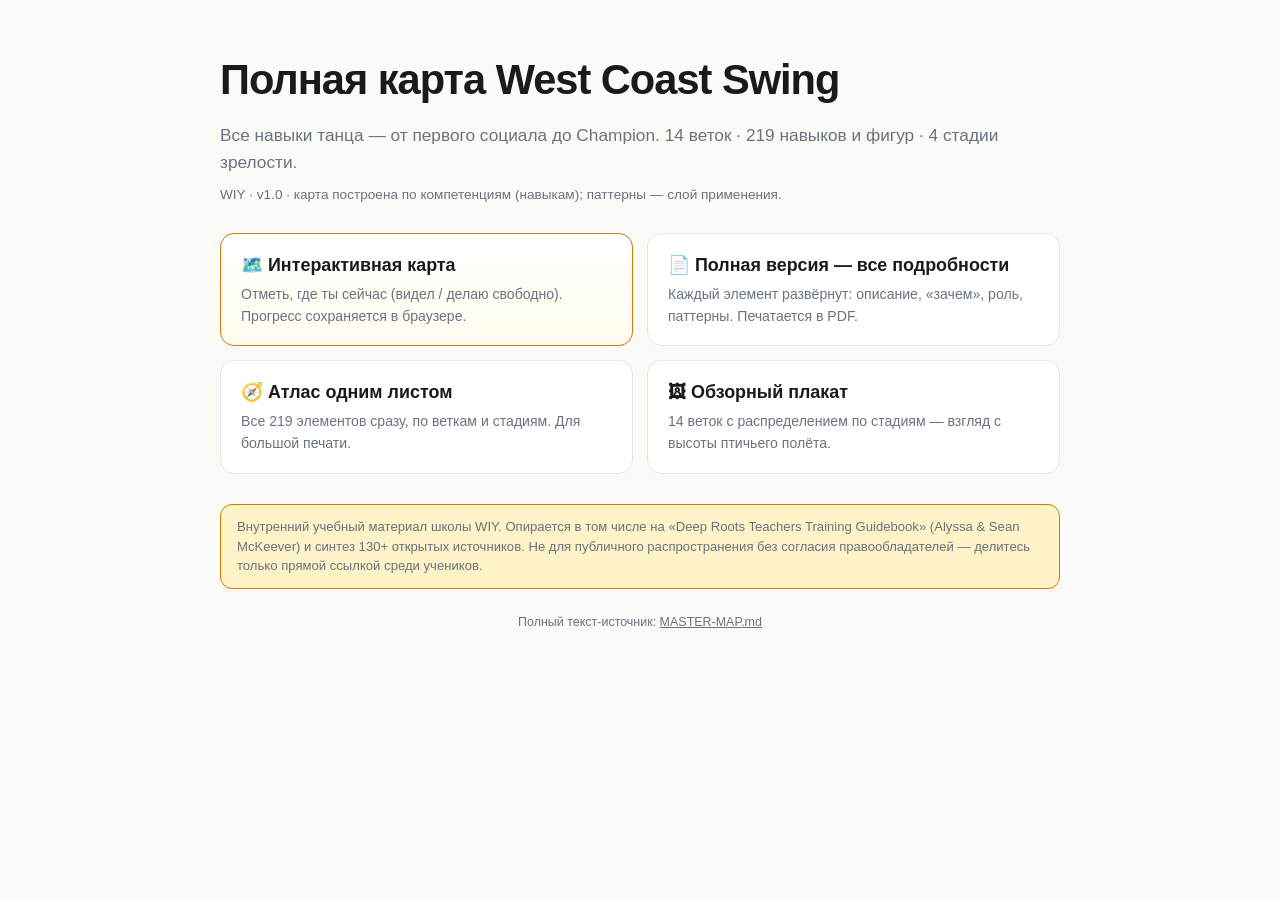
<file: index.html>
<!DOCTYPE html>
<html lang="ru">
<head>
<meta charset="UTF-8">
<meta name="robots" content="noindex, nofollow, noarchive">
<meta name="viewport" content="width=device-width, initial-scale=1.0">
<title>Карта West Coast Swing — WIY</title>
<style>
:root{--ink:#1a1a1a;--mut:#6b7280;--bord:#e5e7eb;--bg:#fafaf7;--card:#fff;--accent:#d97706;--accent-soft:#fef3c7}
@media(prefers-color-scheme:dark){:root{--ink:#f1f5f9;--mut:#94a3b8;--bord:#334155;--bg:#0f172a;--card:#1e293b;--accent:#f59e0b;--accent-soft:#422006}}
*{box-sizing:border-box}body{margin:0;font-family:-apple-system,BlinkMacSystemFont,"Segoe UI",Roboto,Helvetica,Arial,sans-serif;background:var(--bg);color:var(--ink);line-height:1.55}
.wrap{max-width:880px;margin:0 auto;padding:48px 20px 60px}
h1{font-size:clamp(1.8rem,5vw,2.6rem);margin:0 0 10px;letter-spacing:-1px}
.sub{color:var(--mut);font-size:1.08rem;margin:0 0 8px}
.meta{color:var(--mut);font-size:.85rem;margin:0 0 28px}
.grid{display:grid;gap:14px}
@media(min-width:640px){.grid{grid-template-columns:1fr 1fr}}
a.card{display:block;text-decoration:none;color:inherit;background:var(--card);border:1px solid var(--bord);border-radius:14px;padding:18px 20px;transition:.15s}
a.card:hover{border-color:var(--accent);transform:translateY(-2px)}
a.card .t{font-size:1.12rem;font-weight:700;margin-bottom:4px}
a.card .d{font-size:.88rem;color:var(--mut)}
a.card.primary{border-color:var(--accent);background:linear-gradient(180deg,var(--card),var(--accent-soft) 320%)}
.note{margin-top:30px;font-size:.82rem;color:var(--mut);background:var(--accent-soft);border:1px solid var(--accent);border-radius:12px;padding:12px 16px;line-height:1.5}
footer{margin-top:24px;color:var(--mut);font-size:.78rem;text-align:center}
</style>
</head>
<body><div class="wrap">
<h1>Полная карта West Coast Swing</h1>
<p class="sub">Все навыки танца — от первого социала до Champion. 14 веток · 219 навыков и фигур · 4 стадии зрелости.</p>
<p class="meta">WIY · v1.0 · карта построена по компетенциям (навыкам); паттерны — слой применения.</p>
<div class="grid">
<a class="card primary" href="master.html"><div class="t">🗺️ Интерактивная карта</div><div class="d">Отметь, где ты сейчас (видел / делаю свободно). Прогресс сохраняется в браузере.</div></a>
<a class="card" href="master-full.html"><div class="t">📄 Полная версия — все подробности</div><div class="d">Каждый элемент развёрнут: описание, «зачем», роль, паттерны. Печатается в PDF.</div></a>
<a class="card" href="master-atlas.svg"><div class="t">🧭 Атлас одним листом</div><div class="d">Все 219 элементов сразу, по веткам и стадиям. Для большой печати.</div></a>
<a class="card" href="master-poster.svg"><div class="t">🖼 Обзорный плакат</div><div class="d">14 веток с распределением по стадиям — взгляд с высоты птичьего полёта.</div></a>
</div>
<p class="note">Внутренний учебный материал школы WIY. Опирается в том числе на «Deep Roots Teachers Training Guidebook» (Alyssa &amp; Sean McKeever) и синтез 130+ открытых источников. Не для публичного распространения без согласия правообладателей — делитесь только прямой ссылкой среди учеников.</p>
<footer>Полный текст-источник: <a href="MASTER-MAP.md" style="color:var(--mut)">MASTER-MAP.md</a></footer>
</div></body></html>
</file>
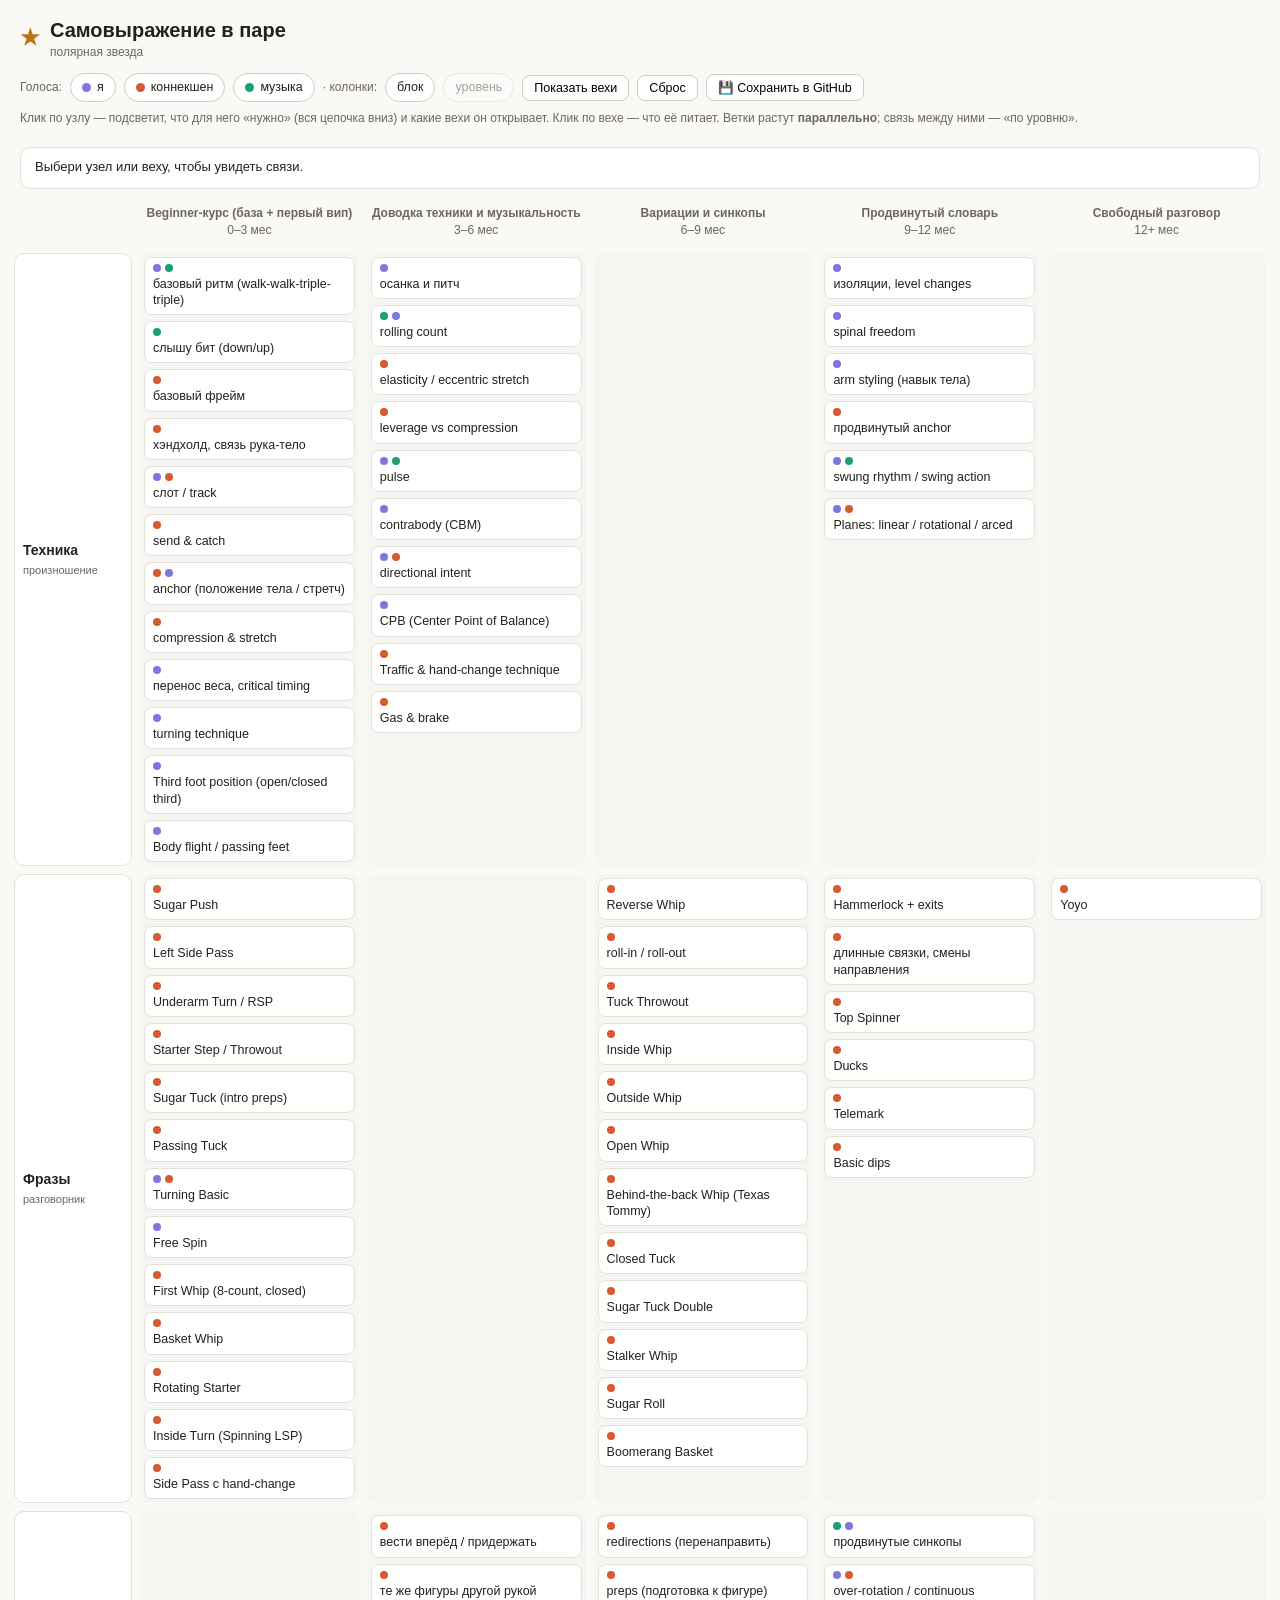
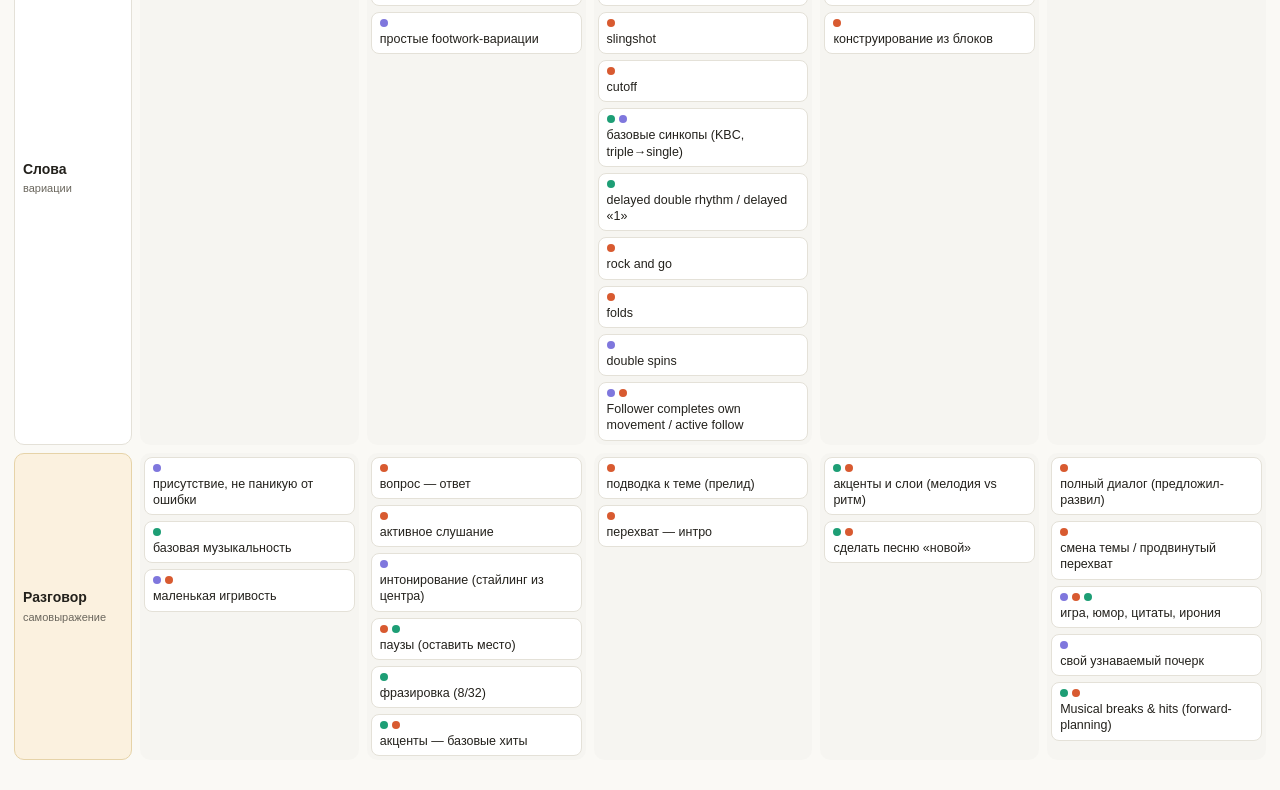
<file: dancer-graph/index.html>
<!DOCTYPE html>
<html lang="ru">
<head>
<meta charset="utf-8">
<meta name="viewport" content="width=device-width, initial-scale=1">
<title>Карта развития танцора WCS — граф</title>
<style>
  :root{
    --bg:#faf9f5; --panel:#ffffff; --ink:#23211c; --muted:#6b675e;
    --line:#e4e1d8; --line2:#cfccc2;
    --self:#7F77DD; --partner:#D85A30; --music:#1D9E75;
    --star:#BA7517; --req:#1D9E75; --gate:#BA7517;
  }
  *{box-sizing:border-box}
  body{margin:0;background:var(--bg);color:var(--ink);
    font-family:-apple-system,BlinkMacSystemFont,"Segoe UI",Roboto,Helvetica,Arial,sans-serif;
    font-size:14px;line-height:1.4}
  header{padding:16px 20px 10px}
  .star{display:flex;align-items:center;gap:10px;font-size:20px;font-weight:600}
  .star .badge{color:var(--star);font-size:22px}
  .star small{display:block;font-weight:400;font-size:12px;color:var(--muted)}
  .controls{display:flex;flex-wrap:wrap;gap:8px;align-items:center;margin-top:12px}
  .chip{border:1px solid var(--line2);background:var(--panel);border-radius:20px;
    padding:5px 11px;cursor:pointer;font-size:12.5px;user-select:none;display:inline-flex;align-items:center;gap:6px}
  .chip .dot{width:9px;height:9px;border-radius:50%}
  .chip.off{opacity:.4}
  .btn{border:1px solid var(--line2);background:var(--panel);border-radius:8px;padding:5px 11px;cursor:pointer;font-size:12.5px}
  .btn:hover{border-color:var(--ink)}
  .hint{color:var(--muted);font-size:12px;margin-top:8px}
  #info{margin:10px 20px;padding:10px 14px;background:var(--panel);border:1px solid var(--line);
    border-radius:10px;min-height:42px;font-size:13px}
  #info .k{color:var(--muted)}
  #info b{font-weight:600}
  #graph{position:relative;margin:6px 14px 30px;overflow-x:auto}
  svg.edges{position:absolute;inset:0;pointer-events:none;z-index:1;overflow:visible}
  .matrix{display:grid;grid-template-columns:118px repeat(3,minmax(190px,1fr));gap:8px;position:relative;z-index:2}
  .hcell{font-size:12px;color:var(--muted);font-weight:600;padding:6px 4px;text-align:center}
  .corner{}
  .blabel{display:flex;flex-direction:column;justify-content:center;padding:8px;border-radius:10px;
    background:var(--panel);border:1px solid var(--line);font-weight:600}
  .blabel small{font-weight:400;color:var(--muted);font-size:11px;margin-top:2px}
  .blabel.talk{background:#fbf1df;border-color:#e6d3a8}
  .cell{display:flex;flex-direction:column;gap:6px;padding:4px;border-radius:10px;
    background:rgba(0,0,0,.015);min-height:40px}
  .card{background:var(--panel);border:1px solid var(--line);border-radius:8px;padding:6px 8px;
    cursor:pointer;font-size:12.5px;line-height:1.3;transition:opacity .12s,border-color .12s}
  .card:hover{border-color:var(--line2)}
  .card .voices{display:flex;gap:4px;margin-bottom:4px}
  .card .vd{width:8px;height:8px;border-radius:50%}
  .vd.self{background:var(--self)} .vd.partner{background:var(--partner)} .vd.music{background:var(--music)}
  .card.active{border-color:var(--ink);box-shadow:0 0 0 2px var(--ink)}
  .card.req{border-color:var(--req);background:#eafaf2}
  .card.dim{opacity:.22}
  .card.voiceoff{opacity:.16;pointer-events:none}
  .ms-section{margin-top:14px}
  .ms-head{font-size:12px;color:var(--muted);font-weight:600;margin:0 4px 6px}
  .ms-grid{display:grid;grid-template-columns:repeat(auto-fill,minmax(220px,1fr));gap:8px}
  .ms-card{background:#fbf1df;border:1px solid #e6d3a8;border-radius:8px;padding:7px 9px;cursor:pointer;font-size:12.5px}
  .ms-card .ctx{font-size:11px;color:#8a6a1e;font-weight:600;text-transform:uppercase;letter-spacing:.03em}
  .ms-card.active{box-shadow:0 0 0 2px var(--gate)}
  .ms-card.dim{opacity:.25}
  .ms-card.req{border-color:var(--gate);background:#f7e6c4}
  .cell.drop-hover{outline:2px dashed var(--req);outline-offset:-2px;background:#eafaf2}
  .card[draggable="true"]{cursor:grab}
  .card.dragging{opacity:.4}
  .hidden{display:none}
</style>
</head>
<body>
<header>
  <div class="star"><span class="badge">★</span><span id="star-label">Самовыражение в паре<small id="star-sub">полярная звезда</small></span></div>
  <div class="controls" id="controls">
    <span style="font-size:12px;color:var(--muted)">Голоса:</span>
    <span class="chip" data-voice="self"><span class="dot" style="background:var(--self)"></span>я</span>
    <span class="chip" data-voice="partner"><span class="dot" style="background:var(--partner)"></span>коннекшен</span>
    <span class="chip" data-voice="music"><span class="dot" style="background:var(--music)"></span>музыка</span>
    <span style="font-size:12px;color:var(--muted)">· колонки:</span>
    <span class="chip" data-group="block">блок</span>
    <span class="chip off" data-group="level">уровень</span>
    <button class="btn" id="toggle-ms">Показать вехи</button>
    <button class="btn" id="reset">Сброс</button>
    <button class="btn" id="save-blocks">💾 Сохранить в GitHub</button>
    <span id="save-status" style="font-size:12px;color:var(--muted)"></span>
    <span id="order-status" style="font-size:12px"></span>
  </div>
  <div class="hint">Клик по узлу — подсветит, что для него «нужно» (вся цепочка вниз) и какие вехи он открывает. Клик по вехе — что её питает. Ветки растут <b>параллельно</b>; связь между ними — «по уровню».</div>
</header>

<div id="info">Выбери узел или веху, чтобы увидеть связи.</div>
<div id="order-banner" style="display:none;margin:0 20px 6px;padding:8px 12px;border:1px solid #e0b4b4;background:#fcebeb;border-radius:8px;font-size:13px;color:#A32D2D"></div>

<div id="graph">
  <svg class="edges" id="edges"><defs>
    <marker id="arrow" viewBox="0 0 10 10" refX="9" refY="5" markerWidth="7" markerHeight="7" orient="auto-start-reverse">
      <path d="M0,0 L10,5 L0,10 z" fill="#1D9E75"></path>
    </marker>
  </defs></svg>
  <div class="matrix" id="matrix"></div>
  <div class="ms-section hidden" id="ms-section">
    <div class="ms-head">Вехи, которые можно праздновать</div>
    <div class="ms-grid" id="ms-grid"></div>
  </div>
</div>

<script>
/* Данные встроены из graph-data.js (источник правды). Регенерация: inline.mjs */
/* Данные графа развития танцора WCS (v2).
   Источник правды для index.html. Структура — см. 01-schema.md.
   Голоса: self=я, partner=коннекшен, music=музыка.
   Источники: McK=McKeever, rep=рисёрч-репорт, map=карта 14 веток. */
window.WCS_GRAPH = {
  "star": {"label":"Самовыражение в паре","sub":"полярная звезда"},
  "voices": {"self":{"label":"я","color":"#7F77DD"},"partner":{"label":"коннекшен","color":"#D85A30"},"music":{"label":"музыка","color":"#1D9E75"}},
  "branches": [{"id":"tech","label":"Техника","sub":"произношение"},{"id":"phr","label":"Фразы","sub":"разговорник"},{"id":"word","label":"Слова","sub":"вариации"},{"id":"talk","label":"Разговор","sub":"самовыражение"}],
  "levels": [{"id":"Б","label":"Базовый"},{"id":"С","label":"Средний"},{"id":"П","label":"Продвинутый"}],
  "blocks": [{"id":"b1","months":"0–3 мес","label":"Beginner-курс (база + первый вип)"},{"id":"b2","months":"3–6 мес","label":"Доводка техники и музыкальность"},{"id":"b3","months":"6–9 мес","label":"Вариации и синкопы"},{"id":"b4","months":"9–12 мес","label":"Продвинутый словарь"},{"id":"b5","months":"12+ мес","label":"Свободный разговор"}],
  "skills": [
    {"id":"tech-basic-rhythm","label":"базовый ритм (walk-walk-triple-triple)","branch":"tech","level":"Б","voices":["self","music"],"needs":[],"src":"McK,rep","desc":"Базовый ритм WCS walk-walk-triple-step (1-2-3&4-5&6): лид стартует с левой, фоллоу с правой. McKeever советует сначала прохлопать ритм, а потом ставить в ноги.","block":"b1"},
    {"id":"tech-hear-beat","label":"слышу бит (down/up)","branch":"tech","level":"Б","voices":["music"],"needs":[],"src":"McK","desc":"Слышу метроном песни: bass drum это down beat (нечётные 1,3,5,7), snare/clap это upbeat (чётные 2,4,6,8). Низкий жест рукой на down, высокий на up: «Boom tick Boom & Tick».","block":"b1"},
    {"id":"tech-posture","label":"осанка и питч","branch":"tech","level":"С","voices":["self"],"needs":[],"src":"rep","desc":"Осанка и питч корпуса: вертикальная организация тела как первый из 8 personal movement skills (pitch → posture → footwork…) школы Swing Literacy, основа всей сольной механики.","block":"b2"},
    {"id":"tech-frame","label":"базовый фрейм","branch":"tech","level":"Б","voices":["partner"],"needs":[],"src":"McK","desc":"Базовый фрейм: позиция и тонус рук/корпуса, через который проходят сигналы. Лид более динамичный (cushion и follow through), фоллоу более постоянный с буфером для чёткой связи рука-тело.","block":"b1"},
    {"id":"tech-handhold","label":"хэндхолд, связь рука-тело","branch":"tech","level":"Б","voices":["partner"],"needs":["tech-frame"],"src":"McK","desc":"Хэндхолд и связь рука-тело: средние пальцы перекрываются на первой фаланге, остальные подгибаются в полуцилиндр. Хват работает как рукоятка тела, отсюда «открывание/закрывание дверей».","block":"b1"},
    {"id":"tech-slot","label":"слот / track","branch":"tech","level":"Б","voices":["self","partner"],"needs":[],"src":"McK,map","desc":"Слот (track): прямая линия 8-10 футов, по которой ходит фоллоу как Primary Mover, а лид остаётся впереди или открывает двери влево/вправо. Pass vs Push: пропустить и поймать на другой стороне.","block":"b1"},
    {"id":"tech-send-catch","label":"send & catch","branch":"tech","level":"Б","voices":["partner"],"needs":["tech-frame"],"src":"McK","desc":"Send & Catch: лид начинает паттерн и создаёт момент, шагая назад вниз по слоту на счёт 1, фоллоу продолжает движение с ровным темпом, пока его не остановят или перенаправят, добавляя ротацию для ориентации на лида.","block":"b1"},
    {"id":"tech-anchor","label":"anchor (положение тела / стретч)","branch":"tech","level":"Б","voices":["partner","self"],"needs":["tech-send-catch"],"src":"McK,rep","desc":"Anchor: момент, где лид и фоллоу создают эластичный стретч в оппозиции, завершающий один паттерн и перенаправляющий фоллоу в новое движение. Всегда на последнем чётном счёте (6 или 8), стартует новый паттерн на следующий down beat.","block":"b1"},
    {"id":"tech-comp-stretch","label":"compression & stretch","branch":"tech","level":"Б","voices":["partner"],"needs":["tech-anchor"],"src":"McK","desc":"Compression & stretch (lean in, sit back): WCS дефолтит в оппозицию. Партнёры наклоняются друг к другу (A-frame), затем отправляют бёдра и спину назад в leveraged counter (V-frame), с cushioning на входе в компрессию и выходе в leverage.","block":"b1"},
    {"id":"tech-weight-transfer","label":"перенос веса, critical timing","branch":"tech","level":"С","voices":["self"],"needs":["tech-basic-rhythm"],"src":"McK","desc":"Перенос веса и critical timing: посыл и приём, нога толкается от пола; цикл Strike, Transfer, Complete, Prepare. Вес переносится постепенно через долю (heavy-light-light), а не разом в начале счёта.","block":"b1"},
    {"id":"tech-rolling-count","label":"rolling count","branch":"tech","level":"С","voices":["music","self"],"needs":["tech-weight-transfer"],"src":"rep,McK","desc":"Rolling count (система Universal Unit Skippy Blair / GSDTA): непрерывный синкопированный счёт через Unit Card System как инструмент тайминга и креативного ритма, даёт движение вне доли (off-beat).","block":"b2"},
    {"id":"tech-elasticity","label":"elasticity / eccentric stretch","branch":"tech","level":"С","voices":["partner"],"needs":["tech-comp-stretch"],"src":"rep,McK","desc":"Elasticity / eccentric stretch: эластичная связь как «резинка» вместо push-pull Линди/Сальсы; eccentric растяжение через Chair Drill, оппозиция и резистивный релиз вместо жёсткого упора.","block":"b2"},
    {"id":"tech-leverage","label":"leverage vs compression","branch":"tech","level":"С","voices":["partner"],"needs":["tech-elasticity"],"src":"rep","desc":"Leverage против compression: две половины эластичной связи WCS, растяжение (leverage через counterweight) и сжатие (compression). Различение того, когда тянуть, а когда поджимать в counter.","block":"b2"},
    {"id":"tech-pulse","label":"pulse","branch":"tech","level":"С","voices":["self","music"],"needs":["tech-rolling-count"],"src":"rep","desc":"Pulse: непрерывная ритмическая компрессия-растяжение тела, дающая WCS «свинговое» дыхание и связь с backbone музыки. Это не КОГДА шаг (timing), а КАК тело дышит с долей, акцентируя down/up beat.","block":"b2"},
    {"id":"tech-turning","label":"turning technique","branch":"tech","level":"С","voices":["self"],"needs":["tech-basic-rhythm"],"src":"rep","desc":"Turning technique: механика поворотов и спинов, баланс на CPB и подготовка к фигурам с ротацией (turning basic, free spin, double spins). Один из 8 personal movement skills.","block":"b1"},
    {"id":"tech-contrabody","label":"contrabody (CBM)","branch":"tech","level":"С","voices":["self"],"needs":["tech-posture"],"src":"rep","desc":"Contrabody (CBM): transverse opposition корпуса, противонаправленное вращение плеч и бёдер. Часть spinal freedom; седьмой из 8 personal movement skills Swing Literacy.","block":"b2"},
    {"id":"tech-direction","label":"directional intent","branch":"tech","level":"С","voices":["self","partner"],"needs":["tech-anchor"],"src":"McK","desc":"Directional intent: свинг танцуется с намерением вверх или вниз по слоту, ища оппозицию с партнёром, почти без моментов вертикального покоя спины. Держит связь активной и включает tonic-мышцы (psoas).","block":"b2"},
    {"id":"tech-isolations","label":"изоляции, level changes","branch":"tech","level":"П","voices":["self"],"needs":["tech-contrabody"],"src":"rep","desc":"Изоляции и смены уровня: контроль отдельных частей тела и level changes как продвинутый сольный стайлинг, надстройка над contrabody и spinal freedom.","block":"b4"},
    {"id":"tech-spinal","label":"spinal freedom","branch":"tech","level":"П","voices":["self"],"needs":["tech-contrabody"],"src":"McK","desc":"Spinal freedom: flexion и extension позвоночника, transverse opposition (contrabody) и spinal circles, дающие телу свободу и объём движения на продвинутом уровне.","block":"b4"},
    {"id":"tech-arm-styling","label":"arm styling (навык тела)","branch":"tech","level":"П","voices":["self"],"needs":["tech-turning"],"src":"rep","desc":"Arm styling как навык тела: оформление рук из центра, восьмой и финальный из 8 personal movement skills Swing Literacy (pitch → … → arm styling), надстройка над поворотами.","block":"b4"},
    {"id":"tech-adv-anchor","label":"продвинутый anchor","branch":"tech","level":"П","voices":["partner"],"needs":["tech-elasticity"],"src":"rep","desc":"Продвинутый anchor: переход от фиксированного ритма к anchor как положению тела и состоянию связи, с вариациями и игрой на эластичности, а не заученному foot pattern.","block":"b4"},
    {"id":"tech-swung","label":"swung rhythm / swing action","branch":"tech","level":"П","voices":["self","music"],"needs":["tech-pulse"],"src":"McK","desc":"Swung rhythm / swing action: синкопированный side dominant triple с pendulum-действием в теле и качанием бедра через перенос веса, дающий WCS его «свинг».","block":"b4"},
    {"id":"phr-sugar-push","label":"Sugar Push","branch":"phr","level":"Б","voices":["partner"],"needs":["tech-anchor","tech-send-catch"],"src":"McK,rep","desc":"Sugar Push (Push Break): 6-счётная фигура на компрессии. Лид шагает назад на 1, собирается в open third на 2, поджимает в closed third на 3& предлагая cushion-компрессию, шлёт фоллоу обратно на 4 и оседает в anchor на 5&6.","block":"b1"},
    {"id":"phr-lsp","label":"Left Side Pass","branch":"phr","level":"Б","voices":["partner"],"needs":["tech-slot"],"src":"McK,rep","desc":"Left Side Pass: партнёры меняются местами мимо левой стороны лида. Лид шагает вниз по слоту на 1, открывает слот слева на 2; фоллоу проходит, скрещивая левую перед правой на «&» счёта 3, лид встаёт назад на 4 и притормаживает в anchor.","block":"b1"},
    {"id":"phr-uat","label":"Underarm Turn / RSP","branch":"phr","level":"Б","voices":["partner"],"needs":["phr-lsp"],"src":"McK,rep","desc":"Underarm Turn (RSP): лид открывает правую сторону, поднимает левую руку выше глаз фоллоу, разворачивает ладонь, пальцы указывают через лицо фоллоу (inside turn), создаёт «окно» и halo вокруг головы; фоллоу разворачивается на 180° к лиду.","block":"b1"},
    {"id":"phr-starter","label":"Starter Step / Throwout","branch":"phr","level":"Б","voices":["partner"],"needs":["tech-basic-rhythm"],"src":"rep,McK","desc":"Starter Step / Throwout (Triple Rhythm Break у Skippy Blair): стартовый паттерн-«запуск», открывающий танец из закрытой/базовой позиции в слот; первый паттерн на уроке Beginner+.","block":"b1"},
    {"id":"phr-sugar-tuck","label":"Sugar Tuck (intro preps)","branch":"phr","level":"С","voices":["partner"],"needs":["phr-sugar-push","tech-turning"],"src":"McK","desc":"Sugar Tuck: первое знакомство с preps (подготовкой к фигуре). Из шугар-пуша лид через компрессию «подворачивает» фоллоу с подготовкой к повороту. Beginner+ паттерн у McKeever. Синоним: Lazy Man Tuck (JT).","block":"b1"},
    {"id":"phr-passing-tuck","label":"Passing Tuck","branch":"phr","level":"С","voices":["partner"],"needs":["phr-sugar-tuck"],"src":"McK","desc":"Passing Tuck: tuck, совмещённый с проходом по слоту, фоллоу подворачивается и проходит дальше; развитие sugar tuck из списка Beginner+ McKeever. Синоним: Traveling Tuck.","block":"b1"},
    {"id":"phr-turning-basic","label":"Turning Basic","branch":"phr","level":"С","voices":["self","partner"],"needs":["tech-turning"],"src":"McK","desc":"Turning Basic: базовый паттерн с поворотом на основе turning technique; вводит ротацию в знакомую базовую структуру. Beginner+ у McKeever.","block":"b1"},
    {"id":"phr-free-spin","label":"Free Spin","branch":"phr","level":"С","voices":["self"],"needs":["tech-turning"],"src":"McK","desc":"Free Spin: фоллоу получает автономный спин с РАЗРЫВОМ коннекта (рука отпускается). НЕ синоним Inside Turn / Spinning Left Side Pass — там связь сохраняется. Beginner+ у McKeever.","block":"b1"},
    {"id":"phr-first-whip","label":"First Whip (8-count, closed)","branch":"phr","level":"С","voices":["partner"],"needs":["tech-frame","tech-comp-stretch"],"src":"McK,rep","desc":"First Whip (8-count, closed): структурная точка перегиба куррикулума — вводит закрытую позицию и 8-счётный ритм. Никогда не первый урок, обычно урок 5-11. Требует фрейма и compression/stretch.","block":"b1"},
    {"id":"phr-basket-whip","label":"Basket Whip","branch":"phr","level":"С","voices":["partner"],"needs":["phr-first-whip"],"src":"McK","desc":"Basket Whip: вариация випа с переходом в basket-позицию; одна из первых whip-вариаций списка Beginner+ McKeever.","block":"b1"},
    {"id":"phr-reverse-whip","label":"Reverse Whip","branch":"phr","level":"П","voices":["partner"],"needs":["phr-first-whip"],"src":"McK","desc":"Reverse Whip: вип в обратном направлении вращения; надстройка над first whip (McKeever: «Reverse Whip + variations»).","block":"b3"},
    {"id":"phr-hammerlock","label":"Hammerlock + exits","branch":"phr","level":"П","voices":["partner"],"needs":["phr-first-whip"],"src":"McK","desc":"Hammerlock + exits: Advanced-фигура с заведением руки за спину и выходами в basket или shadow позиции; одна из вершин паттерн-вокабуляра McKeever.","block":"b4"},
    {"id":"phr-long-combos","label":"длинные связки, смены направления","branch":"phr","level":"П","voices":["partner"],"needs":[],"src":"rep","desc":"Длинные связки со сменами направления: композиции из нескольких паттернов и continuous-вариаций, продвинутый уровень применения вокабуляра.","block":"b4"},
    {"id":"word-send-vs-push","label":"вести вперёд / придержать","branch":"word","level":"Б","voices":["partner"],"needs":["tech-send-catch"],"src":"McK","desc":"Вести вперёд против придержать: базовый выбор лида внутри Send & Catch — пропустить фоллоу через слот (pass) или поймать впереди и отправить назад (push); основа чёткого, не размытого лида.","block":"b2"},
    {"id":"word-other-hand","label":"те же фигуры другой рукой","branch":"word","level":"Б","voices":["partner"],"needs":["phr-lsp"],"src":"McK","desc":"Те же фигуры другой рукой: использование разных рук для одних и тех же паттернов, расширяющее вход и выход; пункт списка Beginner+ McKeever.","block":"b2"},
    {"id":"word-footwork-var","label":"простые footwork-вариации","branch":"word","level":"Б","voices":["self"],"needs":["tech-basic-rhythm"],"src":"rep","desc":"Простые footwork-вариации: мелкие сольные вариации работы ног (например на anchor) внутри знакомых паттернов; первый слой самовыражения в базе.","block":"b2"},
    {"id":"word-redirections","label":"redirections (перенаправить)","branch":"word","level":"С","voices":["partner"],"needs":["phr-passing-tuck"],"src":"rep,McK","desc":"Redirections: перенаправление движения фоллоу в середине паттерна, изменение траектории через связь; основа side redirect и продвинутого ведения.","block":"b3"},
    {"id":"word-preps","label":"preps (подготовка к фигуре)","branch":"word","level":"С","voices":["partner"],"needs":["phr-sugar-tuck"],"src":"McK","desc":"Preps: подготовка к фигуре — короткий сигнал/набор момента перед поворотом или подворотом (введён через sugar tuck), позволяющий фоллоу прочитать намерение заранее.","block":"b3"},
    {"id":"phr-roll","label":"roll-in / roll-out","branch":"phr","level":"С","voices":["partner"],"needs":["tech-comp-stretch","tech-elasticity"],"src":"rep","desc":"Roll-in / roll-out: одна фигура — фоллоу вкручивается к лиду в обнимающую sweetheart-позицию (roll-in) и выкручивается обратно в открытую (roll-out) через компрессию и эластичную связь. Синонимы: Sweetheart, Cuddle, Wrap, Inside Roll (одно и то же). YoYo — вариация. Shadow — другое.","block":"b3"},
    {"id":"word-slingshot","label":"slingshot","branch":"word","level":"С","voices":["partner"],"needs":["phr-passing-tuck"],"src":"McK","desc":"Slingshot: фигура с накоплением стретча и «выстреливанием» фоллоу обратно по слоту как из рогатки; Intermediate-вокабуляр McKeever.","block":"b3"},
    {"id":"word-cutoff","label":"cutoff","branch":"word","level":"С","voices":["partner"],"needs":["phr-passing-tuck"],"src":"McK","desc":"Cutoff: лид «обрезает» движение фоллоу, останавливая/перенаправляя проход; Intermediate-вокабуляр McKeever.","block":"b3"},
    {"id":"word-basic-sync","label":"базовые синкопы (KBC, triple→single)","branch":"word","level":"С","voices":["music","self"],"needs":["tech-rolling-count","tech-weight-transfer"],"src":"McK","desc":"Базовые синкопы: secret handshake, KBC anchor, замена triples на singles, triple в 1. Изменение дефолтного ритма паттерна на знакомом вокабуляре. Intermediate у McKeever.","block":"b3"},
    {"id":"word-delayed","label":"delayed double rhythm / delayed «1»","branch":"word","level":"С","voices":["music"],"needs":["tech-rolling-count"],"src":"McK","desc":"Delayed double rhythm / delayed «1»: намеренная задержка движения и доли (отложенный первый счёт), создающая контраст; Intermediate-синкопа у McKeever.","block":"b3"},
    {"id":"word-rock-and-go","label":"rock and go","branch":"word","level":"С","voices":["partner"],"needs":["phr-passing-tuck"],"src":"McK","desc":"Rock and Go: rock-step с последующим продолжением движения, вариативная замена входа в паттерн; базовый Intermediate-приём McKeever.","block":"b3"},
    {"id":"word-folds","label":"folds","branch":"word","level":"С","voices":["partner"],"needs":["phr-passing-tuck"],"src":"McK","desc":"Folds: семейство «складок» — заведений руки/корпуса (база hammerlock и sweetheart-позиций); Intermediate-вокабуляр McKeever.","block":"b3"},
    {"id":"word-double-spins","label":"double spins","branch":"word","level":"С","voices":["self"],"needs":["tech-turning"],"src":"McK","desc":"Double spins: два оборота подряд в повороте фоллоу, надстройка над turning technique; Intermediate-вокабуляр McKeever.","block":"b3"},
    {"id":"word-adv-sync","label":"продвинутые синкопы","branch":"word","level":"П","voices":["music","self"],"needs":["word-basic-sync"],"src":"McK","desc":"Продвинутые синкопы: сложные ритмические замены и наслоения поверх базовых синкоп; Advanced-уровень McKeever.","block":"b4"},
    {"id":"word-over-rotation","label":"over-rotation / continuous","branch":"word","level":"П","voices":["self","partner"],"needs":["word-rock-and-go"],"src":"McK","desc":"Over-rotation / continuous: продвинутые rock-and-go вариации с перекруткой, например continuous roll in/out или sugar tuck с behind-the-back сменой руки и redirect в fold. Advanced у McKeever.","block":"b4"},
    {"id":"word-construct","label":"конструирование из блоков","branch":"word","level":"П","voices":["partner"],"needs":["phr-first-whip"],"src":"map","desc":"Конструирование из блоков: сборка фигур из элементов (entry → body action → anchor) и переходов как конструктора, продвинутый навык построения паттернов из карты компетенций.","block":"b4"},
    {"id":"talk-call-response","label":"вопрос — ответ","branch":"talk","level":"Б","voices":["partner"],"needs":["phr-lsp"],"src":"McK,map","desc":"Вопрос — ответ: метафора call-and-response как суть диалога лид-фоллоу; лид «спрашивает», фоллоу «отвечает». В классе McKeever это и пед-приём (учитель задаёт вопросы, класс отвечает).","block":"b2"},
    {"id":"talk-presence","label":"присутствие, не паникую от ошибки","branch":"talk","level":"Б","voices":["self"],"needs":[],"src":"rep","desc":"Присутствие: не паниковать от ошибки, оставаться в моменте и в контакте. Playful social mindset первой стадии — «главное не идеально, а с удовольствием и в связи».","block":"b1"},
    {"id":"talk-basic-music","label":"базовая музыкальность","branch":"talk","level":"Б","voices":["music"],"needs":["tech-hear-beat"],"src":"McK","desc":"Базовая музыкальность: связь с backbone музыки, чёткий тайминг и различение down beat от upbeat (pulse and accent), на основе слышимого метронома.","block":"b1"},
    {"id":"talk-playfulness","label":"маленькая игривость","branch":"talk","level":"Б","voices":["self","partner"],"needs":[],"src":"map","desc":"Маленькая игривость: первые проблески игрового отношения к танцу в безопасных рамках, до полноценной импровизации; ранний playful mindset из карты.","block":"b1"},
    {"id":"talk-listening","label":"активное слушание","branch":"talk","level":"С","voices":["partner"],"needs":["tech-elasticity"],"src":"McK,rep","desc":"Активное слушание партнёра: чтение стретча и компрессии телом, а не мозгом, отклик на тон связи. McKeever строит и в классе среду active listening (вопросы, отклик, индивидуальный контакт).","block":"b2"},
    {"id":"talk-intonation","label":"интонирование (стайлинг из центра)","branch":"talk","level":"С","voices":["self"],"needs":["tech-contrabody"],"src":"rep,map","desc":"Интонирование: стайлинг из центра как «окраска» движения, intention перед стилем («стиль рождается из техники»); свой оттенок на знакомом вокабуляре через contrabody/spinal freedom.","block":"b2"},
    {"id":"talk-pauses","label":"паузы (оставить место)","branch":"talk","level":"С","voices":["partner","music"],"needs":["talk-basic-music"],"src":"rep","desc":"Паузы: оставить место в танце, ghost-beats и holds, не заполнять каждую долю движением; контраст и дыхание во фразе.","block":"b2"},
    {"id":"talk-phrasing","label":"фразировка (8/32)","branch":"talk","level":"С","voices":["music"],"needs":["talk-basic-music"],"src":"McK","desc":"Фразировка: понимание 4/4 тактов, восьмёрок, minor и major музыкальных фраз (8/32 счёта) и привязка действий к структуре песни.","block":"b2"},
    {"id":"talk-prelead","label":"подводка к теме (прелид)","branch":"talk","level":"С","voices":["partner"],"needs":["word-preps"],"src":"McK","desc":"Подводка к теме (прелид): расширение preps до коммуникативного намёка — заранее «анонсировать» партнёру, к чему ведёшь, чтобы предложение было читаемым.","block":"b3"},
    {"id":"talk-hijack-intro","label":"перехват — интро","branch":"talk","level":"С","voices":["partner"],"needs":["word-redirections"],"src":"rep,map","desc":"Перехват — интро: первые follower-initiated моменты, где фоллоу инициирует стретч/связь и берёт инициативу через redirections; начало равноправного диалога.","block":"b3"},
    {"id":"talk-accents","label":"акценты — базовые хиты","branch":"talk","level":"С","voices":["music","partner"],"needs":["talk-phrasing"],"src":"McK","desc":"Акценты — базовые хиты: показ контраста между down beat и upbeat, попадание в простые акценты/брейки музыки; pulse and accent как backbone музыкальности.","block":"b2"},
    {"id":"talk-dialogue","label":"полный диалог (предложил-развил)","branch":"talk","level":"П","voices":["partner"],"needs":["talk-listening"],"src":"map","desc":"Полный диалог (предложил-развил): зрелая musical conversation в паре — call-and-response, где предложение одного развивается другим; продвинутая стадия импровизации вдвоём.","block":"b5"},
    {"id":"talk-change-topic","label":"смена темы / продвинутый перехват","branch":"talk","level":"П","voices":["partner"],"needs":["word-construct"],"src":"map","desc":"Смена темы / продвинутый перехват: переключение направления диалога в паре через реконфигурацию паттернов в реальном времени и инициативу любой роли.","block":"b5"},
    {"id":"talk-layers","label":"акценты и слои (мелодия vs ритм)","branch":"talk","level":"П","voices":["music","partner"],"needs":["talk-accents"],"src":"rep","desc":"Акценты и слои: игра с разными слоями музыки (мелодия против ритма), matching instruments & texture, выбор за каким голосом песни следовать.","block":"b4"},
    {"id":"talk-play","label":"игра, юмор, цитаты, ирония","branch":"talk","level":"П","voices":["self","partner","music"],"needs":[],"src":"map","desc":"Игра, юмор, цитаты, ирония: высший слой импровизации и self-expression — игровое нарушение ожиданий и «характер» в танце без вреда партнёру.","block":"b5"},
    {"id":"talk-song-new","label":"сделать песню «новой»","branch":"talk","level":"П","voices":["music","partner"],"needs":["talk-phrasing"],"src":"rep","desc":"Сделать песню «новой»: song mapping и проактивное слушание, чтобы интерпретировать знакомую музыку свежо через forward-planning к брейкам и динамике.","block":"b4"},
    {"id":"talk-own-voice","label":"свой узнаваемый почерк","branch":"talk","level":"П","voices":["self"],"needs":["talk-intonation"],"src":"map","desc":"Свой узнаваемый почерк: personal style по формуле Technique → Intention → Repetition, выражение без затрат внимания (presence of mind); вершина self-expression.","block":"b5"},
    {"id":"tech-third-foot","label":"Third foot position (open/closed third)","branch":"tech","level":"Б","voices":["self"],"needs":["tech-anchor"],"src":"McK","desc":"Третья позиция стопы: одна нога впереди (носок к партнёру), другая сзади под ~45°. Open third — стопы врозь, closed third — собраны, пятка перед сводом задней. База anchor-степа и почти каждого паттерна.","block":"b1"},
    {"id":"tech-body-flight","label":"Body flight / passing feet","branch":"tech","level":"Б","voices":["self"],"needs":["tech-basic-rhythm"],"src":"McK","desc":"Body flight: перенос ритма в перемещение, проходя внутреннюю стопу впереди (не зацепляя позади) во время триплов. McKeever отрабатывает это, водя класс по кругу line of dance вперёд, назад и со сменой направления.","block":"b1"},
    {"id":"tech-cpb","label":"CPB (Center Point of Balance)","branch":"tech","level":"С","voices":["self"],"needs":["tech-weight-transfer"],"src":"map","desc":"CPB — центральная точка баланса, от которой генерируется всё движение WCS; лид идёт от CPB (бедро/плечо назад на счёт 2). Танец «от CPB» невозможен при tap-step вместо триплов.","block":"b2"},
    {"id":"tech-traffic-hand","label":"Traffic & hand-change technique","branch":"tech","level":"С","voices":["partner"],"needs":["tech-handhold","phr-uat"],"src":"McK","desc":"Техника «трафика» и смены рук: лид поднимает руку выше глаз фоллоу, разворачивает ладонь наружу, пальцы по направлению поворота, создаёт «окно» во фрейме и halo вокруг головы; рука фоллоу остаётся цилиндром вокруг двух пальцев лида.","block":"b2"},
    {"id":"tech-planes","label":"Planes: linear / rotational / arced","branch":"tech","level":"П","voices":["self","partner"],"needs":["tech-leverage"],"src":"McK","desc":"Плоскости движения и связи: linear (вдоль слота), rotational (вращательная) и arced (дуговая). Из connection dynamics Module 2 наряду с dimension of frame и gas & brake.","block":"b4"},
    {"id":"tech-gas-brake","label":"Gas & brake","branch":"tech","level":"С","voices":["partner"],"needs":["tech-comp-stretch"],"src":"McK","desc":"Gas & brake: управление ускорением и торможением движения партнёра через связь — «газ» разгоняет фоллоу, «тормоз» гасит к anchor. Концепт connection dynamics Module 2.","block":"b2"},
    {"id":"phr-tuck-throwout","label":"Tuck Throwout","branch":"phr","level":"С","voices":["partner"],"needs":["phr-sugar-tuck","phr-starter"],"src":"rep","desc":"Tuck Throwout: подворот (tuck) с последующим «выбросом» фоллоу обратно в слот, объединяющий prep и throwout; L2-вариант семейства tuck.","block":"b3"},
    {"id":"phr-yoyo","label":"Yoyo","branch":"phr","level":"П","voices":["partner"],"needs":["phr-roll"],"src":"rep","desc":"Yoyo: вариация roll-in/roll-out — фоллоу уходит и возвращается «туда-сюда» как йо-йо, на накоплении и возврате стретча. L3.","block":"b5"},
    {"id":"phr-top-spinner","label":"Top Spinner","branch":"phr","level":"П","voices":["partner"],"needs":["word-double-spins"],"src":"McK","desc":"Top Spinner: Advanced-фигура с серией спинов фоллоу «волчком», надстройка над double spins; пункт Advanced-списка McKeever.","block":"b4"},
    {"id":"phr-ducks","label":"Ducks","branch":"phr","level":"П","voices":["partner"],"needs":["tech-traffic-hand"],"src":"McK","desc":"Ducks: Advanced-фигура с «нырком» под руку (duck) и сменой связи; пункт Advanced-списка McKeever.","block":"b4"},
    {"id":"phr-telemark","label":"Telemark","branch":"phr","level":"П","voices":["partner"],"needs":["phr-first-whip"],"src":"McK","desc":"Telemark: продвинутая ротационная фигура (заимствование из бального), смена направления через совместный поворот в закрытой связи; Advanced у McKeever.","block":"b4"},
    {"id":"phr-dips","label":"Basic dips","branch":"phr","level":"П","voices":["partner"],"needs":["tech-leverage"],"src":"McK","desc":"Basic dips: базовые наклоны/провалы фоллоу с поддержкой веса; вводятся только на Advanced и требуют trusted-партнёра. Пункт Advanced-списка McKeever.","block":"b4"},
    {"id":"word-follow-complete","label":"Follower completes own movement / active follow","branch":"word","level":"С","voices":["self","partner"],"needs":["tech-anchor"],"src":"map","desc":"Фоллоу как Primary Mover завершает собственное движение: владеет своим перемещением, стретчем и стайлингом, продолжает заданное направление с ровным темпом до остановки/редиректа, а не ждёт «таскания» лидом.","block":"b3"},
    {"id":"talk-hits-breaks","label":"Musical breaks & hits (forward-planning)","branch":"talk","level":"П","voices":["music","partner"],"needs":["talk-accents","talk-phrasing"],"src":"map","desc":"Хиты на брейках через forward-planning: заранее услышать брейк/акцент в структуре песни и спланировать совместное попадание в него, добавив стайлинг на словах. Продвинутая стадия музыкальности карты.","block":"b5"},
    {"id":"phr-rotating-starter","label":"Rotating Starter","branch":"phr","level":"С","voices":["partner"],"needs":["phr-starter"],"src":"rep","desc":"Rotating Starter: вариация Starter Step — фоллоу выводится в другую сторону, чем в обычном стартере.","block":"b1"},
    {"id":"phr-inside-turn","label":"Inside Turn (Spinning LSP)","branch":"phr","level":"С","voices":["partner"],"needs":["phr-lsp"],"src":"McK","desc":"Inside Turn / Spinning Left Side Pass: LSP с поворотом фоллоу при СОХРАНЕНИИ связи (в отличие от Free Spin, где связь рвётся).","block":"b1"},
    {"id":"phr-whip-inside","label":"Inside Whip","branch":"phr","level":"П","voices":["partner"],"needs":["phr-first-whip"],"src":"McK","desc":"Inside Whip (inside turn): вип с внутренним поворотом фоллоу. Вариация first whip (McKeever: whip variations).","block":"b3"},
    {"id":"phr-whip-outside","label":"Outside Whip","branch":"phr","level":"П","voices":["partner"],"needs":["phr-first-whip"],"src":"McK","desc":"Outside Whip (outside turn): вип с внешним поворотом фоллоу. Вариация first whip.","block":"b3"},
    {"id":"phr-whip-open","label":"Open Whip","branch":"phr","level":"П","voices":["partner"],"needs":["phr-first-whip"],"src":"McK","desc":"Open Whip: вип в открытой позиции (без закрытия). Вариация first whip.","block":"b3"},
    {"id":"phr-whip-behind","label":"Behind-the-back Whip (Texas Tommy)","branch":"phr","level":"П","voices":["partner"],"needs":["phr-first-whip"],"src":"McK","desc":"Whip со сменой руки за спиной; в раунд-дансе зовётся Texas Tommy. Вариация first whip.","block":"b3"},
    {"id":"phr-closed-tuck","label":"Closed Tuck","branch":"phr","level":"С","voices":["partner"],"needs":["phr-sugar-tuck"],"src":"rep","desc":"Closed Tuck: tuck-вариант, где фоллоу подворачивается в закрытую позицию. Семейство tuck (report L2).","block":"b3"},
    {"id":"phr-sugar-tuck-double","label":"Sugar Tuck Double","branch":"phr","level":"С","voices":["partner"],"needs":["phr-sugar-tuck"],"src":"rep","desc":"Sugar Tuck Double: удвоенный подворот на базе sugar tuck. Семейство tuck (report L2).","block":"b3"},
    {"id":"phr-handchange","label":"Side Pass с hand-change","branch":"phr","level":"С","voices":["partner"],"needs":["phr-uat"],"src":"McK","desc":"Side Pass / Underarm Turn со сменой руки (hand change) во время прохода. Вариант side-pass (report L2; JT «Underarm Turn with Hand Change»).","block":"b1"},
    {"id":"phr-whip-stalker","label":"Stalker Whip","branch":"phr","level":"П","voices":["partner"],"needs":["phr-first-whip"],"src":"rep","desc":"Stalker Whip: whip-вариант, где лид «преследует» (stalk) фоллоу. Из L3-списка випов (report). Механику сверить.","block":"b3"},
    {"id":"phr-sugar-roll","label":"Sugar Roll","branch":"phr","level":"П","voices":["partner"],"needs":["phr-roll"],"src":"rep","desc":"Sugar Roll: роллинг-вариант семейства roll-in/out (L3, report). Механику сверить.","block":"b3"},
    {"id":"phr-boomerang","label":"Boomerang Basket","branch":"phr","level":"П","voices":["partner"],"needs":["phr-basket-whip"],"src":"rep","desc":"Boomerang Basket: basket-вариант с «бумеранг»-возвратом фоллоу (L3, report). Сверить.","block":"b3"}
  ],
  "milestones": [
    {"id":"ms-understood","label":"Тебя понимают без слов","fed_by":["tech-anchor","tech-handhold","tech-weight-transfer"],"context":"класс","expr":"чистая «речь» — основа"},
    {"id":"ms-first-phrase","label":"Первая музыкальная фраза (32 счёта)","fed_by":["phr-sugar-push","phr-lsp","phr-uat","tech-anchor"],"context":"класс","expr":"впервые сказал целое предложение под музыку"},
    {"id":"ms-first-social","label":"Первый соц. танец с незнакомцем","fed_by":["phr-lsp","tech-slot","tech-basic-rhythm","talk-presence"],"context":"вечеринка","expr":"можешь сам поддержать разговор"},
    {"id":"ms-first-whip","label":"Первый вип","fed_by":["phr-first-whip"],"context":"класс","expr":"открылся «закрытый» разговор"},
    {"id":"ms-vocab","label":"Собрал базовый словарь (L1→L2)","fed_by":["phr-starter","phr-lsp","phr-uat","phr-sugar-push","phr-sugar-tuck","phr-passing-tuck","phr-free-spin","phr-first-whip"],"context":"gate","expr":"язык собран — есть чем говорить"},
    {"id":"ms-first-variation","label":"Вставил свою первую вариацию","fed_by":["word-send-vs-push"],"context":"вечеринка","expr":"впервые сказал своё слово"},
    {"id":"ms-first-sync","label":"Первая синкопа в ритм","fed_by":["word-basic-sync"],"context":"вечеринка","expr":"заиграл с ритмом"},
    {"id":"ms-call-response","label":"Задал вопрос и услышал ответ","fed_by":["talk-call-response","talk-listening"],"context":"вечеринка","expr":"первый настоящий диалог"},
    {"id":"ms-caught-accent","label":"Поймал акцент вместе с партнёром","fed_by":["talk-accents","tech-elasticity"],"context":"вечеринка","expr":"втроём совпали в моменте"},
    {"id":"ms-first-hijack","label":"Первый перехват","fed_by":["talk-hijack-intro"],"context":"вечеринка","expr":"твой голос на равных"},
    {"id":"ms-own-style","label":"Сделал песню «своей»","fed_by":["talk-song-new","talk-intonation","talk-play"],"context":"сцена","expr":"появился почерк"},
    {"id":"ms-first-jj","label":"Первый Jack & Jill","fed_by":["talk-presence"],"context":"контест","expr":"вышел говорить «на людях»"}
  ]
};

</script>
<script src="gh-sync.js"></script>
<script>
(async function(){
  if (window.__refreshGraph) { try { await window.__refreshGraph(); } catch(e){} }
  const G = window.WCS_GRAPH;
  if(!G){document.getElementById("graph").innerHTML="<div style='padding:20px;color:#a33'>Данные графа не загрузились (window.WCS_GRAPH отсутствует).</div>";return;}
  const byId = {}; G.skills.forEach(s=>byId[s.id]=s);
  const msById = {}; G.milestones.forEach(m=>msById[m.id]=m);
  // reverse maps
  const dependents = {}; // id -> [ids that need it]
  G.skills.forEach(s=>s.needs.forEach(n=>{(dependents[n]=dependents[n]||[]).push(s.id)}));
  const unlocks = {}; // skill id -> [milestone ids]
  G.milestones.forEach(m=>m.fed_by.forEach(f=>{(unlocks[f]=unlocks[f]||[]).push(m.id)}));

  document.getElementById('star-label').firstChild.textContent = G.star.label;
  document.getElementById('star-sub').textContent = G.star.sub;

  // ---- build matrix (колонки: блок-роадмап или уровень) ----
  const matrix = document.getElementById('matrix');
  let groupBy = (G.blocks && G.blocks.length) ? 'block' : 'level';
  const colsFor = () => groupBy==='block' ? G.blocks : G.levels;
  const keyFor = s => groupBy==='block' ? s.block : s.level;
  function buildMatrix(){
    const cols = colsFor();
    matrix.style.gridTemplateColumns = '118px repeat('+cols.length+',minmax(150px,1fr))';
    matrix.innerHTML='';
    matrix.appendChild(el('div','hcell corner',''));
    cols.forEach(c=>{
      const h = el('div','hcell','');
      h.innerHTML = (c.label||c.id) + (c.months?'<br><span style="font-weight:400">'+c.months+'</span>':'');
      matrix.appendChild(h);
    });
    G.branches.forEach(b=>{
      const lab = el('div','blabel'+(b.id==='talk'?' talk':''),'');
      lab.innerHTML = b.label+'<small>'+b.sub+'</small>';
      matrix.appendChild(lab);
      cols.forEach(c=>{
        const cell = el('div','cell','');
        if(groupBy==='block'){
          cell.dataset.block=c.id;
          cell.addEventListener('dragover',e=>{e.preventDefault();cell.classList.add('drop-hover');});
          cell.addEventListener('dragleave',()=>cell.classList.remove('drop-hover'));
          cell.addEventListener('drop',e=>{e.preventDefault();cell.classList.remove('drop-hover');dropTo(c.id);});
        }
        G.skills.filter(s=>s.branch===b.id && keyFor(s)===c.id).forEach(s=>cell.appendChild(makeCard(s)));
        matrix.appendChild(cell);
      });
    });
    updateOrderStatus();
  }
  buildMatrix();
  document.querySelectorAll('.chip[data-group]').forEach(ch=>ch.addEventListener('click',()=>{
    document.querySelectorAll('.chip[data-group]').forEach(x=>x.classList.toggle('off', x!==ch));
    groupBy = ch.dataset.group; reset(); buildMatrix(); applyVoiceFilter();
  }));

  function makeCard(s){
    const c = el('div','card','');
    c.dataset.id = s.id;
    if(groupBy==='block'){
      c.draggable=true;
      c.addEventListener('dragstart',e=>{dragId=s.id;c.classList.add('dragging');e.dataTransfer.effectAllowed='move';e.dataTransfer.setData('text/plain',s.id);});
      c.addEventListener('dragend',()=>c.classList.remove('dragging'));
    }
    const vrow = el('div','voices','');
    s.voices.forEach(v=>vrow.appendChild(el('span','vd '+v,'')));
    c.appendChild(vrow);
    c.appendChild(document.createTextNode(s.label));
    c.addEventListener('click',e=>{e.stopPropagation();selectSkill(s.id)});
    return c;
  }

  // ---- drag-and-drop карточек между блоками + сохранение blocks.txt ----
  let dragId=null, dirty=false, blocksHandle=null;
  function setStatus(t,warn){ const e=document.getElementById('save-status'); e.textContent=t; e.style.color=warn?'#A32D2D':'var(--muted)'; }
  const blockIndex=bid=>G.blocks.findIndex(b=>b.id===bid);
  function lateNeedsOf(s){ // транзитивные пререквизиты в более позднем блоке
    const si=blockIndex(s.block), out=[];
    ancestors(s.id).forEach(a=>{ const n=byId[a]; if(n&&n.block&&blockIndex(n.block)>si) out.push(n); });
    return out;
  }
  function updateOrderStatus(){
    const e=document.getElementById('order-status'); if(!e) return;
    if(groupBy!=='block'){ e.textContent=''; return; }
    let v=0; G.skills.forEach(s=>{ if(s.block) v+=lateNeedsOf(s).length; });
    e.textContent = v? ('⚠ '+v+' наруш. порядка') : '✓ порядок ок';
    e.style.color = v? '#A32D2D':'#1D9E75';
  }
  function dropTo(blockId){
    const s=G.skills.find(x=>x.id===dragId); dragId=null;
    if(!s||s.block===blockId) return;
    s.block=blockId; dirty=true; reset(); buildMatrix(); applyVoiceFilter();
    setStatus('● перемещено, не сохранено',true);
    const late=lateNeedsOf(s);
    if(late.length) showOrderBanner(s,late); else hideOrderBanner();
  }
  function showOrderBanner(s,late){
    const b=document.getElementById('order-banner'); const bl=G.blocks.find(x=>x.id===s.block);
    b.innerHTML='⚠ «'+s.label+'» теперь в «'+(bl?bl.label:s.block)+'», но пререквизиты позже: '+late.map(n=>n.label).join(', ')+'. &nbsp;';
    const fix=el('button','btn','Подтянуть в этот блок'); fix.onclick=()=>pullPrereqs(s.id);
    const keep=el('button','btn','Оставить как есть'); keep.style.marginLeft='4px'; keep.onclick=hideOrderBanner;
    b.appendChild(fix); b.appendChild(keep); b.style.display='block';
  }
  function hideOrderBanner(){ const b=document.getElementById('order-banner'); b.style.display='none'; b.innerHTML=''; }
  function pullPrereqs(id){
    const s=byId[id];
    lateNeedsOf(s).forEach(n=>{ n.block=s.block; });
    dirty=true; hideOrderBanner(); reset(); buildMatrix(); applyVoiceFilter();
    setStatus('● пререквизиты подтянуты, не сохранено',true);
  }
  function genBlocksTxt(){
    let o='# Блоки изучения (~3 мес каждый). Перемести id между строками b*: чтобы изменить блок узла.\n';
    o+='# Формат: [blocks] bN | месяцы | название ; затем [assign] bN: id, id, ...\n\n[blocks]\n';
    G.blocks.forEach(b=>o+=b.id+' | '+b.months+' | '+b.label+'\n');
    o+='\n[assign]\n';
    G.blocks.forEach(b=>{ o+=b.id+': '+G.skills.filter(s=>s.block===b.id).map(s=>s.id).join(', ')+'\n'; });
    const un=G.skills.filter(s=>!s.block); if(un.length) o+='# без блока: '+un.map(s=>s.id).join(', ')+'\n';
    return o;
  }
  async function saveBlocks(){
    const text=genBlocksTxt();
    if(window.__ghSave && /^https?:$/.test(location.protocol)){
      setStatus('Сохраняю в GitHub…');
      const r=await window.__ghSave('blocks.txt',text,'blocks: правки роадмапа из матрицы');
      if(r.ok){ dirty=false; setStatus('сохранено в GitHub ✓'); } else setStatus(r.msg,true);
      return;
    }
    try{
      if(window.showOpenFilePicker){
        if(!blocksHandle){ [blocksHandle]=await window.showOpenFilePicker({types:[{description:'blocks.txt',accept:{'text/plain':['.txt']}}]}); }
        if(await blocksHandle.requestPermission({mode:'readwrite'})==='granted'){
          const w=await blocksHandle.createWritable(); await w.write(text); await w.close();
          dirty=false; setStatus('сохранено в blocks.txt ✓'); return;
        }
      }
    }catch(e){ /* отмена/нет доступа → скачивание */ }
    const blob=new Blob([text],{type:'text/plain'}); const a=document.createElement('a'); a.href=URL.createObjectURL(blob); a.download='blocks.txt'; a.click();
    setStatus('скачан blocks.txt — сохрани поверх файла в папке');
  }
  document.getElementById('save-blocks').addEventListener('click',saveBlocks);
  window._road={genBlocksTxt,dropTo,saveBlocks};

  // ---- milestones ----
  const msGrid = document.getElementById('ms-grid');
  G.milestones.forEach(m=>{
    const c = el('div','ms-card','');
    c.dataset.ms = m.id;
    c.innerHTML = '<div class="ctx">'+m.context+'</div><div><b>'+m.label+'</b></div><div style="color:#8a6a1e;font-size:11.5px;margin-top:3px">'+m.expr+'</div>';
    c.addEventListener('click',e=>{e.stopPropagation();selectMilestone(m.id)});
    msGrid.appendChild(c);
  });

  // ---- selection ----
  function clearMarks(){
    document.querySelectorAll('.card,.ms-card').forEach(c=>c.classList.remove('active','req','dim'));
    document.getElementById('edges').querySelectorAll('path.edge,line.edge').forEach(e=>e.remove());
  }

  function ancestors(id){ // transitive needs
    const out=new Set(), stack=[...(byId[id]?byId[id].needs:[])];
    while(stack.length){const n=stack.pop(); if(out.has(n))continue; out.add(n);
      (byId[n]?byId[n].needs:[]).forEach(x=>stack.push(x));}
    return out;
  }

  function selectSkill(id){
    clearMarks();
    const s = byId[id]; if(!s) return;
    const anc = ancestors(id);
    const keep = new Set([id,...anc]);
    document.querySelectorAll('.card').forEach(c=>{
      const cid=c.dataset.id;
      if(cid===id) c.classList.add('active');
      else if(anc.has(cid)) c.classList.add('req');
      else c.classList.add('dim');
    });
    // milestones this unlocks (direct)
    const ms = unlocks[id]||[];
    document.querySelectorAll('.ms-card').forEach(c=>{
      if(ms.includes(c.dataset.ms)) c.classList.add('req'); else c.classList.add('dim');
    });
    drawChain(keep);
    infoSkill(s, ms);
  }

  function selectMilestone(id){
    clearMarks();
    const m = msById[id]; if(!m) return;
    const feed = new Set(m.fed_by);
    document.querySelectorAll('.card').forEach(c=>{
      if(feed.has(c.dataset.id)) c.classList.add('req'); else c.classList.add('dim');
    });
    document.querySelectorAll('.ms-card').forEach(c=>{
      if(c.dataset.ms===id) c.classList.add('active'); else c.classList.add('dim');
    });
    const pairs = m.fed_by.map(f=>[f,'ms:'+id]);
    drawEdges(pairs);
    infoMilestone(m);
  }

  function drawChain(keep){
    const pairs=[];
    keep.forEach(id=>{(byId[id]?byId[id].needs:[]).forEach(n=>{ if(keep.has(n)) pairs.push([n,id]); })});
    drawEdges(pairs);
  }

  // ---- edges ----
  const svg = document.getElementById('edges');
  function centerOf(key){
    let elm;
    if(key.startsWith('ms:')) elm = document.querySelector('.ms-card[data-ms="'+key.slice(3)+'"]');
    else elm = document.querySelector('.card[data-id="'+key+'"]');
    if(!elm) return null;
    const g = document.getElementById('graph').getBoundingClientRect();
    const r = elm.getBoundingClientRect();
    return {x:r.left-g.left+r.width/2, y:r.top-g.top+r.height/2, w:r.width, h:r.height};
  }
  function drawEdges(pairs){
    const g = document.getElementById('graph');
    svg.setAttribute('width',g.scrollWidth); svg.setAttribute('height',g.scrollHeight);
    pairs.forEach(([from,to])=>{
      const a=centerOf(from), b=centerOf(to); if(!a||!b) return;
      const mx=(a.x+b.x)/2;
      const p=document.createElementNS('http://www.w3.org/2000/svg','path');
      p.setAttribute('class','edge');
      p.setAttribute('d','M'+a.x+','+a.y+' Q'+mx+','+a.y+' '+mx+','+((a.y+b.y)/2)+' T'+b.x+','+b.y);
      p.setAttribute('fill','none');
      p.setAttribute('stroke','#1D9E75');
      p.setAttribute('stroke-width','1.6');
      p.setAttribute('opacity','0.55');
      p.setAttribute('marker-end','url(#arrow)');
      svg.appendChild(p);
    });
  }

  // ---- info panel ----
  function labelsOf(ids){return ids.map(i=>byId[i]?byId[i].label:i).join(', ')||'—'}
  function infoSkill(s,ms){
    const br = G.branches.find(b=>b.id===s.branch);
    document.getElementById('info').innerHTML =
      '<b>'+s.label+'</b> &nbsp; <span class="k">'+br.label+' · уровень '+s.level+
      ' · голоса: '+s.voices.map(v=>G.voices[v].label).join(', ')+' · ист.: '+s.src+'</span>'+
      (s.desc?'<br>'+s.desc:'')+
      '<br><span class="k">нужно для (прямо):</span> '+labelsOf(s.needs)+
      '<br><span class="k">открывает вехи:</span> '+(ms.length?ms.map(i=>msById[i].label).join(', '):'—');
  }
  function infoMilestone(m){
    document.getElementById('info').innerHTML =
      '★ <b>'+m.label+'</b> &nbsp; <span class="k">'+m.context+' · '+m.expr+'</span>'+
      '<br><span class="k">питается узлами:</span> '+labelsOf(m.fed_by);
  }

  // ---- controls ----
  const activeVoices = new Set(['self','partner','music']);
  document.querySelectorAll('.chip[data-voice]').forEach(ch=>{
    ch.addEventListener('click',()=>{
      const v=ch.dataset.voice;
      if(activeVoices.has(v)){activeVoices.delete(v);ch.classList.add('off')}
      else{activeVoices.add(v);ch.classList.remove('off')}
      applyVoiceFilter();
    });
  });
  function applyVoiceFilter(){
    document.querySelectorAll('.card').forEach(c=>{
      const s=byId[c.dataset.id];
      const ok=s.voices.some(v=>activeVoices.has(v));
      c.classList.toggle('voiceoff',!ok);
    });
  }
  document.getElementById('toggle-ms').addEventListener('click',function(){
    const sec=document.getElementById('ms-section');
    sec.classList.toggle('hidden');
    this.textContent = sec.classList.contains('hidden')?'Показать вехи':'Скрыть вехи';
  });
  document.getElementById('reset').addEventListener('click',reset);
  function reset(){clearMarks();document.getElementById('info').innerHTML='Выбери узел или веху, чтобы увидеть связи.'}
  document.getElementById('graph').addEventListener('click',reset);
  window.addEventListener('resize',()=>{ // redraw active selection
    const a=document.querySelector('.card.active'); const m=document.querySelector('.ms-card.active');
    if(a) selectSkill(a.dataset.id); else if(m) selectMilestone(m.dataset.ms);
  });

  function el(tag,cls,txt){const e=document.createElement(tag);if(cls)e.className=cls;if(txt)e.textContent=txt;return e;}
})();
</script>
</body>
</html>
</file>
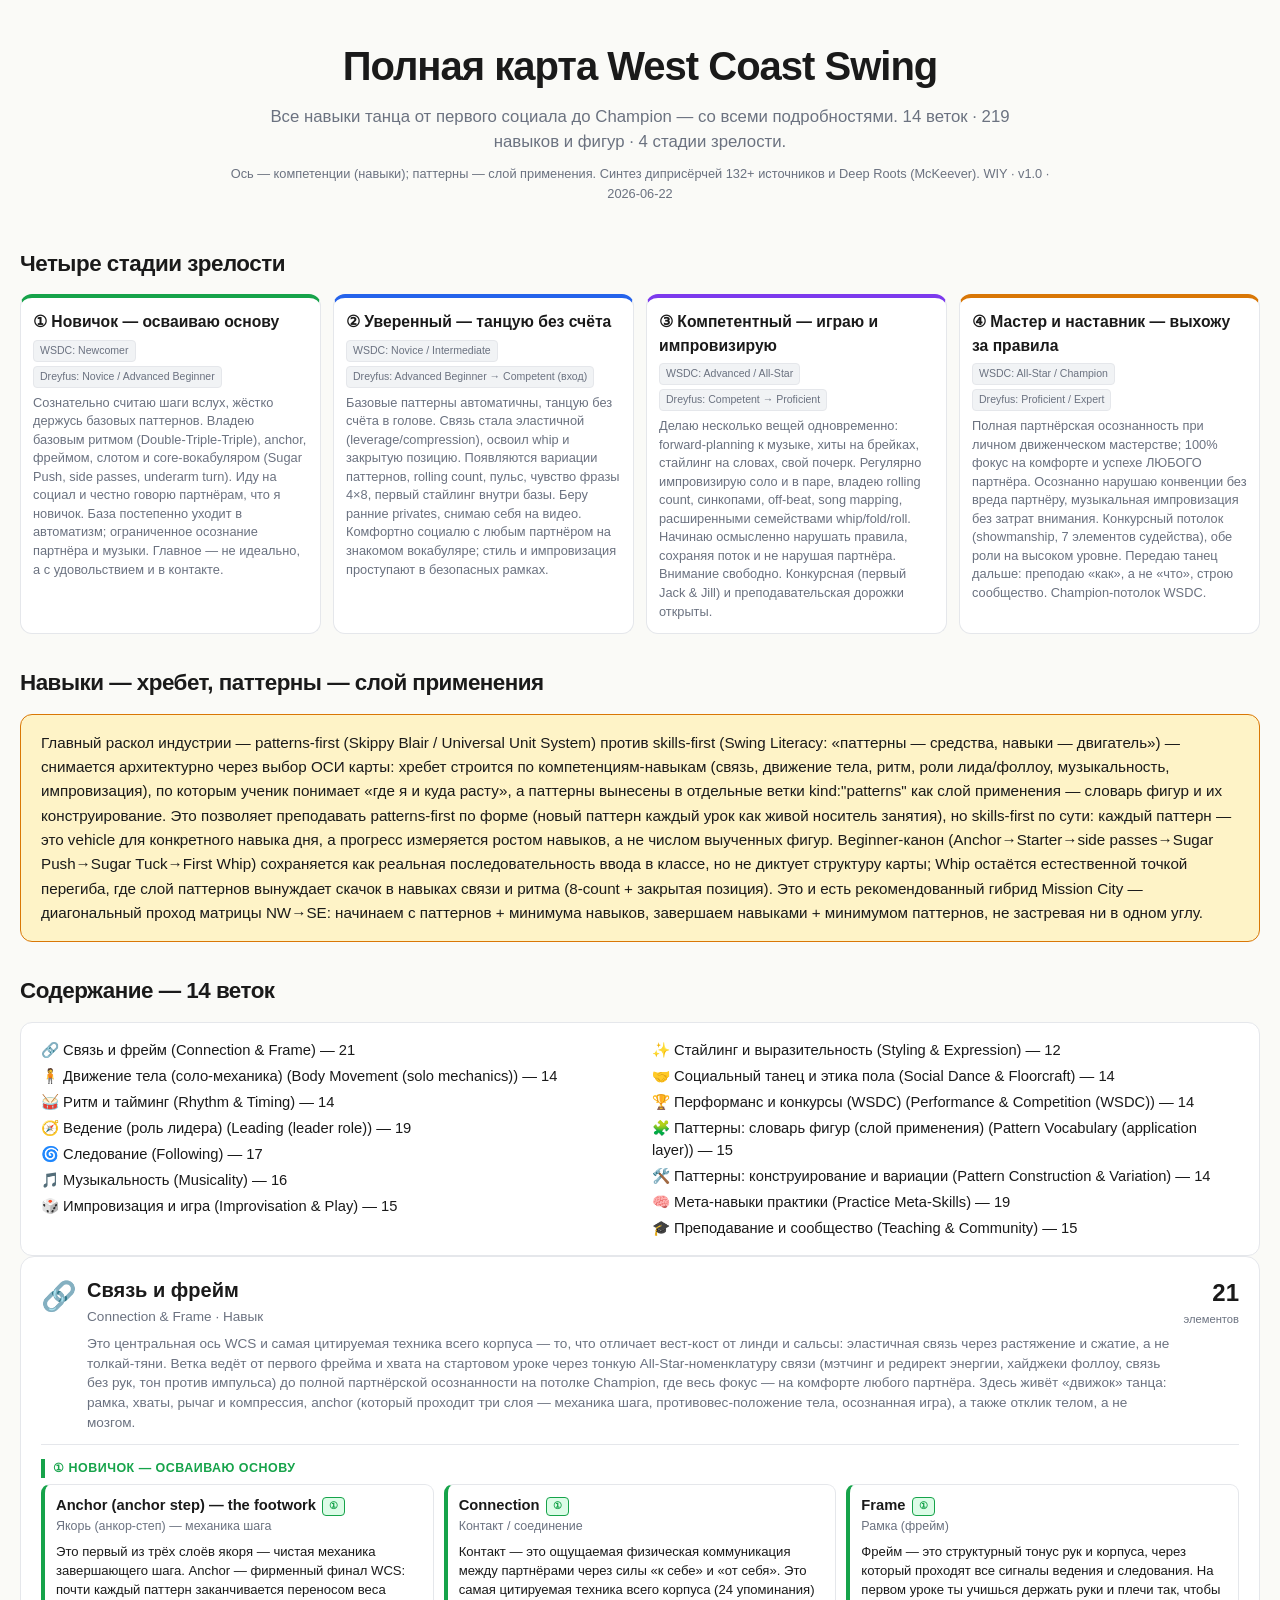
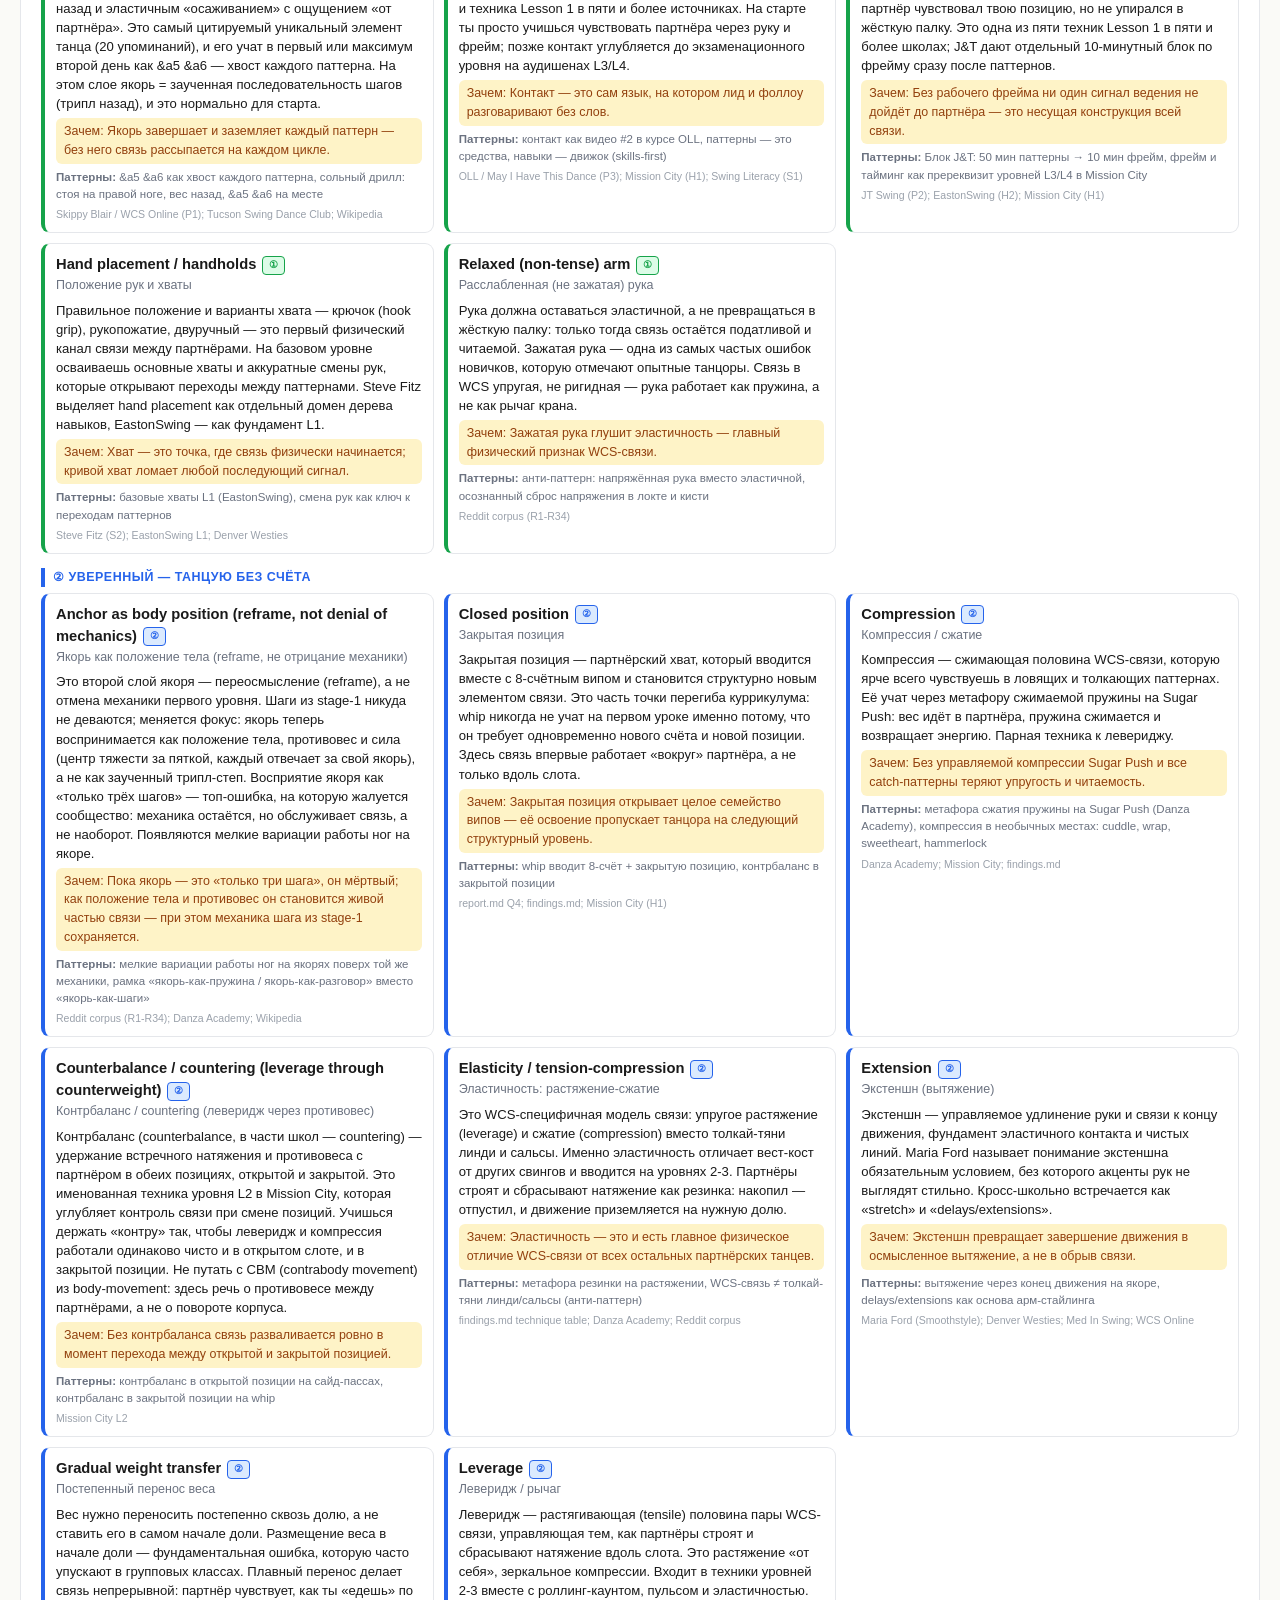
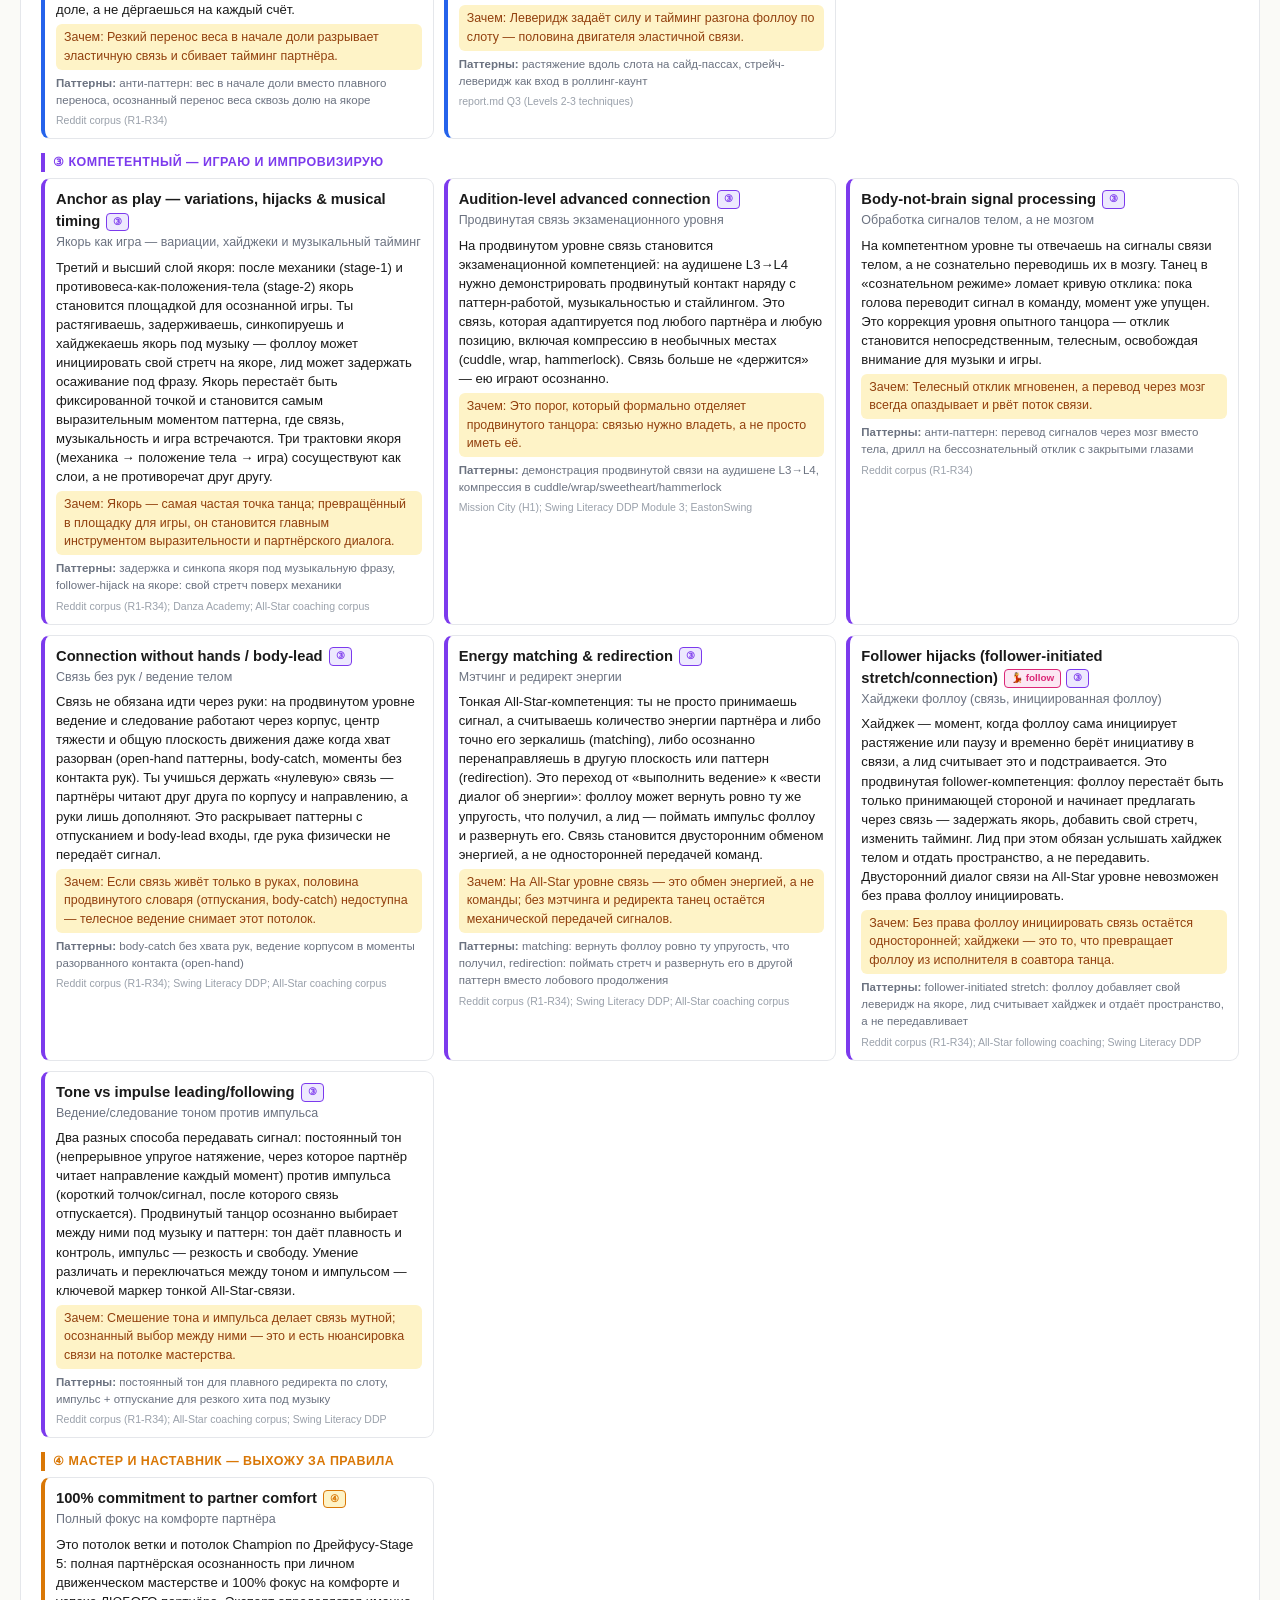
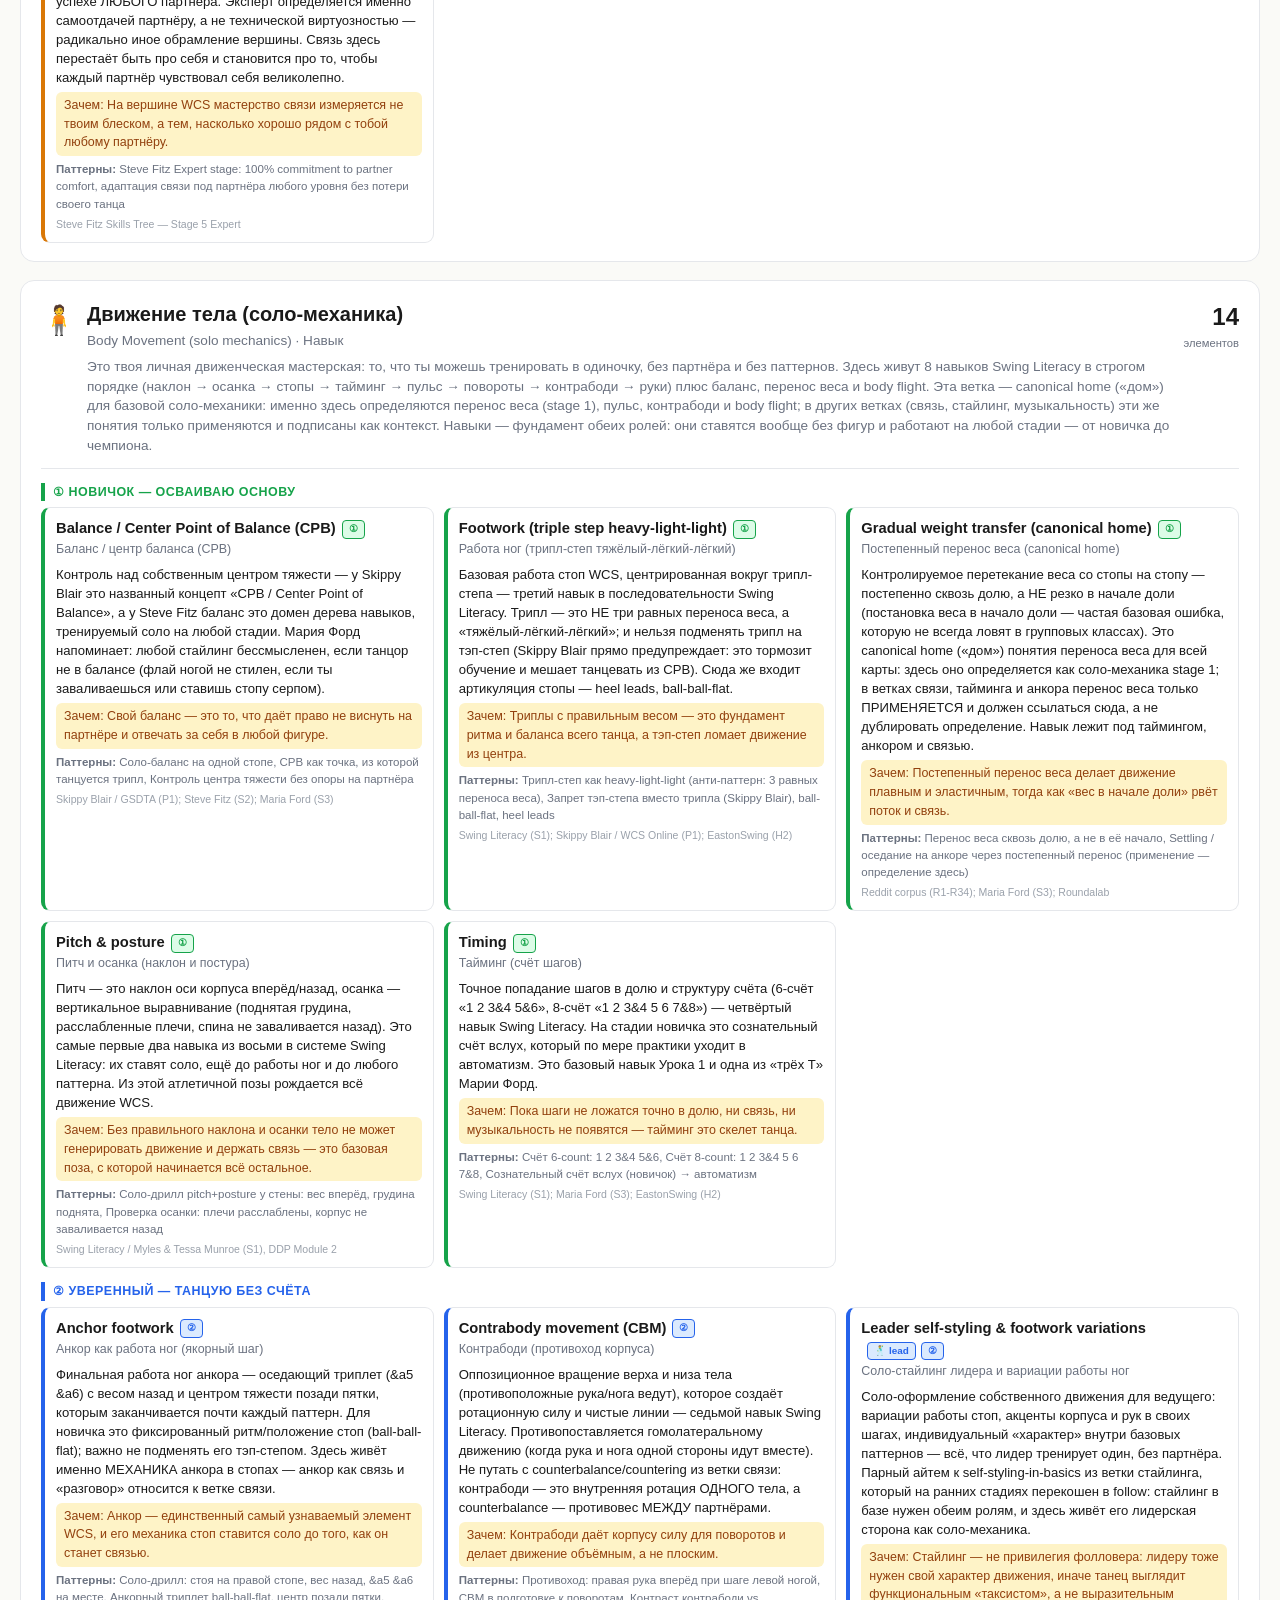
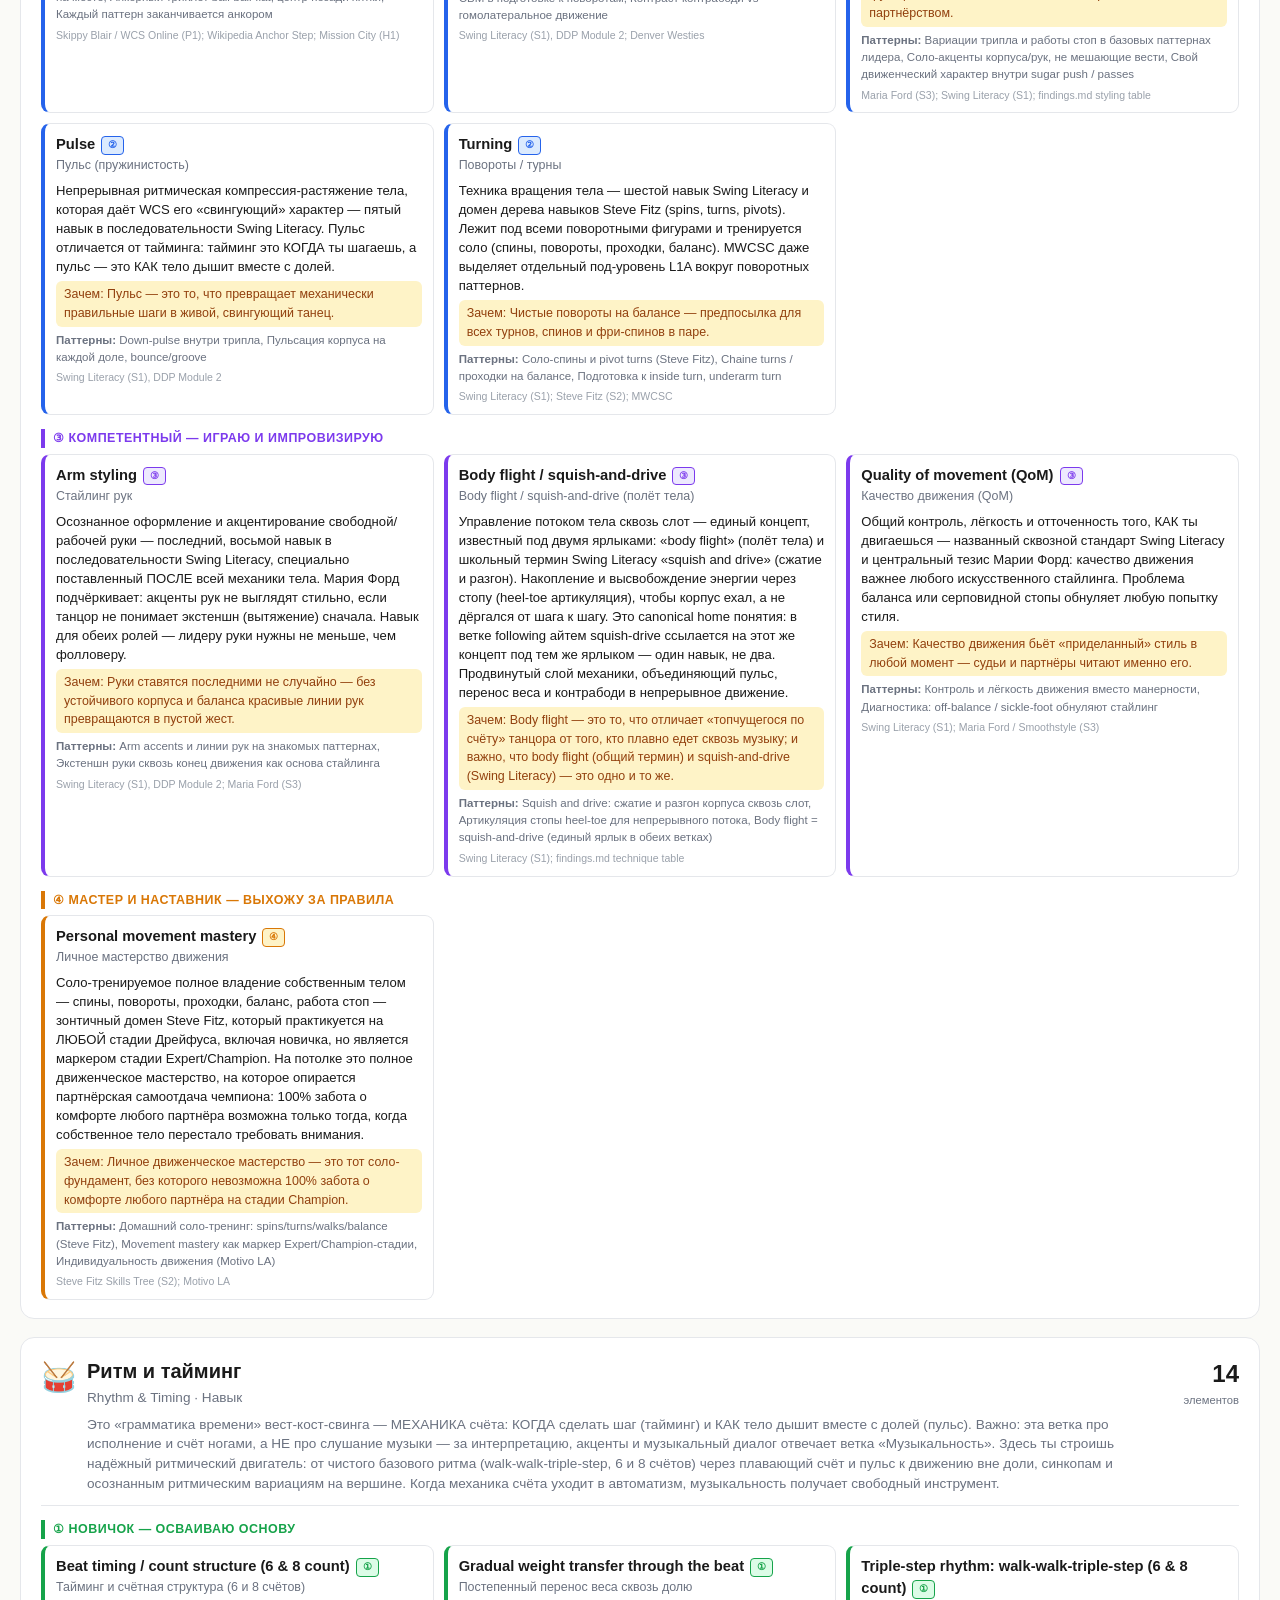
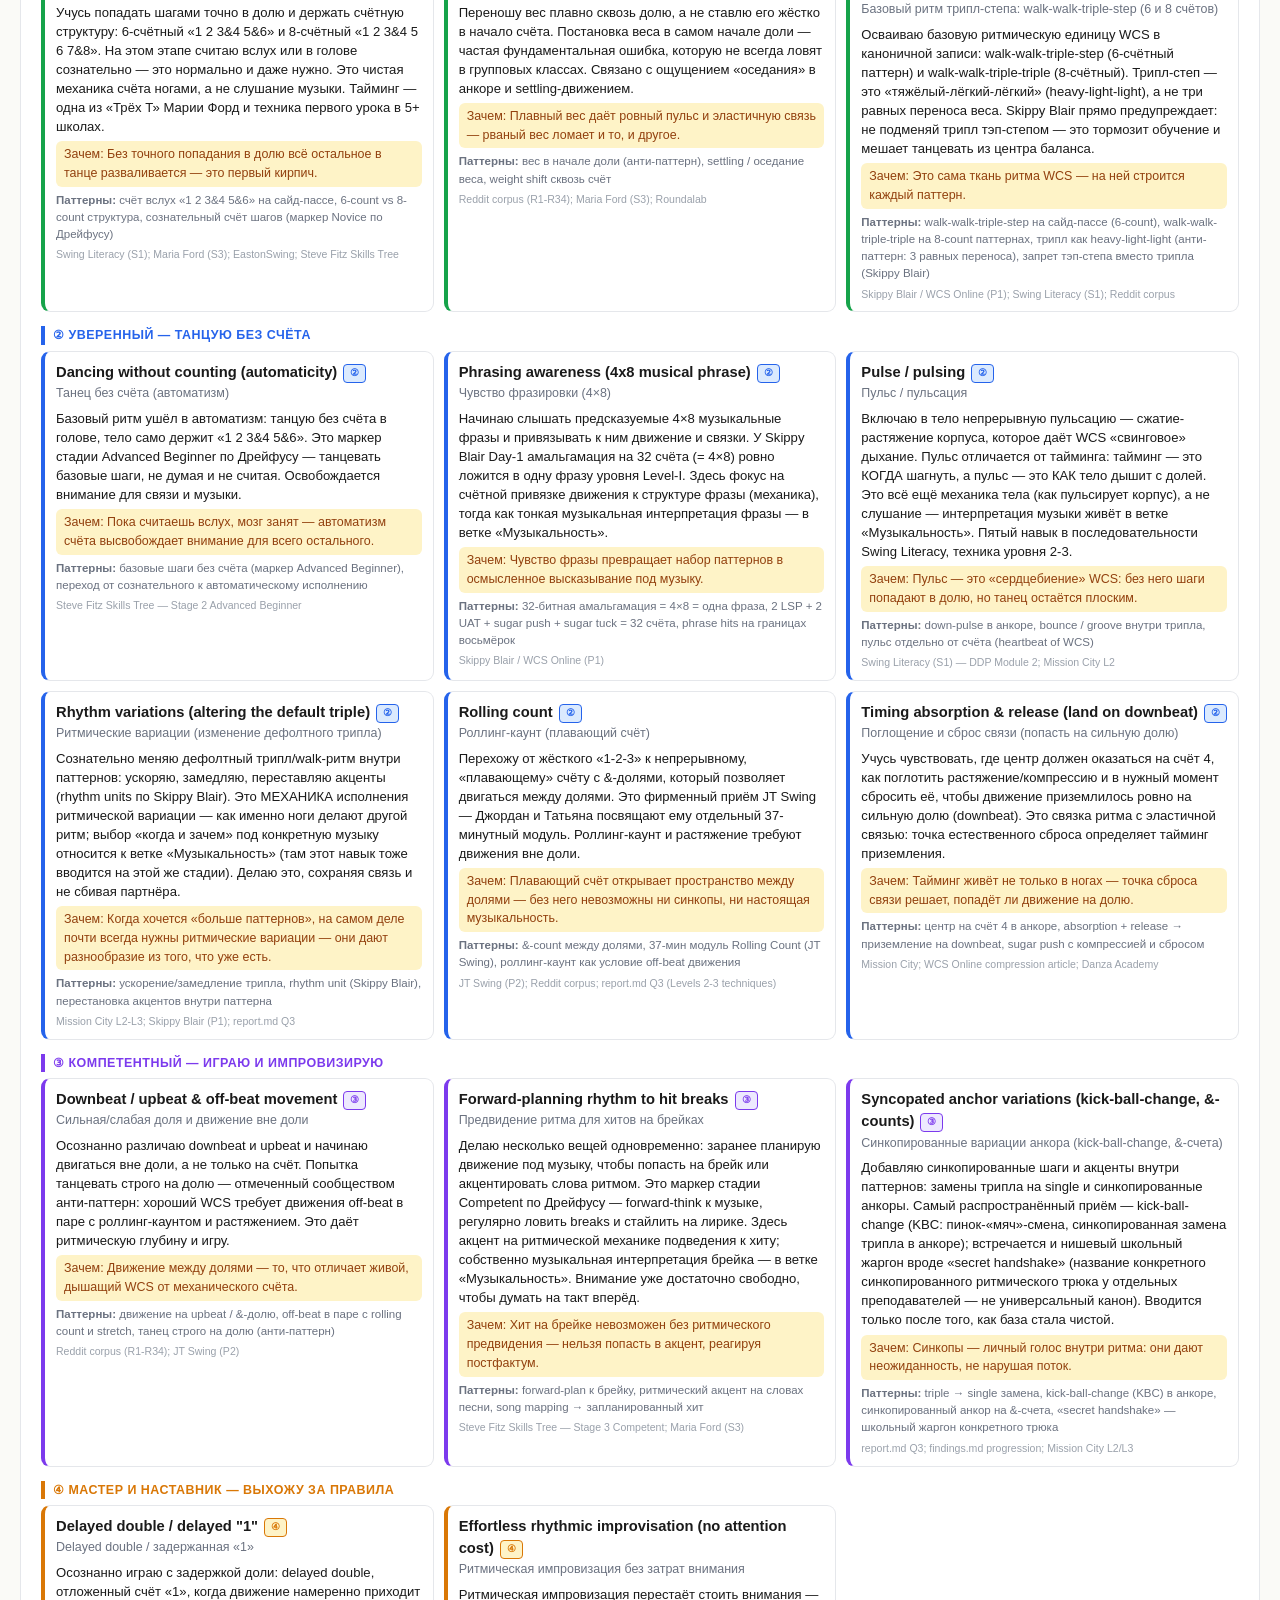
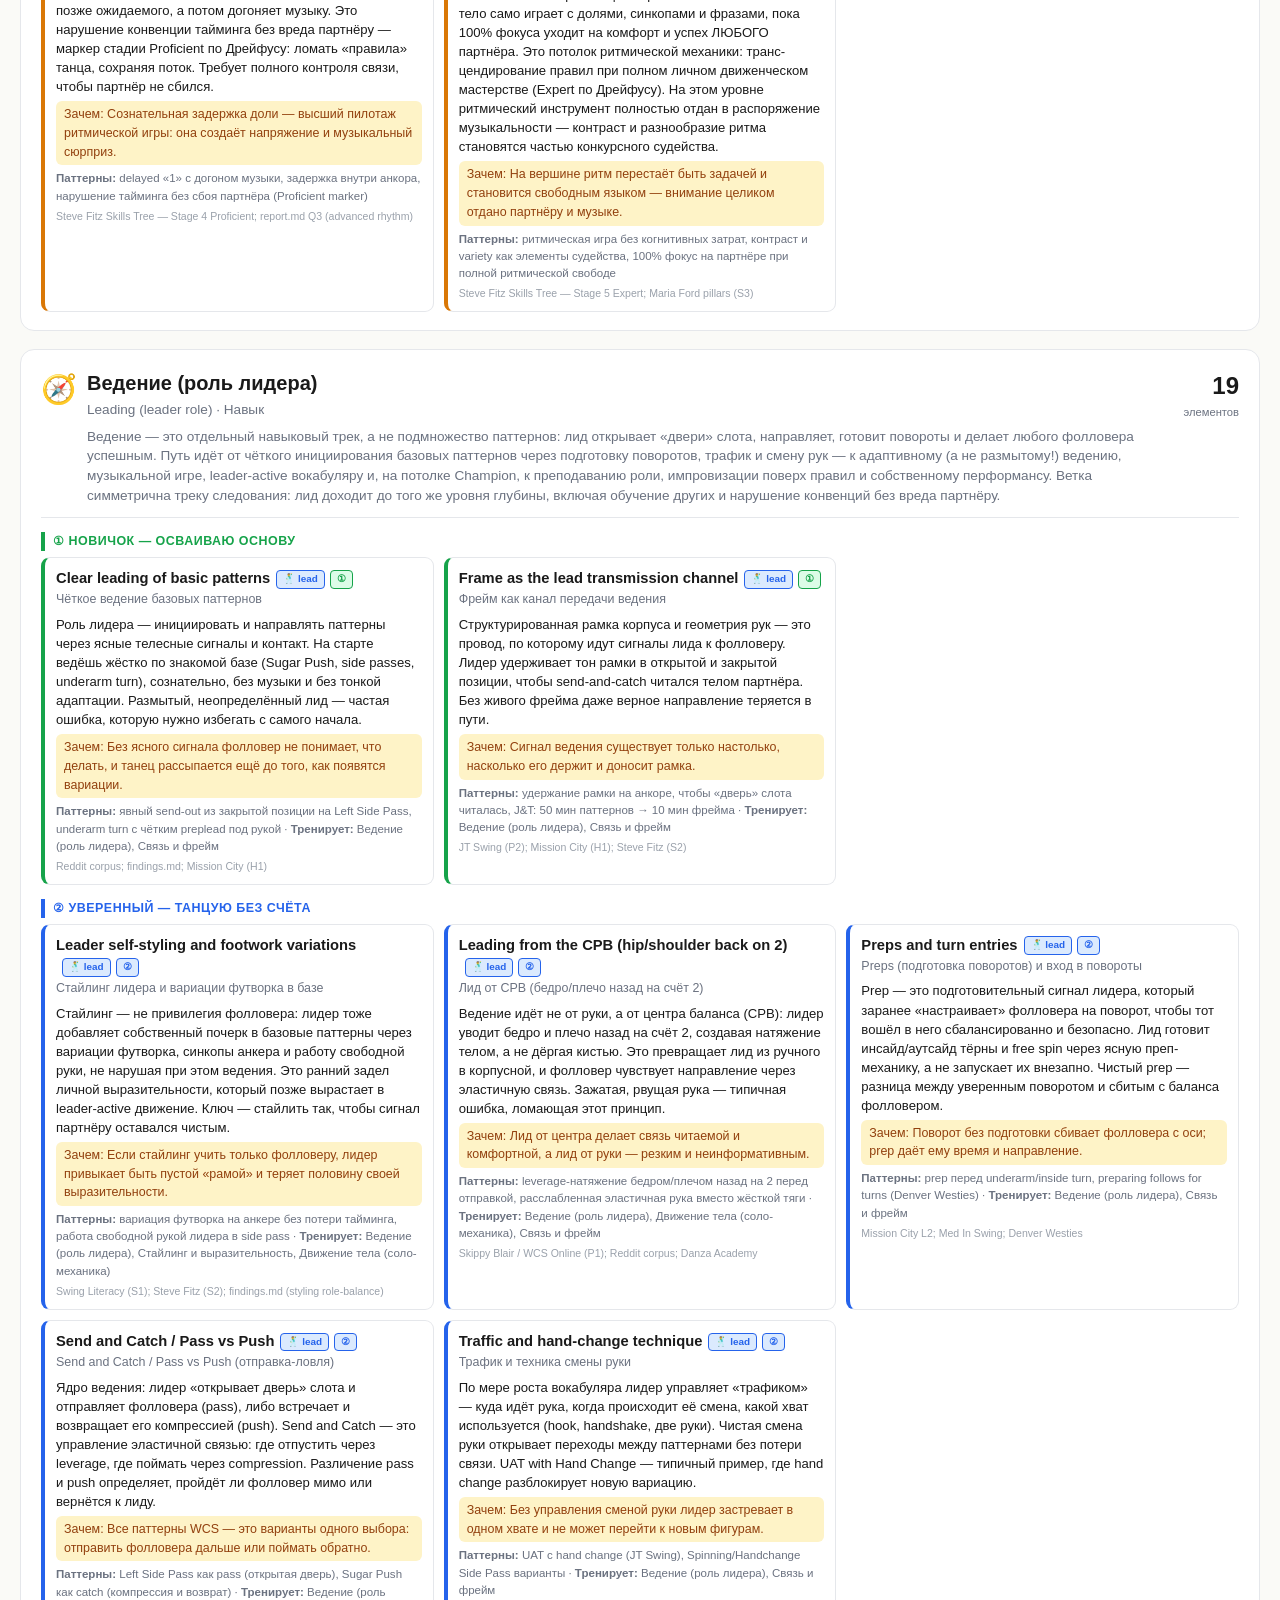
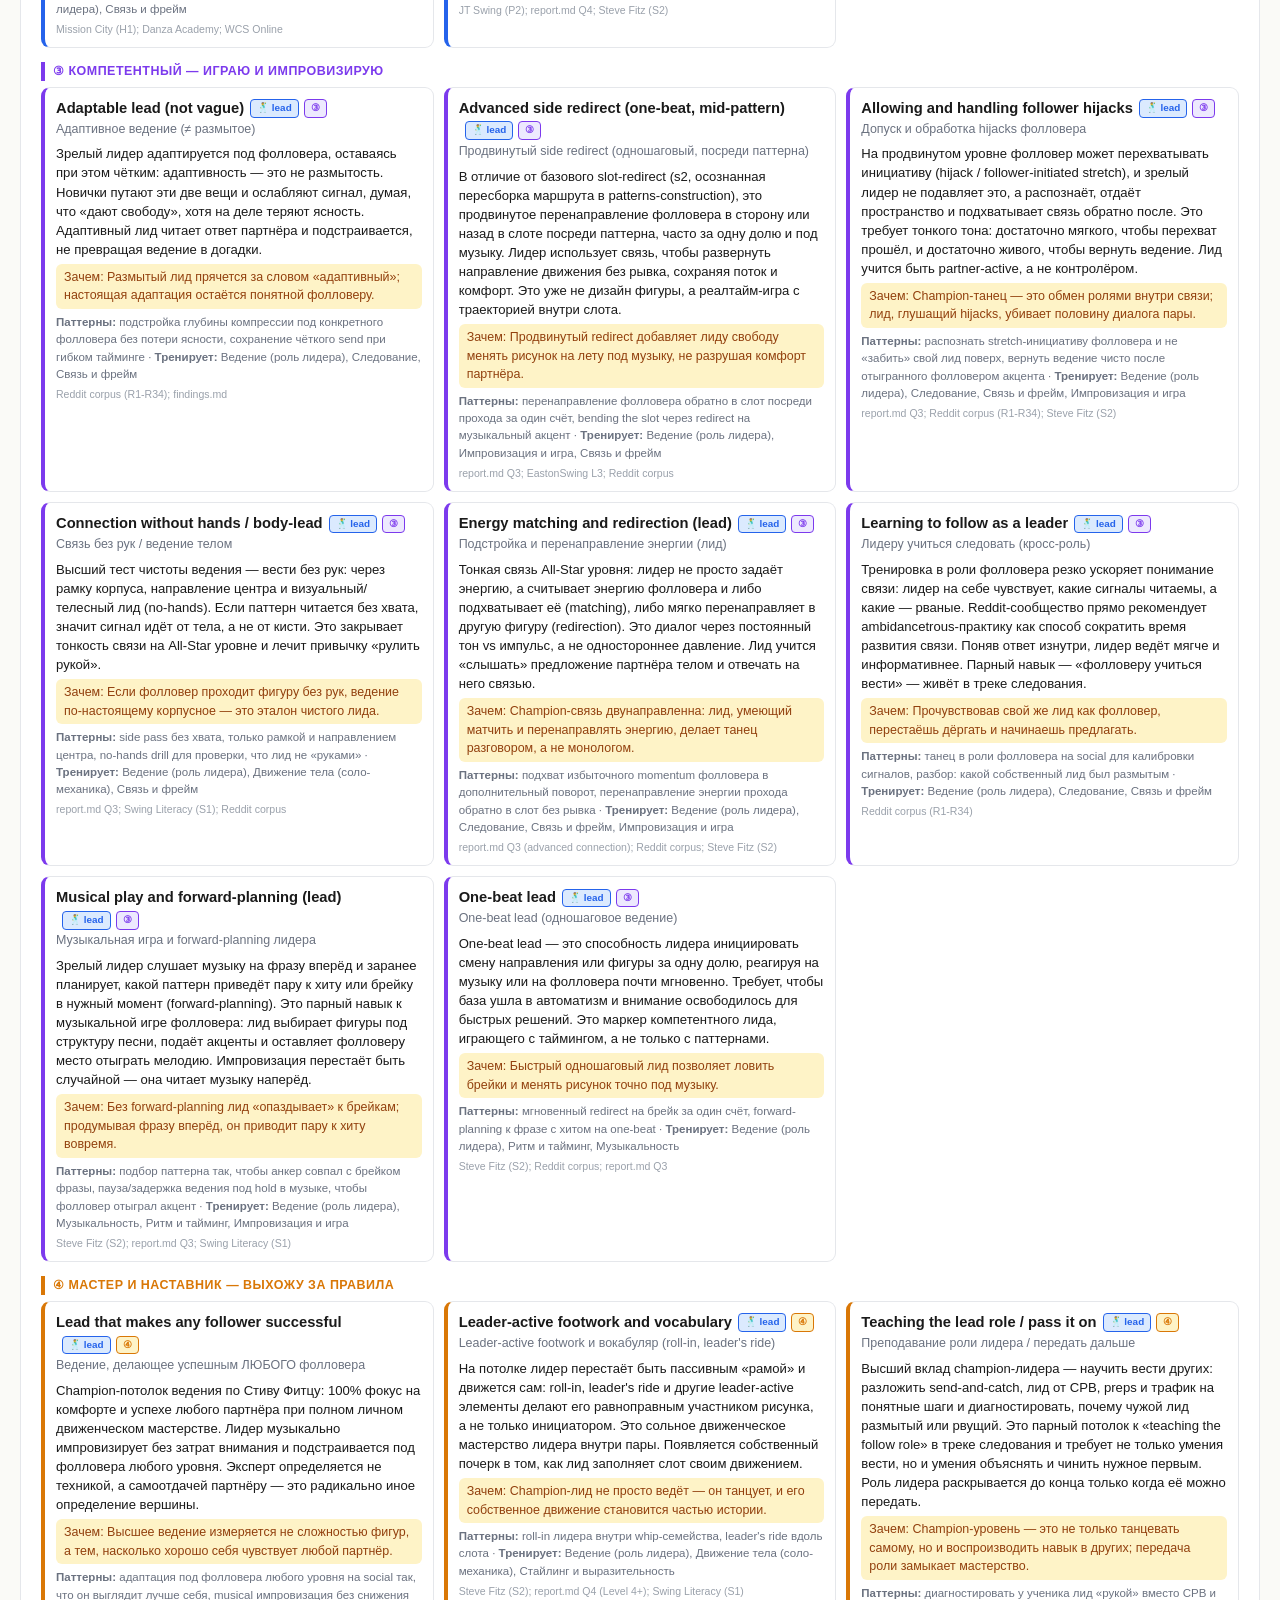
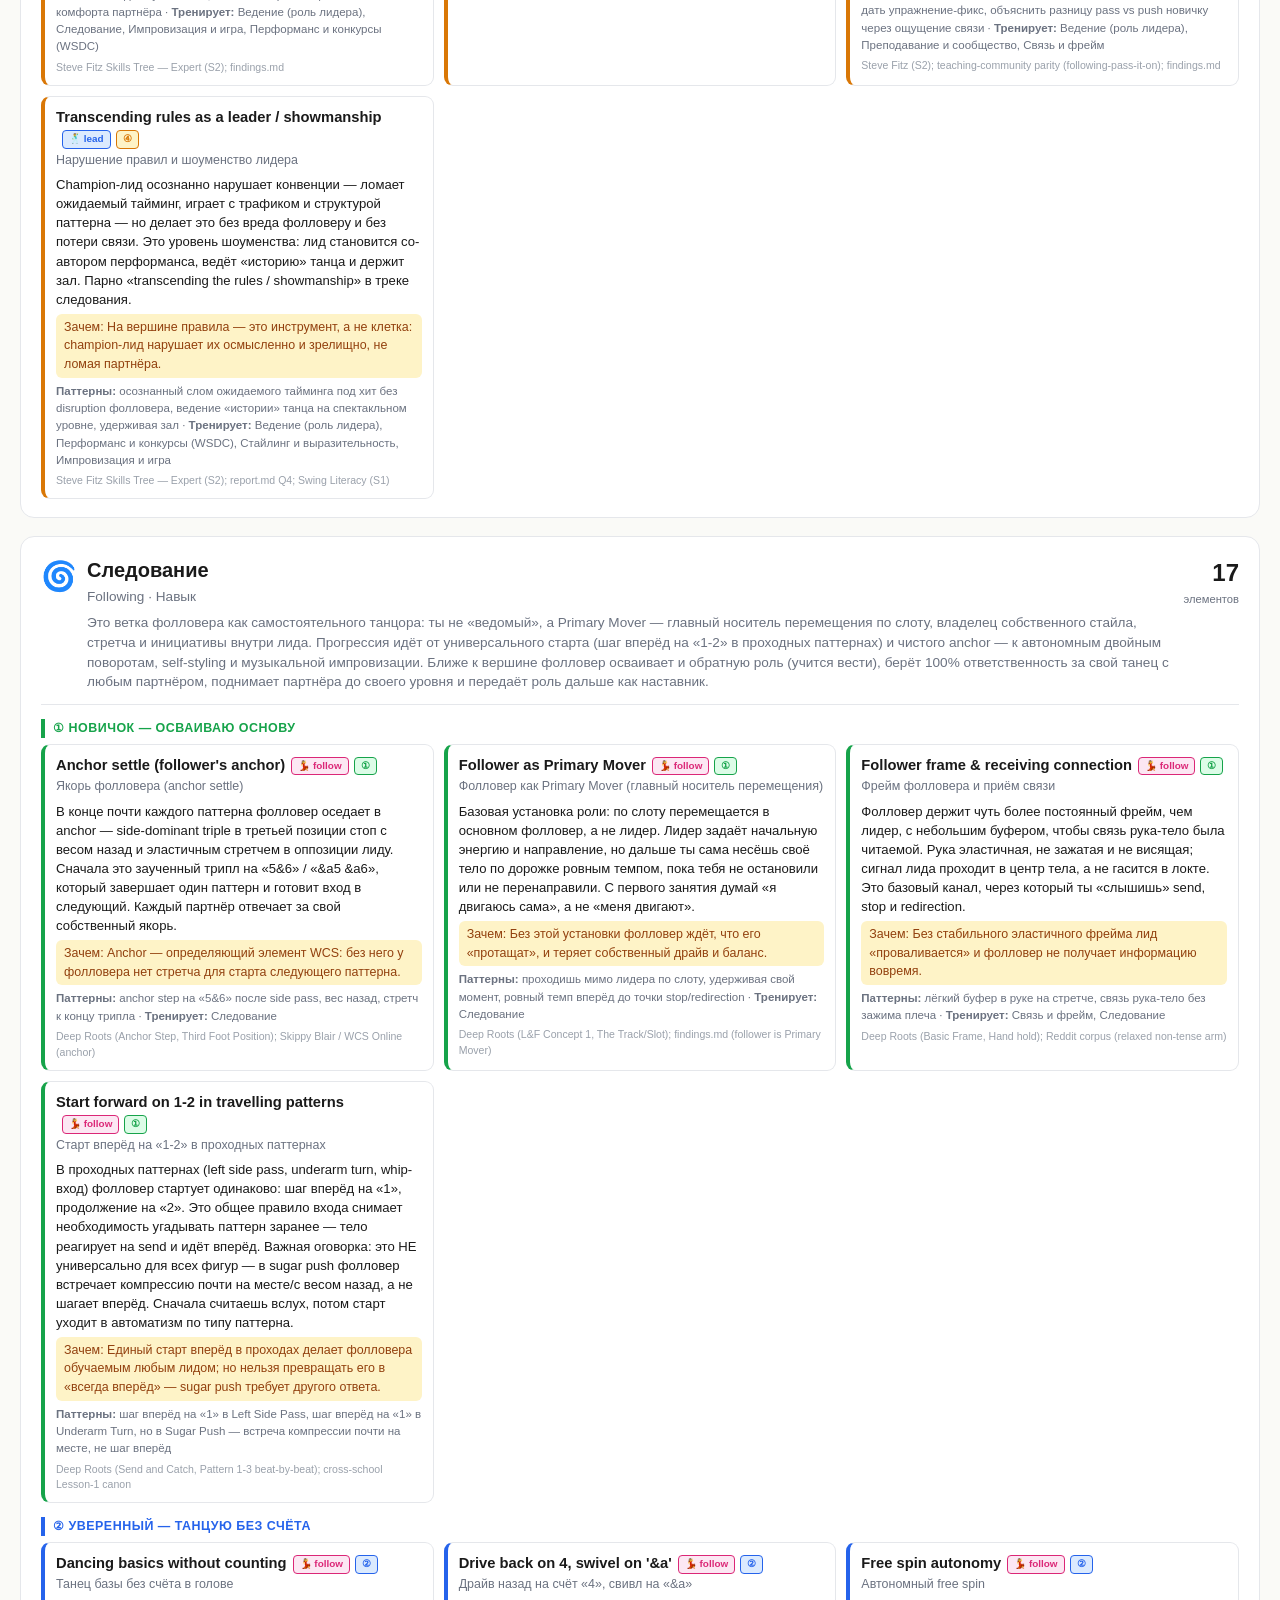
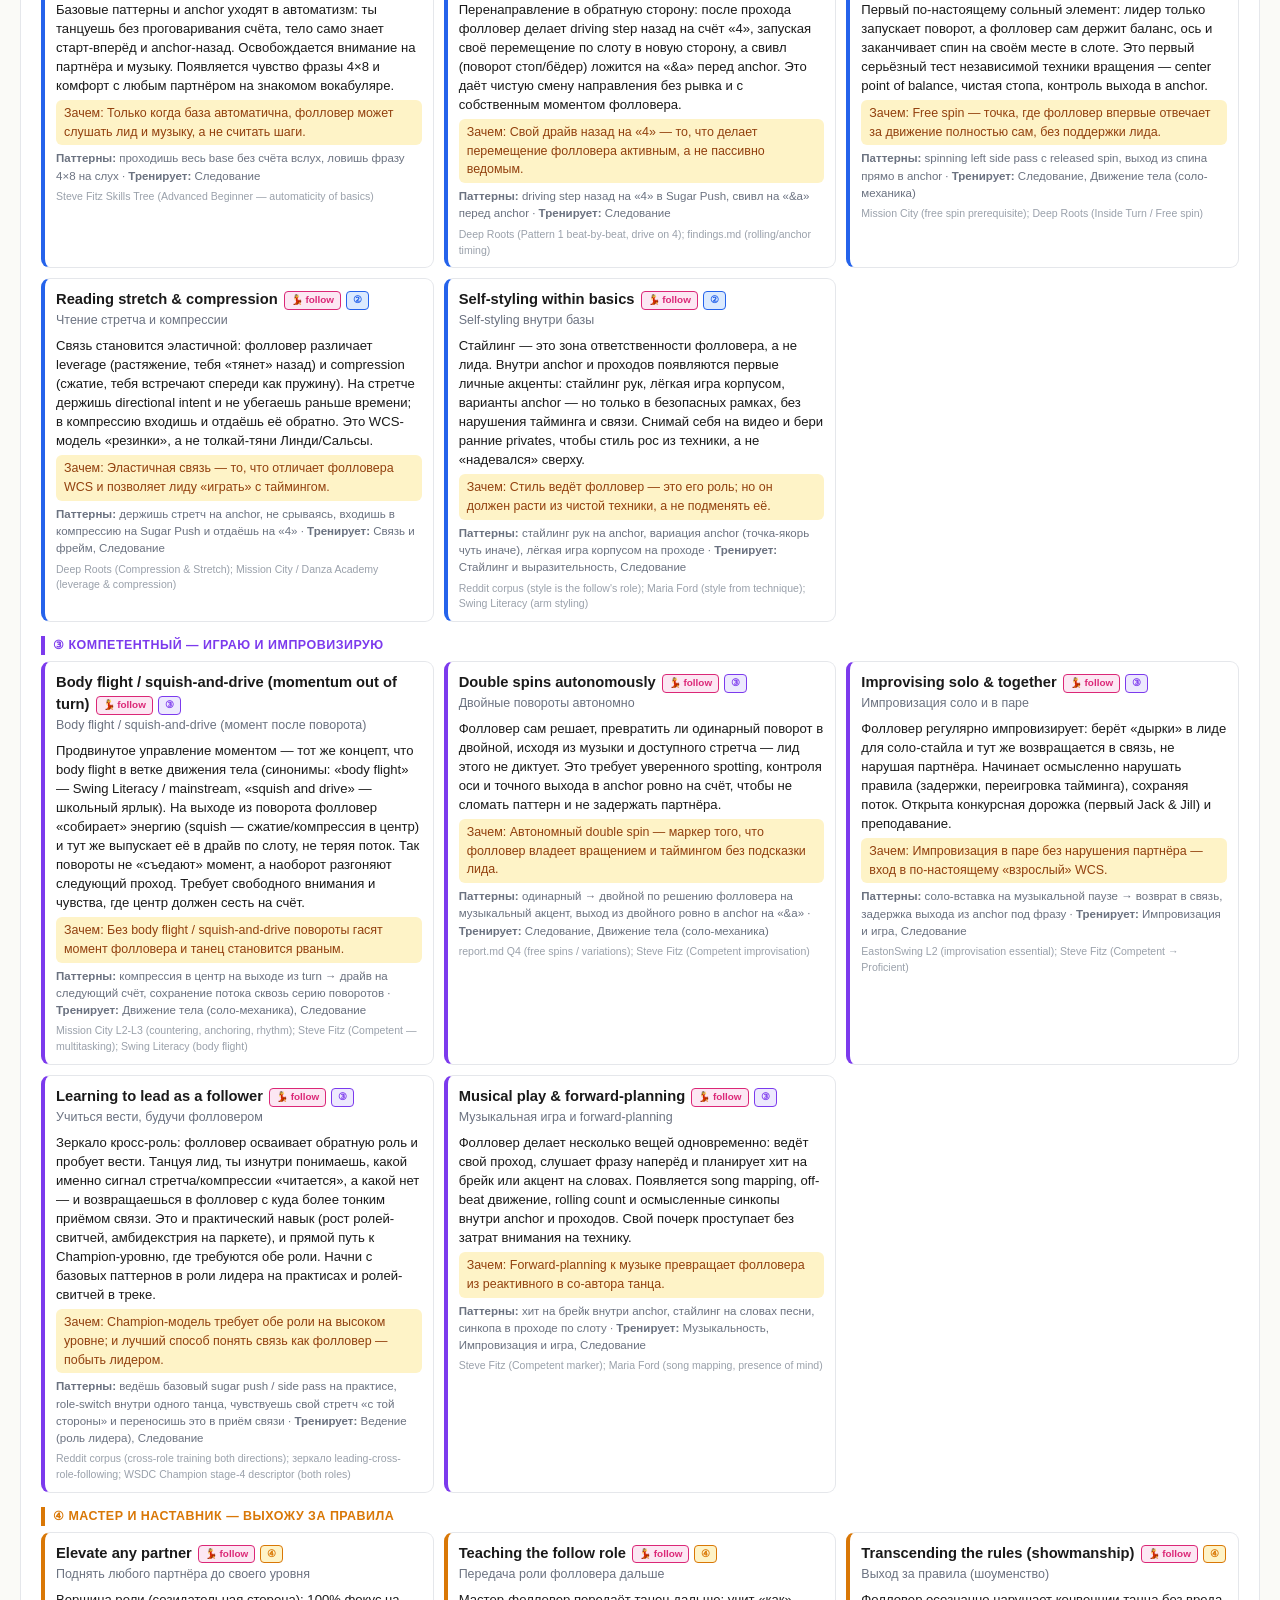
<file: master-full.html>
<!DOCTYPE html><html lang="ru"><head><meta charset="UTF-8">
  <meta name="robots" content="noindex, nofollow, noarchive">
<meta name="viewport" content="width=device-width, initial-scale=1.0">
<title>Полная карта WCS — все подробности</title>
<style>
:root{--ink:#1a1a1a;--mut:#6b7280;--bord:#e5e7eb;--bg:#fafaf7;--card:#fff;--accent:#d97706;--accent-soft:#fef3c7}
*{box-sizing:border-box}
body{margin:0;font-family:-apple-system,BlinkMacSystemFont,"Segoe UI",Roboto,Helvetica,Arial,sans-serif;background:var(--bg);color:var(--ink);line-height:1.5}
.wrap{max-width:1280px;margin:0 auto;padding:0 20px}
header.top{padding:36px 0 12px;text-align:center}
header.top h1{font-size:clamp(1.7rem,4vw,2.5rem);margin:0 0 8px;letter-spacing:-1px}
header.top .sub{color:var(--mut);font-size:1.05rem;margin:0 auto;max-width:780px}
header.top .prov{color:var(--mut);font-size:.8rem;margin:10px auto 0;max-width:820px}
.section-title{font-size:1.4rem;margin:32px 0 14px;letter-spacing:-.5px}
.mat{display:grid;grid-template-columns:repeat(auto-fit,minmax(250px,1fr));gap:12px;margin-bottom:8px}
.mat .c{background:var(--card);border:1px solid var(--bord);border-top:4px solid;border-radius:12px;padding:12px}
.mat .c h4{margin:0 0 6px;font-size:.98rem}
.mat .tags{display:flex;flex-wrap:wrap;gap:4px;margin-bottom:6px}
.tag{font-size:.66rem;padding:2px 6px;border-radius:4px;background:#f1f3f5;color:var(--mut);border:1px solid var(--bord)}
.mat .c p{margin:0;font-size:.8rem;color:var(--mut);line-height:1.45}
.reconcile{background:var(--accent-soft);border:1px solid var(--accent);border-radius:12px;padding:16px 20px;font-size:.95rem;line-height:1.6;margin-bottom:8px}
.toc{columns:2;column-gap:24px;font-size:.92rem;background:var(--card);border:1px solid var(--bord);border-radius:12px;padding:14px 20px}
.toc a{color:var(--ink);text-decoration:none;display:block;padding:2px 0}
.toc a:hover{color:var(--accent)}
.branch{background:var(--card);border:1px solid var(--bord);border-radius:14px;padding:18px 20px;margin-bottom:18px}
.branch.k-patterns{background:linear-gradient(180deg,#fff 0%,#fff8ee 100%)}
.branch.k-meta{background:linear-gradient(180deg,#fff 0%,#faf7ff 100%)}
.bh{display:flex;align-items:flex-start;gap:10px;border-bottom:1px solid var(--bord);padding-bottom:12px;margin-bottom:14px}
.bh .ic{font-size:1.8rem}
.bh h3{margin:0;font-size:1.25rem}
.bh .en{color:var(--mut);font-size:.85rem;margin:2px 0 0}
.bh .intro{color:var(--mut);font-size:.85rem;margin:6px 0 0;line-height:1.45}
.bh .cnt{margin-left:auto;text-align:right;flex-shrink:0}
.bh .cnt b{font-size:1.5rem}.bh .cnt span{display:block;font-size:.7rem;color:var(--mut)}
.stage{margin:14px 0 6px;font-size:.78rem;font-weight:700;text-transform:uppercase;letter-spacing:.04em;padding-left:8px;border-left:4px solid}
.grid{display:grid;grid-template-columns:repeat(auto-fill,minmax(330px,1fr));gap:10px}
.el{border:1px solid var(--bord);border-left:4px solid;border-radius:9px;padding:9px 11px;background:#fff;break-inside:avoid}
.el .nm{font-weight:700;font-size:.92rem}
.el .ru{color:var(--mut);font-size:.78rem;margin-top:1px}
.el .chips{display:inline-flex;gap:5px;margin-left:6px;vertical-align:middle}
.chip{font-size:.62rem;padding:1px 6px;border-radius:4px;font-weight:600;border:1px solid}
.el .desc{font-size:.82rem;margin-top:6px;line-height:1.45}
.el .why{font-size:.78rem;margin-top:5px;color:#92400e;background:var(--accent-soft);border-radius:6px;padding:4px 8px}
.el .meta{font-size:.72rem;color:var(--mut);margin-top:5px}
.el .src{font-size:.66rem;color:#9aa1ab;margin-top:4px}
.dir{display:grid;grid-template-columns:repeat(auto-fit,minmax(300px,1fr));gap:12px}
.dir .c{background:var(--card);border:1px solid var(--bord);border-top:4px solid;border-radius:12px;padding:14px}
.dir .c h4{margin:0 0 6px}.dir .c p{margin:0 0 8px;font-size:.85rem;color:var(--mut);line-height:1.5}
.dir .br{display:flex;flex-wrap:wrap;gap:5px}.dir .br span{font-size:.74rem;background:#f1f3f5;border:1px solid var(--bord);border-radius:999px;padding:2px 9px}
.gloss dt{font-weight:700;font-size:.9rem;margin-top:10px}
.gloss dd{margin:2px 0 0;font-size:.85rem;color:var(--mut);line-height:1.5}
footer{text-align:center;color:var(--mut);font-size:.8rem;padding:24px 0 40px;border-top:1px solid var(--bord);margin-top:24px}
@media print{
  body{background:#fff;font-size:9.5pt}
  .wrap{max-width:none;padding:0 8mm}
  .el,.mat .c,.dir .c{break-inside:avoid}
  .branch{break-inside:auto}
  .stage{break-after:avoid}
  .bh{break-after:avoid}
  .toc{break-after:page}
  header.top{padding-top:0}
  a{color:var(--ink);text-decoration:none}
}
</style></head><body><div class="wrap">
<header class="top">
<h1>Полная карта West Coast Swing</h1>
<p class="sub">Все навыки танца от первого социала до Champion — со всеми подробностями. 14 веток · 219 навыков и фигур · 4 стадии зрелости.</p>
<p class="prov">Ось — компетенции (навыки); паттерны — слой применения. Синтез диприсёрчей 132+ источников и Deep Roots (McKeever). WIY · v1.0 · 2026-06-22</p>
</header>
<h2 class="section-title">Четыре стадии зрелости</h2>
<div class="mat">
<div class="c" style="border-top-color:#16a34a">
<h4>① Новичок — осваиваю основу</h4>
<div class="tags">
<span class="tag">WSDC: Newcomer</span>
<span class="tag">Dreyfus: Novice / Advanced Beginner</span>
</div>
<p>Сознательно считаю шаги вслух, жёстко держусь базовых паттернов. Владею базовым ритмом (Double-Triple-Triple), anchor, фреймом, слотом и core-вокабуляром (Sugar Push, side passes, underarm turn). Иду на социал и честно говорю партнёрам, что я новичок. База постепенно уходит в автоматизм; ограниченное осознание партнёра и музыки. Главное — не идеально, а с удовольствием и в контакте.</p></div>
<div class="c" style="border-top-color:#2563eb">
<h4>② Уверенный — танцую без счёта</h4>
<div class="tags">
<span class="tag">WSDC: Novice / Intermediate</span>
<span class="tag">Dreyfus: Advanced Beginner → Competent (вход)</span>
</div>
<p>Базовые паттерны автоматичны, танцую без счёта в голове. Связь стала эластичной (leverage/compression), освоил whip и закрытую позицию. Появляются вариации паттернов, rolling count, пульс, чувство фразы 4×8, первый стайлинг внутри базы. Беру ранние privates, снимаю себя на видео. Комфортно социалю с любым партнёром на знакомом вокабуляре; стиль и импровизация проступают в безопасных рамках.</p></div>
<div class="c" style="border-top-color:#7c3aed">
<h4>③ Компетентный — играю и импровизирую</h4>
<div class="tags">
<span class="tag">WSDC: Advanced / All-Star</span>
<span class="tag">Dreyfus: Competent → Proficient</span>
</div>
<p>Делаю несколько вещей одновременно: forward-planning к музыке, хиты на брейках, стайлинг на словах, свой почерк. Регулярно импровизирую соло и в паре, владею rolling count, синкопами, off-beat, song mapping, расширенными семействами whip/fold/roll. Начинаю осмысленно нарушать правила, сохраняя поток и не нарушая партнёра. Внимание свободно. Конкурсная (первый Jack &amp; Jill) и преподавательская дорожки открыты.</p></div>
<div class="c" style="border-top-color:#d97706">
<h4>④ Мастер и наставник — выхожу за правила</h4>
<div class="tags">
<span class="tag">WSDC: All-Star / Champion</span>
<span class="tag">Dreyfus: Proficient / Expert</span>
</div>
<p>Полная партнёрская осознанность при личном движенческом мастерстве; 100% фокус на комфорте и успехе ЛЮБОГО партнёра. Осознанно нарушаю конвенции без вреда партнёру, музыкальная импровизация без затрат внимания. Конкурсный потолок (showmanship, 7 элементов судейства), обе роли на высоком уровне. Передаю танец дальше: преподаю «как», а не «что», строю сообщество. Champion-потолок WSDC.</p></div>
</div>
<h2 class="section-title">Навыки — хребет, паттерны — слой применения</h2>
<div class="reconcile">Главный раскол индустрии — patterns-first (Skippy Blair / Universal Unit System) против skills-first (Swing Literacy: «паттерны — средства, навыки — двигатель») — снимается архитектурно через выбор ОСИ карты: хребет строится по компетенциям-навыкам (связь, движение тела, ритм, роли лида/фоллоу, музыкальность, импровизация), по которым ученик понимает «где я и куда расту», а паттерны вынесены в отдельные ветки kind:&quot;patterns&quot; как слой применения — словарь фигур и их конструирование. Это позволяет преподавать patterns-first по форме (новый паттерн каждый урок как живой носитель занятия), но skills-first по сути: каждый паттерн — это vehicle для конкретного навыка дня, а прогресс измеряется ростом навыков, а не числом выученных фигур. Beginner-канон (Anchor→Starter→side passes→Sugar Push→Sugar Tuck→First Whip) сохраняется как реальная последовательность ввода в классе, но не диктует структуру карты; Whip остаётся естественной точкой перегиба, где слой паттернов вынуждает скачок в навыках связи и ритма (8-count + закрытая позиция). Это и есть рекомендованный гибрид Mission City — диагональный проход матрицы NW→SE: начинаем с паттернов + минимума навыков, завершаем навыками + минимумом паттернов, не застревая ни в одном углу.</div>
<h2 class="section-title">Содержание — 14 веток</h2>
<nav class="toc">
<a href="#connection-frame">🔗 Связь и фрейм (Connection &amp; Frame) — 21</a>
<a href="#body-movement">🧍 Движение тела (соло-механика) (Body Movement (solo mechanics)) — 14</a>
<a href="#rhythm-timing">🥁 Ритм и тайминг (Rhythm &amp; Timing) — 14</a>
<a href="#leading">🧭 Ведение (роль лидера) (Leading (leader role)) — 19</a>
<a href="#following">🌀 Следование (Following) — 17</a>
<a href="#musicality">🎵 Музыкальность (Musicality) — 16</a>
<a href="#improvisation-play">🎲 Импровизация и игра (Improvisation &amp; Play) — 15</a>
<a href="#styling-expression">✨ Стайлинг и выразительность (Styling &amp; Expression) — 12</a>
<a href="#social-floorcraft">🤝 Социальный танец и этика пола (Social Dance &amp; Floorcraft) — 14</a>
<a href="#performance-competition">🏆 Перформанс и конкурсы (WSDC) (Performance &amp; Competition (WSDC)) — 14</a>
<a href="#patterns-vocabulary">🧩 Паттерны: словарь фигур (слой применения) (Pattern Vocabulary (application layer)) — 15</a>
<a href="#patterns-construction">🛠️ Паттерны: конструирование и вариации (Pattern Construction &amp; Variation) — 14</a>
<a href="#practice-meta">🧠 Мета-навыки практики (Practice Meta-Skills) — 19</a>
<a href="#teaching-community">🎓 Преподавание и сообщество (Teaching &amp; Community) — 15</a>
</nav>
<section class="branch k-skills" id="connection-frame">
<div class="bh">
<span class="ic">🔗</span>
<div>
<h3>Связь и фрейм</h3>
<p class="en">Connection &amp; Frame · Навык</p>
<p class="intro">Это центральная ось WCS и самая цитируемая техника всего корпуса — то, что отличает вест-кост от линди и сальсы: эластичная связь через растяжение и сжатие, а не толкай-тяни. Ветка ведёт от первого фрейма и хвата на стартовом уроке через тонкую All-Star-номенклатуру связи (мэтчинг и редирект энергии, хайджеки фоллоу, связь без рук, тон против импульса) до полной партнёрской осознанности на потолке Champion, где весь фокус — на комфорте любого партнёра. Здесь живёт «движок» танца: рамка, хваты, рычаг и компрессия, anchor (который проходит три слоя — механика шага, противовес-положение тела, осознанная игра), а также отклик телом, а не мозгом.</p>
</div>
<div class="cnt"><b>21</b><span>элементов</span></div>
</div>
<div class="stage" style="border-left-color:#16a34a;color:#16a34a">① Новичок — осваиваю основу</div>
<div class="grid">
<div class="el" style="border-left-color:#16a34a">
<div class="nm">Anchor (anchor step) — the footwork<span class="chips"><span class="chip" style="color:#16a34a;background:#dcfce7;border-color:#16a34a">①</span></span></div>
<div class="ru">Якорь (анкор-степ) — механика шага</div>
<div class="desc">Это первый из трёх слоёв якоря — чистая механика завершающего шага. Anchor — фирменный финал WCS: почти каждый паттерн заканчивается переносом веса назад и эластичным «осаживанием» с ощущением «от партнёра». Это самый цитируемый уникальный элемент танца (20 упоминаний), и его учат в первый или максимум второй день как &amp;a5 &amp;a6 — хвост каждого паттерна. На этом слое якорь = заученная последовательность шагов (трипл назад), и это нормально для старта.</div>
<div class="why">Зачем: Якорь завершает и заземляет каждый паттерн — без него связь рассыпается на каждом цикле.</div>
<div class="meta"><b>Паттерны:</b> &amp;a5 &amp;a6 как хвост каждого паттерна, сольный дрилл: стоя на правой ноге, вес назад, &amp;a5 &amp;a6 на месте</div>
<div class="src">Skippy Blair / WCS Online (P1); Tucson Swing Dance Club; Wikipedia</div>
</div>
<div class="el" style="border-left-color:#16a34a">
<div class="nm">Connection<span class="chips"><span class="chip" style="color:#16a34a;background:#dcfce7;border-color:#16a34a">①</span></span></div>
<div class="ru">Контакт / соединение</div>
<div class="desc">Контакт — это ощущаемая физическая коммуникация между партнёрами через силы «к себе» и «от себя». Это самая цитируемая техника всего корпуса (24 упоминания) и техника Lesson 1 в пяти и более источниках. На старте ты просто учишься чувствовать партнёра через руку и фрейм; позже контакт углубляется до экзаменационного уровня на аудишенах L3/L4.</div>
<div class="why">Зачем: Контакт — это сам язык, на котором лид и фоллоу разговаривают без слов.</div>
<div class="meta"><b>Паттерны:</b> контакт как видео #2 в курсе OLL, паттерны — это средства, навыки — движок (skills-first)</div>
<div class="src">OLL / May I Have This Dance (P3); Mission City (H1); Swing Literacy (S1)</div>
</div>
<div class="el" style="border-left-color:#16a34a">
<div class="nm">Frame<span class="chips"><span class="chip" style="color:#16a34a;background:#dcfce7;border-color:#16a34a">①</span></span></div>
<div class="ru">Рамка (фрейм)</div>
<div class="desc">Фрейм — это структурный тонус рук и корпуса, через который проходят все сигналы ведения и следования. На первом уроке ты учишься держать руки и плечи так, чтобы партнёр чувствовал твою позицию, но не упирался в жёсткую палку. Это одна из пяти техник Lesson 1 в пяти и более школах; J&amp;T дают отдельный 10-минутный блок по фрейму сразу после паттернов.</div>
<div class="why">Зачем: Без рабочего фрейма ни один сигнал ведения не дойдёт до партнёра — это несущая конструкция всей связи.</div>
<div class="meta"><b>Паттерны:</b> Блок J&amp;T: 50 мин паттерны → 10 мин фрейм, фрейм и тайминг как пререквизит уровней L3/L4 в Mission City</div>
<div class="src">JT Swing (P2); EastonSwing (H2); Mission City (H1)</div>
</div>
<div class="el" style="border-left-color:#16a34a">
<div class="nm">Hand placement / handholds<span class="chips"><span class="chip" style="color:#16a34a;background:#dcfce7;border-color:#16a34a">①</span></span></div>
<div class="ru">Положение рук и хваты</div>
<div class="desc">Правильное положение и варианты хвата — крючок (hook grip), рукопожатие, двуручный — это первый физический канал связи между партнёрами. На базовом уровне осваиваешь основные хваты и аккуратные смены рук, которые открывают переходы между паттернами. Steve Fitz выделяет hand placement как отдельный домен дерева навыков, EastonSwing — как фундамент L1.</div>
<div class="why">Зачем: Хват — это точка, где связь физически начинается; кривой хват ломает любой последующий сигнал.</div>
<div class="meta"><b>Паттерны:</b> базовые хваты L1 (EastonSwing), смена рук как ключ к переходам паттернов</div>
<div class="src">Steve Fitz (S2); EastonSwing L1; Denver Westies</div>
</div>
<div class="el" style="border-left-color:#16a34a">
<div class="nm">Relaxed (non-tense) arm<span class="chips"><span class="chip" style="color:#16a34a;background:#dcfce7;border-color:#16a34a">①</span></span></div>
<div class="ru">Расслабленная (не зажатая) рука</div>
<div class="desc">Рука должна оставаться эластичной, а не превращаться в жёсткую палку: только тогда связь остаётся податливой и читаемой. Зажатая рука — одна из самых частых ошибок новичков, которую отмечают опытные танцоры. Связь в WCS упругая, не ригидная — рука работает как пружина, а не как рычаг крана.</div>
<div class="why">Зачем: Зажатая рука глушит эластичность — главный физический признак WCS-связи.</div>
<div class="meta"><b>Паттерны:</b> анти-паттерн: напряжённая рука вместо эластичной, осознанный сброс напряжения в локте и кисти</div>
<div class="src">Reddit corpus (R1-R34)</div>
</div>
</div>
<div class="stage" style="border-left-color:#2563eb;color:#2563eb">② Уверенный — танцую без счёта</div>
<div class="grid">
<div class="el" style="border-left-color:#2563eb">
<div class="nm">Anchor as body position (reframe, not denial of mechanics)<span class="chips"><span class="chip" style="color:#2563eb;background:#dbeafe;border-color:#2563eb">②</span></span></div>
<div class="ru">Якорь как положение тела (reframe, не отрицание механики)</div>
<div class="desc">Это второй слой якоря — переосмысление (reframe), а не отмена механики первого уровня. Шаги из stage-1 никуда не деваются; меняется фокус: якорь теперь воспринимается как положение тела, противовес и сила (центр тяжести за пяткой, каждый отвечает за свой якорь), а не как заученный трипл-степ. Восприятие якоря как «только трёх шагов» — топ-ошибка, на которую жалуется сообщество: механика остаётся, но обслуживает связь, а не наоборот. Появляются мелкие вариации работы ног на якоре.</div>
<div class="why">Зачем: Пока якорь — это «только три шага», он мёртвый; как положение тела и противовес он становится живой частью связи — при этом механика шага из stage-1 сохраняется.</div>
<div class="meta"><b>Паттерны:</b> мелкие вариации работы ног на якорях поверх той же механики, рамка «якорь-как-пружина / якорь-как-разговор» вместо «якорь-как-шаги»</div>
<div class="src">Reddit corpus (R1-R34); Danza Academy; Wikipedia</div>
</div>
<div class="el" style="border-left-color:#2563eb">
<div class="nm">Closed position<span class="chips"><span class="chip" style="color:#2563eb;background:#dbeafe;border-color:#2563eb">②</span></span></div>
<div class="ru">Закрытая позиция</div>
<div class="desc">Закрытая позиция — партнёрский хват, который вводится вместе с 8-счётным випом и становится структурно новым элементом связи. Это часть точки перегиба куррикулума: whip никогда не учат на первом уроке именно потому, что он требует одновременно нового счёта и новой позиции. Здесь связь впервые работает «вокруг» партнёра, а не только вдоль слота.</div>
<div class="why">Зачем: Закрытая позиция открывает целое семейство випов — её освоение пропускает танцора на следующий структурный уровень.</div>
<div class="meta"><b>Паттерны:</b> whip вводит 8-счёт + закрытую позицию, контрбаланс в закрытой позиции</div>
<div class="src">report.md Q4; findings.md; Mission City (H1)</div>
</div>
<div class="el" style="border-left-color:#2563eb">
<div class="nm">Compression<span class="chips"><span class="chip" style="color:#2563eb;background:#dbeafe;border-color:#2563eb">②</span></span></div>
<div class="ru">Компрессия / сжатие</div>
<div class="desc">Компрессия — сжимающая половина WCS-связи, которую ярче всего чувствуешь в ловящих и толкающих паттернах. Её учат через метафору сжимаемой пружины на Sugar Push: вес идёт в партнёра, пружина сжимается и возвращает энергию. Парная техника к левериджу.</div>
<div class="why">Зачем: Без управляемой компрессии Sugar Push и все catch-паттерны теряют упругость и читаемость.</div>
<div class="meta"><b>Паттерны:</b> метафора сжатия пружины на Sugar Push (Danza Academy), компрессия в необычных местах: cuddle, wrap, sweetheart, hammerlock</div>
<div class="src">Danza Academy; Mission City; findings.md</div>
</div>
<div class="el" style="border-left-color:#2563eb">
<div class="nm">Counterbalance / countering (leverage through counterweight)<span class="chips"><span class="chip" style="color:#2563eb;background:#dbeafe;border-color:#2563eb">②</span></span></div>
<div class="ru">Контрбаланс / countering (леверидж через противовес)</div>
<div class="desc">Контрбаланс (counterbalance, в части школ — countering) — удержание встречного натяжения и противовеса с партнёром в обеих позициях, открытой и закрытой. Это именованная техника уровня L2 в Mission City, которая углубляет контроль связи при смене позиций. Учишься держать «контру» так, чтобы леверидж и компрессия работали одинаково чисто и в открытом слоте, и в закрытой позиции. Не путать с CBM (contrabody movement) из body-movement: здесь речь о противовесе между партнёрами, а не о повороте корпуса.</div>
<div class="why">Зачем: Без контрбаланса связь разваливается ровно в момент перехода между открытой и закрытой позицией.</div>
<div class="meta"><b>Паттерны:</b> контрбаланс в открытой позиции на сайд-пассах, контрбаланс в закрытой позиции на whip</div>
<div class="src">Mission City L2</div>
</div>
<div class="el" style="border-left-color:#2563eb">
<div class="nm">Elasticity / tension-compression<span class="chips"><span class="chip" style="color:#2563eb;background:#dbeafe;border-color:#2563eb">②</span></span></div>
<div class="ru">Эластичность: растяжение-сжатие</div>
<div class="desc">Это WCS-специфичная модель связи: упругое растяжение (leverage) и сжатие (compression) вместо толкай-тяни линди и сальсы. Именно эластичность отличает вест-кост от других свингов и вводится на уровнях 2-3. Партнёры строят и сбрасывают натяжение как резинка: накопил — отпустил, и движение приземляется на нужную долю.</div>
<div class="why">Зачем: Эластичность — это и есть главное физическое отличие WCS-связи от всех остальных партнёрских танцев.</div>
<div class="meta"><b>Паттерны:</b> метафора резинки на растяжении, WCS-связь ≠ толкай-тяни линди/сальсы (анти-паттерн)</div>
<div class="src">findings.md technique table; Danza Academy; Reddit corpus</div>
</div>
<div class="el" style="border-left-color:#2563eb">
<div class="nm">Extension<span class="chips"><span class="chip" style="color:#2563eb;background:#dbeafe;border-color:#2563eb">②</span></span></div>
<div class="ru">Экстеншн (вытяжение)</div>
<div class="desc">Экстеншн — управляемое удлинение руки и связи к концу движения, фундамент эластичного контакта и чистых линий. Maria Ford называет понимание экстеншна обязательным условием, без которого акценты рук не выглядят стильно. Кросс-школьно встречается как «stretch» и «delays/extensions».</div>
<div class="why">Зачем: Экстеншн превращает завершение движения в осмысленное вытяжение, а не в обрыв связи.</div>
<div class="meta"><b>Паттерны:</b> вытяжение через конец движения на якоре, delays/extensions как основа арм-стайлинга</div>
<div class="src">Maria Ford (Smoothstyle); Denver Westies; Med In Swing; WCS Online</div>
</div>
<div class="el" style="border-left-color:#2563eb">
<div class="nm">Gradual weight transfer<span class="chips"><span class="chip" style="color:#2563eb;background:#dbeafe;border-color:#2563eb">②</span></span></div>
<div class="ru">Постепенный перенос веса</div>
<div class="desc">Вес нужно переносить постепенно сквозь долю, а не ставить его в самом начале доли. Размещение веса в начале доли — фундаментальная ошибка, которую часто упускают в групповых классах. Плавный перенос делает связь непрерывной: партнёр чувствует, как ты «едешь» по доле, а не дёргаешься на каждый счёт.</div>
<div class="why">Зачем: Резкий перенос веса в начале доли разрывает эластичную связь и сбивает тайминг партнёра.</div>
<div class="meta"><b>Паттерны:</b> анти-паттерн: вес в начале доли вместо плавного переноса, осознанный перенос веса сквозь долю на якоре</div>
<div class="src">Reddit corpus (R1-R34)</div>
</div>
<div class="el" style="border-left-color:#2563eb">
<div class="nm">Leverage<span class="chips"><span class="chip" style="color:#2563eb;background:#dbeafe;border-color:#2563eb">②</span></span></div>
<div class="ru">Леверидж / рычаг</div>
<div class="desc">Леверидж — растягивающая (tensile) половина пары WCS-связи, управляющая тем, как партнёры строят и сбрасывают натяжение вдоль слота. Это растяжение «от себя», зеркальное компрессии. Входит в техники уровней 2-3 вместе с роллинг-каунтом, пульсом и эластичностью.</div>
<div class="why">Зачем: Леверидж задаёт силу и тайминг разгона фоллоу по слоту — половина двигателя эластичной связи.</div>
<div class="meta"><b>Паттерны:</b> растяжение вдоль слота на сайд-пассах, стрейч-леверидж как вход в роллинг-каунт</div>
<div class="src">report.md Q3 (Levels 2-3 techniques)</div>
</div>
</div>
<div class="stage" style="border-left-color:#7c3aed;color:#7c3aed">③ Компетентный — играю и импровизирую</div>
<div class="grid">
<div class="el" style="border-left-color:#7c3aed">
<div class="nm">Anchor as play — variations, hijacks &amp; musical timing<span class="chips"><span class="chip" style="color:#7c3aed;background:#ede9fe;border-color:#7c3aed">③</span></span></div>
<div class="ru">Якорь как игра — вариации, хайджеки и музыкальный тайминг</div>
<div class="desc">Третий и высший слой якоря: после механики (stage-1) и противовеса-как-положения-тела (stage-2) якорь становится площадкой для осознанной игры. Ты растягиваешь, задерживаешь, синкопируешь и хайджекаешь якорь под музыку — фоллоу может инициировать свой стретч на якоре, лид может задержать осаживание под фразу. Якорь перестаёт быть фиксированной точкой и становится самым выразительным моментом паттерна, где связь, музыкальность и игра встречаются. Три трактовки якоря (механика → положение тела → игра) сосуществуют как слои, а не противоречат друг другу.</div>
<div class="why">Зачем: Якорь — самая частая точка танца; превращённый в площадку для игры, он становится главным инструментом выразительности и партнёрского диалога.</div>
<div class="meta"><b>Паттерны:</b> задержка и синкопа якоря под музыкальную фразу, follower-hijack на якоре: свой стретч поверх механики</div>
<div class="src">Reddit corpus (R1-R34); Danza Academy; All-Star coaching corpus</div>
</div>
<div class="el" style="border-left-color:#7c3aed">
<div class="nm">Audition-level advanced connection<span class="chips"><span class="chip" style="color:#7c3aed;background:#ede9fe;border-color:#7c3aed">③</span></span></div>
<div class="ru">Продвинутая связь экзаменационного уровня</div>
<div class="desc">На продвинутом уровне связь становится экзаменационной компетенцией: на аудишене L3→L4 нужно демонстрировать продвинутый контакт наряду с паттерн-работой, музыкальностью и стайлингом. Это связь, которая адаптируется под любого партнёра и любую позицию, включая компрессию в необычных местах (cuddle, wrap, hammerlock). Связь больше не «держится» — ею играют осознанно.</div>
<div class="why">Зачем: Это порог, который формально отделяет продвинутого танцора: связью нужно владеть, а не просто иметь её.</div>
<div class="meta"><b>Паттерны:</b> демонстрация продвинутой связи на аудишене L3→L4, компрессия в cuddle/wrap/sweetheart/hammerlock</div>
<div class="src">Mission City (H1); Swing Literacy DDP Module 3; EastonSwing</div>
</div>
<div class="el" style="border-left-color:#7c3aed">
<div class="nm">Body-not-brain signal processing<span class="chips"><span class="chip" style="color:#7c3aed;background:#ede9fe;border-color:#7c3aed">③</span></span></div>
<div class="ru">Обработка сигналов телом, а не мозгом</div>
<div class="desc">На компетентном уровне ты отвечаешь на сигналы связи телом, а не сознательно переводишь их в мозгу. Танец в «сознательном режиме» ломает кривую отклика: пока голова переводит сигнал в команду, момент уже упущен. Это коррекция уровня опытного танцора — отклик становится непосредственным, телесным, освобождая внимание для музыки и игры.</div>
<div class="why">Зачем: Телесный отклик мгновенен, а перевод через мозг всегда опаздывает и рвёт поток связи.</div>
<div class="meta"><b>Паттерны:</b> анти-паттерн: перевод сигналов через мозг вместо тела, дрилл на бессознательный отклик с закрытыми глазами</div>
<div class="src">Reddit corpus (R1-R34)</div>
</div>
<div class="el" style="border-left-color:#7c3aed">
<div class="nm">Connection without hands / body-lead<span class="chips"><span class="chip" style="color:#7c3aed;background:#ede9fe;border-color:#7c3aed">③</span></span></div>
<div class="ru">Связь без рук / ведение телом</div>
<div class="desc">Связь не обязана идти через руки: на продвинутом уровне ведение и следование работают через корпус, центр тяжести и общую плоскость движения даже когда хват разорван (open-hand паттерны, body-catch, моменты без контакта рук). Ты учишься держать «нулевую» связь — партнёры читают друг друга по корпусу и направлению, а руки лишь дополняют. Это раскрывает паттерны с отпусканием и body-lead входы, где рука физически не передаёт сигнал.</div>
<div class="why">Зачем: Если связь живёт только в руках, половина продвинутого словаря (отпускания, body-catch) недоступна — телесное ведение снимает этот потолок.</div>
<div class="meta"><b>Паттерны:</b> body-catch без хвата рук, ведение корпусом в моменты разорванного контакта (open-hand)</div>
<div class="src">Reddit corpus (R1-R34); Swing Literacy DDP; All-Star coaching corpus</div>
</div>
<div class="el" style="border-left-color:#7c3aed">
<div class="nm">Energy matching &amp; redirection<span class="chips"><span class="chip" style="color:#7c3aed;background:#ede9fe;border-color:#7c3aed">③</span></span></div>
<div class="ru">Мэтчинг и редирект энергии</div>
<div class="desc">Тонкая All-Star-компетенция: ты не просто принимаешь сигнал, а считываешь количество энергии партнёра и либо точно его зеркалишь (matching), либо осознанно перенаправляешь в другую плоскость или паттерн (redirection). Это переход от «выполнить ведение» к «вести диалог об энергии»: фоллоу может вернуть ровно ту же упругость, что получил, а лид — поймать импульс фоллоу и развернуть его. Связь становится двусторонним обменом энергией, а не односторонней передачей команд.</div>
<div class="why">Зачем: На All-Star уровне связь — это обмен энергией, а не команды; без мэтчинга и редиректа танец остаётся механической передачей сигналов.</div>
<div class="meta"><b>Паттерны:</b> matching: вернуть фоллоу ровно ту упругость, что получил, redirection: поймать стретч и развернуть его в другой паттерн вместо лобового продолжения</div>
<div class="src">Reddit corpus (R1-R34); Swing Literacy DDP; All-Star coaching corpus</div>
</div>
<div class="el" style="border-left-color:#7c3aed">
<div class="nm">Follower hijacks (follower-initiated stretch/connection)<span class="chips"><span class="chip" style="color:#db2777;background:#fce7f3;border-color:#db2777">💃 follow</span><span class="chip" style="color:#7c3aed;background:#ede9fe;border-color:#7c3aed">③</span></span></div>
<div class="ru">Хайджеки фоллоу (связь, инициированная фоллоу)</div>
<div class="desc">Хайджек — момент, когда фоллоу сама инициирует растяжение или паузу и временно берёт инициативу в связи, а лид считывает это и подстраивается. Это продвинутая follower-компетенция: фоллоу перестаёт быть только принимающей стороной и начинает предлагать через связь — задержать якорь, добавить свой стретч, изменить тайминг. Лид при этом обязан услышать хайджек телом и отдать пространство, а не передавить. Двусторонний диалог связи на All-Star уровне невозможен без права фоллоу инициировать.</div>
<div class="why">Зачем: Без права фоллоу инициировать связь остаётся односторонней; хайджеки — это то, что превращает фоллоу из исполнителя в соавтора танца.</div>
<div class="meta"><b>Паттерны:</b> follower-initiated stretch: фоллоу добавляет свой леверидж на якоре, лид считывает хайджек и отдаёт пространство, а не передавливает</div>
<div class="src">Reddit corpus (R1-R34); All-Star following coaching; Swing Literacy DDP</div>
</div>
<div class="el" style="border-left-color:#7c3aed">
<div class="nm">Tone vs impulse leading/following<span class="chips"><span class="chip" style="color:#7c3aed;background:#ede9fe;border-color:#7c3aed">③</span></span></div>
<div class="ru">Ведение/следование тоном против импульса</div>
<div class="desc">Два разных способа передавать сигнал: постоянный тон (непрерывное упругое натяжение, через которое партнёр читает направление каждый момент) против импульса (короткий толчок/сигнал, после которого связь отпускается). Продвинутый танцор осознанно выбирает между ними под музыку и паттерн: тон даёт плавность и контроль, импульс — резкость и свободу. Умение различать и переключаться между тоном и импульсом — ключевой маркер тонкой All-Star-связи.</div>
<div class="why">Зачем: Смешение тона и импульса делает связь мутной; осознанный выбор между ними — это и есть нюансировка связи на потолке мастерства.</div>
<div class="meta"><b>Паттерны:</b> постоянный тон для плавного редиректа по слоту, импульс + отпускание для резкого хита под музыку</div>
<div class="src">Reddit corpus (R1-R34); All-Star coaching corpus; Swing Literacy DDP</div>
</div>
</div>
<div class="stage" style="border-left-color:#d97706;color:#d97706">④ Мастер и наставник — выхожу за правила</div>
<div class="grid">
<div class="el" style="border-left-color:#d97706">
<div class="nm">100% commitment to partner comfort<span class="chips"><span class="chip" style="color:#d97706;background:#fef3c7;border-color:#d97706">④</span></span></div>
<div class="ru">Полный фокус на комфорте партнёра</div>
<div class="desc">Это потолок ветки и потолок Champion по Дрейфусу-Stage 5: полная партнёрская осознанность при личном движенческом мастерстве и 100% фокус на комфорте и успехе ЛЮБОГО партнёра. Эксперт определяется именно самоотдачей партнёру, а не технической виртуозностью — радикально иное обрамление вершины. Связь здесь перестаёт быть про себя и становится про то, чтобы каждый партнёр чувствовал себя великолепно.</div>
<div class="why">Зачем: На вершине WCS мастерство связи измеряется не твоим блеском, а тем, насколько хорошо рядом с тобой любому партнёру.</div>
<div class="meta"><b>Паттерны:</b> Steve Fitz Expert stage: 100% commitment to partner comfort, адаптация связи под партнёра любого уровня без потери своего танца</div>
<div class="src">Steve Fitz Skills Tree — Stage 5 Expert</div>
</div>
</div>
</section>
<section class="branch k-skills" id="body-movement">
<div class="bh">
<span class="ic">🧍</span>
<div>
<h3>Движение тела (соло-механика)</h3>
<p class="en">Body Movement (solo mechanics) · Навык</p>
<p class="intro">Это твоя личная движенческая мастерская: то, что ты можешь тренировать в одиночку, без партнёра и без паттернов. Здесь живут 8 навыков Swing Literacy в строгом порядке (наклон → осанка → стопы → тайминг → пульс → повороты → контрабоди → руки) плюс баланс, перенос веса и body flight. Эта ветка — canonical home («дом») для базовой соло-механики: именно здесь определяются перенос веса (stage 1), пульс, контрабоди и body flight; в других ветках (связь, стайлинг, музыкальность) эти же понятия только применяются и подписаны как контекст. Навыки — фундамент обеих ролей: они ставятся вообще без фигур и работают на любой стадии — от новичка до чемпиона.</p>
</div>
<div class="cnt"><b>14</b><span>элементов</span></div>
</div>
<div class="stage" style="border-left-color:#16a34a;color:#16a34a">① Новичок — осваиваю основу</div>
<div class="grid">
<div class="el" style="border-left-color:#16a34a">
<div class="nm">Balance / Center Point of Balance (CPB)<span class="chips"><span class="chip" style="color:#16a34a;background:#dcfce7;border-color:#16a34a">①</span></span></div>
<div class="ru">Баланс / центр баланса (CPB)</div>
<div class="desc">Контроль над собственным центром тяжести — у Skippy Blair это названный концепт «CPB / Center Point of Balance», а у Steve Fitz баланс это домен дерева навыков, тренируемый соло на любой стадии. Мария Форд напоминает: любой стайлинг бессмысленен, если танцор не в балансе (флай ногой не стилен, если ты заваливаешься или ставишь стопу серпом).</div>
<div class="why">Зачем: Свой баланс — это то, что даёт право не виснуть на партнёре и отвечать за себя в любой фигуре.</div>
<div class="meta"><b>Паттерны:</b> Соло-баланс на одной стопе, CPB как точка, из которой танцуется трипл, Контроль центра тяжести без опоры на партнёра</div>
<div class="src">Skippy Blair / GSDTA (P1); Steve Fitz (S2); Maria Ford (S3)</div>
</div>
<div class="el" style="border-left-color:#16a34a">
<div class="nm">Footwork (triple step heavy-light-light)<span class="chips"><span class="chip" style="color:#16a34a;background:#dcfce7;border-color:#16a34a">①</span></span></div>
<div class="ru">Работа ног (трипл-степ тяжёлый-лёгкий-лёгкий)</div>
<div class="desc">Базовая работа стоп WCS, центрированная вокруг трипл-степа — третий навык в последовательности Swing Literacy. Трипл — это НЕ три равных переноса веса, а «тяжёлый-лёгкий-лёгкий»; и нельзя подменять трипл на тэп-степ (Skippy Blair прямо предупреждает: это тормозит обучение и мешает танцевать из CPB). Сюда же входит артикуляция стопы — heel leads, ball-ball-flat.</div>
<div class="why">Зачем: Триплы с правильным весом — это фундамент ритма и баланса всего танца, а тэп-степ ломает движение из центра.</div>
<div class="meta"><b>Паттерны:</b> Трипл-степ как heavy-light-light (анти-паттерн: 3 равных переноса веса), Запрет тэп-степа вместо трипла (Skippy Blair), ball-ball-flat, heel leads</div>
<div class="src">Swing Literacy (S1); Skippy Blair / WCS Online (P1); EastonSwing (H2)</div>
</div>
<div class="el" style="border-left-color:#16a34a">
<div class="nm">Gradual weight transfer (canonical home)<span class="chips"><span class="chip" style="color:#16a34a;background:#dcfce7;border-color:#16a34a">①</span></span></div>
<div class="ru">Постепенный перенос веса (canonical home)</div>
<div class="desc">Контролируемое перетекание веса со стопы на стопу — постепенно сквозь долю, а НЕ резко в начале доли (постановка веса в начало доли — частая базовая ошибка, которую не всегда ловят в групповых классах). Это canonical home («дом») понятия переноса веса для всей карты: здесь оно определяется как соло-механика stage 1; в ветках связи, тайминга и анкора перенос веса только ПРИМЕНЯЕТСЯ и должен ссылаться сюда, а не дублировать определение. Навык лежит под таймингом, анкором и связью.</div>
<div class="why">Зачем: Постепенный перенос веса делает движение плавным и эластичным, тогда как «вес в начале доли» рвёт поток и связь.</div>
<div class="meta"><b>Паттерны:</b> Перенос веса сквозь долю, а не в её начало, Settling / оседание на анкоре через постепенный перенос (применение — определение здесь)</div>
<div class="src">Reddit corpus (R1-R34); Maria Ford (S3); Roundalab</div>
</div>
<div class="el" style="border-left-color:#16a34a">
<div class="nm">Pitch &amp; posture<span class="chips"><span class="chip" style="color:#16a34a;background:#dcfce7;border-color:#16a34a">①</span></span></div>
<div class="ru">Питч и осанка (наклон и постура)</div>
<div class="desc">Питч — это наклон оси корпуса вперёд/назад, осанка — вертикальное выравнивание (поднятая грудина, расслабленные плечи, спина не заваливается назад). Это самые первые два навыка из восьми в системе Swing Literacy: их ставят соло, ещё до работы ног и до любого паттерна. Из этой атлетичной позы рождается всё движение WCS.</div>
<div class="why">Зачем: Без правильного наклона и осанки тело не может генерировать движение и держать связь — это базовая поза, с которой начинается всё остальное.</div>
<div class="meta"><b>Паттерны:</b> Соло-дрилл pitch+posture у стены: вес вперёд, грудина поднята, Проверка осанки: плечи расслаблены, корпус не заваливается назад</div>
<div class="src">Swing Literacy / Myles &amp; Tessa Munroe (S1), DDP Module 2</div>
</div>
<div class="el" style="border-left-color:#16a34a">
<div class="nm">Timing<span class="chips"><span class="chip" style="color:#16a34a;background:#dcfce7;border-color:#16a34a">①</span></span></div>
<div class="ru">Тайминг (счёт шагов)</div>
<div class="desc">Точное попадание шагов в долю и структуру счёта (6-счёт «1 2 3&amp;4 5&amp;6», 8-счёт «1 2 3&amp;4 5 6 7&amp;8») — четвёртый навык Swing Literacy. На стадии новичка это сознательный счёт вслух, который по мере практики уходит в автоматизм. Это базовый навык Урока 1 и одна из «трёх T» Марии Форд.</div>
<div class="why">Зачем: Пока шаги не ложатся точно в долю, ни связь, ни музыкальность не появятся — тайминг это скелет танца.</div>
<div class="meta"><b>Паттерны:</b> Счёт 6-count: 1 2 3&amp;4 5&amp;6, Счёт 8-count: 1 2 3&amp;4 5 6 7&amp;8, Сознательный счёт вслух (новичок) → автоматизм</div>
<div class="src">Swing Literacy (S1); Maria Ford (S3); EastonSwing (H2)</div>
</div>
</div>
<div class="stage" style="border-left-color:#2563eb;color:#2563eb">② Уверенный — танцую без счёта</div>
<div class="grid">
<div class="el" style="border-left-color:#2563eb">
<div class="nm">Anchor footwork<span class="chips"><span class="chip" style="color:#2563eb;background:#dbeafe;border-color:#2563eb">②</span></span></div>
<div class="ru">Анкор как работа ног (якорный шаг)</div>
<div class="desc">Финальная работа ног анкора — оседающий триплет (&amp;a5 &amp;a6) с весом назад и центром тяжести позади пятки, которым заканчивается почти каждый паттерн. Для новичка это фиксированный ритм/положение стоп (ball-ball-flat); важно не подменять его тэп-степом. Здесь живёт именно МЕХАНИКА анкора в стопах — анкор как связь и «разговор» относится к ветке связи.</div>
<div class="why">Зачем: Анкор — единственный самый узнаваемый элемент WCS, и его механика стоп ставится соло до того, как он станет связью.</div>
<div class="meta"><b>Паттерны:</b> Соло-дрилл: стоя на правой стопе, вес назад, &amp;a5 &amp;a6 на месте, Анкорный триплет ball-ball-flat, центр позади пятки, Каждый паттерн заканчивается анкором</div>
<div class="src">Skippy Blair / WCS Online (P1); Wikipedia Anchor Step; Mission City (H1)</div>
</div>
<div class="el" style="border-left-color:#2563eb">
<div class="nm">Contrabody movement (CBM)<span class="chips"><span class="chip" style="color:#2563eb;background:#dbeafe;border-color:#2563eb">②</span></span></div>
<div class="ru">Контрабоди (противоход корпуса)</div>
<div class="desc">Оппозиционное вращение верха и низа тела (противоположные рука/нога ведут), которое создаёт ротационную силу и чистые линии — седьмой навык Swing Literacy. Противопоставляется гомолатеральному движению (когда рука и нога одной стороны идут вместе). Не путать с counterbalance/countering из ветки связи: контрабоди — это внутренняя ротация ОДНОГО тела, а counterbalance — противовес МЕЖДУ партнёрами.</div>
<div class="why">Зачем: Контрабоди даёт корпусу силу для поворотов и делает движение объёмным, а не плоским.</div>
<div class="meta"><b>Паттерны:</b> Противоход: правая рука вперёд при шаге левой ногой, CBM в подготовке к поворотам, Контраст контрабоди vs гомолатеральное движение</div>
<div class="src">Swing Literacy (S1), DDP Module 2; Denver Westies</div>
</div>
<div class="el" style="border-left-color:#2563eb">
<div class="nm">Leader self-styling &amp; footwork variations<span class="chips"><span class="chip" style="color:#2563eb;background:#dbeafe;border-color:#2563eb">🕺 lead</span><span class="chip" style="color:#2563eb;background:#dbeafe;border-color:#2563eb">②</span></span></div>
<div class="ru">Соло-стайлинг лидера и вариации работы ног</div>
<div class="desc">Соло-оформление собственного движения для ведущего: вариации работы стоп, акценты корпуса и рук в своих шагах, индивидуальный «характер» внутри базовых паттернов — всё, что лидер тренирует один, без партнёра. Парный айтем к self-styling-in-basics из ветки стайлинга, который на ранних стадиях перекошен в follow: стайлинг в базе нужен обеим ролям, и здесь живёт его лидерская сторона как соло-механика.</div>
<div class="why">Зачем: Стайлинг — не привилегия фолловера: лидеру тоже нужен свой характер движения, иначе танец выглядит функциональным «таксистом», а не выразительным партнёрством.</div>
<div class="meta"><b>Паттерны:</b> Вариации трипла и работы стоп в базовых паттернах лидера, Соло-акценты корпуса/рук, не мешающие вести, Свой движенческий характер внутри sugar push / passes</div>
<div class="src">Maria Ford (S3); Swing Literacy (S1); findings.md styling table</div>
</div>
<div class="el" style="border-left-color:#2563eb">
<div class="nm">Pulse<span class="chips"><span class="chip" style="color:#2563eb;background:#dbeafe;border-color:#2563eb">②</span></span></div>
<div class="ru">Пульс (пружинистость)</div>
<div class="desc">Непрерывная ритмическая компрессия-растяжение тела, которая даёт WCS его «свингующий» характер — пятый навык в последовательности Swing Literacy. Пульс отличается от тайминга: тайминг это КОГДА ты шагаешь, а пульс — это КАК тело дышит вместе с долей.</div>
<div class="why">Зачем: Пульс — это то, что превращает механически правильные шаги в живой, свингующий танец.</div>
<div class="meta"><b>Паттерны:</b> Down-pulse внутри трипла, Пульсация корпуса на каждой доле, bounce/groove</div>
<div class="src">Swing Literacy (S1), DDP Module 2</div>
</div>
<div class="el" style="border-left-color:#2563eb">
<div class="nm">Turning<span class="chips"><span class="chip" style="color:#2563eb;background:#dbeafe;border-color:#2563eb">②</span></span></div>
<div class="ru">Повороты / турны</div>
<div class="desc">Техника вращения тела — шестой навык Swing Literacy и домен дерева навыков Steve Fitz (spins, turns, pivots). Лежит под всеми поворотными фигурами и тренируется соло (спины, повороты, проходки, баланс). MWCSC даже выделяет отдельный под-уровень L1A вокруг поворотных паттернов.</div>
<div class="why">Зачем: Чистые повороты на балансе — предпосылка для всех турнов, спинов и фри-спинов в паре.</div>
<div class="meta"><b>Паттерны:</b> Соло-спины и pivot turns (Steve Fitz), Chaine turns / проходки на балансе, Подготовка к inside turn, underarm turn</div>
<div class="src">Swing Literacy (S1); Steve Fitz (S2); MWCSC</div>
</div>
</div>
<div class="stage" style="border-left-color:#7c3aed;color:#7c3aed">③ Компетентный — играю и импровизирую</div>
<div class="grid">
<div class="el" style="border-left-color:#7c3aed">
<div class="nm">Arm styling<span class="chips"><span class="chip" style="color:#7c3aed;background:#ede9fe;border-color:#7c3aed">③</span></span></div>
<div class="ru">Стайлинг рук</div>
<div class="desc">Осознанное оформление и акцентирование свободной/рабочей руки — последний, восьмой навык в последовательности Swing Literacy, специально поставленный ПОСЛЕ всей механики тела. Мария Форд подчёркивает: акценты рук не выглядят стильно, если танцор не понимает экстеншн (вытяжение) сначала. Навык для обеих ролей — лидеру руки нужны не меньше, чем фолловеру.</div>
<div class="why">Зачем: Руки ставятся последними не случайно — без устойчивого корпуса и баланса красивые линии рук превращаются в пустой жест.</div>
<div class="meta"><b>Паттерны:</b> Arm accents и линии рук на знакомых паттернах, Экстеншн руки сквозь конец движения как основа стайлинга</div>
<div class="src">Swing Literacy (S1), DDP Module 2; Maria Ford (S3)</div>
</div>
<div class="el" style="border-left-color:#7c3aed">
<div class="nm">Body flight / squish-and-drive<span class="chips"><span class="chip" style="color:#7c3aed;background:#ede9fe;border-color:#7c3aed">③</span></span></div>
<div class="ru">Body flight / squish-and-drive (полёт тела)</div>
<div class="desc">Управление потоком тела сквозь слот — единый концепт, известный под двумя ярлыками: «body flight» (полёт тела) и школьный термин Swing Literacy «squish and drive» (сжатие и разгон). Накопление и высвобождение энергии через стопу (heel-toe артикуляция), чтобы корпус ехал, а не дёргался от шага к шагу. Это canonical home понятия: в ветке following айтем squish-drive ссылается на этот же концепт под тем же ярлыком — один навык, не два. Продвинутый слой механики, объединяющий пульс, перенос веса и контрабоди в непрерывное движение.</div>
<div class="why">Зачем: Body flight — это то, что отличает «топчущегося по счёту» танцора от того, кто плавно едет сквозь музыку; и важно, что body flight (общий термин) и squish-and-drive (Swing Literacy) — это одно и то же.</div>
<div class="meta"><b>Паттерны:</b> Squish and drive: сжатие и разгон корпуса сквозь слот, Артикуляция стопы heel-toe для непрерывного потока, Body flight = squish-and-drive (единый ярлык в обеих ветках)</div>
<div class="src">Swing Literacy (S1); findings.md technique table</div>
</div>
<div class="el" style="border-left-color:#7c3aed">
<div class="nm">Quality of movement (QoM)<span class="chips"><span class="chip" style="color:#7c3aed;background:#ede9fe;border-color:#7c3aed">③</span></span></div>
<div class="ru">Качество движения (QoM)</div>
<div class="desc">Общий контроль, лёгкость и отточенность того, КАК ты двигаешься — названный сквозной стандарт Swing Literacy и центральный тезис Марии Форд: качество движения важнее любого искусственного стайлинга. Проблема баланса или серповидной стопы обнуляет любую попытку стиля.</div>
<div class="why">Зачем: Качество движения бьёт «приделанный» стиль в любой момент — судьи и партнёры читают именно его.</div>
<div class="meta"><b>Паттерны:</b> Контроль и лёгкость движения вместо манерности, Диагностика: off-balance / sickle-foot обнуляют стайлинг</div>
<div class="src">Swing Literacy (S1); Maria Ford / Smoothstyle (S3)</div>
</div>
</div>
<div class="stage" style="border-left-color:#d97706;color:#d97706">④ Мастер и наставник — выхожу за правила</div>
<div class="grid">
<div class="el" style="border-left-color:#d97706">
<div class="nm">Personal movement mastery<span class="chips"><span class="chip" style="color:#d97706;background:#fef3c7;border-color:#d97706">④</span></span></div>
<div class="ru">Личное мастерство движения</div>
<div class="desc">Соло-тренируемое полное владение собственным телом — спины, повороты, проходки, баланс, работа стоп — зонтичный домен Steve Fitz, который практикуется на ЛЮБОЙ стадии Дрейфуса, включая новичка, но является маркером стадии Expert/Champion. На потолке это полное движенческое мастерство, на которое опирается партнёрская самоотдача чемпиона: 100% забота о комфорте любого партнёра возможна только тогда, когда собственное тело перестало требовать внимания.</div>
<div class="why">Зачем: Личное движенческое мастерство — это тот соло-фундамент, без которого невозможна 100% забота о комфорте любого партнёра на стадии Champion.</div>
<div class="meta"><b>Паттерны:</b> Домашний соло-тренинг: spins/turns/walks/balance (Steve Fitz), Movement mastery как маркер Expert/Champion-стадии, Индивидуальность движения (Motivo LA)</div>
<div class="src">Steve Fitz Skills Tree (S2); Motivo LA</div>
</div>
</div>
</section>
<section class="branch k-skills" id="rhythm-timing">
<div class="bh">
<span class="ic">🥁</span>
<div>
<h3>Ритм и тайминг</h3>
<p class="en">Rhythm &amp; Timing · Навык</p>
<p class="intro">Это «грамматика времени» вест-кост-свинга — МЕХАНИКА счёта: КОГДА сделать шаг (тайминг) и КАК тело дышит вместе с долей (пульс). Важно: эта ветка про исполнение и счёт ногами, а НЕ про слушание музыки — за интерпретацию, акценты и музыкальный диалог отвечает ветка «Музыкальность». Здесь ты строишь надёжный ритмический двигатель: от чистого базового ритма (walk-walk-triple-step, 6 и 8 счётов) через плавающий счёт и пульс к движению вне доли, синкопам и осознанным ритмическим вариациям на вершине. Когда механика счёта уходит в автоматизм, музыкальность получает свободный инструмент.</p>
</div>
<div class="cnt"><b>14</b><span>элементов</span></div>
</div>
<div class="stage" style="border-left-color:#16a34a;color:#16a34a">① Новичок — осваиваю основу</div>
<div class="grid">
<div class="el" style="border-left-color:#16a34a">
<div class="nm">Beat timing / count structure (6 &amp; 8 count)<span class="chips"><span class="chip" style="color:#16a34a;background:#dcfce7;border-color:#16a34a">①</span></span></div>
<div class="ru">Тайминг и счётная структура (6 и 8 счётов)</div>
<div class="desc">Учусь попадать шагами точно в долю и держать счётную структуру: 6-счётный «1 2 3&amp;4 5&amp;6» и 8-счётный «1 2 3&amp;4 5 6 7&amp;8». На этом этапе считаю вслух или в голове сознательно — это нормально и даже нужно. Это чистая механика счёта ногами, а не слушание музыки. Тайминг — одна из «Трёх Т» Марии Форд и техника первого урока в 5+ школах.</div>
<div class="why">Зачем: Без точного попадания в долю всё остальное в танце разваливается — это первый кирпич.</div>
<div class="meta"><b>Паттерны:</b> счёт вслух «1 2 3&amp;4 5&amp;6» на сайд-пассе, 6-count vs 8-count структура, сознательный счёт шагов (маркер Novice по Дрейфусу)</div>
<div class="src">Swing Literacy (S1); Maria Ford (S3); EastonSwing; Steve Fitz Skills Tree</div>
</div>
<div class="el" style="border-left-color:#16a34a">
<div class="nm">Gradual weight transfer through the beat<span class="chips"><span class="chip" style="color:#16a34a;background:#dcfce7;border-color:#16a34a">①</span></span></div>
<div class="ru">Постепенный перенос веса сквозь долю</div>
<div class="desc">Переношу вес плавно сквозь долю, а не ставлю его жёстко в начало счёта. Постановка веса в самом начале доли — частая фундаментальная ошибка, которую не всегда ловят в групповых классах. Связано с ощущением «оседания» в анкоре и settling-движением.</div>
<div class="why">Зачем: Плавный вес даёт ровный пульс и эластичную связь — рваный вес ломает и то, и другое.</div>
<div class="meta"><b>Паттерны:</b> вес в начале доли (анти-паттерн), settling / оседание веса, weight shift сквозь счёт</div>
<div class="src">Reddit corpus (R1-R34); Maria Ford (S3); Roundalab</div>
</div>
<div class="el" style="border-left-color:#16a34a">
<div class="nm">Triple-step rhythm: walk-walk-triple-step (6 &amp; 8 count)<span class="chips"><span class="chip" style="color:#16a34a;background:#dcfce7;border-color:#16a34a">①</span></span></div>
<div class="ru">Базовый ритм трипл-степа: walk-walk-triple-step (6 и 8 счётов)</div>
<div class="desc">Осваиваю базовую ритмическую единицу WCS в каноничной записи: walk-walk-triple-step (6-счётный паттерн) и walk-walk-triple-triple (8-счётный). Трипл-степ — это «тяжёлый-лёгкий-лёгкий» (heavy-light-light), а не три равных переноса веса. Skippy Blair прямо предупреждает: не подменяй трипл тэп-степом — это тормозит обучение и мешает танцевать из центра баланса.</div>
<div class="why">Зачем: Это сама ткань ритма WCS — на ней строится каждый паттерн.</div>
<div class="meta"><b>Паттерны:</b> walk-walk-triple-step на сайд-пассе (6-count), walk-walk-triple-triple на 8-count паттернах, трипл как heavy-light-light (анти-паттерн: 3 равных переноса), запрет тэп-степа вместо трипла (Skippy Blair)</div>
<div class="src">Skippy Blair / WCS Online (P1); Swing Literacy (S1); Reddit corpus</div>
</div>
</div>
<div class="stage" style="border-left-color:#2563eb;color:#2563eb">② Уверенный — танцую без счёта</div>
<div class="grid">
<div class="el" style="border-left-color:#2563eb">
<div class="nm">Dancing without counting (automaticity)<span class="chips"><span class="chip" style="color:#2563eb;background:#dbeafe;border-color:#2563eb">②</span></span></div>
<div class="ru">Танец без счёта (автоматизм)</div>
<div class="desc">Базовый ритм ушёл в автоматизм: танцую без счёта в голове, тело само держит «1 2 3&amp;4 5&amp;6». Это маркер стадии Advanced Beginner по Дрейфусу — танцевать базовые шаги, не думая и не считая. Освобождается внимание для связи и музыки.</div>
<div class="why">Зачем: Пока считаешь вслух, мозг занят — автоматизм счёта высвобождает внимание для всего остального.</div>
<div class="meta"><b>Паттерны:</b> базовые шаги без счёта (маркер Advanced Beginner), переход от сознательного к автоматическому исполнению</div>
<div class="src">Steve Fitz Skills Tree — Stage 2 Advanced Beginner</div>
</div>
<div class="el" style="border-left-color:#2563eb">
<div class="nm">Phrasing awareness (4x8 musical phrase)<span class="chips"><span class="chip" style="color:#2563eb;background:#dbeafe;border-color:#2563eb">②</span></span></div>
<div class="ru">Чувство фразировки (4×8)</div>
<div class="desc">Начинаю слышать предсказуемые 4×8 музыкальные фразы и привязывать к ним движение и связки. У Skippy Blair Day-1 амальгамация на 32 счёта (= 4×8) ровно ложится в одну фразу уровня Level-I. Здесь фокус на счётной привязке движения к структуре фразы (механика), тогда как тонкая музыкальная интерпретация фразы — в ветке «Музыкальность».</div>
<div class="why">Зачем: Чувство фразы превращает набор паттернов в осмысленное высказывание под музыку.</div>
<div class="meta"><b>Паттерны:</b> 32-битная амальгамация = 4×8 = одна фраза, 2 LSP + 2 UAT + sugar push + sugar tuck = 32 счёта, phrase hits на границах восьмёрок</div>
<div class="src">Skippy Blair / WCS Online (P1)</div>
</div>
<div class="el" style="border-left-color:#2563eb">
<div class="nm">Pulse / pulsing<span class="chips"><span class="chip" style="color:#2563eb;background:#dbeafe;border-color:#2563eb">②</span></span></div>
<div class="ru">Пульс / пульсация</div>
<div class="desc">Включаю в тело непрерывную пульсацию — сжатие-растяжение корпуса, которое даёт WCS «свинговое» дыхание. Пульс отличается от тайминга: тайминг — это КОГДА шагнуть, а пульс — это КАК тело дышит с долей. Это всё ещё механика тела (как пульсирует корпус), а не слушание — интерпретация музыки живёт в ветке «Музыкальность». Пятый навык в последовательности Swing Literacy, техника уровня 2-3.</div>
<div class="why">Зачем: Пульс — это «сердцебиение» WCS: без него шаги попадают в долю, но танец остаётся плоским.</div>
<div class="meta"><b>Паттерны:</b> down-pulse в анкоре, bounce / groove внутри трипла, пульс отдельно от счёта (heartbeat of WCS)</div>
<div class="src">Swing Literacy (S1) — DDP Module 2; Mission City L2</div>
</div>
<div class="el" style="border-left-color:#2563eb">
<div class="nm">Rhythm variations (altering the default triple)<span class="chips"><span class="chip" style="color:#2563eb;background:#dbeafe;border-color:#2563eb">②</span></span></div>
<div class="ru">Ритмические вариации (изменение дефолтного трипла)</div>
<div class="desc">Сознательно меняю дефолтный трипл/walk-ритм внутри паттернов: ускоряю, замедляю, переставляю акценты (rhythm units по Skippy Blair). Это МЕХАНИКА исполнения ритмической вариации — как именно ноги делают другой ритм; выбор «когда и зачем» под конкретную музыку относится к ветке «Музыкальность» (там этот навык тоже вводится на этой же стадии). Делаю это, сохраняя связь и не сбивая партнёра.</div>
<div class="why">Зачем: Когда хочется «больше паттернов», на самом деле почти всегда нужны ритмические вариации — они дают разнообразие из того, что уже есть.</div>
<div class="meta"><b>Паттерны:</b> ускорение/замедление трипла, rhythm unit (Skippy Blair), перестановка акцентов внутри паттерна</div>
<div class="src">Mission City L2-L3; Skippy Blair (P1); report.md Q3</div>
</div>
<div class="el" style="border-left-color:#2563eb">
<div class="nm">Rolling count<span class="chips"><span class="chip" style="color:#2563eb;background:#dbeafe;border-color:#2563eb">②</span></span></div>
<div class="ru">Роллинг-каунт (плавающий счёт)</div>
<div class="desc">Перехожу от жёсткого «1-2-3» к непрерывному, «плавающему» счёту с &amp;-долями, который позволяет двигаться между долями. Это фирменный приём JT Swing — Джордан и Татьяна посвящают ему отдельный 37-минутный модуль. Роллинг-каунт и растяжение требуют движения вне доли.</div>
<div class="why">Зачем: Плавающий счёт открывает пространство между долями — без него невозможны ни синкопы, ни настоящая музыкальность.</div>
<div class="meta"><b>Паттерны:</b> &amp;-count между долями, 37-мин модуль Rolling Count (JT Swing), роллинг-каунт как условие off-beat движения</div>
<div class="src">JT Swing (P2); Reddit corpus; report.md Q3 (Levels 2-3 techniques)</div>
</div>
<div class="el" style="border-left-color:#2563eb">
<div class="nm">Timing absorption &amp; release (land on downbeat)<span class="chips"><span class="chip" style="color:#2563eb;background:#dbeafe;border-color:#2563eb">②</span></span></div>
<div class="ru">Поглощение и сброс связи (попасть на сильную долю)</div>
<div class="desc">Учусь чувствовать, где центр должен оказаться на счёт 4, как поглотить растяжение/компрессию и в нужный момент сбросить её, чтобы движение приземлилось ровно на сильную долю (downbeat). Это связка ритма с эластичной связью: точка естественного сброса определяет тайминг приземления.</div>
<div class="why">Зачем: Тайминг живёт не только в ногах — точка сброса связи решает, попадёт ли движение на долю.</div>
<div class="meta"><b>Паттерны:</b> центр на счёт 4 в анкоре, absorption + release → приземление на downbeat, sugar push с компрессией и сбросом</div>
<div class="src">Mission City; WCS Online compression article; Danza Academy</div>
</div>
</div>
<div class="stage" style="border-left-color:#7c3aed;color:#7c3aed">③ Компетентный — играю и импровизирую</div>
<div class="grid">
<div class="el" style="border-left-color:#7c3aed">
<div class="nm">Downbeat / upbeat &amp; off-beat movement<span class="chips"><span class="chip" style="color:#7c3aed;background:#ede9fe;border-color:#7c3aed">③</span></span></div>
<div class="ru">Сильная/слабая доля и движение вне доли</div>
<div class="desc">Осознанно различаю downbeat и upbeat и начинаю двигаться вне доли, а не только на счёт. Попытка танцевать строго на долю — отмеченный сообществом анти-паттерн: хороший WCS требует движения off-beat в паре с роллинг-каунтом и растяжением. Это даёт ритмическую глубину и игру.</div>
<div class="why">Зачем: Движение между долями — то, что отличает живой, дышащий WCS от механического счёта.</div>
<div class="meta"><b>Паттерны:</b> движение на upbeat / &amp;-долю, off-beat в паре с rolling count и stretch, танец строго на долю (анти-паттерн)</div>
<div class="src">Reddit corpus (R1-R34); JT Swing (P2)</div>
</div>
<div class="el" style="border-left-color:#7c3aed">
<div class="nm">Forward-planning rhythm to hit breaks<span class="chips"><span class="chip" style="color:#7c3aed;background:#ede9fe;border-color:#7c3aed">③</span></span></div>
<div class="ru">Предвидение ритма для хитов на брейках</div>
<div class="desc">Делаю несколько вещей одновременно: заранее планирую движение под музыку, чтобы попасть на брейк или акцентировать слова ритмом. Это маркер стадии Competent по Дрейфусу — forward-think к музыке, регулярно ловить breaks и стайлить на лирике. Здесь акцент на ритмической механике подведения к хиту; собственно музыкальная интерпретация брейка — в ветке «Музыкальность». Внимание уже достаточно свободно, чтобы думать на такт вперёд.</div>
<div class="why">Зачем: Хит на брейке невозможен без ритмического предвидения — нельзя попасть в акцент, реагируя постфактум.</div>
<div class="meta"><b>Паттерны:</b> forward-plan к брейку, ритмический акцент на словах песни, song mapping → запланированный хит</div>
<div class="src">Steve Fitz Skills Tree — Stage 3 Competent; Maria Ford (S3)</div>
</div>
<div class="el" style="border-left-color:#7c3aed">
<div class="nm">Syncopated anchor variations (kick-ball-change, &amp;-counts)<span class="chips"><span class="chip" style="color:#7c3aed;background:#ede9fe;border-color:#7c3aed">③</span></span></div>
<div class="ru">Синкопированные вариации анкора (kick-ball-change, &amp;-счета)</div>
<div class="desc">Добавляю синкопированные шаги и акценты внутри паттернов: замены трипла на single и синкопированные анкоры. Самый распространённый приём — kick-ball-change (KBC: пинок-«мяч»-смена, синкопированная замена трипла в анкоре); встречается и нишевый школьный жаргон вроде «secret handshake» (название конкретного синкопированного ритмического трюка у отдельных преподавателей — не универсальный канон). Вводится только после того, как база стала чистой.</div>
<div class="why">Зачем: Синкопы — личный голос внутри ритма: они дают неожиданность, не нарушая поток.</div>
<div class="meta"><b>Паттерны:</b> triple → single замена, kick-ball-change (KBC) в анкоре, синкопированный анкор на &amp;-счета, «secret handshake» — школьный жаргон конкретного трюка</div>
<div class="src">report.md Q3; findings.md progression; Mission City L2/L3</div>
</div>
</div>
<div class="stage" style="border-left-color:#d97706;color:#d97706">④ Мастер и наставник — выхожу за правила</div>
<div class="grid">
<div class="el" style="border-left-color:#d97706">
<div class="nm">Delayed double / delayed &quot;1&quot;<span class="chips"><span class="chip" style="color:#d97706;background:#fef3c7;border-color:#d97706">④</span></span></div>
<div class="ru">Delayed double / задержанная «1»</div>
<div class="desc">Осознанно играю с задержкой доли: delayed double, отложенный счёт «1», когда движение намеренно приходит позже ожидаемого, а потом догоняет музыку. Это нарушение конвенции тайминга без вреда партнёру — маркер стадии Proficient по Дрейфусу: ломать «правила» танца, сохраняя поток. Требует полного контроля связи, чтобы партнёр не сбился.</div>
<div class="why">Зачем: Сознательная задержка доли — высший пилотаж ритмической игры: она создаёт напряжение и музыкальный сюрприз.</div>
<div class="meta"><b>Паттерны:</b> delayed «1» с догоном музыки, задержка внутри анкора, нарушение тайминга без сбоя партнёра (Proficient marker)</div>
<div class="src">Steve Fitz Skills Tree — Stage 4 Proficient; report.md Q3 (advanced rhythm)</div>
</div>
<div class="el" style="border-left-color:#d97706">
<div class="nm">Effortless rhythmic improvisation (no attention cost)<span class="chips"><span class="chip" style="color:#d97706;background:#fef3c7;border-color:#d97706">④</span></span></div>
<div class="ru">Ритмическая импровизация без затрат внимания</div>
<div class="desc">Ритмическая импровизация перестаёт стоить внимания — тело само играет с долями, синкопами и фразами, пока 100% фокуса уходит на комфорт и успех ЛЮБОГО партнёра. Это потолок ритмической механики: транс­цендирование правил при полном личном движенческом мастерстве (Expert по Дрейфусу). На этом уровне ритмический инструмент полностью отдан в распоряжение музыкальности — контраст и разнообразие ритма становятся частью конкурсного судейства.</div>
<div class="why">Зачем: На вершине ритм перестаёт быть задачей и становится свободным языком — внимание целиком отдано партнёру и музыке.</div>
<div class="meta"><b>Паттерны:</b> ритмическая игра без когнитивных затрат, контраст и variety как элементы судейства, 100% фокус на партнёре при полной ритмической свободе</div>
<div class="src">Steve Fitz Skills Tree — Stage 5 Expert; Maria Ford pillars (S3)</div>
</div>
</div>
</section>
<section class="branch k-skills" id="leading">
<div class="bh">
<span class="ic">🧭</span>
<div>
<h3>Ведение (роль лидера)</h3>
<p class="en">Leading (leader role) · Навык</p>
<p class="intro">Ведение — это отдельный навыковый трек, а не подмножество паттернов: лид открывает «двери» слота, направляет, готовит повороты и делает любого фолловера успешным. Путь идёт от чёткого инициирования базовых паттернов через подготовку поворотов, трафик и смену рук — к адаптивному (а не размытому!) ведению, музыкальной игре, leader-active вокабуляру и, на потолке Champion, к преподаванию роли, импровизации поверх правил и собственному перформансу. Ветка симметрична треку следования: лид доходит до того же уровня глубины, включая обучение других и нарушение конвенций без вреда партнёру.</p>
</div>
<div class="cnt"><b>19</b><span>элементов</span></div>
</div>
<div class="stage" style="border-left-color:#16a34a;color:#16a34a">① Новичок — осваиваю основу</div>
<div class="grid">
<div class="el" style="border-left-color:#16a34a">
<div class="nm">Clear leading of basic patterns<span class="chips"><span class="chip" style="color:#2563eb;background:#dbeafe;border-color:#2563eb">🕺 lead</span><span class="chip" style="color:#16a34a;background:#dcfce7;border-color:#16a34a">①</span></span></div>
<div class="ru">Чёткое ведение базовых паттернов</div>
<div class="desc">Роль лидера — инициировать и направлять паттерны через ясные телесные сигналы и контакт. На старте ведёшь жёстко по знакомой базе (Sugar Push, side passes, underarm turn), сознательно, без музыки и без тонкой адаптации. Размытый, неопределённый лид — частая ошибка, которую нужно избегать с самого начала.</div>
<div class="why">Зачем: Без ясного сигнала фолловер не понимает, что делать, и танец рассыпается ещё до того, как появятся вариации.</div>
<div class="meta"><b>Паттерны:</b> явный send-out из закрытой позиции на Left Side Pass, underarm turn с чётким preplead под рукой · <b>Тренирует:</b> Ведение (роль лидера), Связь и фрейм</div>
<div class="src">Reddit corpus; findings.md; Mission City (H1)</div>
</div>
<div class="el" style="border-left-color:#16a34a">
<div class="nm">Frame as the lead transmission channel<span class="chips"><span class="chip" style="color:#2563eb;background:#dbeafe;border-color:#2563eb">🕺 lead</span><span class="chip" style="color:#16a34a;background:#dcfce7;border-color:#16a34a">①</span></span></div>
<div class="ru">Фрейм как канал передачи ведения</div>
<div class="desc">Структурированная рамка корпуса и геометрия рук — это провод, по которому идут сигналы лида к фолловеру. Лидер удерживает тон рамки в открытой и закрытой позиции, чтобы send-and-catch читался телом партнёра. Без живого фрейма даже верное направление теряется в пути.</div>
<div class="why">Зачем: Сигнал ведения существует только настолько, насколько его держит и доносит рамка.</div>
<div class="meta"><b>Паттерны:</b> удержание рамки на анкоре, чтобы «дверь» слота читалась, J&amp;T: 50 мин паттернов → 10 мин фрейма · <b>Тренирует:</b> Ведение (роль лидера), Связь и фрейм</div>
<div class="src">JT Swing (P2); Mission City (H1); Steve Fitz (S2)</div>
</div>
</div>
<div class="stage" style="border-left-color:#2563eb;color:#2563eb">② Уверенный — танцую без счёта</div>
<div class="grid">
<div class="el" style="border-left-color:#2563eb">
<div class="nm">Leader self-styling and footwork variations<span class="chips"><span class="chip" style="color:#2563eb;background:#dbeafe;border-color:#2563eb">🕺 lead</span><span class="chip" style="color:#2563eb;background:#dbeafe;border-color:#2563eb">②</span></span></div>
<div class="ru">Стайлинг лидера и вариации футворка в базе</div>
<div class="desc">Стайлинг — не привилегия фолловера: лидер тоже добавляет собственный почерк в базовые паттерны через вариации футворка, синкопы анкера и работу свободной руки, не нарушая при этом ведения. Это ранний задел личной выразительности, который позже вырастает в leader-active движение. Ключ — стайлить так, чтобы сигнал партнёру оставался чистым.</div>
<div class="why">Зачем: Если стайлинг учить только фолловеру, лидер привыкает быть пустой «рамой» и теряет половину своей выразительности.</div>
<div class="meta"><b>Паттерны:</b> вариация футворка на анкере без потери тайминга, работа свободной рукой лидера в side pass · <b>Тренирует:</b> Ведение (роль лидера), Стайлинг и выразительность, Движение тела (соло-механика)</div>
<div class="src">Swing Literacy (S1); Steve Fitz (S2); findings.md (styling role-balance)</div>
</div>
<div class="el" style="border-left-color:#2563eb">
<div class="nm">Leading from the CPB (hip/shoulder back on 2)<span class="chips"><span class="chip" style="color:#2563eb;background:#dbeafe;border-color:#2563eb">🕺 lead</span><span class="chip" style="color:#2563eb;background:#dbeafe;border-color:#2563eb">②</span></span></div>
<div class="ru">Лид от CPB (бедро/плечо назад на счёт 2)</div>
<div class="desc">Ведение идёт не от руки, а от центра баланса (CPB): лидер уводит бедро и плечо назад на счёт 2, создавая натяжение телом, а не дёргая кистью. Это превращает лид из ручного в корпусной, и фолловер чувствует направление через эластичную связь. Зажатая, рвущая рука — типичная ошибка, ломающая этот принцип.</div>
<div class="why">Зачем: Лид от центра делает связь читаемой и комфортной, а лид от руки — резким и неинформативным.</div>
<div class="meta"><b>Паттерны:</b> leverage-натяжение бедром/плечом назад на 2 перед отправкой, расслабленная эластичная рука вместо жёсткой тяги · <b>Тренирует:</b> Ведение (роль лидера), Движение тела (соло-механика), Связь и фрейм</div>
<div class="src">Skippy Blair / WCS Online (P1); Reddit corpus; Danza Academy</div>
</div>
<div class="el" style="border-left-color:#2563eb">
<div class="nm">Preps and turn entries<span class="chips"><span class="chip" style="color:#2563eb;background:#dbeafe;border-color:#2563eb">🕺 lead</span><span class="chip" style="color:#2563eb;background:#dbeafe;border-color:#2563eb">②</span></span></div>
<div class="ru">Preps (подготовка поворотов) и вход в повороты</div>
<div class="desc">Prep — это подготовительный сигнал лидера, который заранее «настраивает» фолловера на поворот, чтобы тот вошёл в него сбалансированно и безопасно. Лид готовит инсайд/аутсайд тёрны и free spin через ясную преп-механику, а не запускает их внезапно. Чистый prep — разница между уверенным поворотом и сбитым с баланса фолловером.</div>
<div class="why">Зачем: Поворот без подготовки сбивает фолловера с оси; prep даёт ему время и направление.</div>
<div class="meta"><b>Паттерны:</b> prep перед underarm/inside turn, preparing follows for turns (Denver Westies) · <b>Тренирует:</b> Ведение (роль лидера), Связь и фрейм</div>
<div class="src">Mission City L2; Med In Swing; Denver Westies</div>
</div>
<div class="el" style="border-left-color:#2563eb">
<div class="nm">Send and Catch / Pass vs Push<span class="chips"><span class="chip" style="color:#2563eb;background:#dbeafe;border-color:#2563eb">🕺 lead</span><span class="chip" style="color:#2563eb;background:#dbeafe;border-color:#2563eb">②</span></span></div>
<div class="ru">Send and Catch / Pass vs Push (отправка-ловля)</div>
<div class="desc">Ядро ведения: лидер «открывает дверь» слота и отправляет фолловера (pass), либо встречает и возвращает его компрессией (push). Send and Catch — это управление эластичной связью: где отпустить через leverage, где поймать через compression. Различение pass и push определяет, пройдёт ли фолловер мимо или вернётся к лиду.</div>
<div class="why">Зачем: Все паттерны WCS — это варианты одного выбора: отправить фолловера дальше или поймать обратно.</div>
<div class="meta"><b>Паттерны:</b> Left Side Pass как pass (открытая дверь), Sugar Push как catch (компрессия и возврат) · <b>Тренирует:</b> Ведение (роль лидера), Связь и фрейм</div>
<div class="src">Mission City (H1); Danza Academy; WCS Online</div>
</div>
<div class="el" style="border-left-color:#2563eb">
<div class="nm">Traffic and hand-change technique<span class="chips"><span class="chip" style="color:#2563eb;background:#dbeafe;border-color:#2563eb">🕺 lead</span><span class="chip" style="color:#2563eb;background:#dbeafe;border-color:#2563eb">②</span></span></div>
<div class="ru">Трафик и техника смены руки</div>
<div class="desc">По мере роста вокабуляра лидер управляет «трафиком» — куда идёт рука, когда происходит её смена, какой хват используется (hook, handshake, две руки). Чистая смена руки открывает переходы между паттернами без потери связи. UAT with Hand Change — типичный пример, где hand change разблокирует новую вариацию.</div>
<div class="why">Зачем: Без управления сменой руки лидер застревает в одном хвате и не может перейти к новым фигурам.</div>
<div class="meta"><b>Паттерны:</b> UAT с hand change (JT Swing), Spinning/Handchange Side Pass варианты · <b>Тренирует:</b> Ведение (роль лидера), Связь и фрейм</div>
<div class="src">JT Swing (P2); report.md Q4; Steve Fitz (S2)</div>
</div>
</div>
<div class="stage" style="border-left-color:#7c3aed;color:#7c3aed">③ Компетентный — играю и импровизирую</div>
<div class="grid">
<div class="el" style="border-left-color:#7c3aed">
<div class="nm">Adaptable lead (not vague)<span class="chips"><span class="chip" style="color:#2563eb;background:#dbeafe;border-color:#2563eb">🕺 lead</span><span class="chip" style="color:#7c3aed;background:#ede9fe;border-color:#7c3aed">③</span></span></div>
<div class="ru">Адаптивное ведение (≠ размытое)</div>
<div class="desc">Зрелый лидер адаптируется под фолловера, оставаясь при этом чётким: адаптивность — это не размытость. Новички путают эти две вещи и ослабляют сигнал, думая, что «дают свободу», хотя на деле теряют ясность. Адаптивный лид читает ответ партнёра и подстраивается, не превращая ведение в догадки.</div>
<div class="why">Зачем: Размытый лид прячется за словом «адаптивный»; настоящая адаптация остаётся понятной фолловеру.</div>
<div class="meta"><b>Паттерны:</b> подстройка глубины компрессии под конкретного фолловера без потери ясности, сохранение чёткого send при гибком тайминге · <b>Тренирует:</b> Ведение (роль лидера), Следование, Связь и фрейм</div>
<div class="src">Reddit corpus (R1-R34); findings.md</div>
</div>
<div class="el" style="border-left-color:#7c3aed">
<div class="nm">Advanced side redirect (one-beat, mid-pattern)<span class="chips"><span class="chip" style="color:#2563eb;background:#dbeafe;border-color:#2563eb">🕺 lead</span><span class="chip" style="color:#7c3aed;background:#ede9fe;border-color:#7c3aed">③</span></span></div>
<div class="ru">Продвинутый side redirect (одношаговый, посреди паттерна)</div>
<div class="desc">В отличие от базового slot-redirect (s2, осознанная пересборка маршрута в patterns-construction), это продвинутое перенаправление фолловера в сторону или назад в слоте посреди паттерна, часто за одну долю и под музыку. Лидер использует связь, чтобы развернуть направление движения без рывка, сохраняя поток и комфорт. Это уже не дизайн фигуры, а реалтайм-игра с траекторией внутри слота.</div>
<div class="why">Зачем: Продвинутый redirect добавляет лиду свободу менять рисунок на лету под музыку, не разрушая комфорт партнёра.</div>
<div class="meta"><b>Паттерны:</b> перенаправление фолловера обратно в слот посреди прохода за один счёт, bending the slot через redirect на музыкальный акцент · <b>Тренирует:</b> Ведение (роль лидера), Импровизация и игра, Связь и фрейм</div>
<div class="src">report.md Q3; EastonSwing L3; Reddit corpus</div>
</div>
<div class="el" style="border-left-color:#7c3aed">
<div class="nm">Allowing and handling follower hijacks<span class="chips"><span class="chip" style="color:#2563eb;background:#dbeafe;border-color:#2563eb">🕺 lead</span><span class="chip" style="color:#7c3aed;background:#ede9fe;border-color:#7c3aed">③</span></span></div>
<div class="ru">Допуск и обработка hijacks фолловера</div>
<div class="desc">На продвинутом уровне фолловер может перехватывать инициативу (hijack / follower-initiated stretch), и зрелый лидер не подавляет это, а распознаёт, отдаёт пространство и подхватывает связь обратно после. Это требует тонкого тона: достаточно мягкого, чтобы перехват прошёл, и достаточно живого, чтобы вернуть ведение. Лид учится быть partner-active, а не контролёром.</div>
<div class="why">Зачем: Champion-танец — это обмен ролями внутри связи; лид, глушащий hijacks, убивает половину диалога пары.</div>
<div class="meta"><b>Паттерны:</b> распознать stretch-инициативу фолловера и не «забить» свой лид поверх, вернуть ведение чисто после отыгранного фолловером акцента · <b>Тренирует:</b> Ведение (роль лидера), Следование, Связь и фрейм, Импровизация и игра</div>
<div class="src">report.md Q3; Reddit corpus (R1-R34); Steve Fitz (S2)</div>
</div>
<div class="el" style="border-left-color:#7c3aed">
<div class="nm">Connection without hands / body-lead<span class="chips"><span class="chip" style="color:#2563eb;background:#dbeafe;border-color:#2563eb">🕺 lead</span><span class="chip" style="color:#7c3aed;background:#ede9fe;border-color:#7c3aed">③</span></span></div>
<div class="ru">Связь без рук / ведение телом</div>
<div class="desc">Высший тест чистоты ведения — вести без рук: через рамку корпуса, направление центра и визуальный/телесный лид (no-hands). Если паттерн читается без хвата, значит сигнал идёт от тела, а не от кисти. Это закрывает тонкость связи на All-Star уровне и лечит привычку «рулить рукой».</div>
<div class="why">Зачем: Если фолловер проходит фигуру без рук, ведение по-настоящему корпусное — это эталон чистого лида.</div>
<div class="meta"><b>Паттерны:</b> side pass без хвата, только рамкой и направлением центра, no-hands drill для проверки, что лид не «руками» · <b>Тренирует:</b> Ведение (роль лидера), Движение тела (соло-механика), Связь и фрейм</div>
<div class="src">report.md Q3; Swing Literacy (S1); Reddit corpus</div>
</div>
<div class="el" style="border-left-color:#7c3aed">
<div class="nm">Energy matching and redirection (lead)<span class="chips"><span class="chip" style="color:#2563eb;background:#dbeafe;border-color:#2563eb">🕺 lead</span><span class="chip" style="color:#7c3aed;background:#ede9fe;border-color:#7c3aed">③</span></span></div>
<div class="ru">Подстройка и перенаправление энергии (лид)</div>
<div class="desc">Тонкая связь All-Star уровня: лидер не просто задаёт энергию, а считывает энергию фолловера и либо подхватывает её (matching), либо мягко перенаправляет в другую фигуру (redirection). Это диалог через постоянный тон vs импульс, а не одностороннее давление. Лид учится «слышать» предложение партнёра телом и отвечать на него связью.</div>
<div class="why">Зачем: Champion-связь двунаправленна: лид, умеющий матчить и перенаправлять энергию, делает танец разговором, а не монологом.</div>
<div class="meta"><b>Паттерны:</b> подхват избыточного momentum фолловера в дополнительный поворот, перенаправление энергии прохода обратно в слот без рывка · <b>Тренирует:</b> Ведение (роль лидера), Следование, Связь и фрейм, Импровизация и игра</div>
<div class="src">report.md Q3 (advanced connection); Reddit corpus; Steve Fitz (S2)</div>
</div>
<div class="el" style="border-left-color:#7c3aed">
<div class="nm">Learning to follow as a leader<span class="chips"><span class="chip" style="color:#2563eb;background:#dbeafe;border-color:#2563eb">🕺 lead</span><span class="chip" style="color:#7c3aed;background:#ede9fe;border-color:#7c3aed">③</span></span></div>
<div class="ru">Лидеру учиться следовать (кросс-роль)</div>
<div class="desc">Тренировка в роли фолловера резко ускоряет понимание связи: лидер на себе чувствует, какие сигналы читаемы, а какие — рваные. Reddit-сообщество прямо рекомендует ambidancetrous-практику как способ сократить время развития связи. Поняв ответ изнутри, лидер ведёт мягче и информативнее. Парный навык — «фолловеру учиться вести» — живёт в треке следования.</div>
<div class="why">Зачем: Прочувствовав свой же лид как фолловер, перестаёшь дёргать и начинаешь предлагать.</div>
<div class="meta"><b>Паттерны:</b> танец в роли фолловера на social для калибровки сигналов, разбор: какой собственный лид был размытым · <b>Тренирует:</b> Ведение (роль лидера), Следование, Связь и фрейм</div>
<div class="src">Reddit corpus (R1-R34)</div>
</div>
<div class="el" style="border-left-color:#7c3aed">
<div class="nm">Musical play and forward-planning (lead)<span class="chips"><span class="chip" style="color:#2563eb;background:#dbeafe;border-color:#2563eb">🕺 lead</span><span class="chip" style="color:#7c3aed;background:#ede9fe;border-color:#7c3aed">③</span></span></div>
<div class="ru">Музыкальная игра и forward-planning лидера</div>
<div class="desc">Зрелый лидер слушает музыку на фразу вперёд и заранее планирует, какой паттерн приведёт пару к хиту или брейку в нужный момент (forward-planning). Это парный навык к музыкальной игре фолловера: лид выбирает фигуры под структуру песни, подаёт акценты и оставляет фолловеру место отыграть мелодию. Импровизация перестаёт быть случайной — она читает музыку наперёд.</div>
<div class="why">Зачем: Без forward-planning лид «опаздывает» к брейкам; продумывая фразу вперёд, он приводит пару к хиту вовремя.</div>
<div class="meta"><b>Паттерны:</b> подбор паттерна так, чтобы анкер совпал с брейком фразы, пауза/задержка ведения под hold в музыке, чтобы фолловер отыграл акцент · <b>Тренирует:</b> Ведение (роль лидера), Музыкальность, Ритм и тайминг, Импровизация и игра</div>
<div class="src">Steve Fitz (S2); report.md Q3; Swing Literacy (S1)</div>
</div>
<div class="el" style="border-left-color:#7c3aed">
<div class="nm">One-beat lead<span class="chips"><span class="chip" style="color:#2563eb;background:#dbeafe;border-color:#2563eb">🕺 lead</span><span class="chip" style="color:#7c3aed;background:#ede9fe;border-color:#7c3aed">③</span></span></div>
<div class="ru">One-beat lead (одношаговое ведение)</div>
<div class="desc">One-beat lead — это способность лидера инициировать смену направления или фигуры за одну долю, реагируя на музыку или на фолловера почти мгновенно. Требует, чтобы база ушла в автоматизм и внимание освободилось для быстрых решений. Это маркер компетентного лида, играющего с таймингом, а не только с паттернами.</div>
<div class="why">Зачем: Быстрый одношаговый лид позволяет ловить брейки и менять рисунок точно под музыку.</div>
<div class="meta"><b>Паттерны:</b> мгновенный redirect на брейк за один счёт, forward-planning к фразе с хитом на one-beat · <b>Тренирует:</b> Ведение (роль лидера), Ритм и тайминг, Музыкальность</div>
<div class="src">Steve Fitz (S2); Reddit corpus; report.md Q3</div>
</div>
</div>
<div class="stage" style="border-left-color:#d97706;color:#d97706">④ Мастер и наставник — выхожу за правила</div>
<div class="grid">
<div class="el" style="border-left-color:#d97706">
<div class="nm">Lead that makes any follower successful<span class="chips"><span class="chip" style="color:#2563eb;background:#dbeafe;border-color:#2563eb">🕺 lead</span><span class="chip" style="color:#d97706;background:#fef3c7;border-color:#d97706">④</span></span></div>
<div class="ru">Ведение, делающее успешным ЛЮБОГО фолловера</div>
<div class="desc">Champion-потолок ведения по Стиву Фитцу: 100% фокус на комфорте и успехе любого партнёра при полном личном движенческом мастерстве. Лидер музыкально импровизирует без затрат внимания и подстраивается под фолловера любого уровня. Эксперт определяется не техникой, а самоотдачей партнёру — это радикально иное определение вершины.</div>
<div class="why">Зачем: Высшее ведение измеряется не сложностью фигур, а тем, насколько хорошо себя чувствует любой партнёр.</div>
<div class="meta"><b>Паттерны:</b> адаптация под фолловера любого уровня на social так, что он выглядит лучше себя, musical импровизация без снижения комфорта партнёра · <b>Тренирует:</b> Ведение (роль лидера), Следование, Импровизация и игра, Перформанс и конкурсы (WSDC)</div>
<div class="src">Steve Fitz Skills Tree — Expert (S2); findings.md</div>
</div>
<div class="el" style="border-left-color:#d97706">
<div class="nm">Leader-active footwork and vocabulary<span class="chips"><span class="chip" style="color:#2563eb;background:#dbeafe;border-color:#2563eb">🕺 lead</span><span class="chip" style="color:#d97706;background:#fef3c7;border-color:#d97706">④</span></span></div>
<div class="ru">Leader-active footwork и вокабуляр (roll-in, leader&#x27;s ride)</div>
<div class="desc">На потолке лидер перестаёт быть пассивным «рамой» и движется сам: roll-in, leader&#x27;s ride и другие leader-active элементы делают его равноправным участником рисунка, а не только инициатором. Это сольное движенческое мастерство лидера внутри пары. Появляется собственный почерк в том, как лид заполняет слот своим движением.</div>
<div class="why">Зачем: Champion-лид не просто ведёт — он танцует, и его собственное движение становится частью истории.</div>
<div class="meta"><b>Паттерны:</b> roll-in лидера внутри whip-семейства, leader&#x27;s ride вдоль слота · <b>Тренирует:</b> Ведение (роль лидера), Движение тела (соло-механика), Стайлинг и выразительность</div>
<div class="src">Steve Fitz (S2); report.md Q4 (Level 4+); Swing Literacy (S1)</div>
</div>
<div class="el" style="border-left-color:#d97706">
<div class="nm">Teaching the lead role / pass it on<span class="chips"><span class="chip" style="color:#2563eb;background:#dbeafe;border-color:#2563eb">🕺 lead</span><span class="chip" style="color:#d97706;background:#fef3c7;border-color:#d97706">④</span></span></div>
<div class="ru">Преподавание роли лидера / передать дальше</div>
<div class="desc">Высший вклад champion-лидера — научить вести других: разложить send-and-catch, лид от CPB, preps и трафик на понятные шаги и диагностировать, почему чужой лид размытый или рвущий. Это парный потолок к «teaching the follow role» в треке следования и требует не только умения вести, но и умения объяснять и чинить нужное первым. Роль лидера раскрывается до конца только когда её можно передать.</div>
<div class="why">Зачем: Champion-уровень — это не только танцевать самому, но и воспроизводить навык в других; передача роли замыкает мастерство.</div>
<div class="meta"><b>Паттерны:</b> диагностировать у ученика лид «рукой» вместо CPB и дать упражнение-фикс, объяснить разницу pass vs push новичку через ощущение связи · <b>Тренирует:</b> Ведение (роль лидера), Преподавание и сообщество, Связь и фрейм</div>
<div class="src">Steve Fitz (S2); teaching-community parity (following-pass-it-on); findings.md</div>
</div>
<div class="el" style="border-left-color:#d97706">
<div class="nm">Transcending rules as a leader / showmanship<span class="chips"><span class="chip" style="color:#2563eb;background:#dbeafe;border-color:#2563eb">🕺 lead</span><span class="chip" style="color:#d97706;background:#fef3c7;border-color:#d97706">④</span></span></div>
<div class="ru">Нарушение правил и шоуменство лидера</div>
<div class="desc">Champion-лид осознанно нарушает конвенции — ломает ожидаемый тайминг, играет с трафиком и структурой паттерна — но делает это без вреда фолловеру и без потери связи. Это уровень шоуменства: лид становится со-автором перформанса, ведёт «историю» танца и держит зал. Парно «transcending the rules / showmanship» в треке следования.</div>
<div class="why">Зачем: На вершине правила — это инструмент, а не клетка: champion-лид нарушает их осмысленно и зрелищно, не ломая партнёра.</div>
<div class="meta"><b>Паттерны:</b> осознанный слом ожидаемого тайминга под хит без disruption фолловера, ведение «истории» танца на спектакльном уровне, удерживая зал · <b>Тренирует:</b> Ведение (роль лидера), Перформанс и конкурсы (WSDC), Стайлинг и выразительность, Импровизация и игра</div>
<div class="src">Steve Fitz Skills Tree — Expert (S2); report.md Q4; Swing Literacy (S1)</div>
</div>
</div>
</section>
<section class="branch k-skills" id="following">
<div class="bh">
<span class="ic">🌀</span>
<div>
<h3>Следование</h3>
<p class="en">Following · Навык</p>
<p class="intro">Это ветка фолловера как самостоятельного танцора: ты не «ведомый», а Primary Mover — главный носитель перемещения по слоту, владелец собственного стайла, стретча и инициативы внутри лида. Прогрессия идёт от универсального старта (шаг вперёд на «1-2» в проходных паттернах) и чистого anchor — к автономным двойным поворотам, self-styling и музыкальной импровизации. Ближе к вершине фолловер осваивает и обратную роль (учится вести), берёт 100% ответственность за свой танец с любым партнёром, поднимает партнёра до своего уровня и передаёт роль дальше как наставник.</p>
</div>
<div class="cnt"><b>17</b><span>элементов</span></div>
</div>
<div class="stage" style="border-left-color:#16a34a;color:#16a34a">① Новичок — осваиваю основу</div>
<div class="grid">
<div class="el" style="border-left-color:#16a34a">
<div class="nm">Anchor settle (follower&#x27;s anchor)<span class="chips"><span class="chip" style="color:#db2777;background:#fce7f3;border-color:#db2777">💃 follow</span><span class="chip" style="color:#16a34a;background:#dcfce7;border-color:#16a34a">①</span></span></div>
<div class="ru">Якорь фолловера (anchor settle)</div>
<div class="desc">В конце почти каждого паттерна фолловер оседает в anchor — side-dominant triple в третьей позиции стоп с весом назад и эластичным стретчем в оппозиции лиду. Сначала это заученный трипл на «5&amp;6» / «&amp;a5 &amp;a6», который завершает один паттерн и готовит вход в следующий. Каждый партнёр отвечает за свой собственный якорь.</div>
<div class="why">Зачем: Anchor — определяющий элемент WCS: без него у фолловера нет стретча для старта следующего паттерна.</div>
<div class="meta"><b>Паттерны:</b> anchor step на «5&amp;6» после side pass, вес назад, стретч к концу трипла · <b>Тренирует:</b> Следование</div>
<div class="src">Deep Roots (Anchor Step, Third Foot Position); Skippy Blair / WCS Online (anchor)</div>
</div>
<div class="el" style="border-left-color:#16a34a">
<div class="nm">Follower as Primary Mover<span class="chips"><span class="chip" style="color:#db2777;background:#fce7f3;border-color:#db2777">💃 follow</span><span class="chip" style="color:#16a34a;background:#dcfce7;border-color:#16a34a">①</span></span></div>
<div class="ru">Фолловер как Primary Mover (главный носитель перемещения)</div>
<div class="desc">Базовая установка роли: по слоту перемещается в основном фолловер, а не лидер. Лидер задаёт начальную энергию и направление, но дальше ты сама несёшь своё тело по дорожке ровным темпом, пока тебя не остановили или не перенаправили. С первого занятия думай «я двигаюсь сама», а не «меня двигают».</div>
<div class="why">Зачем: Без этой установки фолловер ждёт, что его «протащат», и теряет собственный драйв и баланс.</div>
<div class="meta"><b>Паттерны:</b> проходишь мимо лидера по слоту, удерживая свой момент, ровный темп вперёд до точки stop/redirection · <b>Тренирует:</b> Следование</div>
<div class="src">Deep Roots (L&amp;F Concept 1, The Track/Slot); findings.md (follower is Primary Mover)</div>
</div>
<div class="el" style="border-left-color:#16a34a">
<div class="nm">Follower frame &amp; receiving connection<span class="chips"><span class="chip" style="color:#db2777;background:#fce7f3;border-color:#db2777">💃 follow</span><span class="chip" style="color:#16a34a;background:#dcfce7;border-color:#16a34a">①</span></span></div>
<div class="ru">Фрейм фолловера и приём связи</div>
<div class="desc">Фолловер держит чуть более постоянный фрейм, чем лидер, с небольшим буфером, чтобы связь рука-тело была читаемой. Рука эластичная, не зажатая и не висящая; сигнал лида проходит в центр тела, а не гасится в локте. Это базовый канал, через который ты «слышишь» send, stop и redirection.</div>
<div class="why">Зачем: Без стабильного эластичного фрейма лид «проваливается» и фолловер не получает информацию вовремя.</div>
<div class="meta"><b>Паттерны:</b> лёгкий буфер в руке на стретче, связь рука-тело без зажима плеча · <b>Тренирует:</b> Связь и фрейм, Следование</div>
<div class="src">Deep Roots (Basic Frame, Hand hold); Reddit corpus (relaxed non-tense arm)</div>
</div>
<div class="el" style="border-left-color:#16a34a">
<div class="nm">Start forward on 1-2 in travelling patterns<span class="chips"><span class="chip" style="color:#db2777;background:#fce7f3;border-color:#db2777">💃 follow</span><span class="chip" style="color:#16a34a;background:#dcfce7;border-color:#16a34a">①</span></span></div>
<div class="ru">Старт вперёд на «1-2» в проходных паттернах</div>
<div class="desc">В проходных паттернах (left side pass, underarm turn, whip-вход) фолловер стартует одинаково: шаг вперёд на «1», продолжение на «2». Это общее правило входа снимает необходимость угадывать паттерн заранее — тело реагирует на send и идёт вперёд. Важная оговорка: это НЕ универсально для всех фигур — в sugar push фолловер встречает компрессию почти на месте/с весом назад, а не шагает вперёд. Сначала считаешь вслух, потом старт уходит в автоматизм по типу паттерна.</div>
<div class="why">Зачем: Единый старт вперёд в проходах делает фолловера обучаемым любым лидом; но нельзя превращать его в «всегда вперёд» — sugar push требует другого ответа.</div>
<div class="meta"><b>Паттерны:</b> шаг вперёд на «1» в Left Side Pass, шаг вперёд на «1» в Underarm Turn, но в Sugar Push — встреча компрессии почти на месте, не шаг вперёд</div>
<div class="src">Deep Roots (Send and Catch, Pattern 1-3 beat-by-beat); cross-school Lesson-1 canon</div>
</div>
</div>
<div class="stage" style="border-left-color:#2563eb;color:#2563eb">② Уверенный — танцую без счёта</div>
<div class="grid">
<div class="el" style="border-left-color:#2563eb">
<div class="nm">Dancing basics without counting<span class="chips"><span class="chip" style="color:#db2777;background:#fce7f3;border-color:#db2777">💃 follow</span><span class="chip" style="color:#2563eb;background:#dbeafe;border-color:#2563eb">②</span></span></div>
<div class="ru">Танец базы без счёта в голове</div>
<div class="desc">Базовые паттерны и anchor уходят в автоматизм: ты танцуешь без проговаривания счёта, тело само знает старт-вперёд и anchor-назад. Освобождается внимание на партнёра и музыку. Появляется чувство фразы 4×8 и комфорт с любым партнёром на знакомом вокабуляре.</div>
<div class="why">Зачем: Только когда база автоматична, фолловер может слушать лид и музыку, а не считать шаги.</div>
<div class="meta"><b>Паттерны:</b> проходишь весь base без счёта вслух, ловишь фразу 4×8 на слух · <b>Тренирует:</b> Следование</div>
<div class="src">Steve Fitz Skills Tree (Advanced Beginner — automaticity of basics)</div>
</div>
<div class="el" style="border-left-color:#2563eb">
<div class="nm">Drive back on 4, swivel on &#x27;&amp;a&#x27;<span class="chips"><span class="chip" style="color:#db2777;background:#fce7f3;border-color:#db2777">💃 follow</span><span class="chip" style="color:#2563eb;background:#dbeafe;border-color:#2563eb">②</span></span></div>
<div class="ru">Драйв назад на счёт «4», свивл на «&amp;a»</div>
<div class="desc">Перенаправление в обратную сторону: после прохода фолловер делает driving step назад на счёт «4», запуская своё перемещение по слоту в новую сторону, а свивл (поворот стоп/бёдер) ложится на «&amp;a» перед anchor. Это даёт чистую смену направления без рывка и с собственным моментом фолловера.</div>
<div class="why">Зачем: Свой драйв назад на «4» — то, что делает перемещение фолловера активным, а не пассивно ведомым.</div>
<div class="meta"><b>Паттерны:</b> driving step назад на «4» в Sugar Push, свивл на «&amp;a» перед anchor · <b>Тренирует:</b> Следование</div>
<div class="src">Deep Roots (Pattern 1 beat-by-beat, drive on 4); findings.md (rolling/anchor timing)</div>
</div>
<div class="el" style="border-left-color:#2563eb">
<div class="nm">Free spin autonomy<span class="chips"><span class="chip" style="color:#db2777;background:#fce7f3;border-color:#db2777">💃 follow</span><span class="chip" style="color:#2563eb;background:#dbeafe;border-color:#2563eb">②</span></span></div>
<div class="ru">Автономный free spin</div>
<div class="desc">Первый по-настоящему сольный элемент: лидер только запускает поворот, а фолловер сам держит баланс, ось и заканчивает спин на своём месте в слоте. Это первый серьёзный тест независимой техники вращения — center point of balance, чистая стопа, контроль выхода в anchor.</div>
<div class="why">Зачем: Free spin — точка, где фолловер впервые отвечает за движение полностью сам, без поддержки лида.</div>
<div class="meta"><b>Паттерны:</b> spinning left side pass с released spin, выход из спина прямо в anchor · <b>Тренирует:</b> Следование, Движение тела (соло-механика)</div>
<div class="src">Mission City (free spin prerequisite); Deep Roots (Inside Turn / Free spin)</div>
</div>
<div class="el" style="border-left-color:#2563eb">
<div class="nm">Reading stretch &amp; compression<span class="chips"><span class="chip" style="color:#db2777;background:#fce7f3;border-color:#db2777">💃 follow</span><span class="chip" style="color:#2563eb;background:#dbeafe;border-color:#2563eb">②</span></span></div>
<div class="ru">Чтение стретча и компрессии</div>
<div class="desc">Связь становится эластичной: фолловер различает leverage (растяжение, тебя «тянет» назад) и compression (сжатие, тебя встречают спереди как пружину). На стретче держишь directional intent и не убегаешь раньше времени; в компрессию входишь и отдаёшь её обратно. Это WCS-модель «резинки», а не толкай-тяни Линди/Сальсы.</div>
<div class="why">Зачем: Эластичная связь — то, что отличает фолловера WCS и позволяет лиду «играть» с таймингом.</div>
<div class="meta"><b>Паттерны:</b> держишь стретч на anchor, не срываясь, входишь в компрессию на Sugar Push и отдаёшь на «4» · <b>Тренирует:</b> Связь и фрейм, Следование</div>
<div class="src">Deep Roots (Compression &amp; Stretch); Mission City / Danza Academy (leverage &amp; compression)</div>
</div>
<div class="el" style="border-left-color:#2563eb">
<div class="nm">Self-styling within basics<span class="chips"><span class="chip" style="color:#db2777;background:#fce7f3;border-color:#db2777">💃 follow</span><span class="chip" style="color:#2563eb;background:#dbeafe;border-color:#2563eb">②</span></span></div>
<div class="ru">Self-styling внутри базы</div>
<div class="desc">Стайлинг — это зона ответственности фолловера, а не лида. Внутри anchor и проходов появляются первые личные акценты: стайлинг рук, лёгкая игра корпусом, варианты anchor — но только в безопасных рамках, без нарушения тайминга и связи. Снимай себя на видео и бери ранние privates, чтобы стиль рос из техники, а не «надевался» сверху.</div>
<div class="why">Зачем: Стиль ведёт фолловер — это его роль; но он должен расти из чистой техники, а не подменять её.</div>
<div class="meta"><b>Паттерны:</b> стайлинг рук на anchor, вариация anchor (точка-якорь чуть иначе), лёгкая игра корпусом на проходе · <b>Тренирует:</b> Стайлинг и выразительность, Следование</div>
<div class="src">Reddit corpus (style is the follow&#x27;s role); Maria Ford (style from technique); Swing Literacy (arm styling)</div>
</div>
</div>
<div class="stage" style="border-left-color:#7c3aed;color:#7c3aed">③ Компетентный — играю и импровизирую</div>
<div class="grid">
<div class="el" style="border-left-color:#7c3aed">
<div class="nm">Body flight / squish-and-drive (momentum out of turn)<span class="chips"><span class="chip" style="color:#db2777;background:#fce7f3;border-color:#db2777">💃 follow</span><span class="chip" style="color:#7c3aed;background:#ede9fe;border-color:#7c3aed">③</span></span></div>
<div class="ru">Body flight / squish-and-drive (момент после поворота)</div>
<div class="desc">Продвинутое управление моментом — тот же концепт, что body flight в ветке движения тела (синонимы: «body flight» — Swing Literacy / mainstream, «squish and drive» — школьный ярлык). На выходе из поворота фолловер «собирает» энергию (squish — сжатие/компрессия в центр) и тут же выпускает её в драйв по слоту, не теряя поток. Так повороты не «съедают» момент, а наоборот разгоняют следующий проход. Требует свободного внимания и чувства, где центр должен сесть на счёт.</div>
<div class="why">Зачем: Без body flight / squish-and-drive повороты гасят момент фолловера и танец становится рваным.</div>
<div class="meta"><b>Паттерны:</b> компрессия в центр на выходе из turn → драйв на следующий счёт, сохранение потока сквозь серию поворотов · <b>Тренирует:</b> Движение тела (соло-механика), Следование</div>
<div class="src">Mission City L2-L3 (countering, anchoring, rhythm); Steve Fitz (Competent — multitasking); Swing Literacy (body flight)</div>
</div>
<div class="el" style="border-left-color:#7c3aed">
<div class="nm">Double spins autonomously<span class="chips"><span class="chip" style="color:#db2777;background:#fce7f3;border-color:#db2777">💃 follow</span><span class="chip" style="color:#7c3aed;background:#ede9fe;border-color:#7c3aed">③</span></span></div>
<div class="ru">Двойные повороты автономно</div>
<div class="desc">Фолловер сам решает, превратить ли одинарный поворот в двойной, исходя из музыки и доступного стретча — лид этого не диктует. Это требует уверенного spotting, контроля оси и точного выхода в anchor ровно на счёт, чтобы не сломать паттерн и не задержать партнёра.</div>
<div class="why">Зачем: Автономный double spin — маркер того, что фолловер владеет вращением и таймингом без подсказки лида.</div>
<div class="meta"><b>Паттерны:</b> одинарный → двойной по решению фолловера на музыкальный акцент, выход из двойного ровно в anchor на «&amp;a» · <b>Тренирует:</b> Следование, Движение тела (соло-механика)</div>
<div class="src">report.md Q4 (free spins / variations); Steve Fitz (Competent improvisation)</div>
</div>
<div class="el" style="border-left-color:#7c3aed">
<div class="nm">Improvising solo &amp; together<span class="chips"><span class="chip" style="color:#db2777;background:#fce7f3;border-color:#db2777">💃 follow</span><span class="chip" style="color:#7c3aed;background:#ede9fe;border-color:#7c3aed">③</span></span></div>
<div class="ru">Импровизация соло и в паре</div>
<div class="desc">Фолловер регулярно импровизирует: берёт «дырки» в лиде для соло-стайла и тут же возвращается в связь, не нарушая партнёра. Начинает осмысленно нарушать правила (задержки, переигровка тайминга), сохраняя поток. Открыта конкурсная дорожка (первый Jack &amp; Jill) и преподавание.</div>
<div class="why">Зачем: Импровизация в паре без нарушения партнёра — вход в по-настоящему «взрослый» WCS.</div>
<div class="meta"><b>Паттерны:</b> соло-вставка на музыкальной паузе → возврат в связь, задержка выхода из anchor под фразу · <b>Тренирует:</b> Импровизация и игра, Следование</div>
<div class="src">EastonSwing L2 (improvisation essential); Steve Fitz (Competent → Proficient)</div>
</div>
<div class="el" style="border-left-color:#7c3aed">
<div class="nm">Learning to lead as a follower<span class="chips"><span class="chip" style="color:#db2777;background:#fce7f3;border-color:#db2777">💃 follow</span><span class="chip" style="color:#7c3aed;background:#ede9fe;border-color:#7c3aed">③</span></span></div>
<div class="ru">Учиться вести, будучи фолловером</div>
<div class="desc">Зеркало кросс-роль: фолловер осваивает обратную роль и пробует вести. Танцуя лид, ты изнутри понимаешь, какой именно сигнал стретча/компрессии «читается», а какой нет — и возвращаешься в фолловер с куда более тонким приёмом связи. Это и практический навык (рост ролей-свитчей, амбидекстрия на паркете), и прямой путь к Champion-уровню, где требуются обе роли. Начни с базовых паттернов в роли лидера на практисах и ролей-свитчей в треке.</div>
<div class="why">Зачем: Champion-модель требует обе роли на высоком уровне; и лучший способ понять связь как фолловер — побыть лидером.</div>
<div class="meta"><b>Паттерны:</b> ведёшь базовый sugar push / side pass на практисе, role-switch внутри одного танца, чувствуешь свой стретч «с той стороны» и переносишь это в приём связи · <b>Тренирует:</b> Ведение (роль лидера), Следование</div>
<div class="src">Reddit corpus (cross-role training both directions); зеркало leading-cross-role-following; WSDC Champion stage-4 descriptor (both roles)</div>
</div>
<div class="el" style="border-left-color:#7c3aed">
<div class="nm">Musical play &amp; forward-planning<span class="chips"><span class="chip" style="color:#db2777;background:#fce7f3;border-color:#db2777">💃 follow</span><span class="chip" style="color:#7c3aed;background:#ede9fe;border-color:#7c3aed">③</span></span></div>
<div class="ru">Музыкальная игра и forward-planning</div>
<div class="desc">Фолловер делает несколько вещей одновременно: ведёт свой проход, слушает фразу наперёд и планирует хит на брейк или акцент на словах. Появляется song mapping, off-beat движение, rolling count и осмысленные синкопы внутри anchor и проходов. Свой почерк проступает без затрат внимания на технику.</div>
<div class="why">Зачем: Forward-planning к музыке превращает фолловера из реактивного в со-автора танца.</div>
<div class="meta"><b>Паттерны:</b> хит на брейк внутри anchor, стайлинг на словах песни, синкопа в проходе по слоту · <b>Тренирует:</b> Музыкальность, Импровизация и игра, Следование</div>
<div class="src">Steve Fitz (Competent marker); Maria Ford (song mapping, presence of mind)</div>
</div>
</div>
<div class="stage" style="border-left-color:#d97706;color:#d97706">④ Мастер и наставник — выхожу за правила</div>
<div class="grid">
<div class="el" style="border-left-color:#d97706">
<div class="nm">Elevate any partner<span class="chips"><span class="chip" style="color:#db2777;background:#fce7f3;border-color:#db2777">💃 follow</span><span class="chip" style="color:#d97706;background:#fef3c7;border-color:#d97706">④</span></span></div>
<div class="ru">Поднять любого партнёра до своего уровня</div>
<div class="desc">Вершина роли (созидательная сторона): 100% фокус на комфорте и успехе ЛЮБОГО партнёра при полном личном движенческом мастерстве. Фолловер не просто «выживает» с неточным лидом, а активно делает партнёра «лучше, чем он есть» — достраивает неполный сигнал так, что новичок чувствует себя умелым, а опытный получает идеальный отклик. Это про самоотдачу и приподнимание партнёра, а не про техническую сложность. (Базовая защитная адаптация «выжить с трудным/незнакомым партнёром» осваивается раньше — см. social-floorcraft, s2.)</div>
<div class="why">Зачем: Champion-фолловер измеряется тем, насколько с ним лучше танцуется любому партнёру, а не количеством трюков.</div>
<div class="meta"><b>Паттерны:</b> достраиваешь неполный лид так, что новичок выглядит умелым, держишь свой танец на уровне и с новичком, и с чемпионом, приподнимаешь партнёра, не забирая его роль · <b>Тренирует:</b> Следование, Социальный танец и этика пола</div>
<div class="src">Steve Fitz Skills Tree (Expert — partner-commitment mastery); Swing Literacy Module 6 (elevate any partner)</div>
</div>
<div class="el" style="border-left-color:#d97706">
<div class="nm">Teaching the follow role<span class="chips"><span class="chip" style="color:#db2777;background:#fce7f3;border-color:#db2777">💃 follow</span><span class="chip" style="color:#d97706;background:#fef3c7;border-color:#d97706">④</span></span></div>
<div class="ru">Передача роли фолловера дальше</div>
<div class="desc">Мастер-фолловер передаёт танец дальше: учит «как» чувствовать связь и нести себя, а не «что» делать руками. Объясняет роль Primary Mover, стретч, self-styling и автономию новичкам, строит сообщество. Лидеру тоже полезно учиться следовать, а фолловеру — вести: кросс-ролевое обучение в обе стороны ускоряет понимание связи.</div>
<div class="why">Зачем: Роль живёт, только если её передают: наставник учит фолловеров быть самостоятельными, а не послушными.</div>
<div class="meta"><b>Паттерны:</b> объясняешь новичку «двигайся сама, тебя не тащат», ведёшь follower-технику на разборе, учишь обе роли кросс-ролево для понимания связи · <b>Тренирует:</b> Следование, Ведение (роль лидера), Преподавание и сообщество</div>
<div class="src">Maria Ford (Teacher TEAM Training, talk less teach more); Reddit corpus (cross-role training)</div>
</div>
<div class="el" style="border-left-color:#d97706">
<div class="nm">Transcending the rules (showmanship)<span class="chips"><span class="chip" style="color:#db2777;background:#fce7f3;border-color:#db2777">💃 follow</span><span class="chip" style="color:#d97706;background:#fef3c7;border-color:#d97706">④</span></span></div>
<div class="ru">Выход за правила (шоуменство)</div>
<div class="desc">Фолловер осознанно нарушает конвенции танца без вреда партнёру, музыкальная импровизация идёт без затрат внимания. Конкурсный потолок — showmanship и работа со всеми критериями судейства (timing, technique, teamwork, content, presentation, musicality, variety/contrast), уверенная работа в обеих ролях. Это полный Champion-потолок WSDC по фолловер-линии.</div>
<div class="why">Зачем: На этом уровне правила — инструмент, который фолловер сознательно отпускает ради музыки и зрителя.</div>
<div class="meta"><b>Паттерны:</b> рискованный музыкальный выбор, который читается партнёром, presence и контраст на конкурсном паркете · <b>Тренирует:</b> Перформанс и конкурсы (WSDC), Следование</div>
<div class="src">Maria Ford (Style + Musicality pillars, showmanship); Steve Fitz (Proficient — break rules with flow); WSDC judging criteria</div>
</div>
</div>
</section>
<section class="branch k-skills" id="musicality">
<div class="bh">
<span class="ic">🎵</span>
<div>
<h3>Музыкальность</h3>
<p class="en">Musicality · Навык</p>
<p class="intro">Эта ветка — про СЛУШАНИЕ и ИНТЕРПРЕТАЦИЮ музыки, а не про механику ритма. Механика (как именно ставить трипл, синкопу, анкор) живёт в ветке «Ритм и тайминг» (rhythm-timing); здесь же ты учишься СЛЫШАТЬ музыку и ОСМЫСЛЕННО на неё реагировать телом. Путь идёт от слуха к выражению: сначала ты слышишь метроном (сильную и слабую долю), потом чувствуешь музыкальную фразу 4×8, потом картируешь всю песню, следуешь за инструментами и текстурой, играешь с динамикой — и наконец ведёшь музыкальный «диалог» с партнёром, не тратя на это внимания. Это отдельная судейская ось, не сводимая к технике: можно идеально вести паттерн и быть немузыкальным. Ключевой принцип школы (Maria Ford): слух и тело тренируют раздельно, ear-first — а свободное внимание (presence of mind) появляется только когда техника ушла в автоматизм. Механические навыки (роллинг-каунт, синкопы) берутся из rhythm-timing — здесь они появляются как инструмент выражения, под музыку.</p>
</div>
<div class="cnt"><b>16</b><span>элементов</span></div>
</div>
<div class="stage" style="border-left-color:#16a34a;color:#16a34a">① Новичок — осваиваю основу</div>
<div class="grid">
<div class="el" style="border-left-color:#16a34a">
<div class="nm">Hearing the metronome (downbeat / upbeat)<span class="chips"><span class="chip" style="color:#16a34a;background:#dcfce7;border-color:#16a34a">①</span></span></div>
<div class="ru">Слышать метроном (сильная / слабая доля)</div>
<div class="desc">Самый базовый слуховой навык: услышать ровный пульс песни и различить сильную долю (downbeat, счёт «раз») и слабую (upbeat). Это чисто навык СЛУШАНИЯ — ушами, а не ногами. Пока ты считаешь шаги вслух, ты опираешься именно на этот пульс, чтобы попадать в музыку. Без этого слуха танец «съезжает» с музыки даже при чистой технике.</div>
<div class="why">Зачем: Это фундамент всей музыкальности — нельзя выражать музыку, не слыша её базовую долю.</div>
<div class="meta"><b>Паттерны:</b> хлопать в ладоши на каждый счёт под песню, находить «раз» в начале фразы и считать 1-2-3&amp;4-5&amp;6</div>
<div class="src">Maria Ford (Smoothstyle) — 4 pillars of Musicality (Timing); findings.md timing</div>
</div>
<div class="el" style="border-left-color:#16a34a">
<div class="nm">Timing — stepping on the beat<span class="chips"><span class="chip" style="color:#16a34a;background:#dcfce7;border-color:#16a34a">①</span></span></div>
<div class="ru">Тайминг — попадание в долю</div>
<div class="desc">Точно ставить шаги внутри доли и держать счётную структуру (6-счёт 1 2 3&amp;4 5&amp;6, 8-счёт для випа). Здесь слух соединяется с телом: ты слышишь долю (предыдущий навык) и попадаешь в неё шагом. На этой стадии тайминг сознательный — ты считаешь в голове, чтобы не отстать от музыки. Механика самого трипла/анкора — в ветке rhythm-timing; здесь важно именно слышать и попадать.</div>
<div class="why">Зачем: Без точного попадания в долю никакая дальнейшая игра с музыкой невозможна.</div>
<div class="meta"><b>Паттерны:</b> шаги ровно под метроном, счёт вслух на анкоре &amp;a5 &amp;a6 · <b>Тренирует:</b> Ритм и тайминг</div>
<div class="src">Maria Ford (Smoothstyle) — Three T&#x27;s; Swing Literacy (timing); EastonSwing L1</div>
</div>
</div>
<div class="stage" style="border-left-color:#2563eb;color:#2563eb">② Уверенный — танцую без счёта</div>
<div class="grid">
<div class="el" style="border-left-color:#2563eb">
<div class="nm">Phrasing awareness (4×8 musical phrase)<span class="chips"><span class="chip" style="color:#2563eb;background:#dbeafe;border-color:#2563eb">②</span></span></div>
<div class="ru">Чувство фразировки (4×8)</div>
<div class="desc">Музыка собирается в фразы: четыре восьмёрки (4×8 = 32 счёта) складываются в одну большую фразу, и они повторяются предсказуемо. Skippy Blair прямо привязывает 32-счётную амальгамацию первого дня к одной фразе уровня Level-I. Когда ты СЛЫШИШЬ, где фраза начинается и заканчивается, ты перестаёшь танцевать «вслепую» и начинаешь предугадывать музыку.</div>
<div class="why">Зачем: Предсказуемая структура 4×8 даёт опору, чтобы планировать движения наперёд и не теряться в песне.</div>
<div class="meta"><b>Паттерны:</b> 32-счётная амальгамация = 4×8 = одна Level-I фраза, считать восьмёрки и ловить начало новой фразы</div>
<div class="src">Skippy Blair / WCS Online (P1); findings.md (phrasing)</div>
</div>
<div class="el" style="border-left-color:#2563eb">
<div class="nm">Pulse / groove with the music<span class="chips"><span class="chip" style="color:#2563eb;background:#dbeafe;border-color:#2563eb">②</span></span></div>
<div class="ru">Пульс / грув под музыку</div>
<div class="desc">Пульс — это непрерывное «дыхание» тела с музыкой (сжатие-расширение), которое даёт WCS его свингующий характер. В отличие от тайминга (это про ТО, КОГДА ты шагаешь) пульс — это про ТО, КАК тело живёт между шагами в ответ на грув песни. Пятый навык в последовательности Swing Literacy, он переводит «попадание в долю» в ощущение грува как реакцию на музыку.</div>
<div class="why">Зачем: Пульс превращает механически правильные шаги в музыкально живое движение.</div>
<div class="meta"><b>Паттерны:</b> мягкий down-pulse на каждой доле, качать корпус с музыкой между шагами · <b>Тренирует:</b> Ритм и тайминг</div>
<div class="src">Swing Literacy DDP Module 2; Mission City L2 (rhythm)</div>
</div>
<div class="el" style="border-left-color:#2563eb">
<div class="nm">Train ear and body separately (ear-first)<span class="chips"><span class="chip" style="color:#2563eb;background:#dbeafe;border-color:#2563eb">②</span></span></div>
<div class="ru">Тренировать слух и тело раздельно (ear-first)</div>
<div class="desc">Принцип Марии Форд: чтобы быть музыкальным, нужно тренировать И слух, И тело — но НЕ одновременно. Когда мозг занят техникой или паттерном, у него нет ресурса слушать и выражать музыку. Поэтому слух прокачивают отдельно (проактивное аналитическое слушание песен), а тело — отдельно, и только потом соединяют. Это сердце «слушательной» природы всей ветки.</div>
<div class="why">Зачем: Слух и движение конкурируют за внимание — раздельная тренировка снимает этот конфликт.</div>
<div class="meta"><b>Паттерны:</b> слушать песни аналитически вне танца, сначала чисто отработать движение, потом наложить музыку · <b>Тренирует:</b> Музыкальность, Импровизация и игра</div>
<div class="src">Maria Ford (Smoothstyle) blog — ear-first principle</div>
</div>
</div>
<div class="stage" style="border-left-color:#7c3aed;color:#7c3aed">③ Компетентный — играю и импровизирую</div>
<div class="grid">
<div class="el" style="border-left-color:#7c3aed">
<div class="nm">Dynamics: accents, ghost-beats &amp; holds<span class="chips"><span class="chip" style="color:#7c3aed;background:#ede9fe;border-color:#7c3aed">③</span></span></div>
<div class="ru">Динамика: акценты, ghost-beats и холды</div>
<div class="desc">Играть с ГРОМКОСТЬЮ и плотностью движения, а не только с его таймингом: резкий акцент на сильную ноту, почти невидимый ghost-beat на тихой доле, полная остановка-холд на брейке. Это про контраст энергии — hit (ударить движение), hold (замереть) или drag (тянуть/растягивать) брейк. Динамика — отдельный инструмент музыкальности рядом с ритмом: ты делаешь музыку видимой через перепады амплитуды и плотности.</div>
<div class="why">Зачем: Динамический контраст (тихо/громко, замри/взорвись) — то, что отличает «читаемую» музыкальность от ровного механического движения.</div>
<div class="meta"><b>Паттерны:</b> резкий акцент корпусом на «удар» в музыке, ghost-beat — еле заметное движение на тихой доле, холд (замирание) на брейке вместо движения, тянуть/растягивать брейк (drag), а не ставить резкий хит · <b>Тренирует:</b> Музыкальность, Стайлинг и выразительность, Импровизация и игра</div>
<div class="src">Swing Literacy DDP (dynamics); All-Star/Champion corpus (hit vs hold vs drag); Maria Ford (Contrast pillar)</div>
</div>
<div class="el" style="border-left-color:#7c3aed">
<div class="nm">Forward-planning to hit breaks / style on lyrics<span class="chips"><span class="chip" style="color:#7c3aed;background:#ede9fe;border-color:#7c3aed">③</span></span></div>
<div class="ru">Предвидение: хиты на брейках, стиль на словах</div>
<div class="desc">Маркер Competent-стадии (Steve Fitz): делать несколько вещей одновременно и планировать движение наперёд под музыку — регулярно ловить брейки и стилить на словах песни. Skippy Blair-фраза 4×8 даёт структуру, song mapping даёт карту, а здесь ты уже реально хитуешь по музыке в реальном времени. Навыки и паттерны уже автоматичны, есть связь с партнёром.</div>
<div class="why">Зачем: Forward-planning — момент, когда музыкальность из реакции превращается в осмысленную игру с песней.</div>
<div class="meta"><b>Паттерны:</b> остановка на музыкальном брейке вместе с акцентом, стайлинг ровно на словах припева · <b>Тренирует:</b> Музыкальность, Импровизация и игра</div>
<div class="src">Steve Fitz Skills Tree — Stage 3 Competent (forward-think/plan to music)</div>
</div>
<div class="el" style="border-left-color:#7c3aed">
<div class="nm">Matching instruments &amp; texture (following the melody / percussion)<span class="chips"><span class="chip" style="color:#7c3aed;background:#ede9fe;border-color:#7c3aed">③</span></span></div>
<div class="ru">Следование за инструментами и текстурой (мелодия / перкуссия)</div>
<div class="desc">Слышать в музыке отдельные СЛОИ — мелодию, перкуссию, бас, вокал — и сознательно выбирать, за каким из них следовать телом прямо сейчас. Текстура трека (плотный грув vs воздушная мелодия) задаёт качество движения: на перкуссию ты двигаешься остро и ритмично, на мелодию — плавно и тягуче. Это All-Star-уровень интерпретации: танец перестаёт «идти под бит вообще» и начинает разговаривать с конкретным инструментом.</div>
<div class="why">Зачем: Умение выбирать слой музыки превращает танец из реакции на «общий бит» в осмысленный диалог с конкретным голосом песни.</div>
<div class="meta"><b>Паттерны:</b> острые акценты телом под партию ударных, плавное тягучее движение вслед за линией вокала/мелодии, сменить «адресата» движения, когда в треке выходит новый инструмент · <b>Тренирует:</b> Музыкальность, Стайлинг и выразительность, Импровизация и игра</div>
<div class="src">Swing Literacy DDP (instrument-following); Maria Ford musicality drills; All-Star corpus (texture-matching)</div>
</div>
<div class="el" style="border-left-color:#7c3aed">
<div class="nm">Musicality matrix (playing across genres)<span class="chips"><span class="chip" style="color:#7c3aed;background:#ede9fe;border-color:#7c3aed">③</span></span></div>
<div class="ru">Musicality matrix (игра с любым жанром)</div>
<div class="desc">Проприетарная система Swing Literacy (Module 4) для принятия музыкальных решений в любом жанре — «матрица», которая помогает осознанно манипулировать движениями, чтобы играть с особенностями музыки. Цель — стать лучшим ИГРОКОМ в игре под названием музыкальность, а не выучить набор фиксированных «фишек». Работает на blues, pop, hip-hop — на любой музыке.</div>
<div class="why">Зачем: Матрица превращает музыкальность из набора заученных трюков в гибкую систему выбора под любую песню.</div>
<div class="meta"><b>Паттерны:</b> менять качество движения под смену жанра в треке, осознанный выбор «играю с битом / с мелодией / с текстом» · <b>Тренирует:</b> Музыкальность, Импровизация и игра, Стайлинг и выразительность</div>
<div class="src">Swing Literacy DDP Module 4 (Musicality Matrix)</div>
</div>
<div class="el" style="border-left-color:#7c3aed">
<div class="nm">Rhythm variations &amp; syncopation to music<span class="chips"><span class="chip" style="color:#7c3aed;background:#ede9fe;border-color:#7c3aed">③</span></span></div>
<div class="ru">Ритмические вариации и синкопы под музыку</div>
<div class="desc">Сознательно менять базовый ритм трипла под музыку — добавлять синкопы, акценты, смены ритма там, где этого просит песня. Сама механика синкоп (kick-ball-change, &amp;-счёты) берётся из ветки rhythm-timing; здесь ключевое — слышать в музыке ПОВОД для вариации и применять её под акцент. Mission City выносит ритмические вариации в L2-L3, рядом с пульсом и анкором. Стадия синхронизирована со стадией синкоп в rhythm-timing.</div>
<div class="why">Зачем: Ритмическая вариативность — первый шаг от «танцую ровно» к «играю с музыкой».</div>
<div class="meta"><b>Паттерны:</b> синкопа на &amp;-счёт под акцент в музыке, замедление/ускорение ритма под партию инструмента · <b>Тренирует:</b> Ритм и тайминг, Музыкальность</div>
<div class="src">Mission City L2/L3; report.md Q3 (rhythm variations, syncopations)</div>
</div>
<div class="el" style="border-left-color:#7c3aed">
<div class="nm">Rolling count / off-beat movement<span class="chips"><span class="chip" style="color:#7c3aed;background:#ede9fe;border-color:#7c3aed">③</span></span></div>
<div class="ru">Роллинг-каунт / движение вне доли</div>
<div class="desc">Плавающий, непрерывный счёт (rolling count — подпись JT Swing), который позволяет двигаться не только на долю, но и между долями. Механика роллинг-каунта осваивается в rhythm-timing; здесь ты используешь её, чтобы СЛЫШАТЬ и двигаться off-beat в паре со стретчем и пульсом. Попытка танцевать строго «только на счёт» — отмеченный антипаттерн. Стадия синхронизирована с off-beat/роллинг-каунтом в rhythm-timing.</div>
<div class="why">Зачем: Роллинг-каунт открывает доступ к синкопам и игре между долями, без которых музыкальность остаётся плоской.</div>
<div class="meta"><b>Паттерны:</b> непрерывный &amp;-счёт вместо рубленого 1-2-3, движение на «и» между долями под музыку · <b>Тренирует:</b> Ритм и тайминг, Музыкальность</div>
<div class="src">JT Swing (P2); Reddit corpus (off-beat movement)</div>
</div>
<div class="el" style="border-left-color:#7c3aed">
<div class="nm">Song mapping (proactive listening)<span class="chips"><span class="chip" style="color:#7c3aed;background:#ede9fe;border-color:#7c3aed">③</span></span></div>
<div class="ru">Картирование песни (проактивное слушание)</div>
<div class="desc">Аналитически разобрать структуру песни ЗАРАНЕЕ — где фразы, где брейки, где акценты — чтобы спланировать музыкальные хиты. Мария Форд учит этому ДО любого выражения музыки в самом танце, через специальные слушательные дриллы. Ты буквально строишь «карту» песни в голове и потом танцуешь по ней. Чистый навык слушания/интерпретации.</div>
<div class="why">Зачем: Карта песни позволяет проактивно планировать хиты, а не реагировать на музыку с опозданием.</div>
<div class="meta"><b>Паттерны:</b> отметить брейки и куплет/припев перед танцем, проактивное аналитическое прослушивание трека · <b>Тренирует:</b> Музыкальность, Импровизация и игра</div>
<div class="src">Maria Ford (Smoothstyle) blog &#x27;How To Develop Style &amp; Musicality&#x27;</div>
</div>
</div>
<div class="stage" style="border-left-color:#d97706;color:#d97706">④ Мастер и наставник — выхожу за правила</div>
<div class="grid">
<div class="el" style="border-left-color:#d97706">
<div class="nm">Breaking musical rules while keeping flow<span class="chips"><span class="chip" style="color:#d97706;background:#fef3c7;border-color:#d97706">④</span></span></div>
<div class="ru">Нарушать музыкальные правила, сохраняя поток</div>
<div class="desc">Маркер Proficient/Expert (Steve Fitz): осознанно нарушать «правила» музыкальной интерпретации — намеренно игнорировать ожидаемый хит, играть против фразы, тянуть паузу — сохраняя поток танца и не нарушая комфорт партнёра. Это высший уровень музыкальной свободы, доступный только при полном автоматизме базы.</div>
<div class="why">Зачем: Нарушение конвенций без вреда партнёру — это и есть мастерская интерпретация, выходящая за рамки правил.</div>
<div class="meta"><b>Паттерны:</b> намеренно пропустить очевидный брейк ради контраста, сыграть против фразы, оставив партнёра в потоке · <b>Тренирует:</b> Музыкальность, Импровизация и игра</div>
<div class="src">Steve Fitz Skills Tree — Stage 4 Proficient / Stage 5 Expert</div>
</div>
<div class="el" style="border-left-color:#d97706">
<div class="nm">Musical conversation with partner (call-and-response)<span class="chips"><span class="chip" style="color:#d97706;background:#fef3c7;border-color:#d97706">④</span></span></div>
<div class="ru">Музыкальный диалог с партнёром (call-and-response)</div>
<div class="desc">Champion-уровень музыкальности: вести с партнёром настоящий музыкальный «разговор» через танец — один предлагает музыкальную идею (хит, акцент, ритмический мотив), другой её слышит и ОТВЕЧАЕТ своей вариацией, как переклик инструментов в джазе. Это call-and-response в паре: музыка становится общим языком, на котором оба импровизируют по очереди, дополняя друг друга, а не просто одновременно реагируют на трек. Требует, чтобы оба слышали музыку одинаково глубоко и читали намерение партнёра мгновенно.</div>
<div class="why">Зачем: Call-and-response — высшая форма парной музыкальности: музыка превращается в диалог двух танцоров, а не в два параллельных монолога под один трек.</div>
<div class="meta"><b>Паттерны:</b> лидер «бросает» ритмический мотив — фолловер отвечает своим на следующей фразе, переклик акцентами по очереди, как два инструмента, оставить партнёру музыкальную «паузу» под ответ · <b>Тренирует:</b> Музыкальность, Импровизация и игра, Связь и фрейм</div>
<div class="src">All-Star/Champion corpus (musical call-and-response); Maria Ford (Teamwork + Musicality); report.md (partner musical conversation)</div>
</div>
<div class="el" style="border-left-color:#d97706">
<div class="nm">Musicality as a judging criterion (competition ceiling)<span class="chips"><span class="chip" style="color:#d97706;background:#fef3c7;border-color:#d97706">④</span></span></div>
<div class="ru">Музыкальность как судейский критерий (конкурсный потолок)</div>
<div class="desc">На соревнованиях музыкальность — отдельная оцениваемая ось среди критериев интерпретации (тайминг, техника, командность, контент/разнообразие, презентация/контраст, музыкальность, шоуменство). Здесь музыкальность оценивается как видимое, считываемое судьями выражение музыки в паре. Это потолок интерпретации, к которому ведёт вся ветка — от слышания метронома до конкурсного showmanship. (Источник критериев — Maria Ford / Smoothstyle; WSDC официально не оперирует фиксированным списком «7 элементов», поэтому формулировка дана как общие судейские критерии с указанием источника.)</div>
<div class="why">Зачем: Музыкальность — отдельный оцениваемый элемент: на высоком уровне её мастерство видно и считывается судьями.</div>
<div class="meta"><b>Паттерны:</b> читаемая музыкальная интерпретация в Jack &amp; Jill, контраст и разнообразие как музыкальные элементы судейства · <b>Тренирует:</b> Музыкальность, Перформанс и конкурсы (WSDC)</div>
<div class="src">Maria Ford / Smoothstyle (S3) — judging criteria (timing, technique, teamwork, content, presentation, musicality, showmanship); WSDC не канонизирует «7 elements»</div>
</div>
<div class="el" style="border-left-color:#d97706">
<div class="nm">Presence of mind (free attention)<span class="chips"><span class="chip" style="color:#d97706;background:#fef3c7;border-color:#d97706">④</span></span></div>
<div class="ru">Presence of mind (свободное внимание)</div>
<div class="desc">Четвёртый столп музыкальности Марии Форд: иметь свободную полосу внимания. Музыкальность нельзя выражать, пока ум занят исполнением техники или паттернов — нужно, чтобы тело всё делало само, а сознание было свободно для музыки. На этой стадии музыкальная импровизация идёт практически без затрат внимания.</div>
<div class="why">Зачем: Свободное внимание — потолок музыкальности: без него любая игра с музыкой обрывается, как только усложняется техника.</div>
<div class="meta"><b>Паттерны:</b> музыкальная игра без сознательного контроля шагов, 100% внимания на музыке и партнёре, ноль — на технике · <b>Тренирует:</b> Музыкальность, Импровизация и игра</div>
<div class="src">Maria Ford (Smoothstyle) — 4 pillars of Musicality (Presence)</div>
</div>
</div>
</section>
<section class="branch k-skills" id="improvisation-play">
<div class="bh">
<span class="ic">🎲</span>
<div>
<h3>Импровизация и игра</h3>
<p class="en">Improvisation &amp; Play · Навык</p>
<p class="intro">Это та самая ветка, ради которой существует весь путь: слой, где паттерны растворяются и ты собираешь танец на лету — РЕАЛТАЙМ, под музыку и под партнёра, прямо сейчас. Важно отличие от ветки «Конструирование паттернов»: там design-time — осознанная офлайн-сборка фигур за пределами танца; здесь run-time — спонтанное применение под живую музыку, без паузы на размышление. По Dreyfus импровизация входит на стадии Competent (стадия 3) — когда база автоматична и внимание освободилось, — растёт до осознанного нарушения правил с сохранением потока (Proficient) и достигает потолка в 100% фокусе на комфорте любого партнёра (Expert). Здесь живут multitasking и forward-planning к музыке, соло- и парная импровизация на лету, музыкальный диалог с партнёром (call-and-response, dynamics, texture-matching), контраст и кросс-жанровый фьюжн.</p>
</div>
<div class="cnt"><b>15</b><span>элементов</span></div>
</div>
<div class="stage" style="border-left-color:#16a34a;color:#16a34a">① Новичок — осваиваю основу</div>
<div class="grid">
<div class="el" style="border-left-color:#16a34a">
<div class="nm">Freed attention (automaticity of basics)<span class="chips"><span class="chip" style="color:#16a34a;background:#dcfce7;border-color:#16a34a">①</span></span></div>
<div class="ru">Освобождённое внимание (автоматизм базы)</div>
<div class="desc">Импровизация невозможна, пока всё внимание уходит на счёт и шаги. Первый и обязательный шаг к игре — довести базовый ритм, anchor и core-паттерны до автоматизма, чтобы тело двигалось само, без счёта в голове. Это маркер Advanced Beginner по Dreyfus: танцуешь базу не думая, освобождая голову для всего остального.</div>
<div class="why">Зачем: Свободное внимание — топливо любой импровизации: пока голова занята техникой, играть нечем.</div>
<div class="meta"><b>Паттерны:</b> танцую базу без счёта в голове, anchor уходит в автоматизм, голова свободна наблюдать · <b>Тренирует:</b> Ритм и тайминг, Связь и фрейм, Движение тела (соло-механика)</div>
<div class="src">Steve Fitz Skills Tree — Stage 2 Advanced Beginner; Maria Ford (Presence of mind)</div>
</div>
<div class="el" style="border-left-color:#16a34a">
<div class="nm">Playful social mindset<span class="chips"><span class="chip" style="color:#16a34a;background:#dcfce7;border-color:#16a34a">①</span></span></div>
<div class="ru">Игровой настрой на социале</div>
<div class="desc">Импровизация начинается не с техники, а с разрешения себе играть и ошибаться. На социале честно говоришь партнёрам, что ты новичок — это снимает давление и ускоряет обучение. Цель не идеальный танец, а удовольствие и контакт; первые мелкие отступления от выученного делаются в безопасных рамках знакомого вокабуляра.</div>
<div class="why">Зачем: Без права на эксперимент и ошибку игра никогда не запустится, поэтому настрой важнее навыка.</div>
<div class="meta"><b>Паттерны:</b> говорю партнёру «я новичок» перед танцем, пробую крошечное отступление внутри знакомого паттерна · <b>Тренирует:</b> Социальный танец и этика пола</div>
<div class="src">Reddit corpus (Telling partners you&#x27;re new); Social dancing as primary practice</div>
</div>
</div>
<div class="stage" style="border-left-color:#2563eb;color:#2563eb">② Уверенный — танцую без счёта</div>
<div class="grid">
<div class="el" style="border-left-color:#2563eb">
<div class="nm">Applying amalgamations on the fly<span class="chips"><span class="chip" style="color:#2563eb;background:#dbeafe;border-color:#2563eb">②</span></span></div>
<div class="ru">Применение амальгамаций на лету</div>
<div class="desc">Run-time двойник амальгамации: сами амальгамации (склейка паттернов в непрерывную фразу, напр. классические 32 бита Скиппи Блэр) изучаются и собираются в ветке «Конструирование паттернов» как design-time навык. Здесь ты берёшь уже освоенные связки и применяешь их в социальном танце на лету, плавно переходя между фигурами под музыку, не дёргая паттерны по одному. Это первый опыт непрерывного потока переходов в реальном времени.</div>
<div class="why">Зачем: Импровизация — это плавные переходы между паттернами под живую музыку, и применение готовых амальгамаций впервые даёт этот поток run-time.</div>
<div class="meta"><b>Паттерны:</b> связываю освоенную амальгамацию в социальном танце без пауз, плавно перехожу между фигурами под музыку, а не по одной · <b>Тренирует:</b> Ритм и тайминг, Музыкальность</div>
<div class="src">Run-time применение; каноничный разбор амальгамаций — см. ветку patterns-construction (Skippy Blair / WCS Online P1; OLL P3)</div>
</div>
<div class="el" style="border-left-color:#2563eb">
<div class="nm">Improvising within safe frame<span class="chips"><span class="chip" style="color:#2563eb;background:#dbeafe;border-color:#2563eb">②</span></span></div>
<div class="ru">Импровизация в безопасных рамках</div>
<div class="desc">На этой стадии стиль и импровизация проступают, но внутри знакомого вокабуляра. Ты вставляешь мелкие вариации в выученные паттерны прямо в танце (run-time), меняешь ритм anchor, добавляешь первый стайлинг — но не выходишь за границы того, что уверенно ведёшь/следуешь. Это безопасная песочница, где спонтанность тренируется без риска сломать танец. В отличие от ветки «Конструирование паттернов» (где ты осознанно собираешь фигуру вне танца), здесь акцент на применении на лету.</div>
<div class="why">Зачем: Игра внутри освоенного вокабуляра даёт первый опыт спонтанности под музыку без потери контроля над танцем.</div>
<div class="meta"><b>Паттерны:</b> мелкая вариация anchor внутри Sugar Push на лету, первый спонтанный стайлинг на знакомом side pass · <b>Тренирует:</b> Стайлинг и выразительность, Ритм и тайминг, Ведение (роль лидера), Следование</div>
<div class="src">Steve Fitz Skills Tree (stylistic expression in safe roles); EastonSwing L2 (variations)</div>
</div>
<div class="el" style="border-left-color:#2563eb">
<div class="nm">Pattern variations &amp; combinations<span class="chips"><span class="chip" style="color:#2563eb;background:#dbeafe;border-color:#2563eb">②</span></span></div>
<div class="ru">Вариации и комбинации паттернов</div>
<div class="desc">Берёшь паттерны и концепции уровня L1 и начинаешь вводить вариации и комбинации прямо в танце — это мост от фиксированного вокабуляра к импровизации. По EastonSwing именно это содержание L2. Ты ещё не сочиняешь новое, но уже свободно тасуешь известное в разных сочетаниях под партнёра и музыку.</div>
<div class="why">Зачем: Свободная перестановка известных вариаций на лету — последняя ступень перед настоящей импровизацией под музыку.</div>
<div class="meta"><b>Паттерны:</b> вариации whip и side pass в разных комбинациях на социале, смена входов и выходов в знакомых паттернах под музыку · <b>Тренирует:</b> Ведение (роль лидера), Следование</div>
<div class="src">EastonSwing L2; Mission City L2 (whip variations)</div>
</div>
</div>
<div class="stage" style="border-left-color:#7c3aed;color:#7c3aed">③ Компетентный — играю и импровизирую</div>
<div class="grid">
<div class="el" style="border-left-color:#7c3aed">
<div class="nm">Contrast &amp; variety (fast/slow, big/small)<span class="chips"><span class="chip" style="color:#7c3aed;background:#ede9fe;border-color:#7c3aed">③</span></span></div>
<div class="ru">Контраст и разнообразие (быстро/медленно, большое/малое)</div>
<div class="desc">Сознательное использование динамического контраста — fast/slow, big/small — и разнообразия паттернов, ритмов и качества движения. Это часть музыкальных принципов судейства (по Марии Форд — pillars музыкальности), которые превращают импровизацию из набора фигур в выразительную игру. Контраст делает танец интересным и музыкальным.</div>
<div class="why">Зачем: Контраст и разнообразие — то, что отличает живую импровизацию от механического перебора паттернов.</div>
<div class="meta"><b>Паттерны:</b> резкий переход от медленного к быстрому под музыку, контраст big/small в соседних фигурах · <b>Тренирует:</b> Музыкальность, Стайлинг и выразительность</div>
<div class="src">Maria Ford / Smoothstyle (S3) — Musicality pillars (Contrast, Variety)</div>
</div>
<div class="el" style="border-left-color:#7c3aed">
<div class="nm">Dynamics &amp; texture-matching (accents, ghost-beats, instrument-following)<span class="chips"><span class="chip" style="color:#7c3aed;background:#ede9fe;border-color:#7c3aed">③</span></span></div>
<div class="ru">Динамика и текстура (акценты, ghost-beats, следование инструменту)</div>
<div class="desc">Тонкий слой музыкальной импровизации All-Star уровня: ты играешь не только со структурой, но и с динамикой и текстурой звука. Акцентируешь сильные удары, делаешь ghost-beats (намёк на движение без полного веса), matching/following конкретного инструмента — мелодии, перкуссии, вокала — и подстраиваешь качество движения под текстуру партии. Это превращает танец из попадания в счёт в живой отклик на звук.</div>
<div class="why">Зачем: Игра с акцентами, ghost-beats и текстурой инструмента — то, что отличает музыкальную импровизацию мастера от простого попадания в долю.</div>
<div class="meta"><b>Паттерны:</b> акцент на ударе + ghost-beat между долями под перкуссию, следую за мелодией/вокалом качеством движения · <b>Тренирует:</b> Музыкальность, Стайлинг и выразительность</div>
<div class="src">Swing Literacy DDP Module 4 (Musicality Matrix); report.md Q3 (dynamics, texture-matching)</div>
</div>
<div class="el" style="border-left-color:#7c3aed">
<div class="nm">Multitasking + forward-planning to music<span class="chips"><span class="chip" style="color:#7c3aed;background:#ede9fe;border-color:#7c3aed">③</span></span></div>
<div class="ru">Многозадачность и предвидение под музыку</div>
<div class="desc">Ядро Competent-стадии по Dreyfus: ты делаешь несколько вещей одновременно — forward-планируешь к музыке, чтобы попасть в брейк или сыграть стайлинг на словах, держишь связь и при этом ведёшь/следуешь. Внимание уже свободно, и ты регулярно выстраиваешь танец на пару тактов вперёд под структуру песни. Именно здесь начинается осмысленная импровизация в реальном времени.</div>
<div class="why">Зачем: Способность планировать движение к музыке наперёд, не теряя контакта, — это и есть рабочий двигатель импровизации.</div>
<div class="meta"><b>Паттерны:</b> forward-think/plan к музыке, чтобы попасть в брейк, стайлинг на словах песни как регулярная практика · <b>Тренирует:</b> Музыкальность, Ритм и тайминг</div>
<div class="src">Steve Fitz Skills Tree — Stage 3 Competent</div>
</div>
<div class="el" style="border-left-color:#7c3aed">
<div class="nm">Reconfiguring patterns in real time<span class="chips"><span class="chip" style="color:#7c3aed;background:#ede9fe;border-color:#7c3aed">③</span></span></div>
<div class="ru">Перекройка паттернов в реальном времени</div>
<div class="desc">Run-time слой мета-навыка из Swing Literacy. Глубокий разбор того, КАК устроены паттерны, и осознанная сборка с нуля живут в ветке «Конструирование паттернов» (design-time, Module 5). Здесь — момент применения: ты на лету перекраиваешь и пересобираешь знакомую фигуру под партнёра и музыкальный момент, входишь и выходишь из паттерна не по списку, а исходя из того, что нужно прямо сейчас. Паттерны перестают быть списком и становятся пластичным материалом под пальцами в реальном танце.</div>
<div class="why">Зачем: Когда умеешь перекраивать паттерн прямо в танце, заученный список больше не нужен — ты импровизируешь саму структуру под музыку.</div>
<div class="meta"><b>Паттерны:</b> на лету меняю выход из знакомого паттерна под музыкальный акцент, пересобираю фигуру под партнёра, не сверяясь со списком · <b>Тренирует:</b> Ведение (роль лидера), Следование, Движение тела (соло-механика)</div>
<div class="src">Swing Literacy DDP Module 5 (run-time применение; каноничный разбор/сборка — в ветке patterns-construction)</div>
</div>
<div class="el" style="border-left-color:#7c3aed">
<div class="nm">Rhythmic &amp; off-beat play<span class="chips"><span class="chip" style="color:#7c3aed;background:#ede9fe;border-color:#7c3aed">③</span></span></div>
<div class="ru">Игра с ритмом и счётом вне доли</div>
<div class="desc">Импровизация не только в фигурах, но и в ритме: rolling count, синкопы, движение off-beat, изменение базового триплет/walk-ритма (walk-walk-triple-step) внутри паттернов. Это уровень, где ты играешь с тем, КОГДА происходит движение, а не только с тем, ЧТО ты делаешь. Открывает богатый слой спонтанной ритмической игры под музыку.</div>
<div class="why">Зачем: Импровизировать ритмом — отдельное измерение игры, удваивающее палитру возможностей в каждом паттерне.</div>
<div class="meta"><b>Паттерны:</b> синкопа внутри привычного паттерна на лету, off-beat акцент под rolling count · <b>Тренирует:</b> Ритм и тайминг, Музыкальность</div>
<div class="src">JT Swing (P2, rolling count); report.md Q3 (syncopations, rhythm variations)</div>
</div>
<div class="el" style="border-left-color:#7c3aed">
<div class="nm">Solo &amp; together improvisation<span class="chips"><span class="chip" style="color:#7c3aed;background:#ede9fe;border-color:#7c3aed">③</span></span></div>
<div class="ru">Соло- и парная импровизация</div>
<div class="desc">Регулярная спонтанная импровизация — и в соло-моментах (когда связь раскрывается и ты двигаешься сам), и совместно в паре. По EastonSwing импровизация вводится на L2 как «обязательная для уверенности на социале». Ты комбинируешь навыки и паттерны на лету, не сверяясь с выученным списком.</div>
<div class="why">Зачем: Умение свободно импровизировать и в одиночку, и вместе с партнёром — это и есть выход за пределы заученного вокабуляра.</div>
<div class="meta"><b>Паттерны:</b> соло-момент на раскрытии связи, совместная импровизация в паре под музыку · <b>Тренирует:</b> Ведение (роль лидера), Следование, Связь и фрейм</div>
<div class="src">EastonSwing L2 (improvisation &#x27;essential for the social floor&#x27;); Steve Fitz Stage 3 Competent</div>
</div>
</div>
<div class="stage" style="border-left-color:#d97706;color:#d97706">④ Мастер и наставник — выхожу за правила</div>
<div class="grid">
<div class="el" style="border-left-color:#d97706">
<div class="nm">Breaking rules while maintaining flow<span class="chips"><span class="chip" style="color:#d97706;background:#fef3c7;border-color:#d97706">④</span></span></div>
<div class="ru">Нарушение правил с сохранением потока</div>
<div class="desc">Маркер Proficient по Dreyfus: ты осознанно нарушаешь «правила» танца — конвенции счёта, структуры, фигур — но при этом сохраняешь поток и НЕ нарушаешь партнёра. Внимание сбалансировано между музыкальностью, партнёром, навыками и стайлингом, ты полностью осознаёшь партнёра и свободно импровизируешь соло и в паре. Здесь паттерны окончательно растворяются.</div>
<div class="why">Зачем: Высшая форма импровизации — ломать правила без вреда для потока и партнёра, и это потолок Proficient-стадии.</div>
<div class="meta"><b>Паттерны:</b> нарушить ожидаемую структуру паттерна, не сбив партнёра, сломать счёт ради музыкального момента, сохранив поток · <b>Тренирует:</b> Ведение (роль лидера), Следование, Музыкальность, Связь и фрейм</div>
<div class="src">Steve Fitz Skills Tree — Stage 4 Proficient</div>
</div>
<div class="el" style="border-left-color:#d97706">
<div class="nm">Cross-genre fusion<span class="chips"><span class="chip" style="color:#d97706;background:#fef3c7;border-color:#d97706">④</span></span></div>
<div class="ru">Кросс-жанровый фьюжн</div>
<div class="desc">Свободная музыкальная импровизация под любой жанр — по «Musicality Matrix» Swing Literacy ты можешь «играть» с особенностями музыки в любом жанре, не теряя WCS-основы. Это вершина музыкальной импровизации: ты адаптируешь танец под нестандартную музыку и смешиваешь влияния, оставаясь в контакте. Музыкальная игра идёт без затрат внимания.</div>
<div class="why">Зачем: Когда импровизация работает под любой жанр без подготовки, музыкальная свобода становится полной.</div>
<div class="meta"><b>Паттерны:</b> играть с фичами незнакомого жанра, сохраняя WCS-основу, адаптировать импровизацию под нетипичную музыку на лету · <b>Тренирует:</b> Музыкальность, Стайлинг и выразительность</div>
<div class="src">Swing Literacy DDP Module 4 (Musicality Matrix); Maria Ford (S3)</div>
</div>
<div class="el" style="border-left-color:#d97706">
<div class="nm">Musical conversation with partner (call-and-response)<span class="chips"><span class="chip" style="color:#d97706;background:#fef3c7;border-color:#d97706">④</span></span></div>
<div class="ru">Музыкальный диалог с партнёром (call-and-response)</div>
<div class="desc">Вершина парной музыкальной импровизации: ты ведёшь с партнёром музыкальный диалог через танец — call-and-response, где один предлагает музыкальную идею (акцент, hit, hold), а другой отвечает или подхватывает её на лету. Решаешь вместе, как обыграть момент: hit (поймать брейк), hold (зависнуть на паузе) или dragging the break (растянуть его). Это не сольная игра «на партнёра», а совместное сочинение в реальном времени, требующее тонкой связи и общего музыкального слуха.</div>
<div class="why">Зачем: Совместный музыкальный диалог через танец — высшая форма парной импровизации, где двое сочиняют момент вместе, а не по очереди.</div>
<div class="meta"><b>Паттерны:</b> call-and-response: предлагаю акцент, партнёр отвечает своим, вместе решаем hit / hold / drag на брейке прямо в танце · <b>Тренирует:</b> Музыкальность, Связь и фрейм, Ведение (роль лидера), Следование</div>
<div class="src">report.md Q3 (musical conversation, call-and-response); Maria Ford (S3, hit vs hold vs drag)</div>
</div>
<div class="el" style="border-left-color:#d97706">
<div class="nm">Partner-comfort focus (Expert)<span class="chips"><span class="chip" style="color:#d97706;background:#fef3c7;border-color:#d97706">④</span></span></div>
<div class="ru">Фокус на комфорте партнёра (Expert)</div>
<div class="desc">Потолок ветки и всего пути по Steve Fitz: при полном личном движенческом мастерстве 100% фокуса уходит на комфорт и успех ЛЮБОГО партнёра. Музыкальная импровизация идёт без затрат внимания, конвенции нарушаются осознанно и без вреда. Эксперт определяется не технической виртуозностью, а самоотдачей партнёру — радикально иное обрамление вершины.</div>
<div class="why">Зачем: На вершине вся свобода импровизации направлена не на себя, а на то, чтобы любому партнёру было хорошо.</div>
<div class="meta"><b>Паттерны:</b> 100% внимания на комфорт и успех любого партнёра, импровизация без затрат внимания, фокус полностью на паре · <b>Тренирует:</b> Связь и фрейм, Следование, Ведение (роль лидера)</div>
<div class="src">Steve Fitz Skills Tree — Stage 5 Expert (partner-commitment mastery)</div>
</div>
</div>
</section>
<section class="branch k-skills" id="styling-expression">
<div class="bh">
<span class="ic">✨</span>
<div>
<h3>Стайлинг и выразительность</h3>
<p class="en">Styling &amp; Expression · Навык</p>
<p class="intro">Стиль в WCS рождается из техники, а не из «стайлинг-классов»: по формуле Марии Форд он строится из связки Техника → Намерение → Повторение. Поэтому стайлинг рук сознательно стоит последним (8-м) из личных движенческих навыков Swing Literacy — после баланса, постуры, footwork и контрабоди. Эта ветка ведёт от первого осознанного «вытяжения» внутри базы до конкурсного showmanship и собственного почерка, который не стоит вам ни капли внимания. Важно: стайлинг — навык обеих ролей. Фоллоу чаще украшает свободную руку и линии, лид — footwork и акценты в своей партии; поэтому ранние стадии раскрыты для обоих, а не только для follow.</p>
</div>
<div class="cnt"><b>12</b><span>элементов</span></div>
</div>
<div class="stage" style="border-left-color:#16a34a;color:#16a34a">① Новичок — осваиваю основу</div>
<div class="grid">
<div class="el" style="border-left-color:#16a34a">
<div class="nm">Quality of movement (QoM)<span class="chips"><span class="chip" style="color:#16a34a;background:#dcfce7;border-color:#16a34a">①</span></span></div>
<div class="ru">Качество движения (QoM)</div>
<div class="desc">Это общая лёгкость, чистота и контроль того, КАК ты двигаешься — раньше любых украшений. Если ты не на балансе, заваливаешь стопу или теряешь центр, никакой стайлинг не спасёт. Мария Форд прямо говорит: качество движения всегда важнее искусственно навешанного стиля.</div>
<div class="why">Зачем: Любой стайлинг, поставленный на неконтролируемое движение, выглядит хуже, чем чистая база без украшений.</div>
<div class="meta"><b>Паттерны:</b> сольный дрилл: чистый якорь без потери баланса, проверка: можешь ли держать линию корпуса на всём паттерне</div>
<div class="src">Swing Literacy (S1); Maria Ford / Smoothstyle (S3)</div>
</div>
</div>
<div class="stage" style="border-left-color:#2563eb;color:#2563eb">② Уверенный — танцую без счёта</div>
<div class="grid">
<div class="el" style="border-left-color:#2563eb">
<div class="nm">Extension<span class="chips"><span class="chip" style="color:#2563eb;background:#dbeafe;border-color:#2563eb">②</span></span></div>
<div class="ru">Экстеншн (вытяжение)</div>
<div class="desc">Это контролируемое удлинение руки и связи к концу движения — растяжение через точку завершения, а не резкий обрыв. Здесь экстеншн рассматривается как СТИЛЕВОЙ навык (как читается линия и акцент к концу движения); механика этого же вытяжения через leverage/compression живёт в ветке «Связь и рамка» (см. cross-ref на connection-frame). Мария Форд называет понимание экстеншна обязательным условием: акценты рукой не выглядят стильно, если танцор не владеет вытяжением.</div>
<div class="why">Зачем: Без понимания вытяжения арм-стайлинг превращается в случайные взмахи, а не в осмысленную линию; механику берём из ветки связи, здесь — её выразительное чтение.</div>
<div class="meta"><b>Паттерны:</b> вытяжение руки через leverage на стретче, delays/extensions к концу анкора, cross-ref: механика leverage/compression — в connection-frame-extension · <b>Тренирует:</b> Связь и фрейм</div>
<div class="src">Maria Ford (S3); corroborated Denver Westies, WCS Online</div>
</div>
<div class="el" style="border-left-color:#2563eb">
<div class="nm">Leader footwork styling / variations<span class="chips"><span class="chip" style="color:#2563eb;background:#dbeafe;border-color:#2563eb">🕺 lead</span><span class="chip" style="color:#2563eb;background:#dbeafe;border-color:#2563eb">②</span></span></div>
<div class="ru">Стайлинг footwork лида (вариации шагов)</div>
<div class="desc">Это первые личные акценты лида в собственной партии: вариации footwork, синкопы, задержки и кики на анкоре — стайлинг ведущего, который не меняет ведение и не мешает фоллоу. Парный к «Стайлингу внутри базы» айтем, специально выделенный, чтобы ранние стадии ветки не были перекошены в follow-стайлинг. Появляется так же, как у фоллоу: только когда ведение паттерна ушло в автоматизм и освободилось внимание.</div>
<div class="why">Зачем: Стайлинг — навык обеих ролей; лид украшает свою партию через footwork и акценты, не диктуя стиль фоллоу.</div>
<div class="meta"><b>Паттерны:</b> синкопа / kick-ball-change на анкоре лида, вариации walk-walk-triple в своей партии, задержка-акцент footwork, не ломающая ведение · <b>Тренирует:</b> Ритм и тайминг</div>
<div class="src">Swing Literacy (S1); Mission City L3</div>
</div>
<div class="el" style="border-left-color:#2563eb">
<div class="nm">Styling within the basics<span class="chips"><span class="chip" style="color:#2563eb;background:#dbeafe;border-color:#2563eb">②</span></span></div>
<div class="ru">Стайлинг внутри базы</div>
<div class="desc">Это первые личные акценты, которые ты добавляешь поверх уже знакомых базовых паттернов, не ломая их. Появляется в безопасных рамках, когда база ушла в автоматизм и освободилось внимание. Касается обеих ролей: фоллоу чаще оформляет свободную руку и линии корпуса, лид — акценты в своей партии (см. парный айтем «Стайлинг footwork лида»). Антипаттерн — пытаться «вести стилизацию» за партнёра: каждый стилизует свою партию, лид не диктует фоллоу её акценты.</div>
<div class="why">Зачем: Стайлинг безопасно проступает только тогда, когда базовый паттерн уже не требует сознательного контроля — и это верно для обеих ролей.</div>
<div class="meta"><b>Паттерны:</b> лёгкий акцент кисти на анкоре знакомого паттерна, стайлинг внутри Sugar Push / side pass, лид и фоллоу каждый украшает свою партию, не вмешиваясь в чужую</div>
<div class="src">report.md Q3; Maria Ford (S3); Mission City L3</div>
</div>
</div>
<div class="stage" style="border-left-color:#7c3aed;color:#7c3aed">③ Компетентный — играю и импровизирую</div>
<div class="grid">
<div class="el" style="border-left-color:#7c3aed">
<div class="nm">Anchor variations as styling<span class="chips"><span class="chip" style="color:#7c3aed;background:#ede9fe;border-color:#7c3aed">③</span></span></div>
<div class="ru">Вариации якоря как стайлинг</div>
<div class="desc">Когда якорь освоен как положение тела (а не фиксированный шаг), его маленькие вариации становятся площадкой для стайлинга. Сюда же относится ribboning и игра с настройкой анкора. Это безопасное место для личного почерка, потому что якорь завершает почти каждый паттерн.</div>
<div class="why">Зачем: Якорь повторяется в каждом паттерне, поэтому его вариации — самое естественное место проявить стиль без риска для связи.</div>
<div class="meta"><b>Паттерны:</b> мелкие вариации footwork на анкоре, ribboning через анкор, anchor-as-spring как стилевой акцент · <b>Тренирует:</b> Связь и фрейм, Ритм и тайминг</div>
<div class="src">Reddit corpus (R1-R34); Mission City L2 (anchoring)</div>
</div>
<div class="el" style="border-left-color:#7c3aed">
<div class="nm">Arm styling<span class="chips"><span class="chip" style="color:#7c3aed;background:#ede9fe;border-color:#7c3aed">③</span></span></div>
<div class="ru">Стайлинг рук</div>
<div class="desc">Это осознанное оформление и акцентирование свободной/рабочей руки — стилизованные линии. По Swing Literacy это ПОСЛЕДНИЙ, 8-й из личных движенческих навыков, специально поставленный после всей механики тела (питч → постура → footwork → тайминг → пульс → турны → контрабоди → arm styling). Ставить его раньше баланса и связи — классический антипаттерн.</div>
<div class="why">Зачем: Арм-стайлинг работает только поверх освоенной механики тела — поэтому он стоит восьмым, а не первым.</div>
<div class="meta"><b>Паттерны:</b> последний из 8 навыков Swing Literacy, арм-акценты поверх контрабоди и экстеншна</div>
<div class="src">Swing Literacy (S1); corroborated Maria Ford blog</div>
</div>
<div class="el" style="border-left-color:#7c3aed">
<div class="nm">Contrast<span class="chips"><span class="chip" style="color:#7c3aed;background:#ede9fe;border-color:#7c3aed">③</span></span></div>
<div class="ru">Контраст</div>
<div class="desc">Это динамическая вариация: быстро/медленно, большое/маленькое, резко/плавно. Контраст оживляет танец, не давая ему звучать одинаково от начала до конца, и тесно связан с разнообразием (variety) — диапазоном паттернов, ритмов и качеств движения. У Марии Форд контраст входит в её авторский набор критериев выразительности Smoothstyle (не путать с официальным судейством WSDC, которое не оперирует фиксированным списком «7 элементов»).</div>
<div class="why">Зачем: Без контраста даже технически чистый танец выглядит монотонным и не цепляет ни партнёра, ни зрителя.</div>
<div class="meta"><b>Паттерны:</b> игра большое движение vs маленькое внутри фразы, резко-плавно и быстро-медленно как осознанный выбор, контраст рядом с variety как критерий выразительности</div>
<div class="src">Maria Ford / Smoothstyle (S3) — авторский фреймворк, не канон WSDC</div>
</div>
<div class="el" style="border-left-color:#7c3aed">
<div class="nm">Intention (movement intent)<span class="chips"><span class="chip" style="color:#7c3aed;background:#ede9fe;border-color:#7c3aed">③</span></span></div>
<div class="ru">Намерение в движении</div>
<div class="desc">Это осознанное направление внимания на желаемую привычку движения — второй столп формулы Стиля Марии Форд (Техника → Намерение → Повторение). Намерение — это мост между сырой техникой и въевшимся почерком: ты целенаправленно практикуешь то, как хочешь двигаться, пока это не станет естественным. Без намерения движение остаётся механическим.</div>
<div class="why">Зачем: Именно направленное намерение превращает правильную технику в узнаваемый личный стиль.</div>
<div class="meta"><b>Паттерны:</b> направить внимание на одну желаемую привычку движения за сессию, Intention &amp; Direction как отдельная техника</div>
<div class="src">Maria Ford (S3); corroborated Dancing Feats WCS</div>
</div>
<div class="el" style="border-left-color:#7c3aed">
<div class="nm">Styling and shaping<span class="chips"><span class="chip" style="color:#7c3aed;background:#ede9fe;border-color:#7c3aed">③</span></span></div>
<div class="ru">Стайлинг и шейпинг (формообразование)</div>
<div class="desc">Это скульптурирование линий тела и добавление личного стиля — формальный фокус уровня L3 у Mission City, рядом с ритмическими вариациями и музыкальностью. Здесь выразительная форма корпуса вводится как отдельная дисциплина, а не как случайные жесты. Шейпинг работает всем телом, а не только руками.</div>
<div class="why">Зачем: На L3 форма тела становится осознанным инструментом выразительности, а не побочным эффектом паттерна.</div>
<div class="meta"><b>Паттерны:</b> шейпинг корпуса на анкоре, Styling and Shaping (Mission City L3)</div>
<div class="src">Mission City L3</div>
</div>
</div>
<div class="stage" style="border-left-color:#d97706;color:#d97706">④ Мастер и наставник — выхожу за правила</div>
<div class="grid">
<div class="el" style="border-left-color:#d97706">
<div class="nm">Expression without attention cost (presence of mind)<span class="chips"><span class="chip" style="color:#d97706;background:#fef3c7;border-color:#d97706">④</span></span></div>
<div class="ru">Выразительность без затрат внимания (свободное внимание)</div>
<div class="desc">Это способность стилизовать и музыкально играть, не тратя на это сознательное усилие — четвёртый столп Музыкальности Марии Форд (Presence). Пока ум занят исполнением техники или паттернов, на выразительность не остаётся ресурса; на вершине внимание полностью свободно. Музыкальная импровизация и стайлинг идут «без затрат внимания» (маркер Эксперта по Дрейфусу).</div>
<div class="why">Зачем: Высший стайлинг — тот, который не отнимает ни капли внимания и потому течёт свободно вместе с музыкой.</div>
<div class="meta"><b>Паттерны:</b> стайлинг на словах песни без подготовки, выразительность при 100% фокусе на партнёре · <b>Тренирует:</b> Музыкальность, Импровизация и игра</div>
<div class="src">Maria Ford (S3); Steve Fitz Skills Tree (Proficient/Expert)</div>
</div>
<div class="el" style="border-left-color:#d97706">
<div class="nm">Personal style (Technique → Intention → Repetition)<span class="chips"><span class="chip" style="color:#d97706;background:#fef3c7;border-color:#d97706">④</span></span></div>
<div class="ru">Личный стиль (Техника → Намерение → Повторение)</div>
<div class="desc">Это собственный узнаваемый почерк, построенный по формуле Марии Форд: Техника (баланс, тайминг, связь как фундамент), Намерение (направленное внимание) и Повторение (до естественности) — НЕ через стайлинг-классы. Стиль развивается естественно по мере роста техники. Сама Форд сравнивает стайлинг-классы с наркотиком: быстрый эффект, который ничего не строит в фундаменте.</div>
<div class="why">Зачем: Зрелый стиль — это не набор заученных украшений, а естественный продукт отточенной техники и осознанного намерения.</div>
<div class="meta"><b>Паттерны:</b> почерк, выросший из техники, а не из styling-классов, «styling classes are like drugs» — Maria Ford · <b>Тренирует:</b> Движение тела (соло-механика), Связь и фрейм, Ритм и тайминг</div>
<div class="src">Maria Ford / Smoothstyle (S3)</div>
</div>
<div class="el" style="border-left-color:#d97706">
<div class="nm">Showmanship<span class="chips"><span class="chip" style="color:#d97706;background:#fef3c7;border-color:#d97706">④</span></span></div>
<div class="ru">Шоуменство / сценическая презентация</div>
<div class="desc">Это сценическое присутствие и вовлечение зрителя — конкурсный потолок выразительности для обеих ролей. Showmanship — это то, что отличает технически верный танец от запоминающегося выступления. У Марии Форд presentation/showmanship входит в её авторский набор критериев выразительности; официальное судейство WSDC оперирует не фиксированным списком «7 элементов», а критериями вроде timing, technique, teamwork, content и presentation — источник указывай явно.</div>
<div class="why">Зачем: На конкурсном потолке выразительность измеряется уже не чистотой движения, а способностью захватить зал — это потолок и для лида, и для фоллоу.</div>
<div class="meta"><b>Паттерны:</b> presence и вовлечение зрителя в Jack &amp; Jill / showcase, presentation как критерий рядом с timing/technique/teamwork/content, showmanship как потолок выразительности для обеих ролей · <b>Тренирует:</b> Перформанс и конкурсы (WSDC)</div>
<div class="src">Maria Ford / Smoothstyle (S3); judging criteria — атрибутировать источник, не «7 elements of WSDC»</div>
</div>
</div>
</section>
<section class="branch k-skills" id="social-floorcraft">
<div class="bh">
<span class="ic">🤝</span>
<div>
<h3>Социальный танец и этика пола</h3>
<p class="en">Social Dance &amp; Floorcraft · Навык</p>
<p class="intro">Социал — это не экзамен, а высшая практика танца: именно здесь ты учишься выживать с любым партнёром, не жертвуя своим танцем. Эта ветка о том, как безопасно делить пол с другими, быть честным о своём уровне, беречь партнёра и расти как «гражданин танца» — носитель культуры и истории WCS. Главная мысль: социал нельзя гейтить за порогом навыка, на него идут с первого дня. Важная сквозная линия — согласие (consent): право в любой момент сказать «нет» рискованным движениям закладывается с первого дня, задолго до того, как трюки и поддержки вообще появятся в танце.</p>
</div>
<div class="cnt"><b>14</b><span>элементов</span></div>
</div>
<div class="stage" style="border-left-color:#16a34a;color:#16a34a">① Новичок — осваиваю основу</div>
<div class="grid">
<div class="el" style="border-left-color:#16a34a">
<div class="nm">Consent &amp; safety basics (right to say no)<span class="chips"><span class="chip" style="color:#16a34a;background:#dcfce7;border-color:#16a34a">①</span></span></div>
<div class="ru">Базовое согласие и безопасность (право сказать «нет»)</div>
<div class="desc">С первого дня усвой, что у тебя и у партнёра всегда есть право сказать «нет» любому рискованному или некомфортному движению — дипу, повороту, близкому контакту — без объяснений и без обиды. Уважай чужие границы, читай невербальные сигналы дискомфорта и не вынуждай партнёра на то, к чему он не готов. Лид никогда не «навязывает» дип или трюк; согласие спрашивается и подтверждается заранее. Это фундамент, на котором позже строятся weight-supported движения и трюки старших стадий.</div>
<div class="why">Зачем: Согласие и право отказаться — не продвинутая тема, а базовая безопасность: без них любой трюк на старших стадиях становится насилием над партнёром.</div>
<div class="meta"><b>Паттерны:</b> Спросить и дождаться согласия перед дипом или близким контактом, Спокойно принять «нет» партнёра и не давить, Читать сигналы дискомфорта и сразу смягчать движение · <b>Тренирует:</b> Социальный танец и этика пола</div>
<div class="src">Reddit corpus (R1-R34); Swing Literacy DDP Module 6 (citizenship); safety consensus</div>
</div>
<div class="el" style="border-left-color:#16a34a">
<div class="nm">Dance etiquette basics<span class="chips"><span class="chip" style="color:#16a34a;background:#dcfce7;border-color:#16a34a">①</span></span></div>
<div class="ru">Базовый этикет приглашения и отказа</div>
<div class="desc">Базовая культура соцпола: как пригласить и принять приглашение, как корректно отказать и не обидеться на отказ, гигиена, благодарность после танца. Это входной слой «гражданства танца» (Swing Literacy Module 6) — то, что делает площадку дружелюбной для всех.</div>
<div class="why">Зачем: Без общих правил приглашения и уважения соцпол становится тревожным, и новички перестают на него выходить.</div>
<div class="meta"><b>Паттерны:</b> Пригласить и принять/вежливо отклонить приглашение, Поблагодарить партнёра после танца · <b>Тренирует:</b> Социальный танец и этика пола</div>
<div class="src">Swing Literacy DDP Module 6; corroborated Med In Swing</div>
</div>
<div class="el" style="border-left-color:#16a34a">
<div class="nm">Social dancing as primary practice (go early)<span class="chips"><span class="chip" style="color:#16a34a;background:#dcfce7;border-color:#16a34a">①</span></span></div>
<div class="ru">Социал как главная практика — идти с первого дня</div>
<div class="desc">Социальные танцы — самая мощная практика, а не награда за достигнутый уровень. Иди на социал сразу, не жди, пока станешь «достаточно хорош»: free social сразу после класса — универсальная норма во всех школах. Ощущение «я ещё не дорос» только откладывает то, что развивает тебя быстрее всего.</div>
<div class="why">Зачем: Социал — это упражнение с наибольшей отдачей, и гейтить его за мнимым порогом навыка значит тормозить собственный рост.</div>
<div class="meta"><b>Паттерны:</b> Свободный социал сразу после группового класса, Анти-паттерн: воспринимать порог навыка как пропуск в сообщество · <b>Тренирует:</b> Социальный танец и этика пола</div>
<div class="src">report.md Q7/Q8; ATOMIC Ballroom; MWCSC; Reddit corpus</div>
</div>
<div class="el" style="border-left-color:#16a34a">
<div class="nm">Telling partners you&#x27;re new<span class="chips"><span class="chip" style="color:#16a34a;background:#dcfce7;border-color:#16a34a">①</span></span></div>
<div class="ru">Говорить партнёрам, что ты новичок</div>
<div class="desc">Честно скажи партнёру, что ты недавно танцуешь — это снимает давление и с тебя, и с него, и ускоряет обучение. Партнёр подстроит сложность и подскажет, вместо того чтобы ждать от тебя невозможного. Это прямо противостоит вере «я недостаточно хорош, чтобы социалить».</div>
<div class="why">Зачем: Открытость о своём уровне снижает взаимное напряжение и превращает любой танец в обучающий, а не стрессовый.</div>
<div class="meta"><b>Паттерны:</b> Короткая фраза «я новичок» перед танцем, Просьба к партнёру вести проще / подсказывать · <b>Тренирует:</b> Социальный танец и этика пола</div>
<div class="src">Reddit corpus (R1-R34)</div>
</div>
</div>
<div class="stage" style="border-left-color:#2563eb;color:#2563eb">② Уверенный — танцую без счёта</div>
<div class="grid">
<div class="el" style="border-left-color:#2563eb">
<div class="nm">Avoid pattern-chasing on the floor<span class="chips"><span class="chip" style="color:#2563eb;background:#dbeafe;border-color:#2563eb">②</span></span></div>
<div class="ru">Не гнаться за паттернами на социале</div>
<div class="desc">Не пытайся выложить на соцполу все выученные фигуры и показные движения — это самый частый анти-паттерн WCS. Лучше станцевать чисто несколько базовых вещей в контакте, чем завалить партнёра сырыми паттернами. Мария Форд сравнивает погоню за стайлингом-«фишками» с наркотиком.</div>
<div class="why">Зачем: Гонка за количеством фигур разрушает контакт и музыку, а чистая база с удовольствием — нет.</div>
<div class="meta"><b>Паттерны:</b> Танцевать меньше фигур, но чисто и в контакте, Анти-паттерн: вспоминать каждое движение из каждого класса · <b>Тренирует:</b> Социальный танец и этика пола</div>
<div class="src">Maria Ford (S3); Reddit corpus</div>
</div>
<div class="el" style="border-left-color:#2563eb">
<div class="nm">Cope with any partner (survive)<span class="chips"><span class="chip" style="color:#2563eb;background:#dbeafe;border-color:#2563eb">②</span></span></div>
<div class="ru">Справляться с любым партнёром (выживание)</div>
<div class="desc">Базовый навык подстроиться под ЛЮБОГО партнёра и НЕ развалить танец, не жертвуя собственным движением — слой «выживания» капстоуна Swing Literacy (Module 6). Танцуешь на знакомом вокабуляре комфортно с кем угодно: упрощаешь, замедляешь, ловишь странные ритмы и держишь контакт, когда партнёр ведёт нечётко или непривычно. Цель этой стадии — сохранить поток и контакт, а не сделать партнёра звездой; это «не утонуть», а не «вознести».</div>
<div class="why">Зачем: Сначала нужно научиться не разваливать танец с трудным партнёром — это база, на которой позже строится умение его возвышать.</div>
<div class="meta"><b>Паттерны:</b> Упростить вокабуляр под слабого партнёра, Поймать и продолжить нечёткий лид, сохранив поток, Сохранить свой танец при непривычной связи · <b>Тренирует:</b> Социальный танец и этика пола, Связь и фрейм, Следование, Ведение (роль лидера)</div>
<div class="src">Swing Literacy DDP Module 6; corroborated Med In Swing partner-adaptation</div>
</div>
<div class="el" style="border-left-color:#2563eb">
<div class="nm">Don&#x27;t bring unrehearsed tricks to the social floor<span class="chips"><span class="chip" style="color:#2563eb;background:#dbeafe;border-color:#2563eb">②</span></span></div>
<div class="ru">Не выносить неотработанные трюки на социал</div>
<div class="desc">Только что выученные трюки и поддержки нельзя пробовать на соцполу со случайным партнёром, пока ты не освоил их соло или с практик-партнёром. Это частая причина травм и фрустрации. Weight-supported движения учатся неделями и не место им в импульсивном социальном танце.</div>
<div class="why">Зачем: Сырой трюк со случайным партнёром — главный источник травм и испорченного танца на соцполу.</div>
<div class="meta"><b>Паттерны:</b> Откладывать поддержки/трюки до отработки вне социала, Анти-паттерн: тестировать свежий трюк со случайным партнёром · <b>Тренирует:</b> Социальный танец и этика пола</div>
<div class="src">Reddit corpus (R1-R34)</div>
</div>
<div class="el" style="border-left-color:#2563eb">
<div class="nm">Floorcraft &amp; slot navigation (safety)<span class="chips"><span class="chip" style="color:#2563eb;background:#dbeafe;border-color:#2563eb">②</span></span></div>
<div class="ru">Floorcraft и навигация в слоте (безопасность)</div>
<div class="desc">Умение делить плотный пол с другими парами: держать свой линейный слот 8–10 футов, видеть соседей, не врезаться, корректировать траекторию и размер фигур под доступное пространство. Лид отвечает за безопасность слота, фоллоу — за контроль своих линий и поворотов. Это про safety, а не про красоту.</div>
<div class="why">Зачем: На живом полу безопасность соседей и партнёра важнее любой задуманной фигуры.</div>
<div class="meta"><b>Паттерны:</b> Удержание линейного слота 8–10 ft в плотном зале, Адаптация размера паттерна под свободное место, Контроль линий рук/ног в повороте, чтобы не задеть соседей · <b>Тренирует:</b> Социальный танец и этика пола, Ведение (роль лидера), Связь и фрейм</div>
<div class="src">findings.md technique/peculiarities tables; Reddit corpus</div>
</div>
</div>
<div class="stage" style="border-left-color:#7c3aed;color:#7c3aed">③ Компетентный — играю и импровизирую</div>
<div class="grid">
<div class="el" style="border-left-color:#7c3aed">
<div class="nm">Breaking rules without disrupting the partner<span class="chips"><span class="chip" style="color:#7c3aed;background:#ede9fe;border-color:#7c3aed">③</span></span></div>
<div class="ru">Нарушать правила, не нарушая партнёра</div>
<div class="desc">На продвинутом уровне (Dreyfus Proficient) ты осознанно нарушаешь «правила» танца — играешь с таймингом, слотом, конвенциями — сохраняя поток и не сбивая партнёра. Внимание распределено между музыкой, партнёром, навыками и стайлингом одновременно. Свобода появляется только когда база автоматична.</div>
<div class="why">Зачем: Творческая свобода легальна лишь тогда, когда нарушение конвенций не ломает танец партнёра.</div>
<div class="meta"><b>Паттерны:</b> Игра с таймингом и слотом без потери потока, Сбалансированный фокус: музыка + партнёр + навык + стайл · <b>Тренирует:</b> Социальный танец и этика пола, Импровизация и игра, Музыкальность</div>
<div class="src">Steve Fitz Skills Tree — Stage 4 Proficient</div>
</div>
<div class="el" style="border-left-color:#7c3aed">
<div class="nm">Dance citizenship (culture &amp; history of WCS)<span class="chips"><span class="chip" style="color:#7c3aed;background:#ede9fe;border-color:#7c3aed">③</span></span></div>
<div class="ru">Гражданство танца: культура и история WCS</div>
<div class="desc">Понимание культуры, истории и норм сообщества WCS — часть капстоуна Swing Literacy (Module 6). Это знание корней танца, его этикета и неписаных правил, уважение к традиции и к разнообразию площадок. «Гражданин танца» не просто танцует, а поддерживает здоровье и дружелюбие сообщества.</div>
<div class="why">Зачем: Знание истории и культуры WCS превращает танцора в носителя традиции, а не только потребителя фигур.</div>
<div class="meta"><b>Паттерны:</b> Знание происхождения и норм WCS-сообщества, Уважение к разным стилям и площадкам, Поддержка дружелюбной атмосферы на соцполу · <b>Тренирует:</b> Социальный танец и этика пола</div>
<div class="src">Swing Literacy DDP Module 6</div>
</div>
<div class="el" style="border-left-color:#7c3aed">
<div class="nm">Trusted partners for risky moves<span class="chips"><span class="chip" style="color:#7c3aed;background:#ede9fe;border-color:#7c3aed">③</span></span></div>
<div class="ru">Доверенные партнёры для рискованных движений</div>
<div class="desc">Рискованные и weight-supported движения отрабатываются неделями с доверенными практик-партнёрами, а не тестируются вслепую на соцполу. С проверенным партнёром вы знаете границы и сигналы друг друга, и трюк становится безопасным. Только после этого его можно осторожно вынести в социал.</div>
<div class="why">Зачем: Сложные движения безопасны лишь с партнёром, с которым вы неделями выстраивали доверие и сигналы.</div>
<div class="meta"><b>Паттерны:</b> Отработка поддержек с постоянным практик-партнёром, Вынос трюка на социал только после уверенного освоения · <b>Тренирует:</b> Социальный танец и этика пола</div>
<div class="src">Reddit corpus (R1-R34)</div>
</div>
</div>
<div class="stage" style="border-left-color:#d97706;color:#d97706">④ Мастер и наставник — выхожу за правила</div>
<div class="grid">
<div class="el" style="border-left-color:#d97706">
<div class="nm">100% partner-comfort focus (Expert)<span class="chips"><span class="chip" style="color:#d97706;background:#fef3c7;border-color:#d97706">④</span></span></div>
<div class="ru">100% фокус на комфорте партнёра (Expert)</div>
<div class="desc">Высшая стадия (Dreyfus Expert): полная партнёрская осознанность при личном движенческом мастерстве — 100% фокус на комфорте и успехе ЛЮБОГО партнёра. Уровень определяется не техникой, а самоотдачей партнёру: ты выходишь за рамки правил, чтобы партнёр чувствовал себя прекрасно. Champion-потолок WSDC.</div>
<div class="why">Зачем: На вершине WCS мастерство измеряется не твоей техникой, а тем, насколько прекрасно ты делаешь танец для партнёра.</div>
<div class="meta"><b>Паттерны:</b> Полная подстройка под партнёра без затрат внимания, Танец, в котором любой партнёр выглядит и чувствует себя лучшим · <b>Тренирует:</b> Социальный танец и этика пола</div>
<div class="src">Steve Fitz Skills Tree — Stage 5 Expert</div>
</div>
<div class="el" style="border-left-color:#d97706">
<div class="nm">Elevate any partner (make them shine)<span class="chips"><span class="chip" style="color:#d97706;background:#fef3c7;border-color:#d97706">④</span></span></div>
<div class="ru">Возвышать любого партнёра (сделать его звездой)</div>
<div class="desc">Высший слой адаптации (Dreyfus Expert): уже не просто «выжить» с трудным партнёром, а активно сделать его лучше — поднять его танец выше того, на что он способен сам. Ты подаёшь связь и пространство так, что слабый партнёр выглядит и чувствует себя сильным, а сильный — раскрывается полностью. Это надстройка над stage-2 «выживанием»: там цель не утонуть, здесь — вознести любого.</div>
<div class="why">Зачем: Вершина социального мастерства — не выстоять с любым партнёром, а сделать так, чтобы любой партнёр станцевал лучше своего потолка.</div>
<div class="meta"><b>Паттерны:</b> Подать связь так, что слабый партнёр выглядит сильным, Раскрыть сильного партнёра, дав ему пространство и поддержку, Превратить «выживание» с трудным партнёром в его лучший танец вечера · <b>Тренирует:</b> Социальный танец и этика пола, Связь и фрейм, Следование, Ведение (роль лидера)</div>
<div class="src">Swing Literacy DDP Module 6 (capstone); Steve Fitz Skills Tree — Stage 5 Expert</div>
</div>
<div class="el" style="border-left-color:#d97706">
<div class="nm">Passing the dance forward (community building)<span class="chips"><span class="chip" style="color:#d97706;background:#fef3c7;border-color:#d97706">④</span></span></div>
<div class="ru">Передавать танец дальше: построение сообщества</div>
<div class="desc">Champion-уровень включает передачу танца дальше: ты наставляешь новичков, делаешь площадку гостеприимной и строишь сообщество. Учишь «как», а не «что» — методике, а не списку фигур. Это замыкает цикл: тебя приняли на соцпол новичком, теперь ты принимаешь следующих.</div>
<div class="why">Зачем: Танец живёт, только если опытные танцоры берут на себя приём и обучение следующего поколения.</div>
<div class="meta"><b>Паттерны:</b> Приглашать и поддерживать новичков на соцполу, Наставничество по принципу «учить как, а не что» · <b>Тренирует:</b> Социальный танец и этика пола</div>
<div class="src">Reddit corpus (R1-R34); Maria Ford (S3) Teacher TEAM Training; Swing Literacy Module 6</div>
</div>
</div>
</section>
<section class="branch k-skills" id="performance-competition">
<div class="bh">
<span class="ic">🏆</span>
<div>
<h3>Перформанс и конкурсы (WSDC)</h3>
<p class="en">Performance &amp; Competition (WSDC) · Навык</p>
<p class="intro">Это ветка соревновательно-перформансного потолка WCS: от наблюдательной готовности (смотреть конкурсы, понимать формат) до Champion-уровня по системе WSDC. Здесь живут готовность к первому Jack &amp; Jill, audition-readiness, понимание дивизионной пирамиды и механики очков/петиций, чтение судейских критериев и относительного скоринга, шоуменство и сценическое присутствие, конструирование рутин для Classic/Showcase, дивизион Strictly, а также безопасная работа с поддержками и трюками. Конкурс — не для всех, но даже без выступлений эти навыки задают вектор роста и язык самооценки.</p>
</div>
<div class="cnt"><b>14</b><span>элементов</span></div>
</div>
<div class="stage" style="border-left-color:#16a34a;color:#16a34a">① Новичок — осваиваю основу</div>
<div class="grid">
<div class="el" style="border-left-color:#16a34a">
<div class="nm">Watching competitions / understanding the format<span class="chips"><span class="chip" style="color:#16a34a;background:#dcfce7;border-color:#16a34a">①</span></span></div>
<div class="ru">Смотреть конкурсы и понимать формат</div>
<div class="desc">Наблюдательная готовность к перформансу: смотреть записи и живые конкурсы Jack &amp; Jill, Classic, Strictly, понимать, как устроен ивент — превью, проходы по парам, финалы, объявление результатов. Это первый предметный навык ветки: прежде чем выходить самому, полезно увидеть, как выглядит конкурсный пол, что делают финалисты и чем дивизионы отличаются визуально. Формирует язык самооценки и снимает мистику с конкурсной сцены.</div>
<div class="why">Зачем: Понимание формата — самый дешёвый и безопасный вход в перформанс: ты строишь карту того, к чему растёшь, ещё не выходя на пол.</div>
<div class="meta"><b>Паттерны:</b> Посмотреть запись финала J&amp;J и заметить, что делают финалисты, Отличать на видео Classic-рутину от импровизационного J&amp;J · <b>Тренирует:</b> Перформанс и конкурсы (WSDC)</div>
<div class="src">WSDC events; report.md Q7/Q8</div>
</div>
</div>
<div class="stage" style="border-left-color:#2563eb;color:#2563eb">② Уверенный — танцую без счёта</div>
<div class="grid">
<div class="el" style="border-left-color:#2563eb">
<div class="nm">Readiness for first Jack &amp; Jill<span class="chips"><span class="chip" style="color:#2563eb;background:#dbeafe;border-color:#2563eb">②</span></span></div>
<div class="ru">Готовность к первому Jack &amp; Jill</div>
<div class="desc">Готовность выйти на первый конкурс Jack &amp; Jill, где партнёр и музыка достаются случайно, а танец полностью импровизируется. Требует уверенной базы без счёта в голове и умения танцевать с любым незнакомым партнёром на знакомом вокабуляре. Это целевая веха для входа в Newcomer-дивизион.</div>
<div class="why">Зачем: Первый J&amp;J — конкретная достижимая веха, которая превращает абстрактный «рост» в ясную цель.</div>
<div class="meta"><b>Паттерны:</b> Импровизировать со случайным партнёром под случайную песню, Спокойно выходить в Newcomer J&amp;J · <b>Тренирует:</b> Импровизация и игра, Социальный танец и этика пола</div>
<div class="src">WSDC events; EastonSwing L2; Steve Fitz Skills Tree</div>
</div>
<div class="el" style="border-left-color:#2563eb">
<div class="nm">WSDC competition pyramid (Newcomer→Champion)<span class="chips"><span class="chip" style="color:#2563eb;background:#dbeafe;border-color:#2563eb">②</span></span></div>
<div class="ru">Соревновательная пирамида WSDC (Newcomer→Champion)</div>
<div class="desc">Понимать устройство соревновательного пути WCS: дивизионы Newcomer → Novice → Intermediate → Advanced → All-Star → Champion, по которым продвигаются за набранные очки. Большинство танцоров никогда не соревнуются, и это нормально — пирамида может быть полностью отвязана от уровней в классе, а может маппиться 1:1 (как у EastonSwing). Знание карты дивизионов помогает осознанно выбирать, куда и зачем расти.</div>
<div class="why">Зачем: Даёт ясную карту соревновательного потолка, чтобы понимать, где ты и куда ведёт следующий шаг.</div>
<div class="meta"><b>Паттерны:</b> Newcomer / Novice / Intermediate / Advanced / All-Star / Champion, Очки за финалы продвигают в следующий дивизион · <b>Тренирует:</b> Перформанс и конкурсы (WSDC)</div>
<div class="src">WSDC events; Dancing Feats Boston; EastonSwing (H2)</div>
</div>
</div>
<div class="stage" style="border-left-color:#7c3aed;color:#7c3aed">③ Компетентный — играю и импровизирую</div>
<div class="grid">
<div class="el" style="border-left-color:#7c3aed">
<div class="nm">Audition-readiness demonstration<span class="chips"><span class="chip" style="color:#7c3aed;background:#ede9fe;border-color:#7c3aed">③</span></span></div>
<div class="ru">Демонстрация готовности на аудишн</div>
<div class="desc">Структурный навык: на аудишене формально показать комфортное владение всем prereq-вокабуляром плюс продвинутую связь, паттерн-ворк, музыкальность и стайлинг, чтобы пройти порог уровня (например, L3→L4 в Mission City). Контент известен заранее, поэтому это демонстрация устойчивого качества, а не сюрприз. Тот же навык лежит в основе любой «защиты на уровень».</div>
<div class="why">Зачем: Учит собирать всю базу в чистую демонстрацию под оценку — ключевой шаг к конкурсной готовности.</div>
<div class="meta"><b>Паттерны:</b> Показать стартер-степ, сайд-пассы, шугар-пуш, так, вип чисто и под музыку, Демонстрация продвинутой связи и стайлинга на L3→L4 · <b>Тренирует:</b> Перформанс и конкурсы (WSDC), Связь и фрейм, Музыкальность</div>
<div class="src">Mission City (H1); EastonSwing (H2); Swing Literacy DDP Module 6</div>
</div>
<div class="el" style="border-left-color:#7c3aed">
<div class="nm">Competition / training mindset &amp; division strategy<span class="chips"><span class="chip" style="color:#7c3aed;background:#ede9fe;border-color:#7c3aed">③</span></span></div>
<div class="ru">Соревновательный настрой и стратегия дивизионов</div>
<div class="desc">Ментальный подход к тренировке и выступлению: как готовиться к конкурсу, как выбирать дивизион, как адаптироваться к партнёру под давлением сцены. Validation-кейс skills-first метода — прыжок из Novice в Advanced за 6 ивентов за год. Включает стратегию набора очков и трезвую оценку, в каком дивизионе сейчас твоё место.</div>
<div class="why">Зачем: Превращает разрозненные навыки в осмысленную стратегию роста по дивизионам, а не случайные выходы.</div>
<div class="meta"><b>Паттерны:</b> Выбрать дивизион под текущий уровень, а не на вырост, Сохранять адаптивность к партнёру под давлением конкурса · <b>Тренирует:</b> Перформанс и конкурсы (WSDC), Импровизация и игра</div>
<div class="src">Swing Literacy DDP Module 6; Med In Swing WSDC tracks</div>
</div>
<div class="el" style="border-left-color:#7c3aed">
<div class="nm">Judging criteria (timing, technique, teamwork, content, presentation…)<span class="chips"><span class="chip" style="color:#7c3aed;background:#ede9fe;border-color:#7c3aed">③</span></span></div>
<div class="ru">Критерии судейства (тайминг, техника, тимворк, контент, презентация…)</div>
<div class="desc">Понимать критерии, по которым судьи оценивают танец: тайминг, техника, тимворк (Three T&#x27;s), плюс вариативность/контент, контраст, музыкальность и презентация/шоуменство. Это не официальный закреплённый «список из 7 элементов» WSDC, а собранная из преподавательских материалов рамка качества (в частности Maria Ford / Smoothstyle структурирует стайл- и музыкальность-столпы) — её стоит воспринимать как рабочий куррикулум, а не догму. Three T&#x27;s углубляются от Newcomer к Novice, а остальное добавляет разнообразие, динамический контраст и присутствие.</div>
<div class="why">Зачем: Даёт явный чек-лист качества, по которому можно осознанно прокачивать танец до конкурсного уровня.</div>
<div class="meta"><b>Паттерны:</b> Timing, Technique, Teamwork как ядро, затем Variety/Contrast/Musicality/Presentation, Добавить динамический контраст (быстро/медленно, большое/малое) · <b>Тренирует:</b> Перформанс и конкурсы (WSDC), Музыкальность, Стайлинг и выразительность</div>
<div class="src">Maria Ford / Smoothstyle (S3); WSDC judge guidance (рамка, не официальный фиксированный список)</div>
</div>
<div class="el" style="border-left-color:#7c3aed">
<div class="nm">Reading judge scoring (relative placement)<span class="chips"><span class="chip" style="color:#7c3aed;background:#ede9fe;border-color:#7c3aed">③</span></span></div>
<div class="ru">Чтение судейского скоринга (относительные места)</div>
<div class="desc">Понимать, как читать результаты: судьи в WCS ставят относительные места (ranking), а не абсолютные баллы, и итог сводится по системе относительного размещения (relative placement). Умение разобрать свой скор-лист и обратную связь судей помогает понять, что именно прокачивать дальше, а не гадать. Связано с пониманием 7 критериев оценки.</div>
<div class="why">Зачем: Превращает результат конкурса из непрозрачного вердикта в конкретную обратную связь о том, что чинить первым.</div>
<div class="meta"><b>Паттерны:</b> Разобрать скор-лист: где судьи поставили выше/ниже, Понять, что итог — относительные места, а не сумма баллов · <b>Тренирует:</b> Перформанс и конкурсы (WSDC)</div>
<div class="src">WSDC relative placement system; judge feedback</div>
</div>
<div class="el" style="border-left-color:#7c3aed">
<div class="nm">Trusted practice partners for risky moves<span class="chips"><span class="chip" style="color:#7c3aed;background:#ede9fe;border-color:#7c3aed">③</span></span></div>
<div class="ru">Доверенные партнёры для рискованных движений</div>
<div class="desc">Учить поддержки и рискованные движения с доверенными практик-партнёрами на протяжении недель, а не тестировать их со случайными людьми на социале. Неотработанные трюки на соцполу — частая причина травм и фрустрации. Дисциплина «сначала отработать в безопасной паре» — обязательное условие перед любой трюковой работой.</div>
<div class="why">Зачем: Делает путь к поддержкам и трюкам безопасным: риск отрабатывается в доверии, а не на случайном партнёре.</div>
<div class="meta"><b>Паттерны:</b> Отрабатывать поддержку неделями с одним практик-партнёром, Не выносить новый трюк на социал, пока он не чистый · <b>Тренирует:</b> Перформанс и конкурсы (WSDC), Социальный танец и этика пола</div>
<div class="src">Reddit corpus (R1-R34)</div>
</div>
<div class="el" style="border-left-color:#7c3aed">
<div class="nm">WSDC points &amp; petition mechanics<span class="chips"><span class="chip" style="color:#7c3aed;background:#ede9fe;border-color:#7c3aed">③</span></span></div>
<div class="ru">Механика очков и петиций WSDC</div>
<div class="desc">Понимать, как именно двигаться по пирамиде: за финалы/места начисляются очки, при наборе порога в дивизионе ты обязан (или можешь) перейти в следующий, а в спорных случаях подаётся петиция о повышении или удержании дивизиона. Включает понимание раздельного учёта очков для роли лидера и фолловера, точечную систему и сроки/правила перехода. Без этого «расти по дивизионам» остаётся абстракцией.</div>
<div class="why">Зачем: Делает продвижение по пирамиде управляемым: ты понимаешь точную механику, по которой переходишь на следующий уровень.</div>
<div class="meta"><b>Паттерны:</b> Считать набранные очки до порога перехода в Novice, Подать петицию о переходе/удержании дивизиона · <b>Тренирует:</b> Перформанс и конкурсы (WSDC)</div>
<div class="src">WSDC rulebook; Dancing Feats Boston</div>
</div>
</div>
<div class="stage" style="border-left-color:#d97706;color:#d97706">④ Мастер и наставник — выхожу за правила</div>
<div class="grid">
<div class="el" style="border-left-color:#d97706">
<div class="nm">Partner-commitment mastery (Champion ceiling)<span class="chips"><span class="chip" style="color:#d97706;background:#fef3c7;border-color:#d97706">④</span></span></div>
<div class="ru">Полная самоотдача партнёру (потолок Champion)</div>
<div class="desc">Высшая стадия по Дрейфусу (Expert): выход за пределы правил при полном личном движенческом мастерстве и 100% фокусе на комфорте и успехе ЛЮБОГО партнёра. Примечательно, что этот потолок определяется не технической виртуозностью, а самоотдачей партнёру — радикально иная рамка вершины. Champion-уровень WSDC сочетает это с шоуменством и всеми критериями судейства.</div>
<div class="why">Зачем: Это Champion-потолок WSDC: танец перестаёт быть про себя и становится про успех любого партнёра.</div>
<div class="meta"><b>Паттерны:</b> 100% коммитмент в комфорт и удовольствие партнёра, Нарушать конвенции без вреда партнёру · <b>Тренирует:</b> Перформанс и конкурсы (WSDC), Следование, Ведение (роль лидера)</div>
<div class="src">Steve Fitz Skills Tree — Stage 5 Expert</div>
</div>
<div class="el" style="border-left-color:#d97706">
<div class="nm">Routine / choreography for Classic &amp; Showcase<span class="chips"><span class="chip" style="color:#d97706;background:#fef3c7;border-color:#d97706">④</span></span></div>
<div class="ru">Рутина и хореография для Classic и Showcase</div>
<div class="desc">Конструирование поставленной рутины для хореографических дивизионов: Classic (преимущественно WCS-вокабуляр под выбранную песню) и Showcase (где разрешены поддержки, трюки и более театральная постановка). Включает работу со структурой номера, музыкальными хитами, костюмом и сценкрафтом, повторяемостью на сцене. Это переход от импровизации к выстроенному, отрепетированному выступлению.</div>
<div class="why">Зачем: Открывает хореографический полюс конкурсов: танец перестаёт быть импровизацией и становится поставленным номером под оценку.</div>
<div class="meta"><b>Паттерны:</b> Поставить Classic-рутину под выбранную песню, расставив музыкальные хиты, Showcase с поддержками, костюмом и сценической драматургией · <b>Тренирует:</b> Перформанс и конкурсы (WSDC), Музыкальность, Стайлинг и выразительность</div>
<div class="src">WSDC Classic/Showcase divisions; Swing Literacy choreography</div>
</div>
<div class="el" style="border-left-color:#d97706">
<div class="nm">Showmanship / stage presence<span class="chips"><span class="chip" style="color:#d97706;background:#fef3c7;border-color:#d97706">④</span></span></div>
<div class="ru">Шоуменство и сценическое присутствие</div>
<div class="desc">Сценическое присутствие и вовлечение зрителя — один из критериев судейства и потолок перформанса. Это умение «продать» танец залу и судьям при сохранении качества движения, а не манерничание поверх слабой техники. Шоуменство добавляется последним, когда всё остальное уже устойчиво.</div>
<div class="why">Зачем: Это вершина перформанса — присутствие, которое отличает технически чистый танец от запоминающегося выступления.</div>
<div class="meta"><b>Паттерны:</b> Удерживать внимание зала и судей весь танец, Презентация поверх чистого качества движения · <b>Тренирует:</b> Перформанс и конкурсы (WSDC), Стайлинг и выразительность</div>
<div class="src">Maria Ford / Smoothstyle (S3)</div>
</div>
<div class="el" style="border-left-color:#d97706">
<div class="nm">Strictly division &amp; fixed partnership<span class="chips"><span class="chip" style="color:#d97706;background:#fef3c7;border-color:#d97706">④</span></span></div>
<div class="ru">Дивизион Strictly и фиксированная пара</div>
<div class="desc">Конкурс Strictly: пара зафиксирована (вы заявляетесь вместе), но танец, как в J&amp;J, импровизируется под случайную музыку — это даёт уровень слётанности и тонкости связи, недоступный со случайным партнёром. Требует наработанной парной коммуникации, общего вокабуляра и способности рисковать вместе под давлением. Вершина импровизационного перформанса в постоянной паре.</div>
<div class="why">Зачем: Раскрывает потолок парной импровизации: знакомая пара рискует и отвечает друг другу так, как невозможно со случайным партнёром.</div>
<div class="meta"><b>Паттерны:</b> Импровизировать со своей постоянной парой под случайную песню, Рисковать сложной связью благодаря наработанной слётанности · <b>Тренирует:</b> Перформанс и конкурсы (WSDC), Связь и фрейм, Импровизация и игра</div>
<div class="src">WSDC Strictly division</div>
</div>
<div class="el" style="border-left-color:#d97706">
<div class="nm">Weight-supported / dip &amp; trick moves<span class="chips"><span class="chip" style="color:#d97706;background:#fef3c7;border-color:#d97706">④</span></span></div>
<div class="ru">Поддержки и трюки с переносом веса</div>
<div class="desc">Движения с переносом веса на партнёра — дипы, поддержки, лёгкие воздушки — выполняемые только с доверенными партнёрами после недель отработки. Их категорически нельзя преподавать в еженедельных групповых классах из-за риска травм и нельзя выносить на социал неотрепетированными. Это вершина паттерн-пирамиды, доступная только при полной партнёрской осознанности.</div>
<div class="why">Зачем: Самый рискованный и зрелищный слой вокабуляра, безопасный лишь при максимальном доверии и мастерстве пары.</div>
<div class="meta"><b>Паттерны:</b> Дипы и поддержки только с проверенной парой, Анти-паттерн: групповое обучение поддержкам · <b>Тренирует:</b> Перформанс и конкурсы (WSDC), Связь и фрейм, Ведение (роль лидера)</div>
<div class="src">Reddit corpus (R1-R34)</div>
</div>
</div>
</section>
<section class="branch k-patterns" id="patterns-vocabulary">
<div class="bh">
<span class="ic">🧩</span>
<div>
<h3>Паттерны: словарь фигур (слой применения)</h3>
<p class="en">Pattern Vocabulary (application layer) · Паттерны</p>
<p class="intro">Паттерны — это не двигатель танца, а средства, через которые ты применяешь навыки: связь, тайминг, музыкальность. Канон новичка почти везде совпадает (Starter → Side Passes → Sugar Push → Sugar Tuck → Whip), а вип — структурная точка перегиба, а не урок №1. Эта ветка ведёт от базовых шести фигур через семейства whip/fold/roll и амальгамации до champion-комбо на вершине. Важно различать два слоя: «разбор и конструирование паттернов» (соседняя мета-ветка improvisation/construction) — это ОФФЛАЙН, осознанная сборка фигур (design-time), а здесь словарь и его амальгамации работают как заготовки, которые ты потом применяешь под музыку в реальном времени (run-time).</p>
</div>
<div class="cnt"><b>15</b><span>элементов</span></div>
</div>
<div class="stage" style="border-left-color:#16a34a;color:#16a34a">① Новичок — осваиваю основу</div>
<div class="grid">
<div class="el" style="border-left-color:#16a34a">
<div class="nm">Left Side Pass<span class="chips"><span class="chip" style="color:#16a34a;background:#dcfce7;border-color:#16a34a">①</span></span></div>
<div class="ru">Левый сайд-пасс (LSP)</div>
<div class="desc">Простейший 6-счётный проход, при котором фоллоу проходит по слоту мимо левой стороны лида. Появляется в КАЖДОМ опубликованном первом уроке как первая или вторая фигура (31 упоминание). В skills-first школах именно одна LSP служит «средством» для отработки всех 8 личных навыков.</div>
<div class="why">Зачем: Это самый универсальный беговой паттерн WCS — на нём строится понимание слота и проходов.</div>
<div class="meta"><b>Паттерны:</b> одна LSP как vehicle для всех 8 навыков (Swing Literacy), LSP первой или второй фигурой Lesson 1 · <b>Тренирует:</b> Ведение (роль лидера), Следование, Связь и фрейм, Социальный танец и этика пола</div>
<div class="src">Skippy Blair (P1); Swing Literacy (S1); OLL (P3)</div>
</div>
<div class="el" style="border-left-color:#16a34a">
<div class="nm">Passing Tuck<span class="chips"><span class="chip" style="color:#16a34a;background:#dcfce7;border-color:#16a34a">①</span></span></div>
<div class="ru">Пассинг-так</div>
<div class="desc">Сайд-пасс с тук-поворотом, который путешествует по слоту, — комбинация прохода и тука. Входит в 8 prerequisite-паттернов Mission City, обязательных для перехода на старшие уровни. Замыкает базовую шестёрку L1 перед фигурами с поворотами и випом.</div>
<div class="why">Зачем: Это мост между простыми проходами и туками — тук в движении вдоль всего слота.</div>
<div class="meta"><b>Паттерны:</b> Passing Tuck в составе prereq-вокабуляра Mission City, Week 4 учебного плана: Passing Tuck · <b>Тренирует:</b> Ведение (роль лидера), Следование, Движение тела (соло-механика)</div>
<div class="src">Mission City (H1); report.md Week 4 plan</div>
</div>
<div class="el" style="border-left-color:#16a34a">
<div class="nm">Right Side Pass / Underarm Turn<span class="chips"><span class="chip" style="color:#16a34a;background:#dcfce7;border-color:#16a34a">①</span></span></div>
<div class="ru">Правый сайд-пасс / андерарм-тёрн (UAT)</div>
<div class="desc">6-счётный проход с поворотом фоллоу под рукой; в старых терминах GSDTA Underarm Turn = Right Side Pass. Преподаётся как «то же движение тела, что и LSP, только в противоположную сторону» — это снижает когнитивную нагрузку. Часто идёт уроком 2-3 после LSP.</div>
<div class="why">Зачем: Это первая фигура с поворотом под рукой — ворота в весь turning-вокабуляр.</div>
<div class="meta"><b>Паттерны:</b> то же действие корпуса, что LSP, в обратную сторону, UAT с переменой рук (вариация) · <b>Тренирует:</b> Ведение (роль лидера), Следование, Движение тела (соло-механика)</div>
<div class="src">Skippy Blair (P1); Country Dance Pros (P4); JT Swing (P2)</div>
</div>
<div class="el" style="border-left-color:#16a34a">
<div class="nm">Starter Step<span class="chips"><span class="chip" style="color:#16a34a;background:#dcfce7;border-color:#16a34a">①</span></span></div>
<div class="ru">Стартер-степ (вход в танец)</div>
<div class="desc">Базовая фигура входа в танец из закрытой позиции, с которой стартует движение по слоту. В терминологии Skippy Blair это Triple Rhythm Break, частый синоним — Throw-out. Один из первых паттернов первого урока и обязательная часть L1-канона.</div>
<div class="why">Зачем: Это первая фигура, на которой ты соединяешь анкор, фрейм и слот в реальное движение пары.</div>
<div class="meta"><b>Паттерны:</b> Triple Rhythm Break как соло-дрилл на первом уроке, Throw-out из закрытой позиции в слот · <b>Тренирует:</b> Ведение (роль лидера), Связь и фрейм, Ритм и тайминг</div>
<div class="src">Skippy Blair / WCS Online (P1); Country Dance Pros (P4); Mission City (H1)</div>
</div>
<div class="el" style="border-left-color:#16a34a">
<div class="nm">Sugar Push<span class="chips"><span class="chip" style="color:#16a34a;background:#dcfce7;border-color:#16a34a">①</span></span></div>
<div class="ru">Шугар-пуш (push break)</div>
<div class="desc">Самая частая стартовая фигура WCS (34 упоминания): 6-счётный паттерн на компрессии, где фоллоу подходит к лиду и отталкивается обратно. Синоним — Push Break. Преподаётся через метафору «сжатой пружины», поэтому это главный носитель навыка компрессии.</div>
<div class="why">Зачем: Через шугар-пуш ты впервые чувствуешь компрессию — сжимающую половину связи WCS.</div>
<div class="meta"><b>Паттерны:</b> метафора сжатой пружины на счёт 4, Push Break = Sugar Push (кросс-маппинг CDP) · <b>Тренирует:</b> Связь и фрейм, Ведение (роль лидера), Следование</div>
<div class="src">Country Dance Pros (P4); Danza Academy; Mission City (H1)</div>
</div>
<div class="el" style="border-left-color:#16a34a">
<div class="nm">Sugar Tuck<span class="chips"><span class="chip" style="color:#16a34a;background:#dcfce7;border-color:#16a34a">①</span></span></div>
<div class="ru">Шугар-так</div>
<div class="desc">Шугар-пуш с тук-поворотом фоллоу вправо — вводит тукающее (заворачивающее) действие на компрессии. Акцент на связь в «ловле» (catch). Базовая фигура L1; её варианты (Closed Tuck, Double, Throwout) уже относятся к L2.</div>
<div class="why">Зачем: Это первый паттерн, где компрессия превращается в управляемый поворот — связь в катче.</div>
<div class="meta"><b>Паттерны:</b> Sugar Tuck с акцентом на связь в катче, варианты L2: Closed Tuck, Sugar Tuck Double, Tuck Throwout · <b>Тренирует:</b> Связь и фрейм, Ведение (роль лидера), Следование</div>
<div class="src">Mission City (H1); lesson-1-canon.md</div>
</div>
</div>
<div class="stage" style="border-left-color:#2563eb;color:#2563eb">② Уверенный — танцую без счёта</div>
<div class="grid">
<div class="el" style="border-left-color:#2563eb">
<div class="nm">Amalgamation (phrase-locked vocabulary)<span class="chips"><span class="chip" style="color:#2563eb;background:#dbeafe;border-color:#2563eb">②</span></span></div>
<div class="ru">Амальгамация (заготовка под фразу)</div>
<div class="desc">Готовая, фразово-привязанная связка из нескольких паттернов — например, 32-битная амальгамация Skippy Blair первого дня (2 LSP + 2 UAT + 1 sugar push + 1 sugar tuck = 32 бита = одна Level-I фраза). В отличие от мета-навыка «конструирования паттернов» (соседняя ветка, design-time разбор «как фигуры устроены»), амальгамация здесь — это конкретный заученный кусок словаря, готовый к применению: танцор берёт заготовку и кладёт её на 4×8 музыки. Заставляет интегрировать паттерны в фразу, а не танцевать их по отдельности.</div>
<div class="why">Зачем: Амальгамация даёт готовую связку фигур на фразу 4×8 — словарную заготовку, которую дальше кладёшь на музыку, а не дёргаешь фигуры изолированно.</div>
<div class="meta"><b>Паттерны:</b> 32-битная амальгамация = 4×8 = одна Level-I фраза, Amalgamations 1-4 как Dance Review (OLL / JT) · <b>Тренирует:</b> Музыкальность, Ритм и тайминг, Импровизация и игра</div>
<div class="src">Skippy Blair (P1); OLL (P3); JT Swing &#x27;Dance Review&#x27;</div>
</div>
<div class="el" style="border-left-color:#2563eb">
<div class="nm">Free Spin<span class="chips"><span class="chip" style="color:#db2777;background:#fce7f3;border-color:#db2777">💃 follow</span><span class="chip" style="color:#2563eb;background:#dbeafe;border-color:#2563eb">②</span></span></div>
<div class="ru">Фри-спин (свободное вращение)</div>
<div class="desc">Отпущенное, неподдерживаемое вращение фоллоу (обычно из прохода) — первый серьёзный тест самостоятельной техники спина и баланса. Входит в prereq-список Mission City. Большинство школ откладывают его за пределы первых уроков: фри-спин на уроке 1-3 считается анти-паттерном.</div>
<div class="why">Зачем: Это первая фигура, где фоллоу держит вращение и баланс полностью сама, без поддержки.</div>
<div class="meta"><b>Паттерны:</b> фри-спин только в начальной версии (intro only), анти-паттерн: фри-спин в Lesson 1-3 · <b>Тренирует:</b> Следование, Движение тела (соло-механика)</div>
<div class="src">Mission City (H1); Country Dance Pros (P4)</div>
</div>
<div class="el" style="border-left-color:#2563eb">
<div class="nm">Whip (first whip)<span class="chips"><span class="chip" style="color:#2563eb;background:#dbeafe;border-color:#2563eb">②</span></span></div>
<div class="ru">Вип (первый вип) — точка перегиба</div>
<div class="desc">Структурная точка перегиба всего куррикулума WCS (39 упоминаний — самый упоминаемый паттерн): 8-счётная фигура, которая закручивает фоллоу вокруг лида через закрытую позицию. Вводит сразу два новых структурных элемента — 8-счётный ритм и закрытую позицию. Преподаётся НИКОГДА не на первом уроке, обычно урок 5-11. Это фигура для обеих ролей (role=both) именно на L2, а не на L1 — канон соблюдён.</div>
<div class="why">Зачем: Вип — водораздел: с него начинается 8-счётный мир и закрытая позиция, поэтому он не бывает уроком №1.</div>
<div class="meta"><b>Паттерны:</b> вип вводит 8-счёт + закрытую позицию одновременно, вип НИКОГДА не Lesson 1, входит на Lesson 5-11 · <b>Тренирует:</b> Связь и фрейм, Ведение (роль лидера), Следование, Ритм и тайминг</div>
<div class="src">findings.md; lesson-1-canon.md; Mission City (H1)</div>
</div>
</div>
<div class="stage" style="border-left-color:#7c3aed;color:#7c3aed">③ Компетентный — играю и импровизирую</div>
<div class="grid">
<div class="el" style="border-left-color:#7c3aed">
<div class="nm">Fold family (Hammerlock, Sweetheart)<span class="chips"><span class="chip" style="color:#7c3aed;background:#ede9fe;border-color:#7c3aed">③</span></span></div>
<div class="ru">Семейство фолдов (Hammerlock, Sweetheart)</div>
<div class="desc">Семейство фолд-паттернов уровня L2-3: Hammerlock, Sweetheart, Reverse Sweetheart. Эти фигуры создают компрессию в непривычных местах (cuddle, wrap, hammerlock), что углубляет контроль связи. Hammerlock — фигура исключительно intermediate-уровня.</div>
<div class="why">Зачем: Фолды учат держать компрессию в нестандартных «заворотах», расширяя чувство связи за пределы базовых проходов.</div>
<div class="meta"><b>Паттерны:</b> L2: Hammerlock Fold, Sweetheart, Reverse Sweetheart, компрессия в cuddle/wrap/hammerlock · <b>Тренирует:</b> Связь и фрейм, Ведение (роль лидера), Следование</div>
<div class="src">report.md Q4; findings.md; Mission City (H1)</div>
</div>
<div class="el" style="border-left-color:#7c3aed">
<div class="nm">L3 vocabulary (Roll In/Out, Slingshot, Yoyo, Rock and Go)<span class="chips"><span class="chip" style="color:#7c3aed;background:#ede9fe;border-color:#7c3aed">③</span></span></div>
<div class="ru">L3-лексика (Roll In/Out, Slingshot, Yoyo, Rock and Go)</div>
<div class="desc">Расширение репертуара на уровне L3 (~40 паттернов) за пределы семейства випов: Roll In/Out, Slingshot, Boomerang Basket, Sugar Roll, Yoyo, Rock and Go. Эти фигуры строятся на накоплении и сбросе стретча через слот. Сюда же входит продвинутое семейство випов: Basket, Open, Stalker, Cutoff.</div>
<div class="why">Зачем: Это рабочий каталог продвинутого социального танцора — фигуры, на которых играешь стретчем и направлением.</div>
<div class="meta"><b>Паттерны:</b> Roll In/Out, Slingshot, Boomerang Basket, Sugar Roll, Yoyo, Rock and Go, L3 семейство випов: Basket, Open, Stalker, Cutoff · <b>Тренирует:</b> Ведение (роль лидера), Следование, Движение тела (соло-механика), Импровизация и игра</div>
<div class="src">report.md Q4 progression; findings.md</div>
</div>
<div class="el" style="border-left-color:#7c3aed">
<div class="nm">Run-time pattern application (deploying vocabulary live)<span class="chips"><span class="chip" style="color:#7c3aed;background:#ede9fe;border-color:#7c3aed">③</span></span></div>
<div class="ru">Применение словаря в реальном времени (run-time)</div>
<div class="desc">Run-time слой словаря: умение в реальном времени вытащить нужную заготовку из репертуара и наложить её на текущую музыку и состояние партнёра. Это НЕ design-time разбор «как устроен паттерн» (тот мета-навык живёт в ветке improvisation/construction) — здесь речь о том, чтобы уже известный паттерн осмысленно выбрать и применить под фразу, не зависнув. Закрывает разрыв между «знаю фигуры» и «применяю фигуры по месту». Подчёркнуто, чтобы ученик не путал run-time применение словаря с offline-конструированием.</div>
<div class="why">Зачем: Это переход от «я выучил фигуру» к «я достаю нужную фигуру вовремя» — словарь становится живым инструментом под музыку, а не списком в голове.</div>
<div class="meta"><b>Паттерны:</b> выбрать паттерн под текущую фразу, а не танцевать заученный порядок, run-time применение (этот слой) vs design-time разбор (ветка construction) · <b>Тренирует:</b> Импровизация и игра, Музыкальность, Ведение (роль лидера), Следование</div>
<div class="src">report.md Q4 progression; Swing Literacy DDP (S1, разграничение слоёв)</div>
</div>
<div class="el" style="border-left-color:#7c3aed">
<div class="nm">Whip variations (Inside/Outside Turn, Reverse)<span class="chips"><span class="chip" style="color:#7c3aed;background:#ede9fe;border-color:#7c3aed">③</span></span></div>
<div class="ru">Вариации випа (Inside/Outside Turn, Reverse Whip)</div>
<div class="desc">Вариации випа, добавляющие направление поворота и реверс: Inside Turn, Outside Turn, Reverse Whip. Уровень L2-L3, где базовый вип превращается в семейство фигур. Параллельно появляются вариации сайд-пассов (Spinning, Handchange, UAT с переменой рук).</div>
<div class="why">Зачем: Это первый шаг от одного випа к целому семейству — танец начинает варьироваться внутри знакомой структуры.</div>
<div class="meta"><b>Паттерны:</b> L2: Whip Inside/Outside Turn, Reverse Whip, вариации сайд-пасса: Spinning, Handchange · <b>Тренирует:</b> Ведение (роль лидера), Следование, Движение тела (соло-механика)</div>
<div class="src">report.md Q4 progression; JT Swing (P2)</div>
</div>
</div>
<div class="stage" style="border-left-color:#d97706;color:#d97706">④ Мастер и наставник — выхожу за правила</div>
<div class="grid">
<div class="el" style="border-left-color:#d97706">
<div class="nm">Champion combos (Behind The Back, Snapbasket, Triple Threat, Drops)<span class="chips"><span class="chip" style="color:#d97706;background:#fef3c7;border-color:#d97706">④</span></span></div>
<div class="ru">Champion-комбо (Behind The Back, Snapbasket, Triple Threat, Drops)</div>
<div class="desc">Вершина пирамиды паттернов: продвинутые комбинации Behind The Back, Snapbasket, Triple Threat, continuous-вариации, хореографированные выходы и дропы. Это конкурсный/перформанс-потолок, где фигуры сливаются в безостановочный поток. Champion-уровень WSDC.</div>
<div class="why">Зачем: Это потолок словаря фигур — комбо, которые держат поток без пауз и работают как перформанс.</div>
<div class="meta"><b>Паттерны:</b> Behind The Back combos, Snapbasket, Triple Threat, continuous-вариации, choreographed exits, drops · <b>Тренирует:</b> Перформанс и конкурсы (WSDC), Импровизация и игра, Ведение (роль лидера), Следование</div>
<div class="src">report.md Q4 progression</div>
</div>
<div class="el" style="border-left-color:#d97706">
<div class="nm">Weight-supported / dip &amp; trick moves<span class="chips"><span class="chip" style="color:#d97706;background:#fef3c7;border-color:#d97706">④</span></span></div>
<div class="ru">Поддержки, дипы и трюки с переносом веса</div>
<div class="desc">Фигуры, требующие поддержки веса партнёра: дипы, трюки, «aerials-lite». Их учат неделями и только с доверенными партнёрами — никогда на еженедельных групповых классах (риск травмы) и не выносят на социал неотработанными. Прямо названо ошибкой куррикулума учить такое в группе.</div>
<div class="why">Зачем: Это самые рискованные фигуры — их безопасность держится на неделях практики с доверенным партнёром, а не на классе.</div>
<div class="meta"><b>Паттерны:</b> отработка только с доверенными партнёрами неделями, анти-паттерн: обучение поддержкам на еженедельном групповом классе · <b>Тренирует:</b> Перформанс и конкурсы (WSDC), Социальный танец и этика пола</div>
<div class="src">Reddit corpus (R1-R34)</div>
</div>
</div>
</section>
<section class="branch k-patterns" id="patterns-construction">
<div class="bh">
<span class="ic">🛠️</span>
<div>
<h3>Паттерны: конструирование и вариации</h3>
<p class="en">Pattern Construction &amp; Variation · Паттерны</p>
<p class="intro">Это мета-слой над словарём фигур: не «какие паттерны знать», а «как они устроены», чтобы конструировать, варьировать и встраивать любую фигуру самостоятельно. Освоив этот слой, ты перестаёшь зубрить каждое движение по отдельности — ты понимаешь общую логику (вход, корпус, переход позиций, смена рук, якорь) и можешь разобрать или придумать новый паттерн сам. Важное разграничение: эта ветка — про ОСОЗНАННУЮ, оффлайн-сборку фигур (design-time): спокойно, у зеркала, на разборе видео ты раскладываешь и собираешь конструкцию. Реалтайм-применение этого под музыку и партнёра в моменте — это уже соседняя ветка «импровизация и игра» (run-time). Сначала ты конструируешь здесь, осознанно; потом это автоматизируется и выходит на паркет как импровизация. Эта ветка — главный мост от фиксированной лексики к свободному языку.</p>
</div>
<div class="cnt"><b>14</b><span>элементов</span></div>
</div>
<div class="stage" style="border-left-color:#16a34a;color:#16a34a">① Новичок — осваиваю основу</div>
<div class="grid">
<div class="el" style="border-left-color:#16a34a">
<div class="nm">Mirror-logic pattern building (same action, opposite direction)<span class="chips"><span class="chip" style="color:#16a34a;background:#dcfce7;border-color:#16a34a">①</span></span></div>
<div class="ru">Зеркальная логика построения (то же действие — в другую сторону)</div>
<div class="desc">Самый первый приём конструирования: новый паттерн объясняется как уже знакомый, но в другую сторону — например, «андерарм-тёрн — это то же движение корпуса, что и левый сайд-пасс, только в противоположном направлении». Так ты учишь не десять отдельных фигур, а одну логику с зеркальными вариантами. Это резко снижает нагрузку на память на самом старте и закрывает patterns-first вход в обучение.</div>
<div class="why">Зачем: Сводит ворох новых фигур к одной понятной логике, экономя память новичка и ускоряя освоение базы.</div>
<div class="meta"><b>Паттерны:</b> «Это то же действие корпуса, что и LSP, только в обратную сторону», Левый сайд-пасс ↔ правый сайд-пасс как зеркало одного движения · <b>Тренирует:</b> Ведение (роль лидера), Следование</div>
<div class="src">Skippy Blair / WCS Online (P1); lesson-1-canon.md Template C</div>
</div>
<div class="el" style="border-left-color:#16a34a">
<div class="nm">Pattern anatomy: entry — body action — anchor<span class="chips"><span class="chip" style="color:#16a34a;background:#dcfce7;border-color:#16a34a">①</span></span></div>
<div class="ru">Анатомия паттерна: вход — действие корпуса — якорь</div>
<div class="desc">Каждая фигура WCS разбирается на одни и те же части: вход (откуда стартуем — открытая или закрытая позиция), действие корпуса в слоте и якорь в конце почти любого паттерна. Видя эту общую структуру, ты понимаешь, что фигуры — не разрозненный набор, а варианты одной схемы. Это фундамент, на котором потом строится любое конструирование.</div>
<div class="why">Зачем: Даёт единый «скелет» любой фигуры, поэтому новые паттерны воспринимаются как варианты знакомого, а не как чистое заучивание.</div>
<div class="meta"><b>Паттерны:</b> Любой паттерн = вход + действие корпуса + &amp;a5 &amp;a6 (якорь), Сравнить вход sugar push (компрессия) и LSP (растяжение) · <b>Тренирует:</b> Связь и фрейм, Ритм и тайминг</div>
<div class="src">Skippy Blair / WCS Online (P1); Swing Literacy (S1)</div>
</div>
<div class="el" style="border-left-color:#16a34a">
<div class="nm">Pattern-name cross-mapping (Push Break = Sugar Push, UAT = RSP)<span class="chips"><span class="chip" style="color:#16a34a;background:#dcfce7;border-color:#16a34a">①</span></span></div>
<div class="ru">Кросс-маппинг имён паттернов (Push Break = Sugar Push, UAT = RSP)</div>
<div class="desc">В WCS одна и та же фигура называется по-разному в разных школах: Push Break — это Sugar Push, а Underarm Turn (UAT) — это правый сайд-пасс (Right Side Pass). Умение сопоставлять синонимы помогает понимать любого преподавателя и не путаться на воркшопах. Это базовая «грамотность» в словаре, а не отдельный паттерн.</div>
<div class="why">Зачем: Снимает путаницу в названиях, чтобы понимать любого преподавателя и не учить «новую» фигуру, которую ты уже знаешь.</div>
<div class="meta"><b>Паттерны:</b> Push Break = Sugar Push, UAT = Right Side Pass = Underarm Turn, Throw-out = Starter Step = Triple Rhythm Break · <b>Тренирует:</b> Социальный танец и этика пола</div>
<div class="src">Country Dance Pros (P4); Skippy Blair (P1)</div>
</div>
</div>
<div class="stage" style="border-left-color:#2563eb;color:#2563eb">② Уверенный — танцую без счёта</div>
<div class="grid">
<div class="el" style="border-left-color:#2563eb">
<div class="nm">Amalgamation (phrase-locked pattern integration)<span class="chips"><span class="chip" style="color:#2563eb;background:#dbeafe;border-color:#2563eb">②</span></span></div>
<div class="ru">Амальгамация (сборка паттернов под фразу) — canonical</div>
<div class="desc">Это каноничный «дом» темы амальгамации на всей карте (в словаре и импровизации она лишь упоминается — а разбирается здесь, как осознанная сборка). Амальгамация — связка нескольких паттернов в одну последовательность, привязанную к музыкальной фразе: классический пример Skippy Blair — 32 счёта (2 LSP + 2 UAT + 1 sugar push + 1 sugar tuck = 4×8 = одна фраза). Она заставляет интегрировать фигуры друг с другом, а не танцевать их изолированно. Это переход от «знаю фигуры» к «умею их соединять» — и делается сначала оффлайн, осознанно, до того как выйти в реалтайм-импровизацию.</div>
<div class="why">Зачем: Учит соединять фигуры в осмысленные блоки под фразу музыки, а не выдавать их вразнобой; это design-time заготовка, которую потом импровизация применяет вживую.</div>
<div class="meta"><b>Паттерны:</b> 32-битная амальгамация = 2 LSP + 2 UAT + 1 sugar push + 1 sugar tuck, OLL Amalgamations 1–4 · <b>Тренирует:</b> Музыкальность, Ритм и тайминг</div>
<div class="src">Skippy Blair (P1); OLL (P3); JT Swing «Dance Review»</div>
</div>
<div class="el" style="border-left-color:#2563eb">
<div class="nm">Hand changes &amp; handhold variations<span class="chips"><span class="chip" style="color:#2563eb;background:#dbeafe;border-color:#2563eb">②</span></span></div>
<div class="ru">Смены рук и вариации хватов</div>
<div class="desc">Смена руки (и разные хваты — hook grip, рукопожатие, две руки) — это «шарнир», который позволяет превратить базовую фигуру в новую: например, андерарм-тёрн со сменой руки (UAT w/Hand Change в JT Swing). Освоив базовые смены рук, ты получаешь множество вариантов сайд-пассов и тёрнов почти бесплатно. Продвинутый предел — смена руки за спиной (behind-the-back).</div>
<div class="why">Зачем: Смена руки — дешёвый «шарнир», превращающий одну базовую фигуру в десяток вариаций.</div>
<div class="meta"><b>Паттерны:</b> UAT со сменой руки, Spinning / Handchange Side Pass варианты, хваты: hook grip, рукопожатие, две руки · <b>Тренирует:</b> Связь и фрейм, Ведение (роль лидера)</div>
<div class="src">JT Swing (P2); Steve Fitz (S2); report.md Q4</div>
</div>
<div class="el" style="border-left-color:#2563eb">
<div class="nm">Pattern variations (turn direction, spins, reversals)<span class="chips"><span class="chip" style="color:#2563eb;background:#dbeafe;border-color:#2563eb">②</span></span></div>
<div class="ru">Вариации паттернов (направление поворота, спины, реверсы)</div>
<div class="desc">Это явное содержание уровня L2 во многих школах: берём фигуры L1 и вводим вариации — inside/outside turn, реверс-вип, спиннинг сайд-пасс. Вариация — это та же фигура с одним изменённым параметром (направление, поворот, добавленный спин). Освоение вариаций — прямой мост от фиксированного словаря к импровизации.</div>
<div class="why">Зачем: Каждая вариация — это та же фигура с одним изменённым параметром, что превращает десяток выученных паттернов в сотню доступных.</div>
<div class="meta"><b>Паттерны:</b> Вип Inside / Outside Turn, Reverse Whip, Spinning Side Pass · <b>Тренирует:</b> Импровизация и игра, Ведение (роль лидера)</div>
<div class="src">EastonSwing L2 (H2); Mission City L2 (H1); report.md Q4</div>
</div>
<div class="el" style="border-left-color:#2563eb">
<div class="nm">Position transitions (open ↔ closed)<span class="chips"><span class="chip" style="color:#2563eb;background:#dbeafe;border-color:#2563eb">②</span></span></div>
<div class="ru">Переходы позиций (открытая ↔ закрытая)</div>
<div class="desc">Ключ к расширению словаря — умение чисто переходить между открытой и закрытой позицией; именно это открывает вип и всё его семейство (вип вводит закрытую позицию и счёт на 8). Когда переход позиций освоен, многие «новые» фигуры оказываются просто комбинацией знакомых кусков в другой позиции. Это первый настоящий инструмент конструирования.</div>
<div class="why">Зачем: Чистый переход открытая↔закрытая — это «развилка», открывающая целые семейства фигур (вип, фолды) из уже знакомых кусков.</div>
<div class="meta"><b>Паттерны:</b> Вип = переход в закрытую позицию + 8 счётов, Sugar push (открытая) → tuck (момент закрытия) · <b>Тренирует:</b> Связь и фрейм, Ведение (роль лидера)</div>
<div class="src">Mission City (H1); report.md Q4; findings.md</div>
</div>
<div class="el" style="border-left-color:#2563eb">
<div class="nm">Slot redirect &amp; bending the slot<span class="chips"><span class="chip" style="color:#2563eb;background:#dbeafe;border-color:#2563eb">🕺 lead</span><span class="chip" style="color:#2563eb;background:#dbeafe;border-color:#2563eb">②</span></span></div>
<div class="ru">Редирект слота и «изгиб» слота</div>
<div class="desc">Слот — это линейная дорожка (8–10 футов), по которой ходит фоллоу; умение перенаправить фоллоу в слоте или слегка «согнуть» слот — это инструмент построения вариаций и навигации по залу. На базовом уровне это смена направления внутри знакомой фигуры. На продвинутом — осознанный «bending the slot» как элемент стиля и флоркрафта.</div>
<div class="why">Зачем: Перенаправление слота даёт новые варианты фигур и одновременно решает задачу навигации по переполненному полу.</div>
<div class="meta"><b>Паттерны:</b> Редирект фоллоу из паса в другую сторону, Bending the slot как продвинутая игра · <b>Тренирует:</b> Ведение (роль лидера), Социальный танец и этика пола</div>
<div class="src">EastonSwing L1 (H2); Danza Academy; findings.md</div>
</div>
</div>
<div class="stage" style="border-left-color:#7c3aed;color:#7c3aed">③ Компетентный — играю и импровизирую</div>
<div class="grid">
<div class="el" style="border-left-color:#7c3aed">
<div class="nm">Organizing repertoire to free bandwidth<span class="chips"><span class="chip" style="color:#7c3aed;background:#ede9fe;border-color:#7c3aed">③</span></span></div>
<div class="ru">Организация репертуара ради свободы внимания</div>
<div class="desc">Когда выученные фигуры разложены по семействам и логике (а не лежат сплошным списком), мозг перестаёт тратить ресурс на «вспомнить, что делать дальше». Swing Literacy называет это «вернуть инвестицию» — упорядочить то, что уже знаешь, чтобы освободить внимание под музыку и партнёра. Это прямой механизм, который делает реалтайм-импровизацию возможной: сама импровизация живёт в соседней ветке, а здесь ты готовишь под неё упорядоченный «склад».</div>
<div class="why">Зачем: Упорядоченный репертуар освобождает внимание, которое раньше уходило на вспоминание фигур, — и именно это делает импровизацию возможной.</div>
<div class="meta"><b>Паттерны:</b> Сгруппировать фигуры по семействам (whip / fold / roll), «Recover your investment» — ревизия выученного · <b>Тренирует:</b> Импровизация и игра, Музыкальность</div>
<div class="src">Swing Literacy DDP Module 5 (S1)</div>
</div>
<div class="el" style="border-left-color:#7c3aed">
<div class="nm">Pattern dissection — teach yourself ANY pattern (Module 5)<span class="chips"><span class="chip" style="color:#7c3aed;background:#ede9fe;border-color:#7c3aed">③</span></span></div>
<div class="ru">Разбор паттерна — научить себя ЛЮБОЙ фигуре (Module 5)</div>
<div class="desc">Главный мета-навык всей ветки (Swing Literacy Module 5): понять, КАК устроены паттерны, чтобы разобрать и научить себя любой новой фигуре самостоятельно — увидел на видео или на социале и воспроизвёл. Это именно design-time анализ: остановил видео, разложил на вход/корпус/якорь, собрал по кускам. Сюда же входит умение сделать стандартную фигуру функциональнее и приятнее по ощущению. Паттерны в этой системе намеренно идут последними — после владения телом.</div>
<div class="why">Зачем: Освоив принцип разбора, ты больше не зависишь от преподавателя — любую увиденную фигуру можешь разложить и присвоить сам.</div>
<div class="meta"><b>Паттерны:</b> Разобрать незнакомый паттерн с видео на части, Сделать стандартную фигуру «функциональнее и приятнее» · <b>Тренирует:</b> Импровизация и игра, Связь и фрейм</div>
<div class="src">Swing Literacy DDP Module 5 (S1)</div>
</div>
<div class="el" style="border-left-color:#7c3aed">
<div class="nm">Pattern extension via rhythm &amp; stretch<span class="chips"><span class="chip" style="color:#7c3aed;background:#ede9fe;border-color:#7c3aed">③</span></span></div>
<div class="ru">Расширение паттернов через ритм и растяжение</div>
<div class="desc">Один и тот же паттерн можно растянуть или сжать во времени: добавить синкопу, поменять ритм-юнит, удлинить через stretch/leverage перед якорем. Это меняет не схему шагов, а её «дыхание» — фигура становится музыкальной и индивидуальной. Здесь конструирование смыкается с музыкальностью: тот же вип звучит по-разному под разную фразу. На этом слое работа всё ещё design-time: ты сознательно подбираешь, ГДЕ растянуть, чтобы потом применять это вживую.</div>
<div class="why">Зачем: Растягивая или синкопируя знакомую фигуру, ты делаешь её музыкальной без заучивания новых шагов.</div>
<div class="meta"><b>Паттерны:</b> Удлинение паттерна через stretch перед якорем, Синкопа внутри sugar push, Смена ритм-юнита в випе · <b>Тренирует:</b> Ритм и тайминг, Музыкальность</div>
<div class="src">report.md Q3; Maria Ford (S3); findings.md</div>
</div>
<div class="el" style="border-left-color:#7c3aed">
<div class="nm">Variations as the design-time bridge to improvisation<span class="chips"><span class="chip" style="color:#7c3aed;background:#ede9fe;border-color:#7c3aed">③</span></span></div>
<div class="ru">Вариации как (design-time) заготовка для импровизации</div>
<div class="desc">Граница с соседней веткой: здесь ты ОСОЗНАННО, у зеркала и на разборе, готовишь палитру вариаций (направление, ритм, позиция, рука) каждой автоматичной фигуры. Сама же импровизация — это РЕАЛТАЙМ-выбор из этой палитры под музыку и партнёра в моменте (run-time, ветка «импровизация и игра»). То есть эта ветка наполняет «ящик с инструментами», а импровизация в реальном времени из него достаёт. Понимание этой границы и есть навык: что ты репетируешь заранее, а что рождается на паркете.</div>
<div class="why">Зачем: Импровизация на паркете возможна ровно настолько, насколько богат заранее собранный (design-time) набор вариаций знакомых фигур.</div>
<div class="meta"><b>Паттерны:</b> Заранее перебрать варианты направления/руки/ритма знакомой фигуры, Палитра вариаций vs её реалтайм-применение в импро · <b>Тренирует:</b> Импровизация и игра, Музыкальность</div>
<div class="src">EastonSwing L2 (H2); Steve Fitz (S2); findings.md</div>
</div>
</div>
<div class="stage" style="border-left-color:#d97706;color:#d97706">④ Мастер и наставник — выхожу за правила</div>
<div class="grid">
<div class="el" style="border-left-color:#d97706">
<div class="nm">Breaking pattern rules while preserving flow<span class="chips"><span class="chip" style="color:#d97706;background:#fef3c7;border-color:#d97706">④</span></span></div>
<div class="ru">Осознанное нарушение правил с сохранением потока</div>
<div class="desc">Высший уровень конструирования — осознанно нарушать конвенции структуры фигуры (счёт, направление, ожидаемое продолжение), сохраняя при этом поток и НЕ нарушая партнёра (маркер Proficient/Expert по Дрейфусу). Ты выходишь за правила именно потому, что владеешь ими в совершенстве. Это и лидер, и фоллоу: фоллоу нарушает ожидание через осознанный hijack/инициативу, лидер — через сломанное продолжение. Главный фокус при этом — комфорт и успех любого партнёра, а не демонстрация фигур.</div>
<div class="why">Зачем: Нарушать правила без вреда партнёру можно только когда владеешь конструкцией в совершенстве — это потолок мастерства, а не самоцель.</div>
<div class="meta"><b>Паттерны:</b> Сломать ожидаемое продолжение фигуры, не сбив фоллоу, Фоллоу-инициатива (hijack), не разрушающая поток, Break the rules while maintaining flow (Steve Fitz Proficient) · <b>Тренирует:</b> Импровизация и игра, Ведение (роль лидера), Следование</div>
<div class="src">Steve Fitz Skills Tree — Proficient/Expert (S2)</div>
</div>
<div class="el" style="border-left-color:#d97706">
<div class="nm">Constructing genuinely new patterns<span class="chips"><span class="chip" style="color:#d97706;background:#fef3c7;border-color:#d97706">④</span></span></div>
<div class="ru">Конструирование действительно новых паттернов</div>
<div class="desc">На вершине ты собираешь собственные фигуры из понятых блоков: продвинутые комбо (behind-the-back, snapbasket, triple threat, continuous variations, поставленные выходы). Это уже не вариация чужого, а авторская конструкция, которая ведётся чисто и комфортно для любого партнёра. Это по-прежнему design-time мастерство — ты собираешь и обкатываешь конструкцию осознанно, а на паркет она выходит уже как часть личного почерка.</div>
<div class="why">Зачем: На вершине ты не заимствуешь, а создаёшь собственные фигуры — конструирование становится частью авторского почерка.</div>
<div class="meta"><b>Паттерны:</b> Behind The Back combos, Snapbasket / Triple Threat combos, Continuous variations + поставленные выходы · <b>Тренирует:</b> Стайлинг и выразительность, Перформанс и конкурсы (WSDC)</div>
<div class="src">report.md Q4 (LEVEL 4+); findings.md</div>
</div>
</div>
</section>
<section class="branch k-meta" id="practice-meta">
<div class="bh">
<span class="ic">🧠</span>
<div>
<h3>Мета-навыки практики</h3>
<p class="en">Practice Meta-Skills · Мета</p>
<p class="intro">Это горизонтальный слой «как учиться танцу» — не сами движения, а то, что ускоряет рост по всем остальным веткам. Skills-first школы (Swing Literacy) ставят эти навыки ПЕРЕД танцем: первые уроки — про обучение, а не про танец. Здесь — ротация партнёров, ранние privates, видеоразбор, структурированная практика и дриллы, дневник прогресса, забота о теле, честная самооценка по карте навыков и осознанное избегание погони за паттернами. Эта ветка — канонический дом для навыков самостоятельной практики ученика; ветка «Сообщество и преподавание» (teaching-community) опирается на те же базовые привычки (ротация, социал, видео, privates, кросс-роль), но рассматривает их с точки зрения преподавателя — там они даны как кросс-ссылки, канон живёт здесь.</p>
</div>
<div class="cnt"><b>19</b><span>элементов</span></div>
</div>
<div class="stage" style="border-left-color:#16a34a;color:#16a34a">① Новичок — осваиваю основу</div>
<div class="grid">
<div class="el" style="border-left-color:#16a34a">
<div class="nm">Learning how to learn to dance (meta-pedagogy)<span class="chips"><span class="chip" style="color:#16a34a;background:#dcfce7;border-color:#16a34a">①</span></span></div>
<div class="ru">Учиться тому, как учиться танцу</div>
<div class="desc">Мета-навык: понимать, КАК устроено обучение танцу, прежде чем учить сами движения — эффективная практика, привычки, что значит «качество» на твоём уровне. Это Модуль 1 Swing Literacy и самый отличительный ход skills-first подхода: первые уроки — про обучение, а не про танец. Освоив это рано, дальше растёшь быстрее по всем веткам. Канонический дом — здесь (practice-meta) с точки зрения ученика; в teaching-community тот же модуль дан как кросс-ссылка с точки зрения преподавателя.</div>
<div class="why">Зачем: Понимание механики обучения умножает отдачу от каждого следующего класса и тренировки.</div>
<div class="meta"><b>Паттерны:</b> структурировать практику, а не просто «ходить на классы», понимать, что такое «качество» на своём уровне · <b>Тренирует:</b> Связь и фрейм, Ритм и тайминг, Музыкальность</div>
<div class="src">Swing Literacy DDP Module 1 · canonical: practice-meta (cross-ref: teaching-community)</div>
</div>
<div class="el" style="border-left-color:#16a34a">
<div class="nm">Partner rotation<span class="chips"><span class="chip" style="color:#16a34a;background:#dcfce7;border-color:#16a34a">①</span></span></div>
<div class="ru">Ротация партнёров</div>
<div class="desc">Привычка регулярно менять партнёра — в классе каждые 64-128 счётов, на социале не зацикливаться на одном человеке. Все школы называют это главным инструментом удержания и роста: «самый быстрый способ стать лучше». Танцуя с разными телами, ты учишься вести и следовать «вообще», а не подстраиваться под одного. Канонический дом — здесь (practice-meta); teaching-community ссылается на него как на инструмент управления классом.</div>
<div class="why">Зачем: Ротация — самый быстрый способ расти, потому что заставляет адаптироваться к любому партнёру.</div>
<div class="meta"><b>Паттерны:</b> смена партнёра каждые 64-128 счётов в классе, 3-5 ротаций на один паттерн · <b>Тренирует:</b> Связь и фрейм, Ведение (роль лидера), Следование, Социальный танец и этика пола</div>
<div class="src">Danza Academy; report.md Q7; findings.md · canonical: practice-meta (cross-ref: teaching-community)</div>
</div>
<div class="el" style="border-left-color:#16a34a">
<div class="nm">Social dancing as primary practice<span class="chips"><span class="chip" style="color:#16a34a;background:#dcfce7;border-color:#16a34a">①</span></span></div>
<div class="ru">Социальные танцы как главная практика</div>
<div class="desc">Понимание, что социальные танцы — самая ценная тренировка, и её нельзя откладывать «пока не стану хорошим». Свободный социал сразу после класса — универсальная лучшая практика всех школ. Ждать «порога мастерства» перед социалом — антипаттерн, который тормозит главный рычаг роста. Канонический дом — здесь (practice-meta); в teaching-community дан как кросс-ссылка.</div>
<div class="why">Зачем: Откладывание социала откладывает единственную практику с наибольшей отдачей.</div>
<div class="meta"><b>Паттерны:</b> остаться на свободный социал сразу после класса, не ставить уровень навыка условием «права» танцевать · <b>Тренирует:</b> Социальный танец и этика пола, Импровизация и игра, Ведение (роль лидера), Следование</div>
<div class="src">report.md Q7/Q8; ATOMIC Ballroom; MWCSC · canonical: practice-meta (cross-ref: teaching-community)</div>
</div>
<div class="el" style="border-left-color:#16a34a">
<div class="nm">Telling partners you&#x27;re new<span class="chips"><span class="chip" style="color:#16a34a;background:#dcfce7;border-color:#16a34a">①</span></span></div>
<div class="ru">Говорить партнёрам, что ты новичок</div>
<div class="desc">Простой социальный навык: открыто сказать партнёру, что ты новичок. Это снимает давление с обоих и убирает страх «я ещё недостаточно хорош, чтобы танцевать социально». Честность про уровень ускоряет обучение, а не мешает ему. Канонический дом — здесь (practice-meta); в teaching-community этот навык упоминается как кросс-ссылка с точки зрения преподавателя.</div>
<div class="why">Зачем: Снимает страх социала — самой полезной практики — и убирает лишнее напряжение в паре.</div>
<div class="meta"><b>Паттерны:</b> перед танцем: «я только начал, потерпи меня», не извиняться постоянно, а один раз честно предупредить · <b>Тренирует:</b> Социальный танец и этика пола, Следование, Ведение (роль лидера)</div>
<div class="src">Reddit corpus (R1-R34) · canonical: practice-meta (cross-ref: teaching-community)</div>
</div>
</div>
<div class="stage" style="border-left-color:#2563eb;color:#2563eb">② Уверенный — танцую без счёта</div>
<div class="grid">
<div class="el" style="border-left-color:#2563eb">
<div class="nm">Cross-role training (learn the other role)<span class="chips"><span class="chip" style="color:#2563eb;background:#dbeafe;border-color:#2563eb">②</span></span></div>
<div class="ru">Кросс-ролевое обучение (учить противоположную роль)</div>
<div class="desc">Учиться противоположной роли в обе стороны: лидеру — следовать, фоллоу — вести. Почувствовав сигнал «с другой стороны», начинаешь подавать и принимать его чище и понятнее. Это двунаправленный навык: для лидера он раскрыт в leading-cross-role-following, для фоллоу — в парном following-айтеме «учиться вести»; здесь, в practice-meta, он живёт как общий мета-принцип «попробуй обе роли». Reddit-рекомендованная практика, заметно сокращающая время развития связи.</div>
<div class="why">Зачем: Понимание роли партнёра изнутри — в обе стороны — делает и твою подачу, и твой приём яснее.</div>
<div class="meta"><b>Паттерны:</b> лидер берёт класс/ротацию в роли фоллоу, фоллоу берёт класс/ротацию в роли лидера, пробовать обе роли, чтобы понять чёткость сигнала с двух сторон · <b>Тренирует:</b> Ведение (роль лидера), Следование, Связь и фрейм</div>
<div class="src">Reddit corpus (R1-R34) · cross-ref: leading-cross-role-following, following (learn-to-lead)</div>
</div>
<div class="el" style="border-left-color:#2563eb">
<div class="nm">Deliberate practice structure (drilling reps)<span class="chips"><span class="chip" style="color:#2563eb;background:#dbeafe;border-color:#2563eb">②</span></span></div>
<div class="ru">Структурированная практика и дриллы повторений</div>
<div class="desc">Строить осознанную практику, а не просто «ходить на классы»: разбить навык на узкие куски, выбрать целевую трудность, наработать объём повторений с фокусом на качестве каждого, делать короткие циклы «попытка → обратная связь → коррекция». Это deliberate practice по Эрикссону, переложенная на танец: медленные дриллы, изоляция одного элемента, постепенное повышение темпа. Отличается от «наигрывания» тем, что каждый повтор делается с вниманием и правкой, а не на автопилоте.</div>
<div class="why">Зачем: Структурированные дриллы с фокусом дают рост на повтор, тогда как бездумное наигрывание закрепляет ошибки.</div>
<div class="meta"><b>Паттерны:</b> разбить паттерн на 2-3 микро-куска и дриллить каждый отдельно, медленный темп → правка → постепенное ускорение, цикл попытка→фидбэк→коррекция вместо механического повтора · <b>Тренирует:</b> Связь и фрейм, Движение тела (соло-механика), Ритм и тайминг</div>
<div class="src">Ericsson deliberate practice; Swing Literacy DDP; Steve Fitz (S2)</div>
</div>
<div class="el" style="border-left-color:#2563eb">
<div class="nm">Ideal westie diet / training balance<span class="chips"><span class="chip" style="color:#2563eb;background:#dbeafe;border-color:#2563eb">②</span></span></div>
<div class="ru">Идеальный «рацион» тренировок</div>
<div class="desc">Сбалансированный набор форматов: групповой класс ~1 раз/нед, социал 1-2 раза/нед, private 1-2 раза/мес, практики с равными 1-2 раза/мес, выездные воркшопы ~4 раза/год, плюс сольные дриллы и домашка. Чтобы лезть вверх по дереву навыков, нужны все каналы сразу — один класс не вытянет.</div>
<div class="why">Зачем: Рост требует всех каналов сразу: класс, private, наблюдение, музыка и соло-тренировка.</div>
<div class="meta"><b>Паттерны:</b> класс 1×/нед + социал 1-2×/нед + private 1-2×/мес, воркшопы 4×/год + соревнования 2-6×/год · <b>Тренирует:</b> Связь и фрейм, Музыкальность, Движение тела (соло-механика)</div>
<div class="src">Swing Literacy «Your Ideal Westie Diet»; Steve Fitz (S2)</div>
</div>
<div class="el" style="border-left-color:#2563eb">
<div class="nm">One improvement point per session<span class="chips"><span class="chip" style="color:#2563eb;background:#dbeafe;border-color:#2563eb">②</span></span></div>
<div class="ru">Одна точка улучшения за сессию</div>
<div class="desc">Фокусироваться на ОДНОМ улучшении за практику или private, а не чинить всё сразу. «Пытаться исправить всё одновременно» — явный антипаттерн Reddit: внимание размазывается, и не закрепляется ничего. Метод Форд: одна вещь за раз, двигаясь вверх по цепочке ценности. Канонический дом — здесь (practice-meta); teaching-community ссылается на этот принцип как на правило подачи фидбэка.</div>
<div class="why">Зачем: Один фокус за раз закрепляется в теле, а распылённое внимание не закрепляет ничего.</div>
<div class="meta"><b>Паттерны:</b> еженедельная запись практики с ОДНИМ приоритетом, выбрать корневую причину, а не симптом · <b>Тренирует:</b> Движение тела (соло-механика), Связь и фрейм</div>
<div class="src">Reddit corpus (R1-R34); Maria Ford (S3) · canonical: practice-meta (cross-ref: teaching-community)</div>
</div>
<div class="el" style="border-left-color:#2563eb">
<div class="nm">Private lessons early<span class="chips"><span class="chip" style="color:#2563eb;background:#dbeafe;border-color:#2563eb">②</span></span></div>
<div class="ru">Ранние индивидуальные уроки</div>
<div class="desc">Брать privates РАНО, а не после того как упрёшься в плато на групповых. Это переворачивает частое заблуждение «сначала стану хорошим, потом возьму private»: на деле private и делает тебя хорошим. Топовый совет сообщества Reddit. Канонический дом — здесь (practice-meta); teaching-community ссылается на privates как на канал преподавания.</div>
<div class="why">Зачем: Ранний персональный фидбэк исправляет ошибки до того, как они закрепятся в теле.</div>
<div class="meta"><b>Паттерны:</b> взять private в первые месяцы, а не через год, private на одну конкретную проблему, а не «всё сразу» · <b>Тренирует:</b> Связь и фрейм, Движение тела (соло-механика), Ведение (роль лидера), Следование</div>
<div class="src">Reddit corpus (R1-R34) · canonical: practice-meta (cross-ref: teaching-community)</div>
</div>
<div class="el" style="border-left-color:#2563eb">
<div class="nm">Progress journaling / tracking<span class="chips"><span class="chip" style="color:#2563eb;background:#dbeafe;border-color:#2563eb">②</span></span></div>
<div class="ru">Дневник прогресса</div>
<div class="desc">Вести записи о тренировках: что отрабатывал, какой приоритет был выбран, что заметил на видео, что сказал преподаватель, что закрепилось, а что нет. Дневник плюс «инвентарь» видеозаписей (метод Марии Форд) превращает разрозненные классы в отслеживаемую траекторию и не даёт по кругу чинить одно и то же. Письменная фиксация делает прогресс видимым и удерживает фокус между сессиями.</div>
<div class="why">Зачем: Записанный прогресс делает рост видимым и не даёт раз за разом начинать с нуля одну и ту же правку.</div>
<div class="meta"><b>Паттерны:</b> после каждого класса/практики записать 1 приоритет и 1 наблюдение, вести инвентарь видеозаписей с датами для сравнения «до/после», ежемесячно сверяться с самооценкой по карте навыков · <b>Тренирует:</b> Связь и фрейм, Музыкальность, Движение тела (соло-механика)</div>
<div class="src">Maria Ford (S3); Swing Literacy</div>
</div>
<div class="el" style="border-left-color:#2563eb">
<div class="nm">Skill self-assessment on a skills map<span class="chips"><span class="chip" style="color:#2563eb;background:#dbeafe;border-color:#2563eb">②</span></span></div>
<div class="ru">Самооценка по карте навыков</div>
<div class="desc">Навык честно поставить себя на карту навыков и определить, что тренировать дальше. У Стива Фитца это поведенческая самооценка по Дрейфусу, отвязанная от соревновательных очков WSDC; у Swing Literacy — самостоятельный вход на свой уровень. Помогает не распыляться и видеть реальный, а не желаемый уровень.</div>
<div class="why">Зачем: Честная самооценка направляет тренировку на реальные пробелы, а не на любимое.</div>
<div class="meta"><b>Паттерны:</b> разместить себя на skills tree по текущей способности, выбрать один навык-приоритет на ближайший месяц · <b>Тренирует:</b> Связь и фрейм, Музыкальность, Импровизация и игра</div>
<div class="src">Steve Fitz Skills Tree; Swing Literacy</div>
</div>
<div class="el" style="border-left-color:#2563eb">
<div class="nm">Solo drills (theraband / fridge-door)<span class="chips"><span class="chip" style="color:#2563eb;background:#dbeafe;border-color:#2563eb">②</span></span></div>
<div class="ru">Сольные дриллы (theraband / дверь холодильника)</div>
<div class="desc">Сольная практика дома для наработки мышечной памяти связи и движения — например, тянуть theraband или ручку двери холодильника для чувства компрессии и левеража, плюс спины/повороты/ходьба/баланс по Стиву Фитцу. Личное движенческое мастерство можно тренировать на любом уровне без партнёра.</div>
<div class="why">Зачем: Сольные дриллы дают объём повторений, недостижимый только в парных классах.</div>
<div class="meta"><b>Паттерны:</b> theraband-дрилл на компрессию и леверидж, спины/повороты/ходьба/баланс соло дома · <b>Тренирует:</b> Связь и фрейм, Движение тела (соло-механика)</div>
<div class="src">Reddit corpus; Steve Fitz (S2)</div>
</div>
<div class="el" style="border-left-color:#2563eb">
<div class="nm">Video yourself / video review<span class="chips"><span class="chip" style="color:#2563eb;background:#dbeafe;border-color:#2563eb">②</span></span></div>
<div class="ru">Самозапись на видео и видеоразбор</div>
<div class="desc">Снимать себя на видео (особенно в замедлении), чтобы найти корневую причину проблемы. Это 3-й по упоминаемости инструмент Reddit и базовый метод коучинга Марии Форд: видео разбирают заранее, выбирают один приоритет и ведут «инвентарь» записей для отслеживания прогресса. Глаз врёт, видео — нет. Канонический дом — здесь (practice-meta); teaching-community ссылается на видеоразбор как на инструмент фидбэка преподавателя.</div>
<div class="why">Зачем: Видео показывает реальную картину движения, которую невозможно почувствовать изнутри.</div>
<div class="meta"><b>Паттерны:</b> запись социала → разбор в замедлении → одна корневая причина, вести личный архив видео для отслеживания развития · <b>Тренирует:</b> Движение тела (соло-механика), Стайлинг и выразительность, Связь и фрейм</div>
<div class="src">Reddit corpus; Maria Ford (S3) · canonical: practice-meta (cross-ref: teaching-community)</div>
</div>
</div>
<div class="stage" style="border-left-color:#7c3aed;color:#7c3aed">③ Компетентный — играю и импровизирую</div>
<div class="grid">
<div class="el" style="border-left-color:#7c3aed">
<div class="nm">Aspirational modeling (watch compatible champions)<span class="chips"><span class="chip" style="color:#7c3aed;background:#ede9fe;border-color:#7c3aed">③</span></span></div>
<div class="ru">Моделирование по образцу</div>
<div class="desc">Осознанно смотреть видео профессионалов и чемпионов, чей стиль и тип телосложения совместимы с твоим, и моделировать их движение. Это часть «подъёма по дереву навыков» — учиться не только в классе, но и наблюдая. Важно выбирать совместимый образец, а не копировать недостижимое.</div>
<div class="why">Зачем: Наблюдение за подходящим образцом даёт телу ясную цель движения.</div>
<div class="meta"><b>Паттерны:</b> смотреть финалы чемпионов схожего телосложения, анализировать, а не просто восхищаться · <b>Тренирует:</b> Стайлинг и выразительность, Музыкальность, Движение тела (соло-механика)</div>
<div class="src">Swing Literacy; Steve Fitz (S2)</div>
</div>
<div class="el" style="border-left-color:#7c3aed">
<div class="nm">Avoid pattern-chasing<span class="chips"><span class="chip" style="color:#7c3aed;background:#ede9fe;border-color:#7c3aed">③</span></span></div>
<div class="ru">Избегать погони за паттернами</div>
<div class="desc">Самый упоминаемый антипаттерн WCS: заучивать множество фигур и эффектных движений до того, как освоена база. Мария Форд сравнивает стайлинг-классы с наркотиками — быстрый кайф без фундамента. Зеркальная ошибка — хотеть «ещё паттернов», когда на деле помогли бы тайминг и вариации того, что уже есть.</div>
<div class="why">Зачем: Гонка за паттернами строит широкую, но пустую базу — без качества движения и связи.</div>
<div class="meta"><b>Паттерны:</b> не пытаться запомнить каждое движение с каждого класса, вместо нового паттерна — углубить тайминг и вариации · <b>Тренирует:</b> Импровизация и игра, Ритм и тайминг, Связь и фрейм</div>
<div class="src">Maria Ford (S3); Reddit corpus</div>
</div>
<div class="el" style="border-left-color:#7c3aed">
<div class="nm">Body care &amp; injury prevention<span class="chips"><span class="chip" style="color:#7c3aed;background:#ede9fe;border-color:#7c3aed">③</span></span></div>
<div class="ru">Забота о теле и профилактика травм</div>
<div class="desc">Осознанная забота о теле как условие долгой танцевальной карьеры: разминка и заминка, мобильность и сила корпуса/стоп/коленей, защита плеч и поясницы при поддержках и резких поворотах, восстановление и сон, умение остановиться при боли, а не «дотанцевать через травму». На All-Star/Champion объёме нагрузка такая, что без профилактики тело становится узким местом роста. Сюда же — безопасная техника тяги (леверидж без рывка плечом) и грамотный отдых между интенсивами.</div>
<div class="why">Зачем: Травма обнуляет месяцы прогресса; забота о теле — это то, что позволяет вообще дойти до Champion-объёма.</div>
<div class="meta"><b>Паттерны:</b> разминка перед социалом/интенсивом и заминка после, укрепление корпуса/стоп/коленей вне танца, остановиться при боли, а не «дотанцевать»; восстановление и сон в плане нагрузки · <b>Тренирует:</b> Движение тела (соло-механика), Связь и фрейм, Перформанс и конкурсы (WSDC)</div>
<div class="src">Steve Fitz (S2); Reddit corpus; sports-science deliberate-practice norms</div>
</div>
<div class="el" style="border-left-color:#7c3aed">
<div class="nm">Don&#x27;t bring unrehearsed tricks to the social floor<span class="chips"><span class="chip" style="color:#7c3aed;background:#ede9fe;border-color:#7c3aed">③</span></span></div>
<div class="ru">Не выносить неотработанные трюки на социал</div>
<div class="desc">Антипаттерн: тащить только что выученные трюки и поддержки на социал со случайными партнёрами до того, как они отработаны соло и с практик-партнёром. Это ведёт к травмам и фрустрации обоих. Социал — не полигон для непроверенных движений.</div>
<div class="why">Зачем: Непроверенные трюки на случайных партнёрах травмоопасны и портят впечатление обоим.</div>
<div class="meta"><b>Паттерны:</b> сначала отработать трюк соло и с практик-партнёром, не использовать социал как тестовую площадку · <b>Тренирует:</b> Социальный танец и этика пола, Перформанс и конкурсы (WSDC)</div>
<div class="src">Reddit corpus (R1-R34)</div>
</div>
<div class="el" style="border-left-color:#7c3aed">
<div class="nm">Trusted practice partners for risky moves<span class="chips"><span class="chip" style="color:#7c3aed;background:#ede9fe;border-color:#7c3aed">③</span></span></div>
<div class="ru">Доверенные партнёры для рискованных движений</div>
<div class="desc">Учить поддержки и рискованные движения с постоянными доверенными партнёрами на протяжении недель, а не тестировать со случайными людьми на социале. Такие движения требуют времени, чтобы освоить их безопасно. Это и про безопасность, и про скорость освоения.</div>
<div class="why">Зачем: Рискованные движения безопасно осваиваются только с постоянным проверенным партнёром.</div>
<div class="meta"><b>Паттерны:</b> отрабатывать трюк неделями с одним практик-партнёром, не выносить недоотработанное на случайных партнёров · <b>Тренирует:</b> Связь и фрейм, Перформанс и конкурсы (WSDC)</div>
<div class="src">Reddit corpus (R1-R34)</div>
</div>
</div>
<div class="stage" style="border-left-color:#d97706;color:#d97706">④ Мастер и наставник — выхожу за правила</div>
<div class="grid">
<div class="el" style="border-left-color:#d97706">
<div class="nm">Teaching pedagogy — passing the dance on (teach the «how»)<span class="chips"><span class="chip" style="color:#d97706;background:#fef3c7;border-color:#d97706">④</span></span></div>
<div class="ru">Передавать танец дальше — учить «как», а не «что»</div>
<div class="desc">Высшая мета-стадия: научиться учить других — преподавать КАК думать и двигаться, а не просто СПИСОК фигур. Методика Марии Форд (Teacher TEAM Training) даёт каркас «как преподавать хорошо», стиле-агностичный, с равным вниманием ролям лида и фоллоу; принцип «меньше слов, больше обучения». Стив Фитц предупреждает: продвинутые часто учат выше уровня ученика, фрустрируя обоих — мастер учит на уровне ученика и строит сообщество вокруг этого. Это мета-вершина practice-meta; детальная преподавательская механика (anchor-first, curriculum design, training other teachers) живёт в ветке teaching-community — здесь это кросс-ссылка с точки зрения личного роста ученика, дошедшего до преподавания.</div>
<div class="why">Зачем: Champion-потолок — это передать танец дальше так, чтобы ученик рос, а не запоминал движения.</div>
<div class="meta"><b>Паттерны:</b> учить «как» думать и двигаться, а не список паттернов, преподавать на уровне ученика, равное внимание лиду и фоллоу, строить сообщество, а не просто давать классы · <b>Тренирует:</b> Связь и фрейм, Ведение (роль лидера), Следование, Социальный танец и этика пола</div>
<div class="src">Maria Ford «Teacher TEAM Training» (S3); Steve Fitz (S2) · cross-ref: teaching-community</div>
</div>
</div>
</section>
<section class="branch k-meta" id="teaching-community">
<div class="bh">
<span class="ic">🎓</span>
<div>
<h3>Преподавание и сообщество</h3>
<p class="en">Teaching &amp; Community · Мета</p>
<p class="intro">Высший мета-уровень WCS: отдельный трек для тех, кто не только танцует, но и передаёт танец дальше — учит, наставляет и строит сообщество. Ветка ведёт от «честно говорю, что я новичок» через ассистирование на уроках к проектированию силлабуса и обучению других преподавателей — Champion-потолок WSDC. ВАЖНО про методику: эта ветка держит ОБА полюса педагогической схизмы WCS как КОНКУРИРУЮЩИЕ философии, а не как единый набор. Skills-first школа (anchor-first, «паттерны — это средства») считает содержанием НАВЫКИ, паттерн лишь носитель. Patterns-first школа (новый паттерн на урок, зеркальная логика, кросс-маппинг терминов) считает содержанием ПАТТЕРНЫ, а навыки прорабатываются попутно. Они дают разный порядок и темп урока и не сводятся друг к другу — преподаватель сознательно выбирает лагерь (или строит свой гибрид), а не складывает оба принципа вместе.</p>
</div>
<div class="cnt"><b>15</b><span>элементов</span></div>
</div>
<div class="stage" style="border-left-color:#16a34a;color:#16a34a">① Новичок — осваиваю основу</div>
<div class="grid">
<div class="el" style="border-left-color:#16a34a">
<div class="nm">Learning how to learn (meta-pedagogy)<span class="chips"><span class="chip" style="color:#16a34a;background:#dcfce7;border-color:#16a34a">①</span></span></div>
<div class="ru">Учиться тому, как учиться</div>
<div class="desc">Первый модуль skills-first методики Swing Literacy: до того как учить танцевать, учат КАК учиться — эффективной практике, построению привычек, пониманию что значит «качество» на твоём уровне. Самый отличительный ход skills-first: первые уроки про обучение, а не про танец. Это входная установка преподавательского трека — понять механику собственного роста, прежде чем передавать её другим.</div>
<div class="why">Зачем: Умение учиться эффективно умножает отдачу от каждого последующего класса и привата.</div>
<div class="meta"><b>Паттерны:</b> Модуль 1 = мета-педагогика, не паттерны, Как структурировать практику и привычки · <b>Тренирует:</b> Импровизация и игра</div>
<div class="src">Swing Literacy DDP Module 1</div>
</div>
<div class="el" style="border-left-color:#16a34a">
<div class="nm">Telling partners you&#x27;re new<span class="chips"><span class="chip" style="color:#16a34a;background:#dcfce7;border-color:#16a34a">①</span></span></div>
<div class="ru">Говорить партнёрам, что ты новичок</div>
<div class="desc">Простой социальный навык: честно сказать партнёру, что ты только начинаешь. Это снимает давление и с тебя, и с партнёра, и ускоряет обучение. Прямо противоположно убеждению «я ещё недостаточно хорош, чтобы идти на социал». В этой ветке — как первая «педагогическая» установка: ты уже коммуницируешь свой уровень, а не прячешь его.</div>
<div class="why">Зачем: Снимает страх социала и открывает доступ к самой эффективной практике с первого дня.</div>
<div class="meta"><b>Паттерны:</b> Перед танцем: «Я только начал, буду рад потанцевать», Контрмера убеждению «не дорос до социала» · <b>Тренирует:</b> Социальный танец и этика пола</div>
<div class="src">Reddit corpus (R1-R34)</div>
</div>
</div>
<div class="stage" style="border-left-color:#2563eb;color:#2563eb">② Уверенный — танцую без счёта</div>
<div class="grid">
<div class="el" style="border-left-color:#2563eb">
<div class="nm">Assisting / demo helper role<span class="chips"><span class="chip" style="color:#2563eb;background:#dbeafe;border-color:#2563eb">②</span></span></div>
<div class="ru">Ассистирование и роль демо-помощника</div>
<div class="desc">Первый реальный шаг в преподавание: помогать на групповом уроке — быть демо-партнёром для преподавателя, ходить по залу и поправлять связь, отвечать на вопросы во время дрилла. Это мост между «я учусь сам» и «я веду урок»: ты впервые транслируешь чужой материал и учишься объяснять чувствование, не имея ещё своей методики. Стандартная ступенька роста ассистента в школах перед самостоятельным преподаванием.</div>
<div class="why">Зачем: Ассистирование даёт безопасный полигон педагогики — без ответственности за весь урок, но с реальной обратной связью от учеников.</div>
<div class="meta"><b>Паттерны:</b> Демо-партнёр для преподавателя на показе паттерна, Обход зала: точечная поправка связи у пар во время дрилла · <b>Тренирует:</b> Связь и фрейм, Социальный танец и этика пола</div>
<div class="src">report.md Q7 (assistant ladder); findings.md</div>
</div>
<div class="el" style="border-left-color:#2563eb">
<div class="nm">Cross-role training (dancing both roles)<span class="chips"><span class="chip" style="color:#2563eb;background:#dbeafe;border-color:#2563eb">②</span></span></div>
<div class="ru">Кросс-ролевое обучение (танцевать обе роли)</div>
<div class="desc">Тренироваться в противоположной роли в ОБЕ стороны: лидеру — следовать, фоллоу — вести. Reddit рекомендует это как способ резко сократить время развития связи. Помогает почувствовать сигналы с другой стороны и понять, что именно нужно партнёру. Для преподавателя это базовый инструмент: чтобы объяснить роль, надо уметь её станцевать. Двунаправленность принципиальна — это не только «лидер учится следовать».</div>
<div class="why">Зачем: Поняв связь с обеих сторон, ты ведёшь, следуешь и объясняешь осознаннее и чище.</div>
<div class="meta"><b>Паттерны:</b> Лидер встаёт в роль фоллоу, фоллоу — в роль лидера, Ambidancetrous-практика в обе стороны · <b>Тренирует:</b> Связь и фрейм, Ведение (роль лидера), Следование</div>
<div class="src">Reddit corpus (R1-R34)</div>
</div>
<div class="el" style="border-left-color:#2563eb">
<div class="nm">Skill self-placement (Dreyfus self-assessment)<span class="chips"><span class="chip" style="color:#2563eb;background:#dbeafe;border-color:#2563eb">②</span></span></div>
<div class="ru">Самооценка уровня по карте навыков</div>
<div class="desc">Мета-навык честно поместить себя на дерево навыков и понять, что тренировать дальше. Центральный для Стива Фитца (поведенческая самооценка, отвязанная от очков WSDC) и Swing Literacy (точка входа на любом уровне). Это не про ранг, а про реальное поведение в танце. На преподавательском треке это же умение разворачивается наружу — диагностировать, где находится ученик.</div>
<div class="why">Зачем: Точная самооценка направляет практику туда, где реально слабое место, и учит видеть стадию ученика.</div>
<div class="meta"><b>Паттерны:</b> Дрейфус: Novice / Adv.Beginner / Competent / Proficient / Expert, «Где я по своей текущей способности» · <b>Тренирует:</b> Импровизация и игра</div>
<div class="src">Steve Fitz Skills Tree; Swing Literacy</div>
</div>
</div>
<div class="stage" style="border-left-color:#7c3aed;color:#7c3aed">③ Компетентный — играю и импровизирую</div>
<div class="grid">
<div class="el" style="border-left-color:#7c3aed">
<div class="nm">Anchor-first teaching (SKILLS-FIRST camp)<span class="chips"><span class="chip" style="color:#7c3aed;background:#ede9fe;border-color:#7c3aed">③</span></span></div>
<div class="ru">«Якорь в первую очередь» (лагерь skills-first)</div>
<div class="desc">Педагогический рычаг лагеря SKILLS-FIRST: давать и закреплять анкор на первом-втором занятии, ДО добавления паттернов. Сходится у Skippy Blair, Mission City, WCS Dance Co. Не учи новым паттернам, пока ученик не владеет якорем. ВНИМАНИЕ: это полюс схизмы — он ставит навык/связь раньше словаря фигур и прямо конкурирует с patterns-first темпом «новый паттерн на урок» ниже. Преподаватель выбирает лагерь, а не комбинирует оба порядка.</div>
<div class="why">Зачем: Без якоря паттерны строятся на песке — для skills-first анкор это фундамент всей механики WCS.</div>
<div class="meta"><b>Паттерны:</b> Анкор на Day 1 или максимум Day 2, Стоп-правило: не давать паттерны без владения якорем · <b>Тренирует:</b> Связь и фрейм, Ритм и тайминг</div>
<div class="src">report.md Q7; findings.md</div>
</div>
<div class="el" style="border-left-color:#7c3aed">
<div class="nm">Mirror-logic teaching (PATTERNS-FIRST camp)<span class="chips"><span class="chip" style="color:#7c3aed;background:#ede9fe;border-color:#7c3aed">③</span></span></div>
<div class="ru">Зеркальная логика (лагерь patterns-first)</div>
<div class="desc">Когнитивное упрощение лагеря PATTERNS-FIRST: новый паттерн объясняется как то же движение тела, что и знакомый, но в обратном направлении (например «андерарм-тёрн = то же тело, что LSP, в другую сторону»). Снижает нагрузку на память при наращивании словаря фигур. Принцип Skippy Blair. ВНИМАНИЕ: это инструмент patterns-first полюса — он осмысленен, когда содержанием урока являются паттерны. В skills-first логике объясняют не «зеркало паттерна», а навык внутри. Маркер второго лагеря схизмы.</div>
<div class="why">Зачем: Привязка нового паттерна к уже известному учит словарь фигур быстрее, чем заучивание с нуля.</div>
<div class="meta"><b>Паттерны:</b> «Это то же тело, что LSP, только в обратную сторону», Счёты 1-2 универсальны между паттернами · <b>Тренирует:</b> Ведение (роль лидера), Движение тела (соло-механика)</div>
<div class="src">Skippy Blair (P1); lesson-1-canon.md Template C</div>
</div>
<div class="el" style="border-left-color:#7c3aed">
<div class="nm">One-pattern-per-lesson pacing (PATTERNS-FIRST camp)<span class="chips"><span class="chip" style="color:#7c3aed;background:#ede9fe;border-color:#7c3aed">③</span></span></div>
<div class="ru">Новый паттерн на урок (лагерь patterns-first)</div>
<div class="desc">PATTERNS-FIRST методика Skippy Blair / Universal Unit System: урок 1 — несколько паттернов плюс амальгамация, и каждый следующий урок добавляет РОВНО один новый паттерн. Контролируемый темп словаря фигур. ВНИМАНИЕ: это полюс схизмы, КОНКУРИРУЮЩИЙ с anchor-first/patterns-as-vehicles выше. Здесь содержанием урока являются сами паттерны (навыки прорабатываются попутно), а не наоборот. Обе философии ведут к мастерству, но это РАЗНЫЕ дороги, а не один набор принципов — преподаватель примыкает к лагерю или строит явный гибрид.</div>
<div class="why">Зачем: Один новый паттерн за урок удерживает когнитивную нагрузку и даёт время на закрепление — таков аргумент patterns-first.</div>
<div class="meta"><b>Паттерны:</b> Урок 1 = 3 паттерна + 32-битная амальгамация, Уроки 2-6: +1 паттерн за урок · <b>Тренирует:</b> Ведение (роль лидера), Следование</div>
<div class="src">Skippy Blair / WCS Online (P1); Country Dance Pros (P4)</div>
</div>
<div class="el" style="border-left-color:#7c3aed">
<div class="nm">Patterns-as-vehicles principle (SKILLS-FIRST camp)<span class="chips"><span class="chip" style="color:#7c3aed;background:#ede9fe;border-color:#7c3aed">③</span></span></div>
<div class="ru">«Паттерны — это средства» (лагерь skills-first)</div>
<div class="desc">Ядро SKILLS-FIRST методики: паттерны — это средства для отработки навыков, а не содержание само по себе. Один паттерн (например LSP) используется как «носитель» для всех 8 движенческих навыков. «Паттерны — это машина, навыки — двигатель». ВНИМАНИЕ: это второй маркер полюса skills-first и прямая противоположность patterns-first взгляду, где содержанием урока являются сами паттерны. Два лагеря дают разный ответ на вопрос «что мы вообще преподаём».</div>
<div class="why">Зачем: Фокус на навыке внутри паттерна даёт перенос на любой другой паттерн, а не зубрёжку — таков аргумент skills-first.</div>
<div class="meta"><b>Паттерны:</b> Один LSP как носитель всех 8 навыков, Паттерн как среда для дрилла навыка дня · <b>Тренирует:</b> Движение тела (соло-механика), Импровизация и игра</div>
<div class="src">Swing Literacy (S1); Reddit corpus</div>
</div>
<div class="el" style="border-left-color:#7c3aed">
<div class="nm">Teaching at the student&#x27;s level (not above)<span class="chips"><span class="chip" style="color:#7c3aed;background:#ede9fe;border-color:#7c3aed">③</span></span></div>
<div class="ru">Преподавать на уровне ученика, а не выше</div>
<div class="desc">Принцип: подстраивать обучение под реальный уровень ученика. Стив Фитц отмечает, что Proficient/Expert танцоры регулярно преподают выше уровня учеников — и это фрустрирует обе стороны. Диагностировать, где ученик, и говорить на его языке. Этот принцип нейтрален к схизме — работает в обоих лагерях.</div>
<div class="why">Зачем: Материал выше уровня ученика не усваивается и убивает мотивацию обеих сторон.</div>
<div class="meta"><b>Паттерны:</b> Анти-паттерн: учить выше уровня ученика, Диагностика стадии Дрейфуса перед объяснением · <b>Тренирует:</b> Импровизация и игра</div>
<div class="src">Steve Fitz (S2)</div>
</div>
<div class="el" style="border-left-color:#7c3aed">
<div class="nm">Vocabulary cross-mapping in syllabus<span class="chips"><span class="chip" style="color:#7c3aed;background:#ede9fe;border-color:#7c3aed">③</span></span></div>
<div class="ru">Кросс-маппинг терминологии в силлабусе</div>
<div class="desc">Публикация явных соответствий синонимичных названий паттернов (Push Break = Sugar Push, UAT = Right Side Pass), чтобы снять терминологическую путаницу WCS. Помогает ученикам понимать разных преподавателей. Практика Country Dance Pros. Тяготеет к patterns-first взгляду (словарь фигур как объект преподавания), но полезна в любом лагере как сервисный навык преподавателя.</div>
<div class="why">Зачем: Единый словарь избавляет ученика от паники, когда другой педагог называет фигуру иначе.</div>
<div class="meta"><b>Паттерны:</b> Push Break = Sugar Push, Underarm Turn = Right Side Pass (старая терминология GSDTA) · <b>Тренирует:</b> Ведение (роль лидера), Следование</div>
<div class="src">Country Dance Pros (P4)</div>
</div>
</div>
<div class="stage" style="border-left-color:#d97706;color:#d97706">④ Мастер и наставник — выхожу за правила</div>
<div class="grid">
<div class="el" style="border-left-color:#d97706">
<div class="nm">Building and sustaining community<span class="chips"><span class="chip" style="color:#d97706;background:#fef3c7;border-color:#d97706">④</span></span></div>
<div class="ru">Построение и поддержание сообщества</div>
<div class="desc">Капстоун Module 6 Swing Literacy и Expert-маркер Стива Фитца: танцевальная этика, история, культура, и навык адаптироваться под ЛЮБОГО партнёра без жертвы своим танцем. На вершине — 100% самоотдача комфорту партнёра и передача танца дальше. Champion-потолок WSDC: танцор уже не только мастер на паркете, но и хранитель и строитель сцены вокруг себя.</div>
<div class="why">Зачем: Танец живёт, только если мастера держат сообщество вместе и отдают его дальше.</div>
<div class="meta"><b>Паттерны:</b> Dance citizenship: выжить и помочь любому партнёру, 100% самоотдача комфорту партнёра (Expert) · <b>Тренирует:</b> Социальный танец и этика пола, Импровизация и игра</div>
<div class="src">Swing Literacy DDP Module 6; Steve Fitz Skills Tree (Expert)</div>
</div>
<div class="el" style="border-left-color:#d97706">
<div class="nm">Syllabus &amp; curriculum design<span class="chips"><span class="chip" style="color:#d97706;background:#fef3c7;border-color:#d97706">④</span></span></div>
<div class="ru">Проектирование силлабуса и учебной программы</div>
<div class="desc">Сборка целостной программы, а не отдельных уроков: последовательность тем по уровням (L1→L2→…), что вводится когда, как навыки и паттерны выстраиваются в прогрессию, точки контроля и переходы между уровнями. Именно здесь преподаватель ЯВНО занимает позицию в схизме: программа в целом строится либо skills-first (навыки как стержень, паттерны как носители), либо patterns-first (словарь фигур как стержень, навыки попутно), либо как осознанный гибрид — и это решение пронизывает весь курс. Country Dance Pros и Swing Literacy дают примеры опубликованных силлабусов.</div>
<div class="why">Зачем: Урок учит фигуре, силлабус выстраивает целого танцора — это работа уровня руководителя программы, а не отдельного преподавателя.</div>
<div class="meta"><b>Паттерны:</b> Прогрессия L1→L2→L3 с явной точкой ввода каждого навыка/паттерна, Выбор философии курса (skills-first / patterns-first / гибрид) на уровне всей программы · <b>Тренирует:</b> Импровизация и игра</div>
<div class="src">Country Dance Pros (P4); Swing Literacy DDP (программная структура)</div>
</div>
<div class="el" style="border-left-color:#d97706">
<div class="nm">Training other teachers<span class="chips"><span class="chip" style="color:#d97706;background:#fef3c7;border-color:#d97706">④</span></span></div>
<div class="ru">Обучение других преподавателей</div>
<div class="desc">Высшая ступень передачи: учить не учеников, а будущих преподавателей — растить ассистентов в самостоятельных учителей, давать им методику, обратную связь по их урокам, общий язык диагностики и приоритизации правок. Это масштабирование школы и сообщества через людей. Teacher TEAM Training Марии Форд по сути и есть этот уровень — «обучение преподаванию», воспроизводимое и не привязанное к одному человеку.</div>
<div class="why">Зачем: Один великий преподаватель учит десятки; преподаватель преподавателей растит сообщество на поколение вперёд.</div>
<div class="meta"><b>Паттерны:</b> Растить ассистента (s2) до самостоятельного преподавателя, Давать коллегам общий фреймворк диагностики и приоритета правок · <b>Тренирует:</b> Импровизация и игра, Движение тела (соло-механика)</div>
<div class="src">Maria Ford — Teacher TEAM Training; report.md Q7 (teacher pipeline)</div>
</div>
<div class="el" style="border-left-color:#d97706">
<div class="nm">«Talk less, teach more» pedagogy<span class="chips"><span class="chip" style="color:#d97706;background:#fef3c7;border-color:#d97706">④</span></span></div>
<div class="ru">Методика «меньше слов, больше обучения»</div>
<div class="desc">Мета-курс Teacher TEAM Training Марии Форд: фреймворк КАК преподавать (не что), «простой, повторяемый, легко надстраиваемый», 3 модуля за 18-24 месяца, не привязанный к стилю. Включает равное внимание лиду и фоллоу и коучинг по разбору видео с одним приоритетом. На вершине преподаватель отдаёт материал минимумом слов и максимумом проживания.</div>
<div class="why">Зачем: Высший преподавательский потолок — отдавать танец системно, а не сыпать словами на уроке.</div>
<div class="meta"><b>Паттерны:</b> 3 модуля Teacher TEAM за 18-24 мес, Равное внимание ролям; коучинг по видео → 1 приоритет · <b>Тренирует:</b> Импровизация и игра, Движение тела (соло-механика)</div>
<div class="src">Maria Ford (Smoothstyle) — Teacher TEAM Training</div>
</div>
</div>
</section>
<h2 class="section-title">Куда расти дальше</h2>
<div class="dir">
<div class="c" style="border-top-color:#16a34a">
<h4>Путь социального танцора</h4>
<p>Цель — танцевать в удовольствие с любым партнёром на любой вечеринке, не жертвуя своим танцем. Фокус на связи, ролевой беглости, музыкальности, floorcraft и этике пола. Конкурсы и трюки не обязательны; импровизация и стайлинг развиваются в безопасных рамках социала.</p>
<div class="br">
<span>🔗 Связь и фрейм</span>
<span>🧭 Ведение (роль лидера)</span>
<span>🌀 Следование</span>
<span>🎵 Музыкальность</span>
<span>🤝 Социальный танец и этика пола</span>
<span>🧩 Паттерны: словарь фигур (слой применения)</span>
</div></div>
<div class="c" style="border-top-color:#2563eb">
<h4>Путь конкурсанта и перформера</h4>
<p>Восхождение по пирамиде WSDC от Newcomer к Champion: первый Jack &amp; Jill, audition-readiness, соревновательный mindset, 7 элементов судейства, showmanship и weight-supported работа. Опирается на глубокую технику тела, контраст/разнообразие и музыкальную импровизацию.</p>
<div class="br">
<span>🏆 Перформанс и конкурсы (WSDC)</span>
<span>🧍 Движение тела (соло-механика)</span>
<span>🎲 Импровизация и игра</span>
<span>🎵 Музыкальность</span>
<span>✨ Стайлинг и выразительность</span>
<span>🛠️ Паттерны: конструирование и вариации</span>
</div></div>
<div class="c" style="border-top-color:#7c3aed">
<h4>Путь личного движенческого мастерства</h4>
<p>Soло-механика как фундамент: 8 навыков Swing Literacy, CPB, баланс, body flight, чистый ритм и пульс. Тренируемо дома без партнёра на любой стадии Дрейфуса; ускоряется solo drills, видеоразбором и одной точкой улучшения за сессию.</p>
<div class="br">
<span>🧍 Движение тела (соло-механика)</span>
<span>🥁 Ритм и тайминг</span>
<span>✨ Стайлинг и выразительность</span>
<span>🧠 Мета-навыки практики</span>
</div></div>
<div class="c" style="border-top-color:#d97706">
<h4>Путь тонкой связи и импровизации</h4>
<p>Верхняя половина хребта: эластичная связь как «движок», rolling count и синкопы, forward-planning к музыке, нарушение правил с сохранением потока, pattern construction для свободы рук. SE-угол матрицы — навыки + минимум паттернов.</p>
<div class="br">
<span>🔗 Связь и фрейм</span>
<span>🥁 Ритм и тайминг</span>
<span>🎲 Импровизация и игра</span>
<span>🎵 Музыкальность</span>
<span>🛠️ Паттерны: конструирование и вариации</span>
</div></div>
<div class="c" style="border-top-color:#16a34a">
<h4>Путь наставника и строителя сообщества</h4>
<p>Высший мета-потолок: преподавать «как», а не «что» (anchor-first, patterns-as-vehicles, мирор-логика, равное внимание ролям, преподавать на уровне ученика), строить и поддерживать танцевальное комьюнити. Требует зрелости обеих ролей и осознанной мета-педагогики.</p>
<div class="br">
<span>🎓 Преподавание и сообщество</span>
<span>🧠 Мета-навыки практики</span>
<span>🧭 Ведение (роль лидера)</span>
<span>🌀 Следование</span>
<span>🤝 Социальный танец и этика пола</span>
</div></div>
</div>
<h2 class="section-title">Глоссарий</h2>
<dl class="gloss">
<dt>Anchor (anchor step)</dt><dd>Якорь / анкор-степ — завершающий шаг почти каждого паттерна с весом назад и эластичным «оседанием»; самый цитируемый уникальный элемент WCS. Для новичка — фиксированный ритм (&amp;a5 &amp;a6), для продвинутых — положение тела и состояние связи, а не фиксированный шаг.</dd>
<dt>Connection</dt><dd>Связь / контакт — ощущаемая физическая коммуникация между партнёрами; самая цитируемая техника всего корпуса (24 упоминания), учится на первом уроке и углубляется до самого потолка.</dd>
<dt>Leverage / Compression</dt><dd>Леверидж / компрессия — две половины эластичной связи WCS: растяжение (leverage) и сжатие (compression), «резинка» вместо push-pull Линди/Сальсы. Метафора пружины на Sugar Push.</dd>
<dt>Frame</dt><dd>Фрейм / рамка — структурный тонус рук и корпуса, через который передаются сигналы лида/фоллоу; техника первого урока, пререк для верхних уровней наряду с таймингом.</dd>
<dt>Slot</dt><dd>Слот — линейная дорожка 8-10 футов, вдоль которой движется фоллоу, а лид сходит с неё и возвращается; пространственная подпись WCS. Продвинуто — «bending the slot».</dd>
<dt>Primary Mover</dt><dd>Primary Mover — фоллоу как основной движущийся партнёр, владеющий собственным перемещением, стретчем и стайлингом; лид «открывает двери» (Pass vs Push), а не толкает.</dd>
<dt>Pass vs Push</dt><dd>Pass vs Push — принцип ведения: лид направляет/пропускает фоллоу через слот (Send and Catch), а не выталкивает; основа чёткого, не размытого лида.</dd>
<dt>Triple step (heavy-light-light)</dt><dd>Трипл-степ — базовая работа ног WCS из 3 шагов на 2 счёта с весовкой тяжёлый-лёгкий-лёгкий (не 3 равных переноса). Запрет замены на tap-step (мешает танцу от CPB).</dd>
<dt>Rolling count</dt><dd>Роллинг-каунт — непрерывный/синкопированный счёт, дающий движение вне доли (off-beat); подпись JT Swing, навык intermediate-уровня.</dd>
<dt>Pulse</dt><dd>Пульс / пульсация — непрерывная ритмическая компрессия-растяжение тела, дающая WCS «свинговое» дыхание; отличается от тайминга (КОГДА шаг) тем, что это КАК тело дышит с долей.</dd>
<dt>CPB (Center Point of Balance)</dt><dd>CPB — центральная точка баланса, от которой генерируется всё движение WCS; лид идёт от CPB (бедро/плечо назад на счёт 2), танец «от CPB» невозможен при tap-step.</dd>
<dt>Whip</dt><dd>Вип — структурная точка перегиба куррикулума (самый упоминаемый паттерн): вводит 8-count и закрытую позицию. НИКОГДА не учится на первом уроке, обычно урок 5-11.</dd>
<dt>Sugar Push</dt><dd>Шугар-пуш (Push Break) — самый частый стартовый паттерн, 6-счётная фигура на компрессии; учится через метафору сжатия пружины.</dd>
<dt>Amalgamation</dt><dd>Амальгамация — сборка нескольких паттернов во фразу, привязанную к музыке (например, 32-beat = 4×8 = одна Level-I фраза у Skippy Blair); форсирует интеграцию вместо изоляции фигур.</dd>
<dt>Patterns-as-vehicles</dt><dd>«Паттерны — средства» — ключевой skills-first принцип (Swing Literacy): фигура используется как носитель для отработки навыка дня, а не как самоцель; «паттерны — vehicles, навыки — engine».</dd>
<dt>WSDC pyramid</dt><dd>Пирамида WSDC — соревновательная лестница дивизионов на очках: Newcomer → Novice → Intermediate → Advanced → All-Star → Champion; может быть отвязана от классных уровней.</dd>
<dt>Dreyfus skills tree</dt><dd>Дерево навыков по Дрейфусу (Steve Fitz) — 5 стадий (Novice/Advanced Beginner/Competent/Proficient/Expert) с поведенческими маркерами, явно отвязанные от очков WSDC; импровизация входит на Competent, Expert определяется фокусом на партнёре.</dd>
<dt>7 Elements / Three T&#x27;s</dt><dd>7 элементов / Три T — судейские/учебные критерии Maria Ford: Timing, Technique, Teamwork (Три T) + Variety, Contrast, Musicality, Showmanship; «стиль рождается из техники» (Technique→Intention→Repetition).</dd>
<dt>Diagonal-traverse (NW→SE)</dt><dd>Диагональный проход матрицы — гибридный принцип дизайна (Mission City): начинать с паттернов + минимума навыков (NW-угол), завершать навыками + минимумом паттернов (SE-угол); школы, застрявшие в углу, выпускают «застрявших» танцоров.</dd>
<dt>Floorcraft</dt><dd>Floorcraft — навигация и безопасность на соцполе: осознание слота, уклонение от столкновений, не выносить неотработанные трюки на пол; часть dance citizenship.</dd>
</dl>
<footer>Полная карта компетенций West Coast Swing · WIY v1.0 · интерактив: master.html · обзорный плакат: master-poster.svg · документ: MASTER-MAP.md</footer>
</div></body></html>
</file>
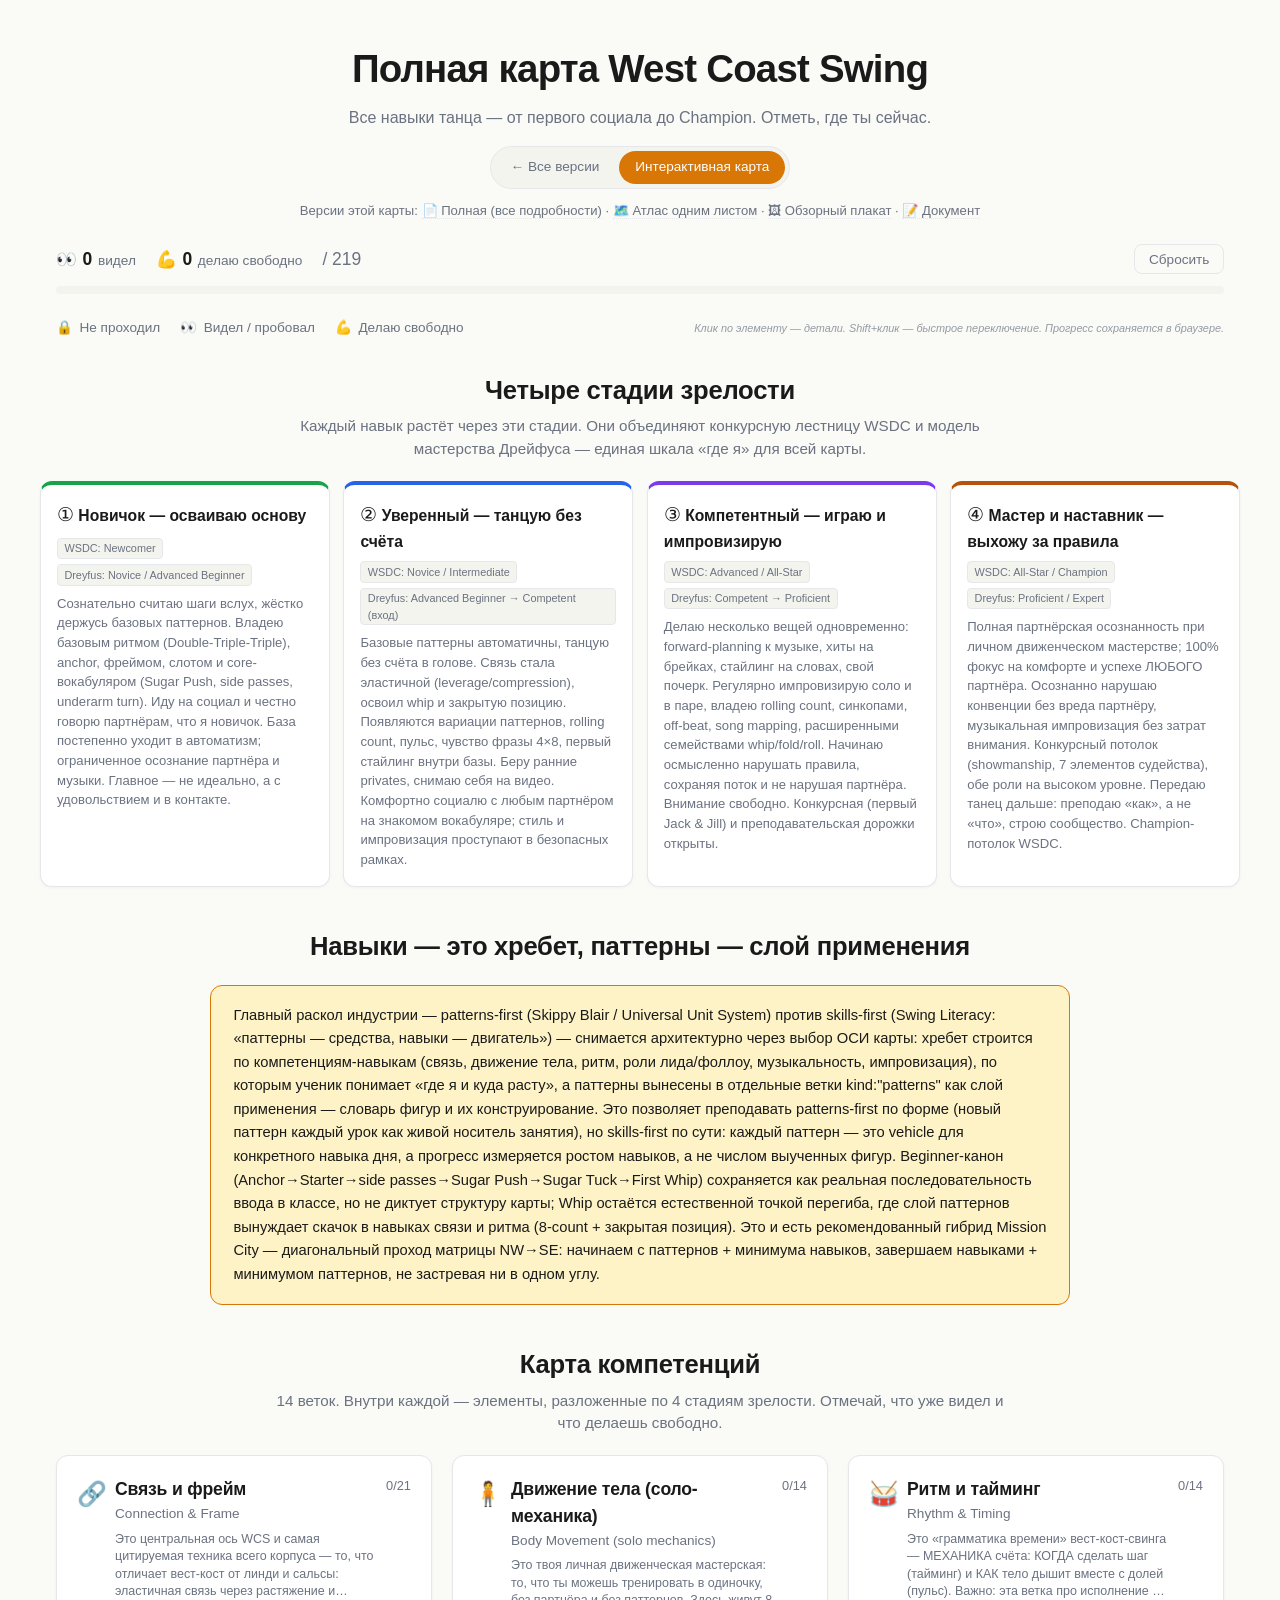
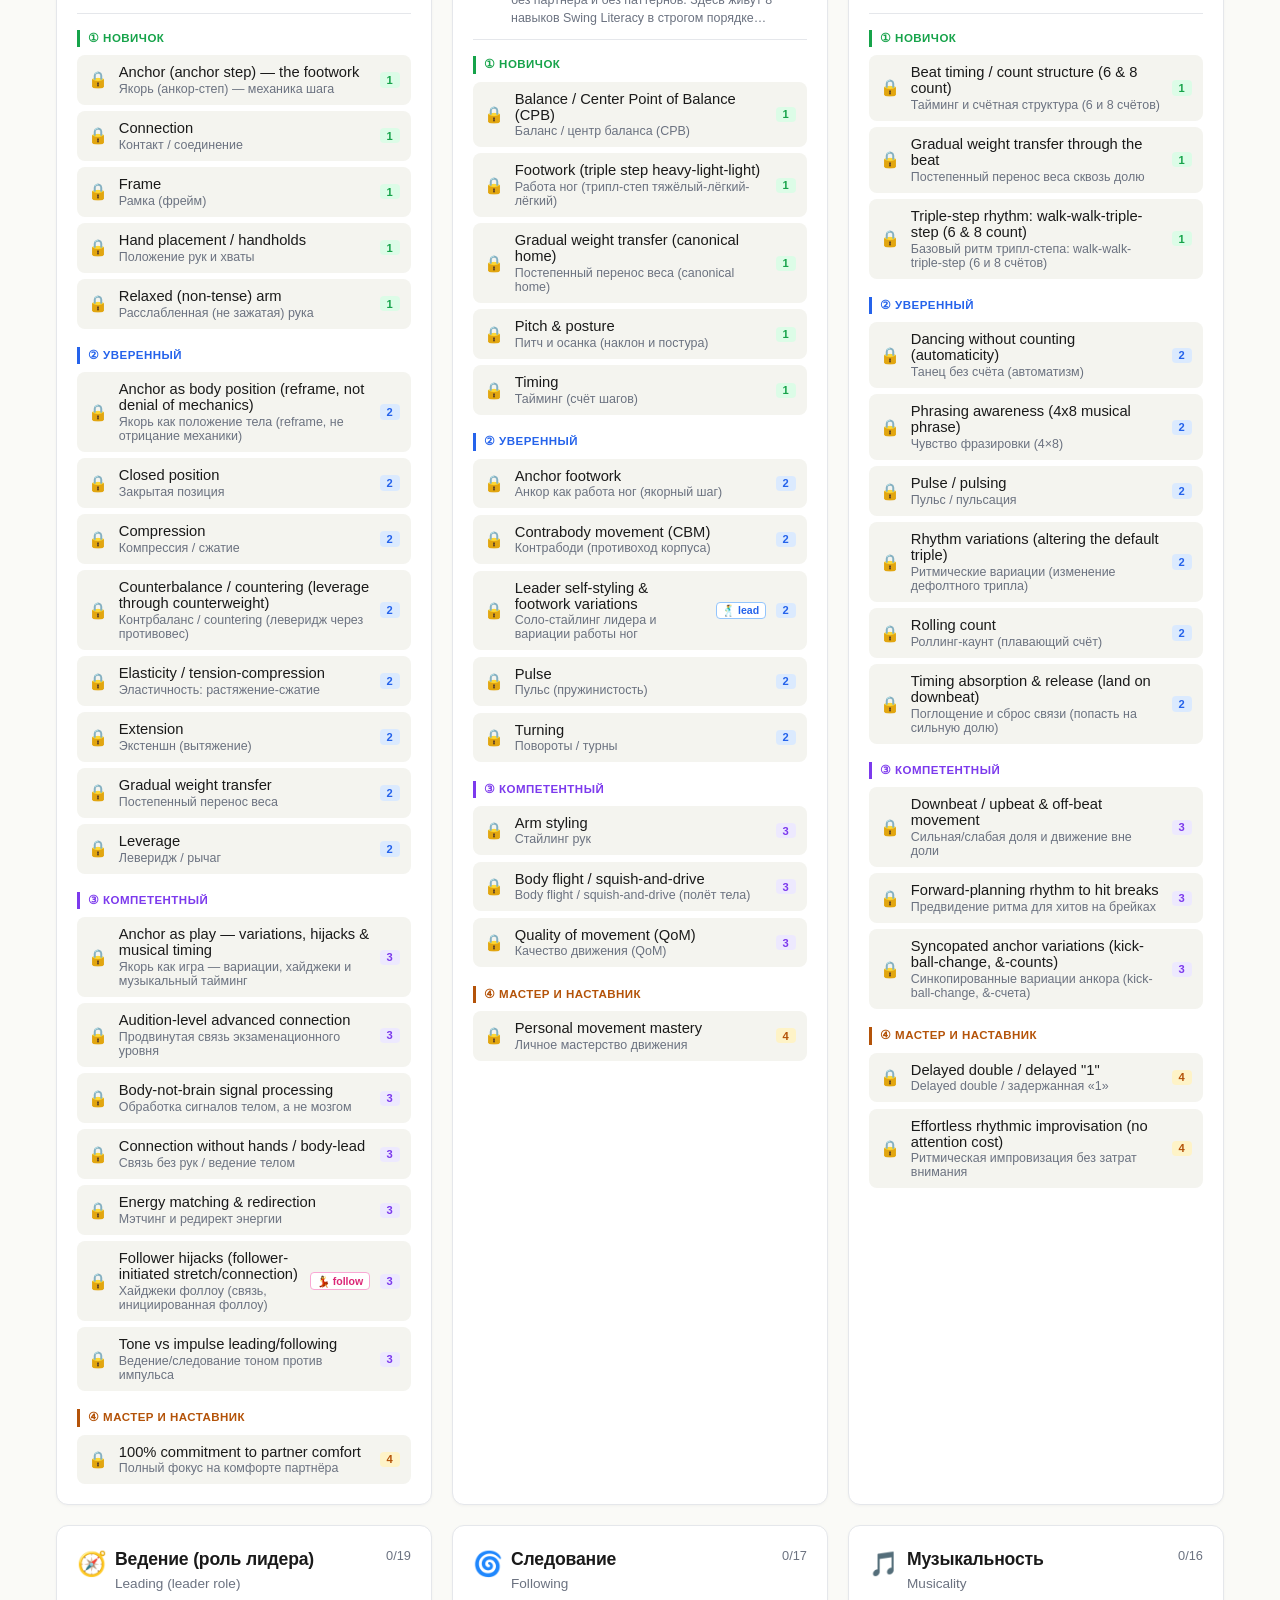
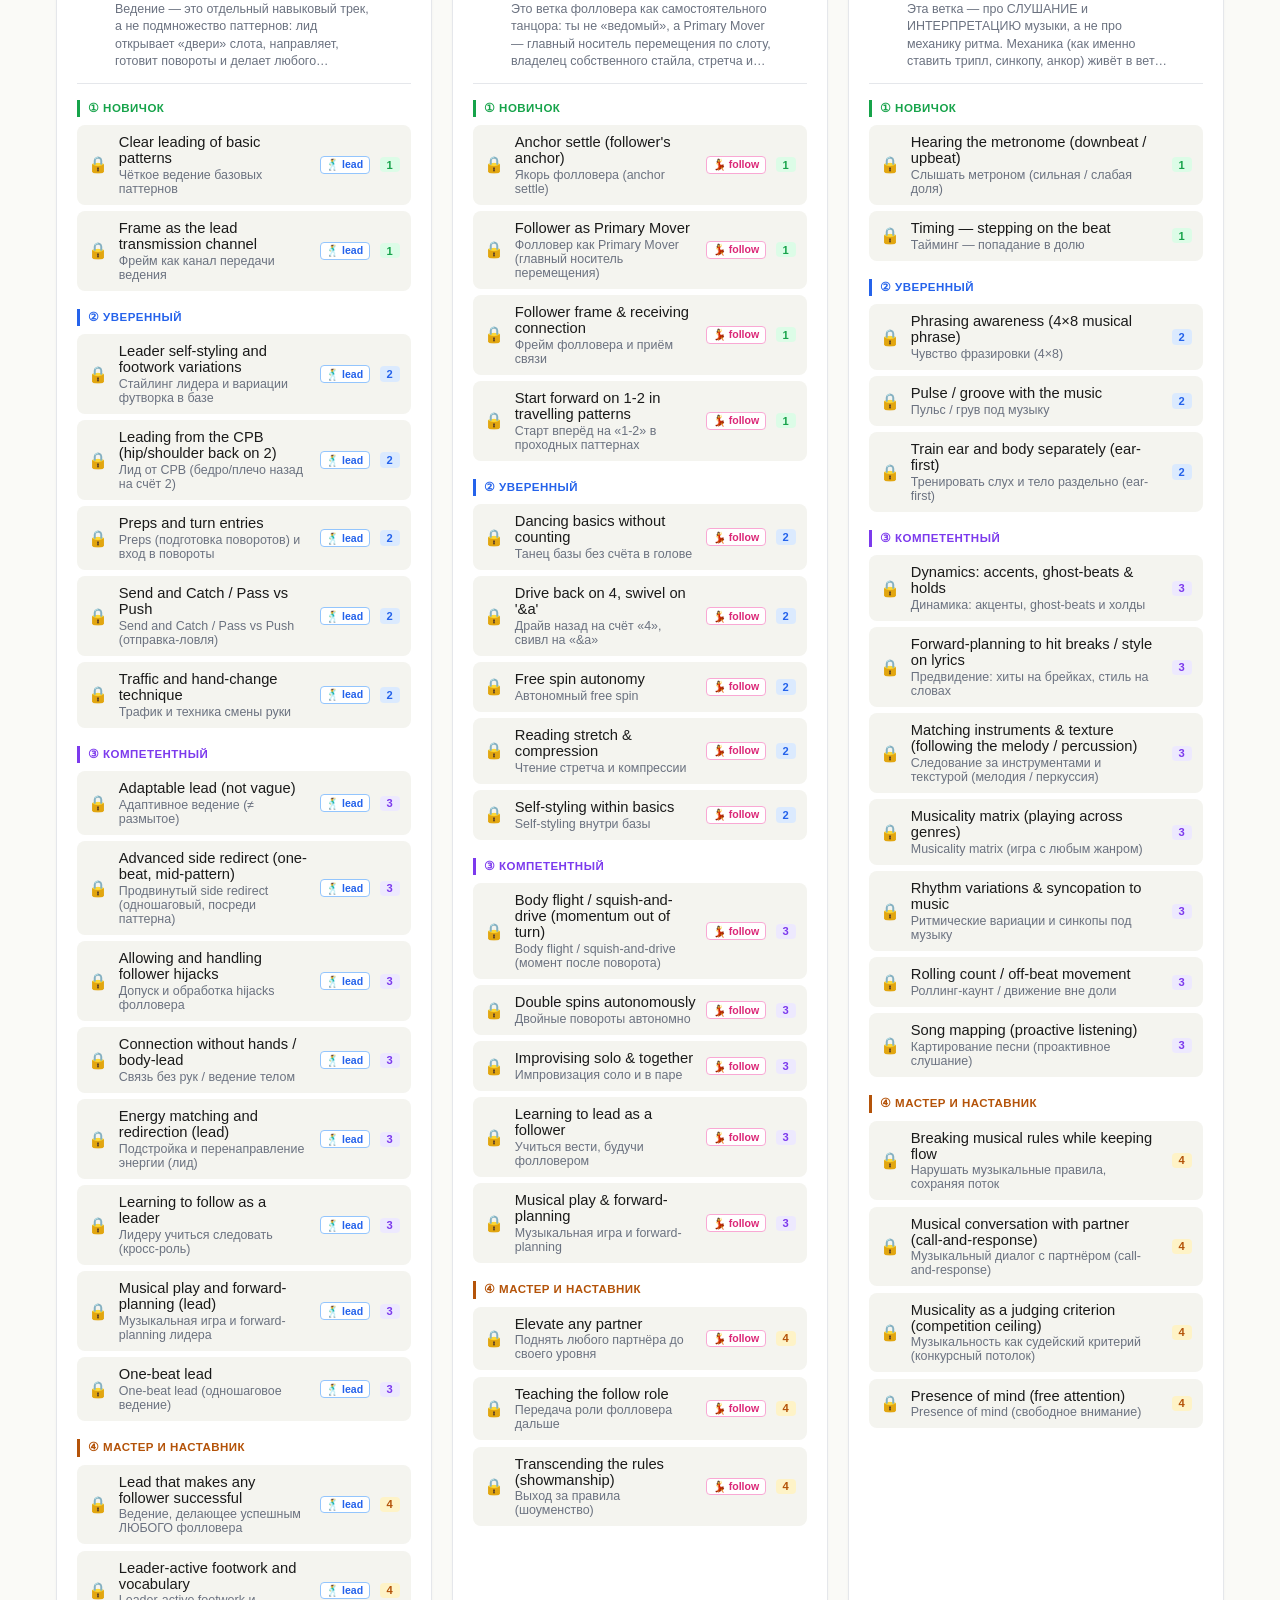
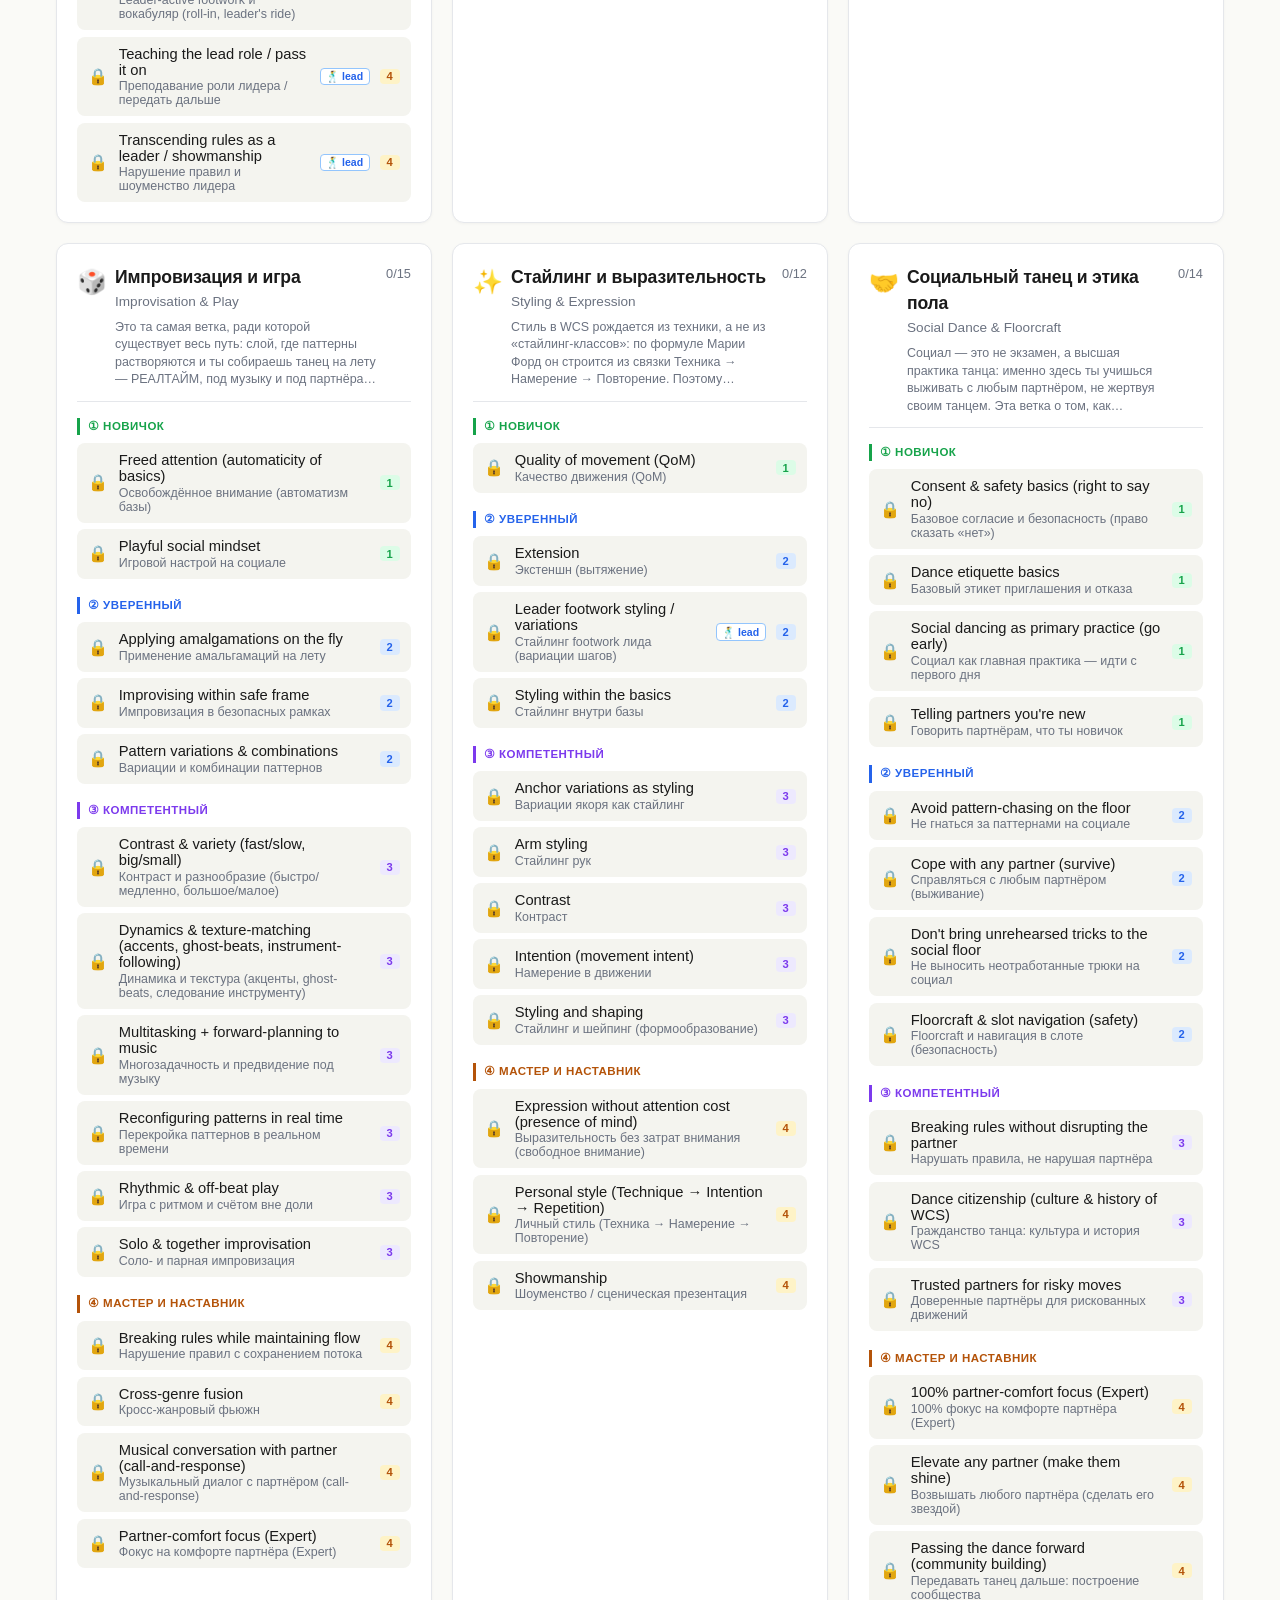
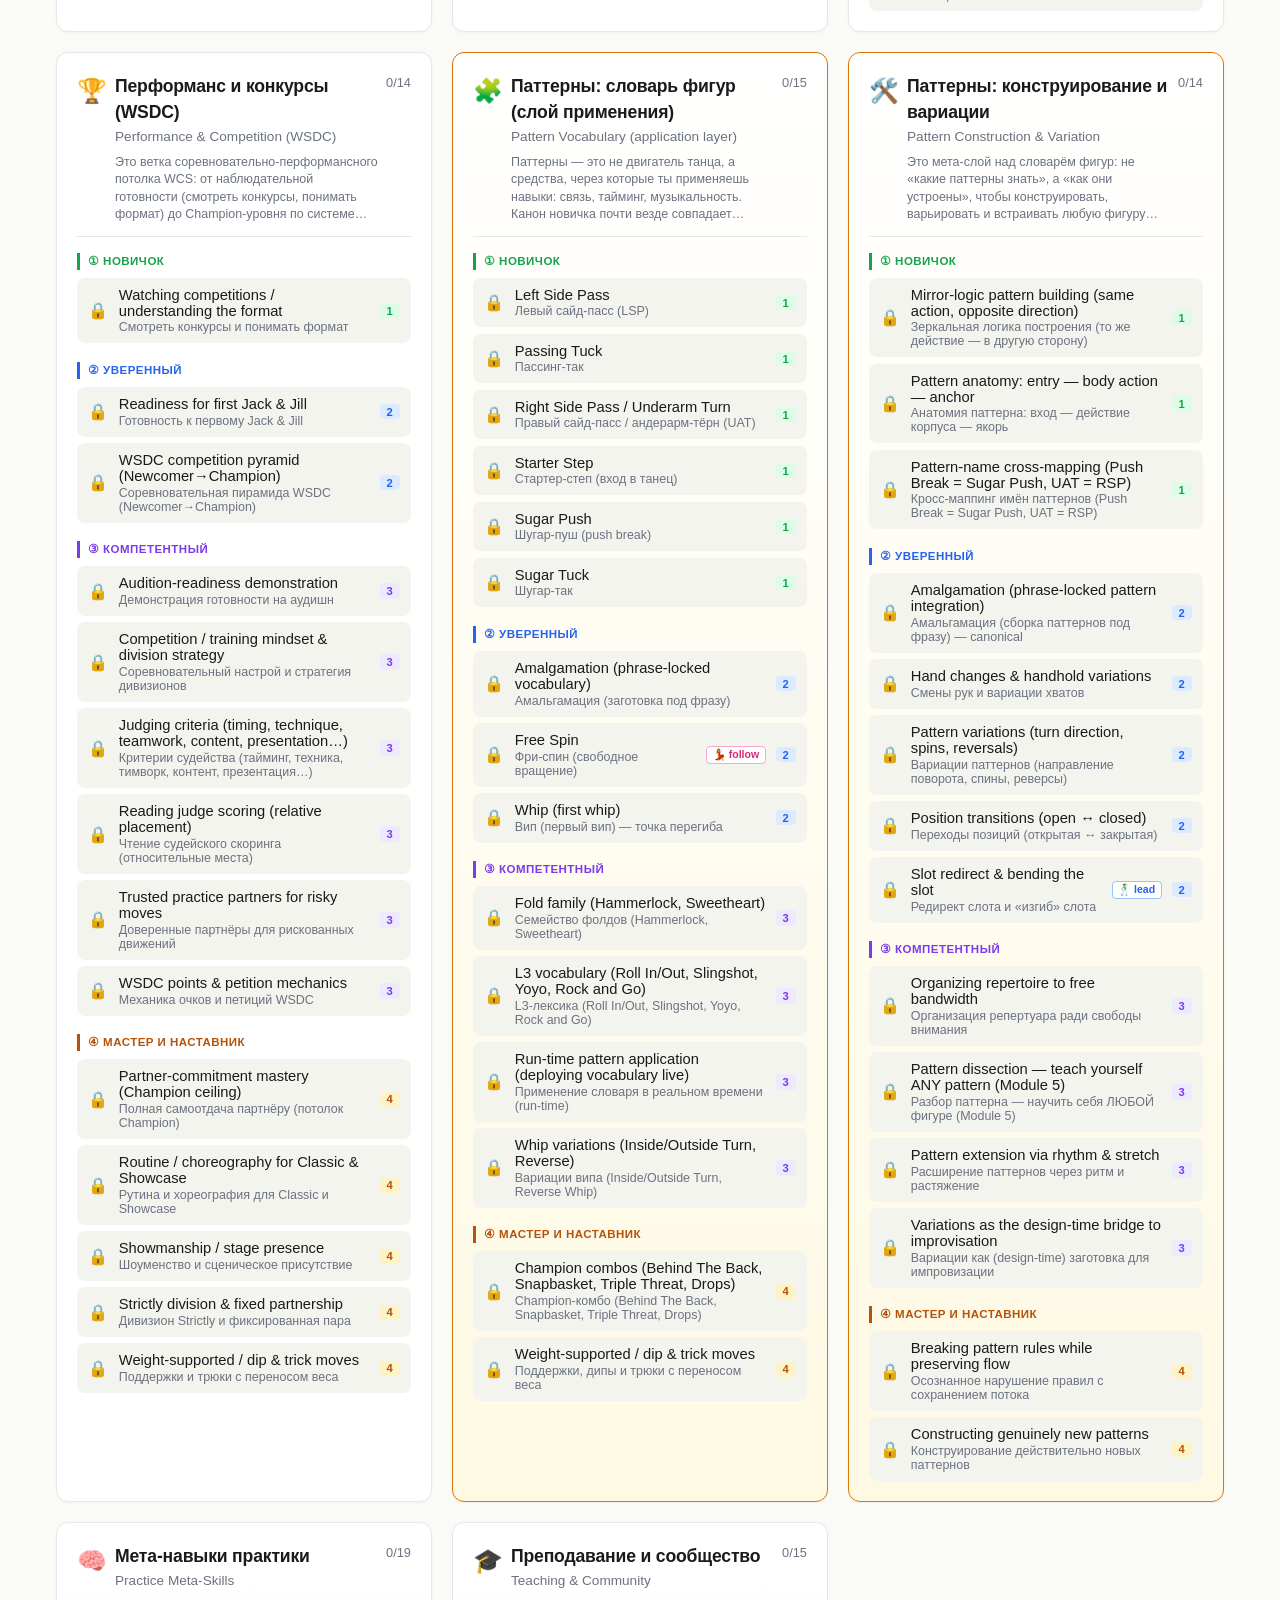
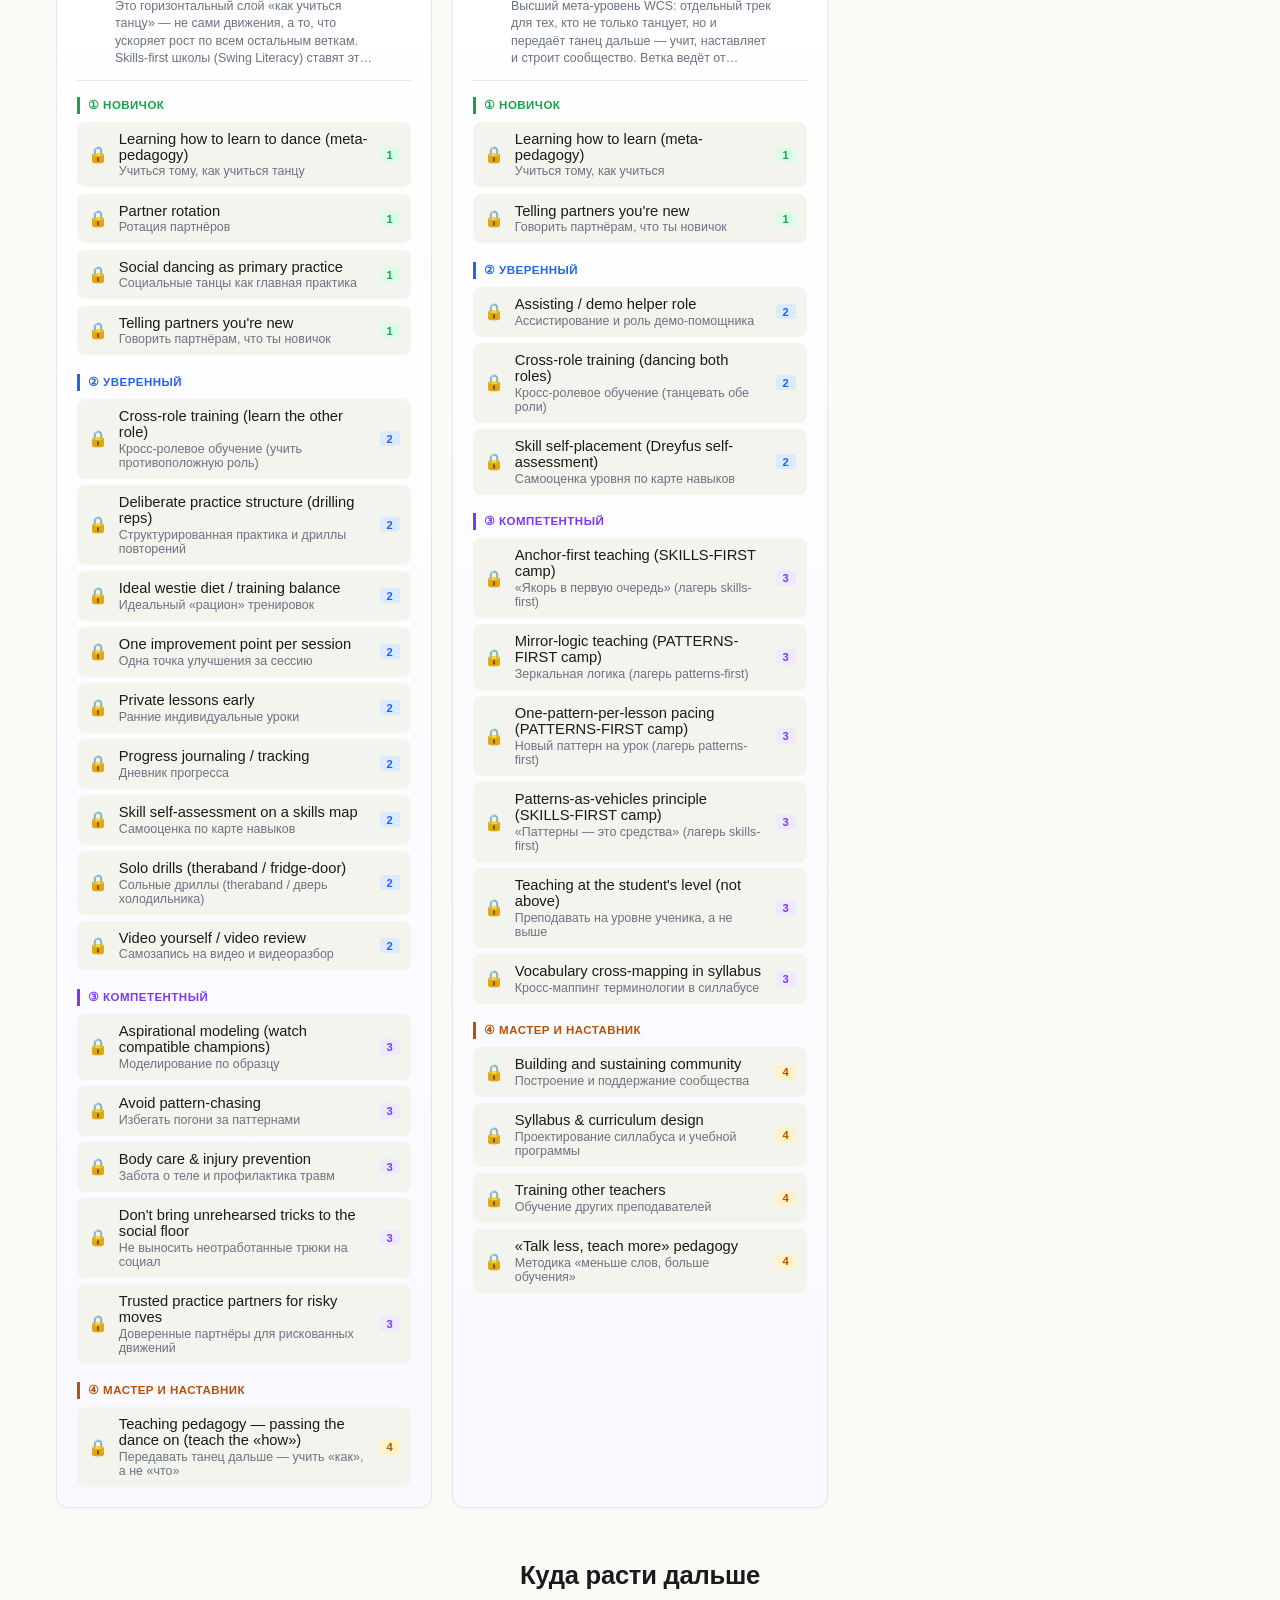
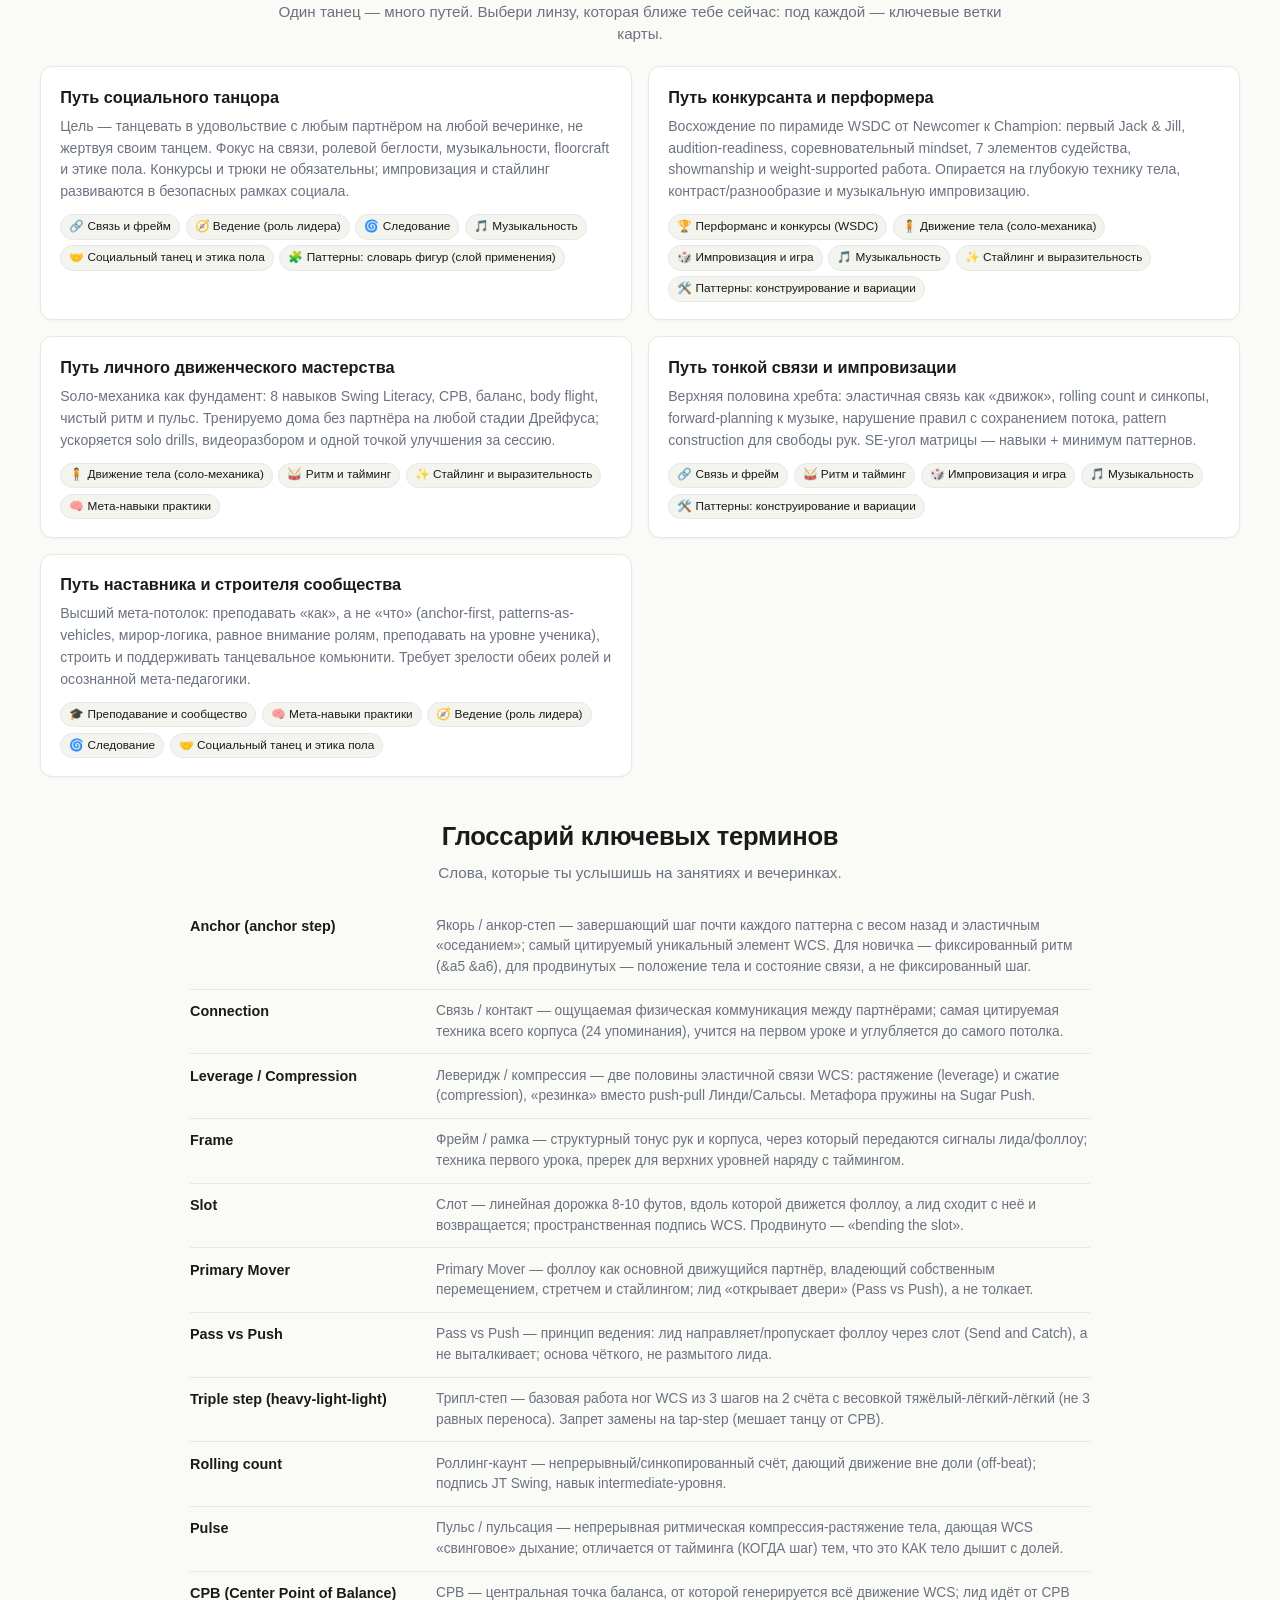
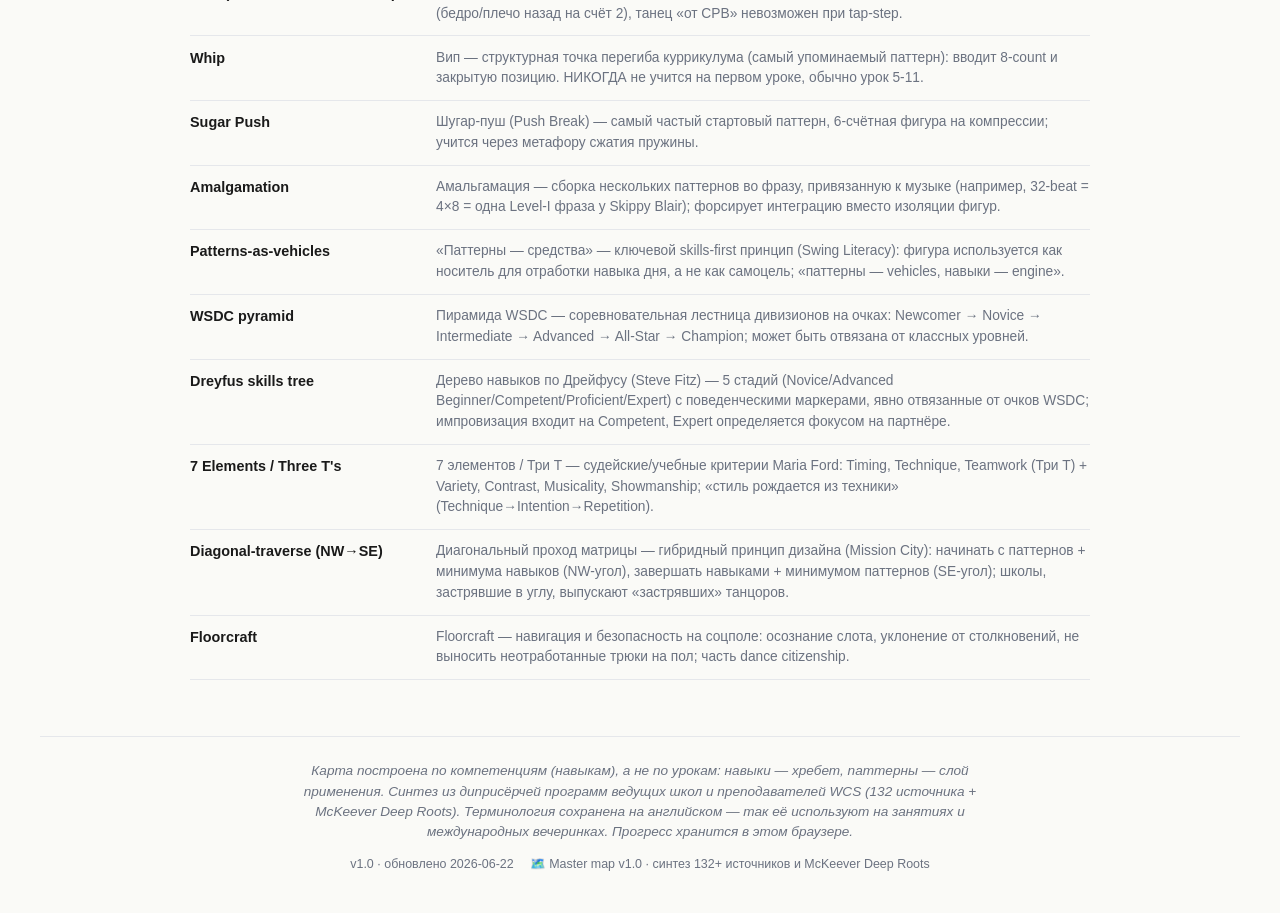
<file: master.html>
<!DOCTYPE html>
<html lang="ru">
<head>
  <meta charset="UTF-8">
  <meta name="robots" content="noindex, nofollow, noarchive">
  <meta name="viewport" content="width=device-width, initial-scale=1.0">
  <title>Полная карта West Coast Swing — WIY</title>
  <meta name="description" content="Полная карта навыков West Coast Swing — все компетенции от первого социала до Champion. Синтез из диприсёрчей ведущих школ и преподавателей.">
  <link rel="stylesheet" href="styles.css">
</head>
<body>
  <header class="site-header">
    <div class="container">
      <h1 id="page-title">Полная карта West Coast Swing</h1>
      <p id="page-subtitle" class="subtitle"></p>
      <nav class="map-switch">
        <a href="index.html" class="map-switch-link">← Все версии</a>
        <a href="master.html" class="map-switch-link active">Интерактивная карта</a>
      </nav>
      <p class="map-versions">Версии этой карты: <a href="master-full.html">📄 Полная (все подробности)</a> · <a href="master-atlas.svg">🗺️ Атлас одним листом</a> · <a href="master-poster.svg">🖼 Обзорный плакат</a> · <a href="MASTER-MAP.md">📝 Документ</a></p>
    </div>
  </header>

  <div class="progress-wrap container">
    <div class="progress-stats">
      <span class="stat">
        <span class="stat-icon">👀</span>
        <span class="stat-value" id="stat-seen">0</span>
        <span class="stat-label">видел</span>
      </span>
      <span class="stat">
        <span class="stat-icon">💪</span>
        <span class="stat-value" id="stat-confident">0</span>
        <span class="stat-label">делаю свободно</span>
      </span>
      <span class="stat stat-total">
        <span class="stat-value" id="stat-total">/&nbsp;0</span>
      </span>
      <button id="reset-btn" class="btn-reset" type="button" aria-label="Сбросить отметки">Сбросить</button>
    </div>
    <div class="progress-bar" role="progressbar" aria-label="Общий прогресс">
      <div class="progress-fill progress-confident" id="bar-confident"></div>
      <div class="progress-fill progress-seen" id="bar-seen"></div>
    </div>
  </div>

  <div class="legend container">
    <span class="legend-item">
      <span class="state-icon state-0">🔒</span>
      <span>Не проходил</span>
    </span>
    <span class="legend-item">
      <span class="state-icon state-1">👀</span>
      <span>Видел / пробовал</span>
    </span>
    <span class="legend-item">
      <span class="state-icon state-2">💪</span>
      <span>Делаю свободно</span>
    </span>
    <span class="legend-hint">Клик по элементу — детали. Shift+клик — быстрое переключение. Прогресс сохраняется в браузере.</span>
  </div>

  <!-- Maturity model: 4 stages -->
  <section class="section container">
    <div class="section-head">
      <h2>Четыре стадии зрелости</h2>
      <p>Каждый навык растёт через эти стадии. Они объединяют конкурсную лестницу WSDC и модель мастерства Дрейфуса — единая шкала «где я» для всей карты.</p>
    </div>
    <div id="maturity-legend" class="maturity-legend"></div>
  </section>

  <!-- Reconciliation callout -->
  <section class="section container">
    <div class="section-head">
      <h2>Навыки — это хребет, паттерны — слой применения</h2>
    </div>
    <div id="reconciliation" class="reconcile"></div>
  </section>

  <!-- Branches -->
  <div class="section-head container">
    <h2>Карта компетенций</h2>
    <p>14 веток. Внутри каждой — элементы, разложенные по 4 стадиям зрелости. Отмечай, что уже видел и что делаешь свободно.</p>
  </div>
  <main id="branches" class="branches container" aria-live="polite"></main>

  <!-- Directions -->
  <section class="section container">
    <div class="section-head">
      <h2>Куда расти дальше</h2>
      <p>Один танец — много путей. Выбери линзу, которая ближе тебе сейчас: под каждой — ключевые ветки карты.</p>
    </div>
    <div id="directions" class="directions"></div>
  </section>

  <!-- Glossary -->
  <section class="section container">
    <div class="section-head">
      <h2>Глоссарий ключевых терминов</h2>
      <p>Слова, которые ты услышишь на занятиях и вечеринках.</p>
    </div>
    <dl id="glossary" class="glossary"></dl>
  </section>

  <footer class="site-footer container">
    <p id="footer-note"></p>
    <p class="footer-meta">
      <span id="footer-version"></span>
      <span class="footer-link">🗺️ Master map v1.0 · синтез 132+ источников и McKeever Deep Roots</span>
    </p>
  </footer>

  <dialog id="item-modal" class="item-modal" aria-labelledby="modal-title">
    <article>
      <header class="modal-header">
        <h2 id="modal-title"></h2>
        <button id="modal-close" class="modal-close" type="button" aria-label="Закрыть">×</button>
      </header>
      <p id="modal-subtitle" class="modal-subtitle"></p>
      <p id="modal-description"></p>
      <div id="modal-why" class="modal-why" hidden>
        <h3>Зачем это</h3>
        <span id="modal-why-text"></span>
      </div>
      <div id="modal-trains" class="modal-trains" hidden>
        <h3>Тренирует навыки:</h3>
        <ul id="modal-trains-list"></ul>
      </div>
      <div id="modal-patterns" class="modal-patterns" hidden>
        <h3>Примеры паттернов:</h3>
        <ul id="modal-patterns-list"></ul>
      </div>
      <div id="modal-video" class="modal-video" hidden>
        <h3>Видео-референс</h3>
        <a id="modal-video-link" href="#" target="_blank" rel="noopener"></a>
      </div>
      <div class="modal-states">
        <button class="state-btn state-0" data-state="0">🔒 Не проходил</button>
        <button class="state-btn state-1" data-state="1">👀 Видел</button>
        <button class="state-btn state-2" data-state="2">💪 Свободно</button>
      </div>
    </article>
  </dialog>

  <script>
    window.SKILLS_DATA_URL = 'data-master.json';
    window.SKILLS_STORAGE_SUFFIX = 'master-v1';
  </script>
  <script src="script.js"></script>
</body>
</html>
</file>
<file: styles.css>
:root {
  --bg: #fafaf7;
  --surface: #ffffff;
  --surface-elev: #f4f4ef;
  --text: #1a1a1a;
  --text-muted: #6b7280;
  --border: #e5e7eb;
  --accent: #d97706;
  --accent-soft: #fef3c7;

  --state-0: #cbd5e1;
  --state-0-bg: #f1f5f9;
  --state-1: #3b82f6;
  --state-1-bg: #dbeafe;
  --state-2: #16a34a;
  --state-2-bg: #dcfce7;

  --radius: 12px;
  --radius-sm: 8px;
  --shadow-sm: 0 1px 3px rgba(0, 0, 0, 0.04);
  --shadow-md: 0 4px 12px rgba(0, 0, 0, 0.06);

  --font-sans: -apple-system, BlinkMacSystemFont, 'Segoe UI', Roboto, Oxygen, Ubuntu, sans-serif;
}

@media (prefers-color-scheme: dark) {
  :root {
    --bg: #0f172a;
    --surface: #1e293b;
    --surface-elev: #273449;
    --text: #f1f5f9;
    --text-muted: #94a3b8;
    --border: #334155;
    --accent: #f59e0b;
    --accent-soft: #422006;
    --state-0: #475569;
    --state-0-bg: #1e293b;
    --state-1: #60a5fa;
    --state-1-bg: #1e3a8a;
    --state-2: #4ade80;
    --state-2-bg: #14532d;
  }
}

* { box-sizing: border-box; }

html, body { margin: 0; padding: 0; }

body {
  font-family: var(--font-sans);
  background: var(--bg);
  color: var(--text);
  line-height: 1.5;
  -webkit-font-smoothing: antialiased;
}

.container {
  max-width: 1200px;
  margin: 0 auto;
  padding: 0 1rem;
}

.site-header {
  padding: 2.5rem 0 1.5rem;
  text-align: center;
}

.site-header h1 {
  font-size: clamp(1.6rem, 4vw, 2.4rem);
  margin: 0 0 0.5rem;
  letter-spacing: -0.02em;
}

.subtitle {
  margin: 0;
  color: var(--text-muted);
  font-size: 1rem;
}

/* Progress bar */
.progress-wrap {
  margin-bottom: 1.5rem;
}

.progress-stats {
  display: flex;
  align-items: center;
  gap: 1.25rem;
  flex-wrap: wrap;
  margin-bottom: 0.75rem;
}

.stat {
  display: inline-flex;
  align-items: baseline;
  gap: 0.35rem;
  font-size: 0.95rem;
}

.stat-icon { font-size: 1.1em; }
.stat-value { font-weight: 700; font-size: 1.15em; }
.stat-label { color: var(--text-muted); font-size: 0.9em; }
.stat-total .stat-value { color: var(--text-muted); font-weight: 500; }

.btn-reset {
  margin-left: auto;
  padding: 0.4rem 0.85rem;
  background: transparent;
  border: 1px solid var(--border);
  color: var(--text-muted);
  border-radius: var(--radius-sm);
  cursor: pointer;
  font-size: 0.85rem;
  transition: all 0.15s ease;
}

.btn-reset:hover {
  color: var(--text);
  border-color: var(--text-muted);
}

.progress-bar {
  position: relative;
  height: 8px;
  background: var(--surface-elev);
  border-radius: 999px;
  overflow: hidden;
}

.progress-fill {
  position: absolute;
  top: 0;
  left: 0;
  height: 100%;
  border-radius: 999px;
  transition: width 0.3s ease;
}

.progress-seen { background: var(--state-1); z-index: 1; }
.progress-confident { background: var(--state-2); z-index: 2; }

/* Legend */
.legend {
  display: flex;
  flex-wrap: wrap;
  align-items: center;
  gap: 0.75rem 1.25rem;
  margin-bottom: 2rem;
  font-size: 0.85rem;
  color: var(--text-muted);
}

.legend-item {
  display: inline-flex;
  align-items: center;
  gap: 0.4rem;
}

.state-icon {
  font-size: 1em;
  display: inline-block;
}

.legend-hint {
  margin-left: auto;
  font-style: italic;
  font-size: 0.8em;
  opacity: 0.7;
}

/* Branches grid */
.branches {
  display: grid;
  grid-template-columns: 1fr;
  gap: 1.25rem;
  padding-bottom: 3rem;
}

@media (min-width: 700px) {
  .branches { grid-template-columns: repeat(2, 1fr); }
}

@media (min-width: 1100px) {
  .branches { grid-template-columns: repeat(3, 1fr); }
}

.branch {
  background: var(--surface);
  border: 1px solid var(--border);
  border-radius: var(--radius);
  padding: 1.25rem;
  box-shadow: var(--shadow-sm);
  transition: box-shadow 0.2s ease;
}

.branch:hover { box-shadow: var(--shadow-md); }

.branch.branch-patterns {
  background: linear-gradient(180deg, var(--surface) 0%, var(--accent-soft) 200%);
  border-color: var(--accent);
}

.branch-header {
  display: flex;
  align-items: flex-start;
  gap: 0.5rem;
  margin-bottom: 1rem;
  padding-bottom: 0.75rem;
  border-bottom: 1px solid var(--border);
}

.branch-icon { font-size: 1.5rem; flex-shrink: 0; }
.branch-title-wrap { flex: 1; }
.branch-title {
  margin: 0;
  font-size: 1.1rem;
  font-weight: 600;
  letter-spacing: -0.01em;
}
.branch-subtitle {
  margin: 0.1rem 0 0;
  color: var(--text-muted);
  font-size: 0.85rem;
}
.branch-progress {
  font-size: 0.8rem;
  color: var(--text-muted);
  font-variant-numeric: tabular-nums;
}

.items {
  display: flex;
  flex-direction: column;
  gap: 0.4rem;
}

.item {
  display: flex;
  align-items: center;
  gap: 0.65rem;
  padding: 0.5rem 0.65rem;
  background: var(--surface-elev);
  border: 1px solid transparent;
  border-radius: var(--radius-sm);
  cursor: pointer;
  transition: all 0.15s ease;
  text-align: left;
  width: 100%;
  font-family: inherit;
  color: inherit;
  font-size: 0.92rem;
}

.item:hover {
  border-color: var(--border);
  transform: translateX(2px);
}

.item:focus-visible {
  outline: 2px solid var(--accent);
  outline-offset: 1px;
}

.item-state-icon {
  font-size: 1rem;
  flex-shrink: 0;
}

.item-name {
  flex: 1;
  font-weight: 500;
}

.item-name-ru {
  display: block;
  font-size: 0.78rem;
  color: var(--text-muted);
  font-weight: 400;
  margin-top: 0.1rem;
}

.item-level {
  font-size: 0.7rem;
  padding: 0.1rem 0.4rem;
  border-radius: 4px;
  background: var(--border);
  color: var(--text-muted);
  font-weight: 600;
  letter-spacing: 0.04em;
  flex-shrink: 0;
}

.item-level.level-L2,
.item-level.level-BegPlus {
  background: var(--accent-soft);
  color: var(--accent);
}

.item-level.level-Int {
  background: #ede9fe;
  color: #7c3aed;
}

.item-level.level-Adv {
  background: #fee2e2;
  color: #dc2626;
}

.item-level.level-Core {
  background: #d1fae5;
  color: #059669;
}

@media (prefers-color-scheme: dark) {
  .item-level.level-Int { background: #4c1d95; color: #c4b5fd; }
  .item-level.level-Adv { background: #7f1d1d; color: #fca5a5; }
  .item-level.level-Core { background: #064e3b; color: #6ee7b7; }
}

/* Map switcher nav */
.map-switch {
  display: inline-flex;
  gap: 0.25rem;
  margin-top: 1rem;
  padding: 0.25rem;
  background: var(--surface-elev);
  border-radius: 999px;
  border: 1px solid var(--border);
}

.map-switch-link {
  padding: 0.4rem 1rem;
  border-radius: 999px;
  text-decoration: none;
  color: var(--text-muted);
  font-size: 0.85rem;
  font-weight: 500;
  transition: all 0.15s ease;
}

.map-switch-link:hover { color: var(--text); }

.map-switch-link.active {
  background: var(--accent);
  color: #fff;
}

.map-versions {
  margin: 0.75rem 0 0;
  font-size: 0.82rem;
  color: var(--text-muted);
}
.map-versions a {
  color: var(--text-muted);
  text-decoration: none;
  border-bottom: 1px dotted var(--border);
}
.map-versions a:hover { color: var(--accent); border-bottom-color: var(--accent); }

.item.state-1 .item-name { color: var(--state-1); }
.item.state-1 { background: var(--state-1-bg); }

.item.state-2 .item-name { color: var(--state-2); font-weight: 600; }
.item.state-2 { background: var(--state-2-bg); }

/* Footer */
.site-footer {
  padding: 1.5rem 1rem 2.5rem;
  text-align: center;
  border-top: 1px solid var(--border);
  margin-top: 1rem;
  color: var(--text-muted);
  font-size: 0.85rem;
}

#footer-note {
  max-width: 700px;
  margin: 0 auto 0.75rem;
  font-style: italic;
}

.footer-meta {
  display: flex;
  justify-content: center;
  gap: 1rem;
  margin: 0;
  font-size: 0.78rem;
}

.footer-link {
  color: var(--text-muted);
  text-decoration: none;
}

.footer-link:hover { color: var(--accent); }

/* Modal */
.item-modal {
  border: 1px solid var(--border);
  border-radius: var(--radius);
  padding: 0;
  max-width: 540px;
  width: calc(100% - 2rem);
  background: var(--surface);
  color: var(--text);
  box-shadow: 0 25px 50px rgba(0, 0, 0, 0.25);
}

.item-modal::backdrop {
  background: rgba(0, 0, 0, 0.5);
  backdrop-filter: blur(2px);
}

.item-modal article {
  padding: 1.5rem;
}

.modal-header {
  display: flex;
  justify-content: space-between;
  align-items: flex-start;
  gap: 1rem;
  margin-bottom: 0.5rem;
}

.modal-header h2 {
  margin: 0;
  font-size: 1.3rem;
  letter-spacing: -0.01em;
}

.modal-close {
  background: transparent;
  border: none;
  font-size: 1.8rem;
  line-height: 1;
  cursor: pointer;
  color: var(--text-muted);
  padding: 0;
  width: 32px;
  height: 32px;
  flex-shrink: 0;
}

.modal-close:hover { color: var(--text); }

.modal-subtitle {
  color: var(--text-muted);
  font-size: 0.9rem;
  margin: 0 0 1rem;
}

#modal-description {
  margin: 0 0 1.25rem;
  line-height: 1.6;
}

.modal-trains {
  margin-bottom: 1.25rem;
  padding: 0.75rem 1rem;
  background: var(--surface-elev);
  border-radius: var(--radius-sm);
}

.modal-trains h3 {
  margin: 0 0 0.4rem;
  font-size: 0.85rem;
  color: var(--text-muted);
  text-transform: uppercase;
  letter-spacing: 0.05em;
}

.modal-trains ul {
  margin: 0;
  padding-left: 1.2rem;
}

.modal-trains li {
  font-size: 0.9rem;
  margin-bottom: 0.2rem;
}

.modal-video {
  margin-bottom: 1.25rem;
}

.modal-video h3 {
  margin: 0 0 0.4rem;
  font-size: 0.85rem;
  color: var(--text-muted);
  text-transform: uppercase;
  letter-spacing: 0.05em;
}

.modal-video a {
  display: inline-flex;
  align-items: center;
  gap: 0.4rem;
  padding: 0.5rem 0.85rem;
  background: var(--accent-soft);
  color: var(--accent);
  text-decoration: none;
  border-radius: var(--radius-sm);
  font-size: 0.9rem;
  font-weight: 500;
}

.modal-video a::before {
  content: '📹';
}

.modal-video a:hover {
  background: var(--accent);
  color: #fff;
}

.modal-states {
  display: grid;
  grid-template-columns: repeat(3, 1fr);
  gap: 0.5rem;
  padding-top: 1rem;
  border-top: 1px solid var(--border);
}

.state-btn {
  padding: 0.75rem 0.5rem;
  border: 2px solid var(--border);
  border-radius: var(--radius-sm);
  background: var(--surface-elev);
  color: var(--text);
  font-size: 0.85rem;
  font-family: inherit;
  cursor: pointer;
  transition: all 0.15s ease;
  text-align: center;
}

.state-btn:hover { border-color: var(--text-muted); }

.state-btn.active.state-0 { background: var(--state-0-bg); border-color: var(--state-0); }
.state-btn.active.state-1 { background: var(--state-1-bg); border-color: var(--state-1); color: var(--state-1); font-weight: 600; }
.state-btn.active.state-2 { background: var(--state-2-bg); border-color: var(--state-2); color: var(--state-2); font-weight: 600; }

/* ===================================================================
   Master map additions (maturity stages, roles, directions, glossary)
   Backward-compatible: only used by master.html / data-master.json
   =================================================================== */

/* Maturity-stage badge ramp: green (newcomer) → blue → purple → gold (champion) */
.item-level.level-s1 { background: #dcfce7; color: #16a34a; }
.item-level.level-s2 { background: #dbeafe; color: #2563eb; }
.item-level.level-s3 { background: #ede9fe; color: #7c3aed; }
.item-level.level-s4 { background: #fef3c7; color: #b45309; }

@media (prefers-color-scheme: dark) {
  .item-level.level-s1 { background: #064e3b; color: #6ee7b7; }
  .item-level.level-s2 { background: #1e3a8a; color: #93c5fd; }
  .item-level.level-s3 { background: #4c1d95; color: #c4b5fd; }
  .item-level.level-s4 { background: #422006; color: #fcd34d; }
}

/* Stage group headers inside a branch */
.stage-group-header {
  font-size: 0.72rem;
  font-weight: 700;
  text-transform: uppercase;
  letter-spacing: 0.04em;
  color: var(--text-muted);
  margin: 0.75rem 0 0.1rem;
  padding-left: 0.5rem;
  border-left: 3px solid var(--border);
}
.stage-group-header:first-child { margin-top: 0; }
.stage-group-header.stage-s1 { border-left-color: #16a34a; color: #16a34a; }
.stage-group-header.stage-s2 { border-left-color: #2563eb; color: #2563eb; }
.stage-group-header.stage-s3 { border-left-color: #7c3aed; color: #7c3aed; }
.stage-group-header.stage-s4 { border-left-color: #b45309; color: #b45309; }

@media (prefers-color-scheme: dark) {
  .stage-group-header.stage-s1 { border-left-color: #6ee7b7; color: #6ee7b7; }
  .stage-group-header.stage-s2 { border-left-color: #93c5fd; color: #93c5fd; }
  .stage-group-header.stage-s3 { border-left-color: #c4b5fd; color: #c4b5fd; }
  .stage-group-header.stage-s4 { border-left-color: #fcd34d; color: #fcd34d; }
}

/* Role chip on role-specific items */
.item-role {
  font-size: 0.66rem;
  padding: 0.08rem 0.35rem;
  border-radius: 4px;
  font-weight: 600;
  white-space: nowrap;
  flex-shrink: 0;
  background: var(--surface);
  border: 1px solid var(--border);
  color: var(--text-muted);
}
.item-role.role-lead { color: #2563eb; border-color: #93c5fd; }
.item-role.role-follow { color: #db2777; border-color: #f9a8d4; }
@media (prefers-color-scheme: dark) {
  .item-role.role-lead { color: #93c5fd; border-color: #1e3a8a; }
  .item-role.role-follow { color: #f9a8d4; border-color: #831843; }
}

/* Branch intro line */
.branch-intro {
  margin: 0.4rem 0 0;
  font-size: 0.78rem;
  line-height: 1.4;
  color: var(--text-muted);
  display: -webkit-box;
  -webkit-line-clamp: 4;
  -webkit-box-orient: vertical;
  overflow: hidden;
}

.branch.branch-meta {
  background: linear-gradient(180deg, var(--surface) 0%, #ede9fe 320%);
}
@media (prefers-color-scheme: dark) {
  .branch.branch-meta { background: linear-gradient(180deg, var(--surface) 0%, #3b0764 360%); }
}

/* Section blocks on master page */
.section { padding: 0 0 2.5rem; }
.section-head {
  text-align: center;
  margin: 0 auto 1.25rem;
  max-width: 760px;
}
.section-head h2 {
  font-size: clamp(1.2rem, 3vw, 1.6rem);
  margin: 0 0 0.4rem;
  letter-spacing: -0.01em;
}
.section-head p { margin: 0; color: var(--text-muted); font-size: 0.95rem; }

/* Maturity legend */
.maturity-legend {
  display: grid;
  grid-template-columns: 1fr;
  gap: 0.85rem;
}
@media (min-width: 760px) {
  .maturity-legend { grid-template-columns: repeat(2, 1fr); }
}
@media (min-width: 1100px) {
  .maturity-legend { grid-template-columns: repeat(4, 1fr); }
}
.maturity-card {
  background: var(--surface);
  border: 1px solid var(--border);
  border-top: 4px solid var(--border);
  border-radius: var(--radius);
  padding: 1rem;
  box-shadow: var(--shadow-sm);
}
.maturity-card.stage-s1 { border-top-color: #16a34a; }
.maturity-card.stage-s2 { border-top-color: #2563eb; }
.maturity-card.stage-s3 { border-top-color: #7c3aed; }
.maturity-card.stage-s4 { border-top-color: #b45309; }
.maturity-card-head { font-size: 0.98rem; margin-bottom: 0.5rem; }
.maturity-num { font-size: 1.2rem; }
.maturity-tags { display: flex; flex-wrap: wrap; gap: 0.3rem; margin-bottom: 0.5rem; }
.mini-tag {
  font-size: 0.68rem;
  padding: 0.1rem 0.4rem;
  border-radius: 4px;
  background: var(--surface-elev);
  color: var(--text-muted);
  border: 1px solid var(--border);
}
.maturity-desc { margin: 0; font-size: 0.82rem; line-height: 1.5; color: var(--text-muted); }

/* Reconciliation callout */
.reconcile {
  max-width: 860px;
  margin: 0 auto;
  background: var(--accent-soft);
  border: 1px solid var(--accent);
  border-radius: var(--radius);
  padding: 1.1rem 1.4rem;
  font-size: 0.92rem;
  line-height: 1.6;
}

/* Directions ("where to grow") */
.directions {
  display: grid;
  grid-template-columns: 1fr;
  gap: 1rem;
}
@media (min-width: 760px) {
  .directions { grid-template-columns: repeat(2, 1fr); }
}
.direction-card {
  background: var(--surface);
  border: 1px solid var(--border);
  border-radius: var(--radius);
  padding: 1.1rem 1.2rem;
  box-shadow: var(--shadow-sm);
}
.direction-card h3 { margin: 0 0 0.4rem; font-size: 1.02rem; }
.direction-card p { margin: 0 0 0.7rem; font-size: 0.88rem; line-height: 1.55; color: var(--text-muted); }
.direction-branches { display: flex; flex-wrap: wrap; gap: 0.35rem; }
.direction-chip {
  font-size: 0.74rem;
  padding: 0.18rem 0.5rem;
  border-radius: 999px;
  background: var(--surface-elev);
  border: 1px solid var(--border);
  color: var(--text);
}

/* Glossary */
.glossary { max-width: 900px; margin: 0 auto; }
.glossary-row {
  display: grid;
  grid-template-columns: 1fr;
  gap: 0.15rem;
  padding: 0.7rem 0;
  border-bottom: 1px solid var(--border);
}
@media (min-width: 760px) {
  .glossary-row { grid-template-columns: 230px 1fr; gap: 1rem; }
}
.glossary-row dt { font-weight: 700; font-size: 0.9rem; }
.glossary-row dd { margin: 0; font-size: 0.86rem; line-height: 1.5; color: var(--text-muted); }

/* Modal: why + patterns blocks */
.modal-why {
  margin-bottom: 1rem;
  padding: 0.7rem 1rem;
  background: var(--accent-soft);
  border-radius: var(--radius-sm);
  font-size: 0.9rem;
  line-height: 1.5;
}
.modal-why h3 {
  margin: 0 0 0.3rem;
  font-size: 0.78rem;
  color: var(--accent);
  text-transform: uppercase;
  letter-spacing: 0.05em;
}
.modal-patterns { margin-bottom: 1.25rem; }
.modal-patterns h3 {
  margin: 0 0 0.4rem;
  font-size: 0.85rem;
  color: var(--text-muted);
  text-transform: uppercase;
  letter-spacing: 0.05em;
}
.modal-patterns ul { margin: 0; padding-left: 1.2rem; }
.modal-patterns li { font-size: 0.88rem; margin-bottom: 0.2rem; }
</file>
